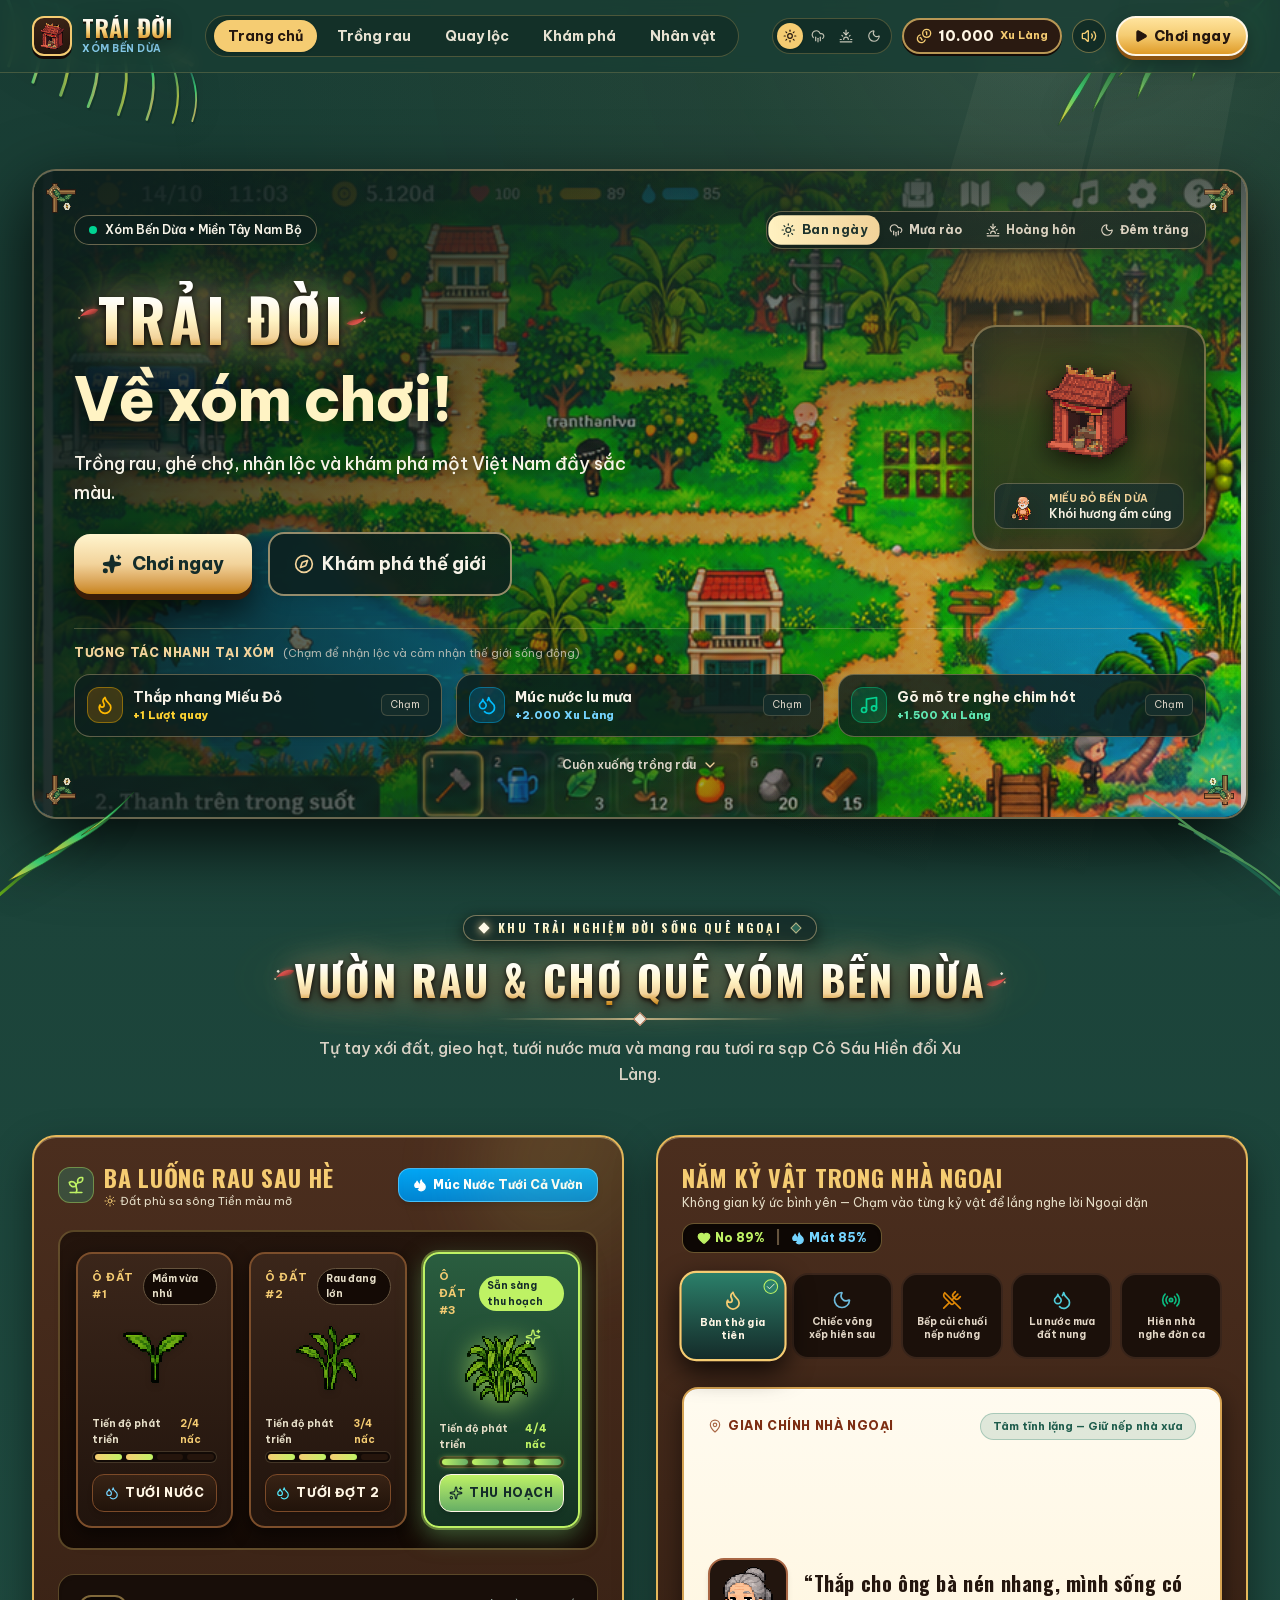
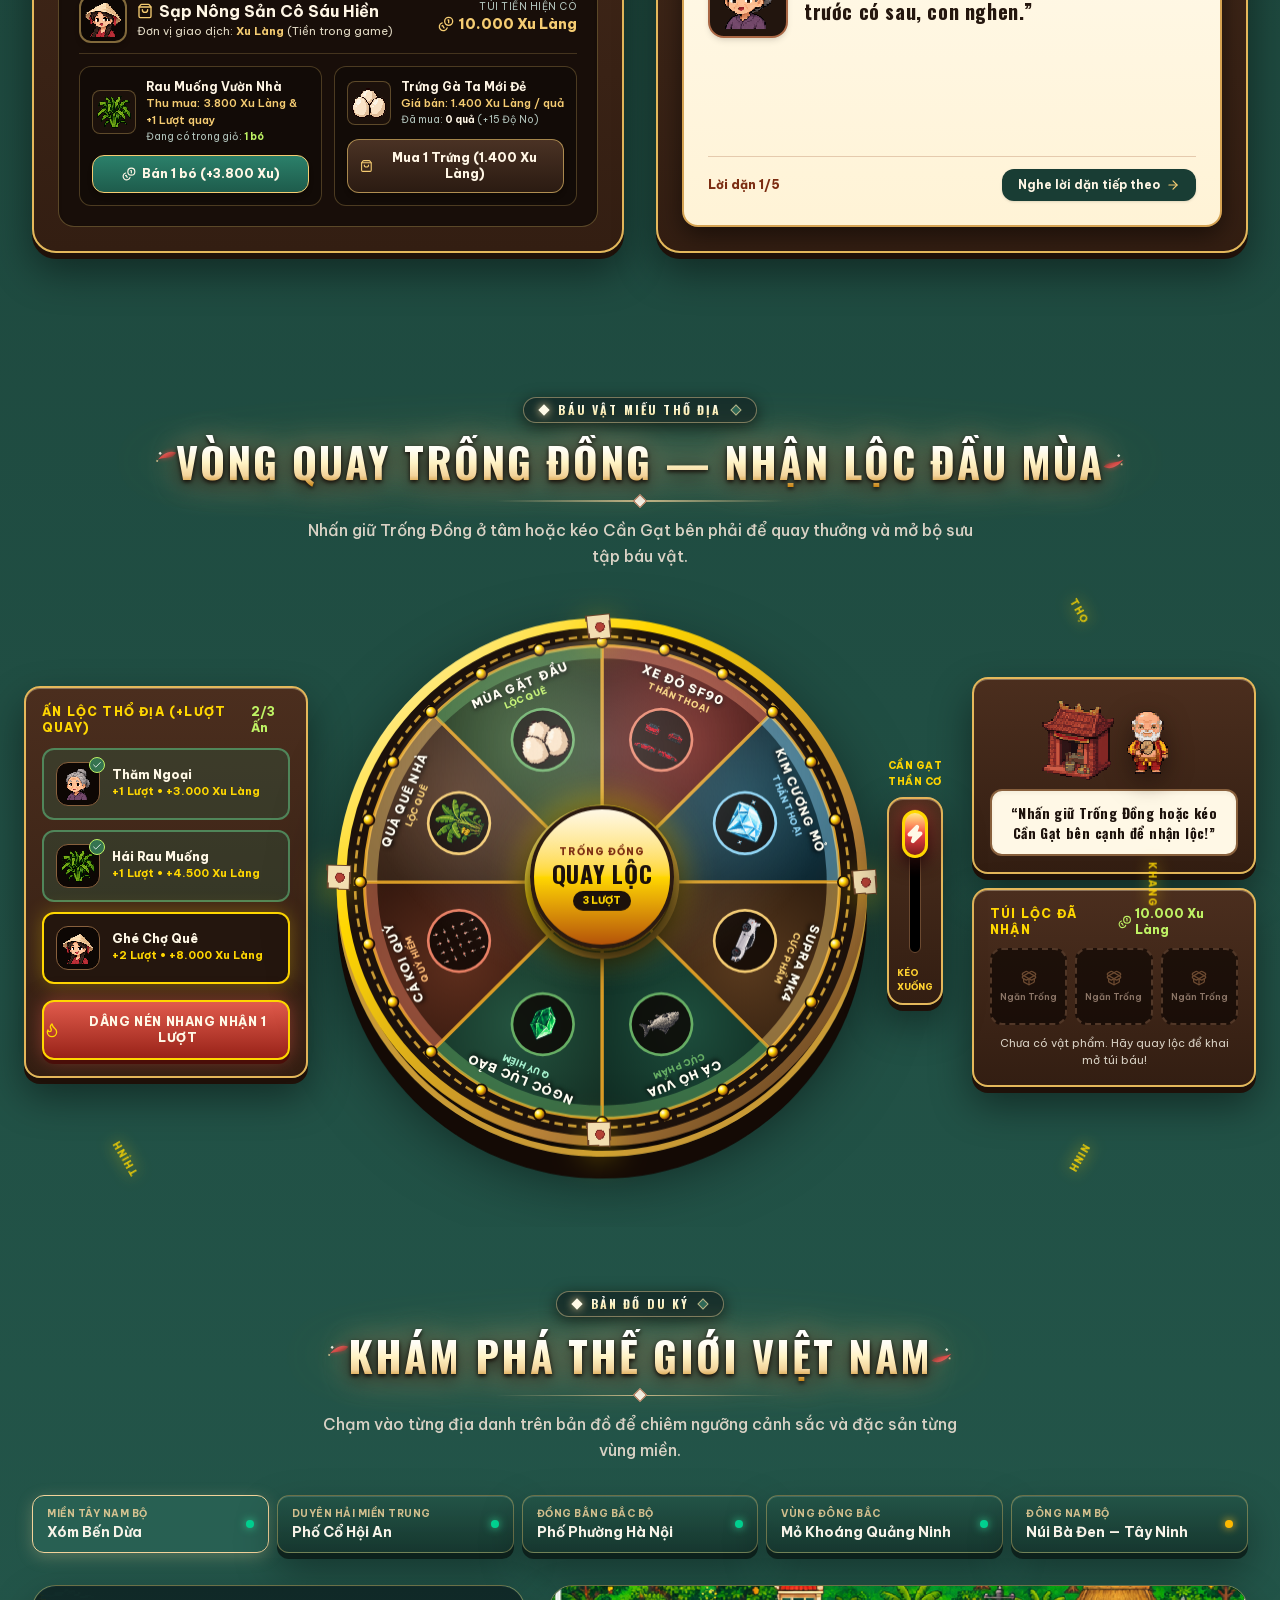
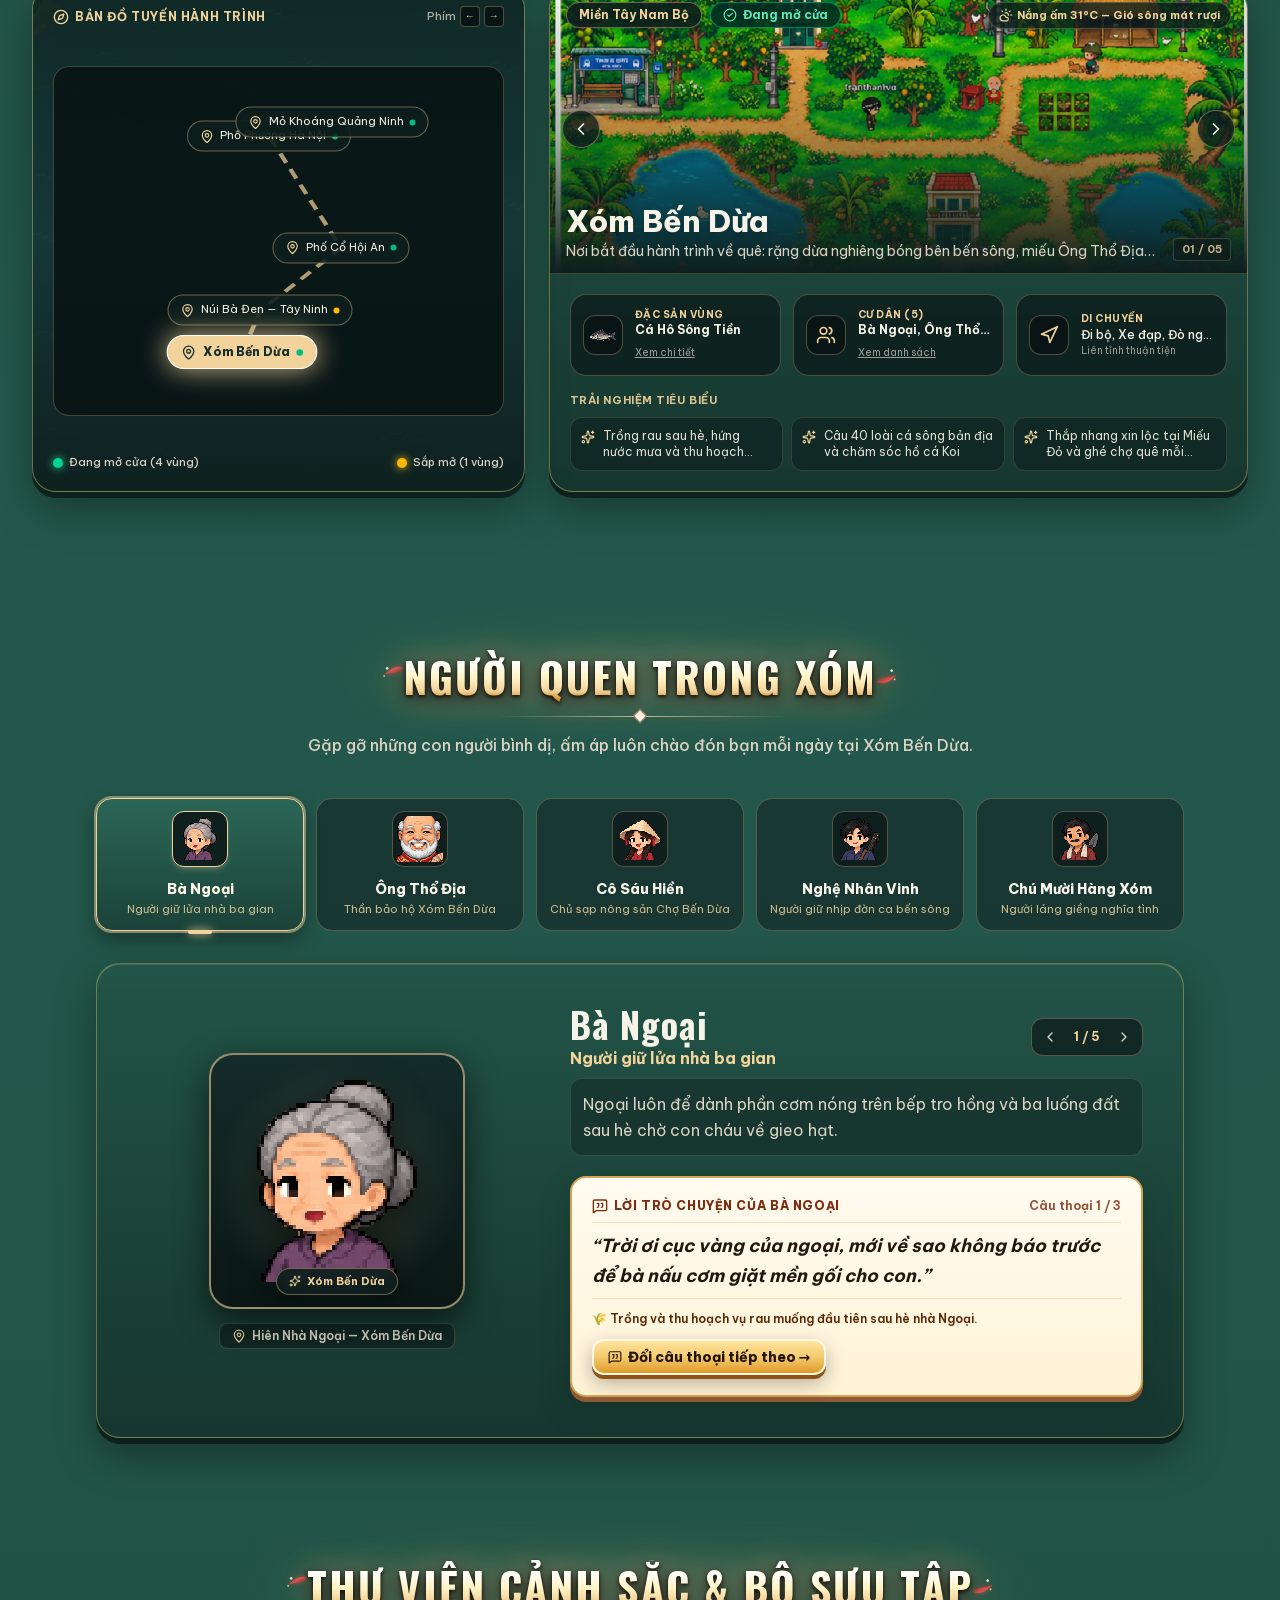
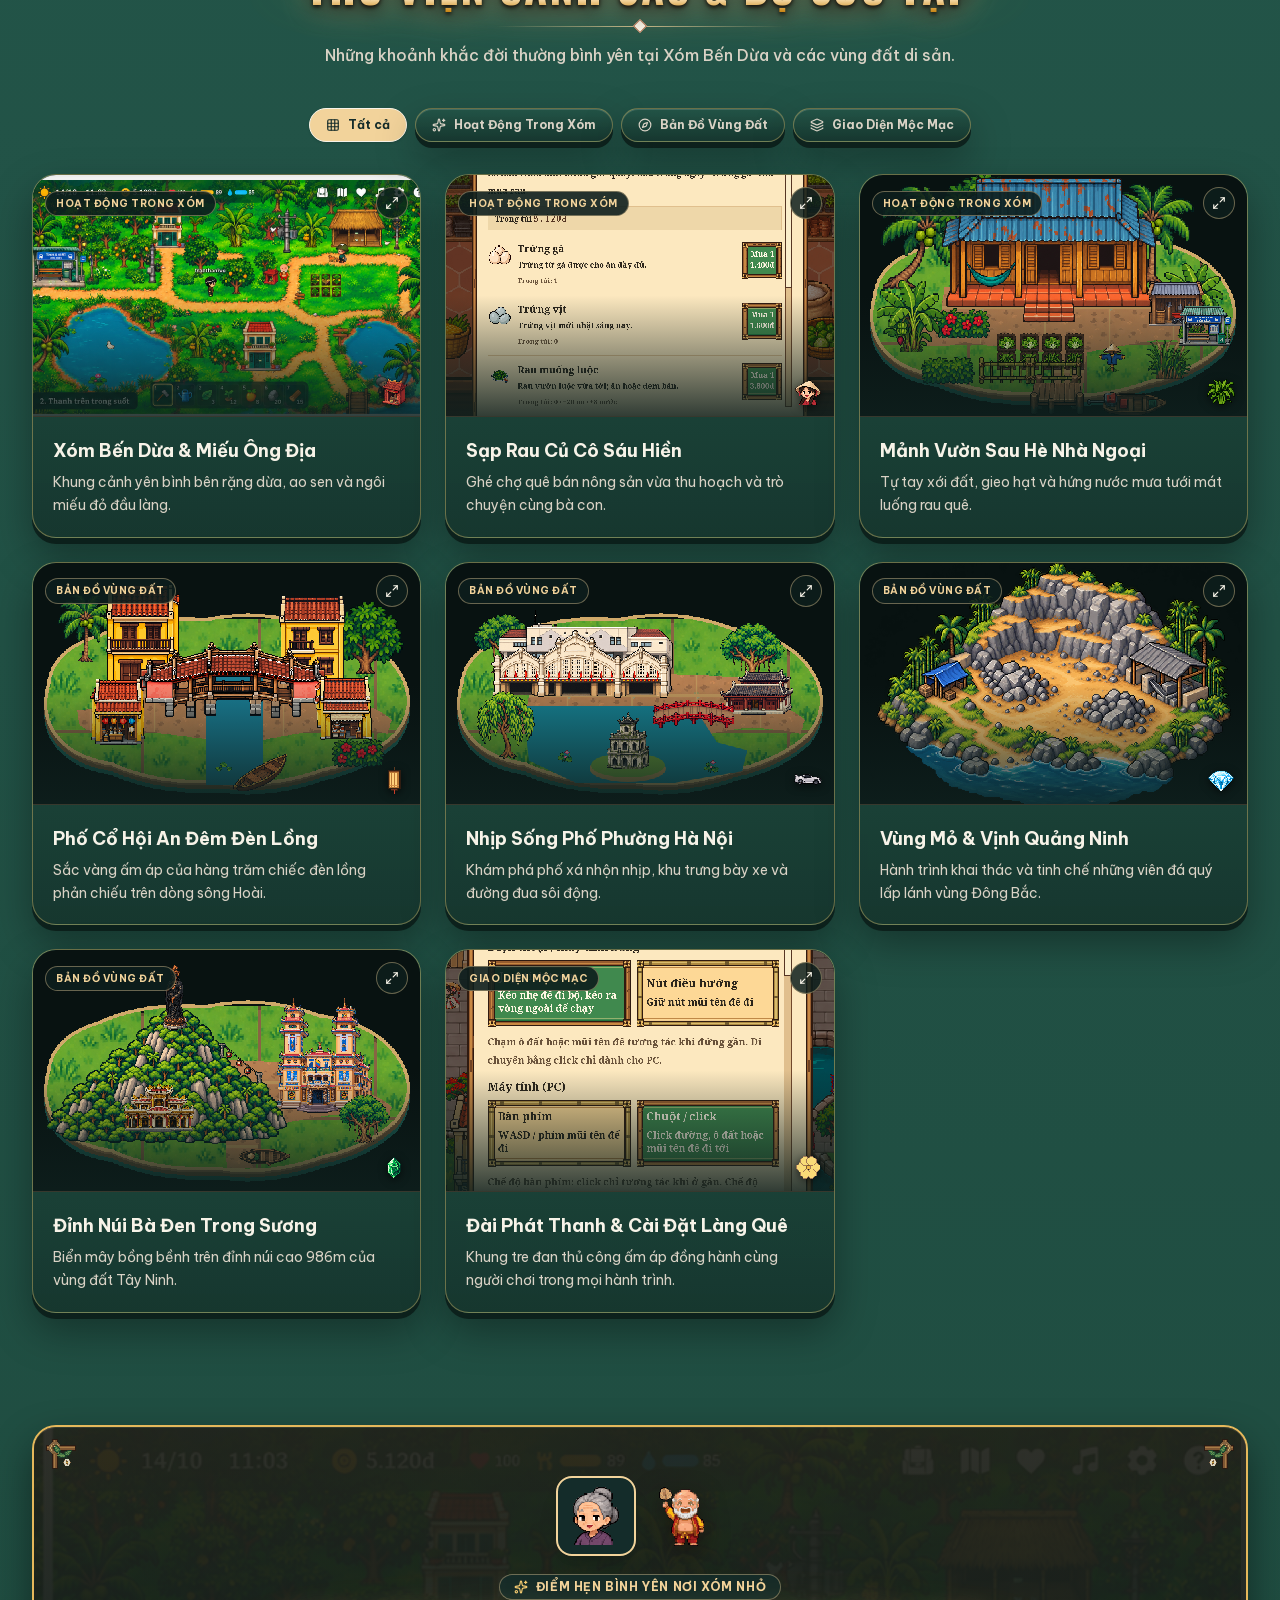
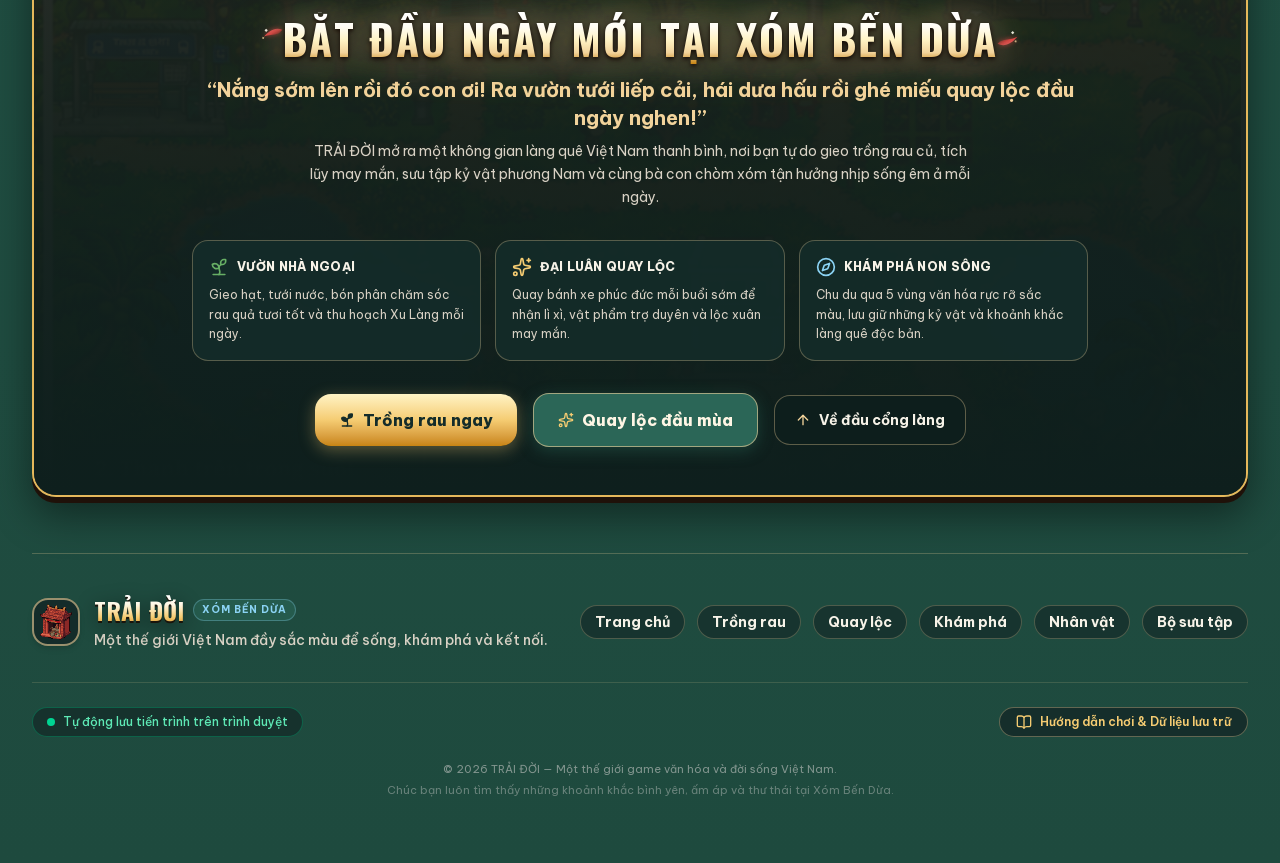
<file: index.html>
<!DOCTYPE html><html lang="vi" class="wkve3G_variable i3HB7a_variable eXFYKW_variable"><head><meta charSet="utf-8"/><meta name="viewport" content="width=device-width, initial-scale=1, maximum-scale=5"/><link rel="preload" href="/_next/static/media/374a88ea0960b3d4-s.p.2fz20jxmyia8o.woff2" as="font" crossorigin="" type="font/woff2"/><link rel="preload" href="/_next/static/media/3c285486269019b7-s.p.2g-0we2o5_ngd.woff2" as="font" crossorigin="" type="font/woff2"/><link rel="preload" href="/_next/static/media/3eca85881bcfa204-s.p.0unco9n87mni8.woff2" as="font" crossorigin="" type="font/woff2"/><link rel="preload" href="/_next/static/media/53e45098eac42afb-s.p.1uklb5el4zgvl.woff2" as="font" crossorigin="" type="font/woff2"/><link rel="preload" href="/_next/static/media/625a092f804baad3-s.p.1zvg0ggiaivzo.woff2" as="font" crossorigin="" type="font/woff2"/><link rel="preload" href="/_next/static/media/6ad1cda2f16975ee-s.p.2j22bd4n1tlhh.woff2" as="font" crossorigin="" type="font/woff2"/><link rel="preload" href="/_next/static/media/6f42e0a3b0519c4d-s.p.13y-iz2lazqtb.woff2" as="font" crossorigin="" type="font/woff2"/><link rel="preload" href="/_next/static/media/891a32df73aa4402-s.p.3jgirgqxkqq7r.woff2" as="font" crossorigin="" type="font/woff2"/><link rel="preload" href="/_next/static/media/8f46d218c8f79e34-s.p.2wu4yy186g04j.woff2" as="font" crossorigin="" type="font/woff2"/><link rel="preload" href="/_next/static/media/8ffc259da9d23054-s.p.10uaeld2xxvpt.woff2" as="font" crossorigin="" type="font/woff2"/><link rel="preload" href="/_next/static/media/a3bcb02a0e9e5d11-s.p.25pbmqxk8u2s7.woff2" as="font" crossorigin="" type="font/woff2"/><link rel="preload" href="/_next/static/media/a4f4f75ad654963f-s.p.1hvvd1t-trplq.woff2" as="font" crossorigin="" type="font/woff2"/><link rel="preload" href="/_next/static/media/c5ac7bd8b2d9fce6-s.p.17ncvpysp7y4m.woff2" as="font" crossorigin="" type="font/woff2"/><link rel="preload" href="/_next/static/media/dc0c65e819e3bb6c-s.p.1d4mg4yt567i3.woff2" as="font" crossorigin="" type="font/woff2"/><link rel="preload" href="/_next/static/media/e9a8df42b0c6fb7a-s.p.2k0uebm9v9x1w.woff2" as="font" crossorigin="" type="font/woff2"/><link rel="preload" href="/_next/static/media/fcf129058e6e31f2-s.p.1ubek13yfcpkr.woff2" as="font" crossorigin="" type="font/woff2"/><link rel="preload" as="image" href="/game-assets/pixel/mieu.png"/><link rel="preload" as="image" href="/game-assets/ornaments/decor/corner-wood-tl.png"/><link rel="preload" as="image" href="/game-assets/ornaments/decor/corner-wood-tr.png"/><link rel="preload" as="image" href="/game-assets/ornaments/decor/corner-wood-bl.png"/><link rel="preload" as="image" href="/game-assets/ornaments/decor/corner-wood-br.png"/><link rel="preload" as="image" href="/game-assets/screenshots/world-thodia.png"/><link rel="preload" as="image" href="/game-assets/pixel/tho-dia-mieu__emit.png"/><link rel="preload" as="image" href="/game-assets/pixel/muong-1.png"/><link rel="preload" as="image" href="/game-assets/pixel/muong-2.png"/><link rel="preload" as="image" href="/game-assets/pixel/muong-3.png"/><link rel="stylesheet" href="/_next/static/chunks/1fw0vss0042_g.css" data-precedence="next"/><link rel="stylesheet" href="/_next/static/chunks/2w0bp8qsvhvc5.css" data-precedence="next"/><link rel="preload" as="script" fetchPriority="low" href="/_next/static/chunks/3cfn99dbrcvvp.js"/><script src="/_next/static/chunks/0l3rpo0x920f2.js" async=""></script><script src="/_next/static/chunks/3dmm3v_fq28gc.js" async=""></script><script src="/_next/static/chunks/turbopack-3-ry682tkyiqk.js" async=""></script><script src="/_next/static/chunks/42onvq6nokjl2.js" async=""></script><script src="/_next/static/chunks/0wtv5clhk_hhr.js" async=""></script><link rel="preload" as="image" href="/game-assets/pixel/portrait-vendor-talk.png"/><link rel="preload" as="image" href="/game-assets/pixel/eggs.png"/><link rel="preload" as="image" href="/game-assets/pixel/portrait-grandma-talk.png"/><link rel="preload" as="image" href="/game-assets/pixel/portrait-grandma.png"/><link rel="preload" as="image" href="/game-assets/pixel/portrait-vendor.png"/><link rel="preload" as="image" href="/game-assets/ornaments/decor/paper-seal.png"/><link rel="preload" as="image" href="/game-assets/travel/travel-bg.png"/><link rel="preload" as="image" href="/game-assets/fish/ca-ho.png"/><link rel="preload" as="image" href="/game-assets/pixel/portrait-tho-dia.png"/><link rel="preload" as="image" href="/game-assets/pixel/portrait-npc-vinh.png"/><link rel="preload" as="image" href="/game-assets/pixel/portrait-npc-dung.png"/><link rel="preload" as="image" href="/game-assets/ornaments/decor/lantern.png"/><link rel="preload" as="image" href="/game-assets/vehicles/supra-icon.png"/><link rel="preload" as="image" href="/game-assets/mining/giant-diamond.png"/><link rel="preload" as="image" href="/game-assets/mining/emerald.png"/><link rel="preload" as="image" href="/game-assets/ornaments/decor/flower-gold.png"/><meta name="theme-color" content="#193D34"/><meta name="color-scheme" content="dark"/><title>TRẢI ĐỜI — Về Xóm Chơi! | Game Đời Sống &amp; Khám Phá Việt Nam</title><meta name="description" content="Trở về Xóm Bến Dừa yên bình miền Tây sông nước. Trải nghiệm đời sống nông thôn bình dị, chăm sóc mảnh vườn rau củ, quay lộc đầu mùa, chuyện trò cùng Bà Ngoại &amp; Ông Thổ Địa, và tự do khám phá 5 vùng đất kỳ thú của Việt Nam."/><meta name="author" content="TRẢI ĐỜI Team"/><meta name="keywords" content="Trải Đời,Game Trải Đời,Về Xóm Chơi,Xóm Bến Dừa,Game Việt Nam,Game Nông Trại Việt Nam,Cozy Life Sim,Khám Phá Việt Nam,Bà Ngoại,Ông Thổ Địa,Trò Chơi Dân Gian"/><meta name="creator" content="TRẢI ĐỜI Team"/><meta name="publisher" content="TRẢI ĐỜI Studio"/><meta name="robots" content="index, follow"/><link rel="canonical" href="https://nolyminhdz-dev.github.io"/><meta property="og:title" content="TRẢI ĐỜI — Về Xóm Chơi! | Game Đời Sống &amp; Khám Phá Việt Nam"/><meta property="og:description" content="Trở về Xóm Bến Dừa yên bình miền Tây sông nước. Trải nghiệm đời sống nông thôn bình dị, chăm sóc mảnh vườn rau củ, quay lộc đầu mùa, chuyện trò cùng Bà Ngoại &amp; Ông Thổ Địa, và tự do khám phá 5 vùng đất kỳ thú của Việt Nam."/><meta property="og:url" content="https://nolyminhdz-dev.github.io"/><meta property="og:site_name" content="TRẢI ĐỜI"/><meta property="og:locale" content="vi_VN"/><meta property="og:image" content="https://nolyminhdz-dev.github.io/game-assets/screenshots/world-thodia.png"/><meta property="og:image:width" content="1212"/><meta property="og:image:height" content="702"/><meta property="og:image:alt" content="TRẢI ĐỜI — Toàn cảnh Xóm Bến Dừa &amp; Miếu Ông Thổ Địa"/><meta property="og:type" content="website"/><meta name="twitter:card" content="summary_large_image"/><meta name="twitter:title" content="TRẢI ĐỜI — Về Xóm Chơi! | Game Đời Sống &amp; Khám Phá Việt Nam"/><meta name="twitter:description" content="Trở về Xóm Bến Dừa yên bình miền Tây sông nước. Trải nghiệm đời sống nông thôn bình dị, chăm sóc mảnh vườn rau củ, quay lộc đầu mùa, chuyện trò cùng Bà Ngoại &amp; Ông Thổ Địa, và tự do khám phá 5 vùng đất kỳ thú của Việt Nam."/><meta name="twitter:image" content="https://nolyminhdz-dev.github.io/game-assets/screenshots/world-thodia.png"/><link rel="icon" href="/favicon.ico?favicon.117ezoe8m31dk.ico" sizes="48x48" type="image/x-icon"/><meta name="next-size-adjust" content=""/><script src="/_next/static/chunks/0cz1d0mv5g_q7.js" noModule=""></script></head><body class="antialiased selection:bg-[#F5CC72] selection:text-[#193D34]"><div hidden=""><!--$--><!--/$--></div><div class="min-h-screen relative transition-colors duration-1000 overflow-x-hidden bg-gradient-to-b from-[#193D34] via-[#24584C] to-[#1E4A3E]"><canvas aria-hidden="true" class="fixed inset-0 pointer-events-none z-20"></canvas><aside aria-hidden="true" style="filter:brightness(1.05) saturate(1.1) drop-shadow(0 6px 16px rgba(10,32,24,0.35))" class="fixed inset-0 pointer-events-none z-30 overflow-hidden select-none transition-all duration-700 opacity-80"><style>
        @keyframes foliageSwayLeft {
          0%, 100% { transform: rotate(0deg) scale(1); }
          50% { transform: rotate(1.4deg) scale(1.01); }
        }
        @keyframes foliageSwayRight {
          0%, 100% { transform: rotate(0deg) scale(1); }
          50% { transform: rotate(-1.3deg) scale(1.01); }
        }
        .anim-foliage-left {
          transform-origin: top left;
          animation: foliageSwayLeft 9s ease-in-out infinite;
        }
        .anim-foliage-right {
          transform-origin: top right;
          animation: foliageSwayRight 8.5s ease-in-out infinite;
        }
        @media (prefers-reduced-motion: reduce) {
          .anim-foliage-left,
          .anim-foliage-right {
            animation: none !important;
          }
        }
      </style><div class="absolute -top-3 -left-3 sm:-top-5 sm:-left-5 lg:-top-8 lg:-left-8 w-[110px] h-[95px] sm:w-[170px] sm:h-[145px] lg:w-[260px] lg:h-[225px] 2xl:w-[290px] 2xl:h-[250px] pointer-events-none anim-foliage-left"><svg viewBox="0 0 320 260" class="w-full h-full overflow-visible pointer-events-none"><defs><linearGradient id="palmStemGrad" x1="0%" y1="0%" x2="100%" y2="80%"><stop offset="0%" stop-color="#12382B"></stop><stop offset="45%" stop-color="#1E5C47"></stop><stop offset="85%" stop-color="#3B8A6E"></stop><stop offset="100%" stop-color="#F5CC72" stop-opacity="0.85"></stop></linearGradient><linearGradient id="palmLeafGrad" x1="0%" y1="0%" x2="70%" y2="100%"><stop offset="0%" stop-color="#1B4D3E"></stop><stop offset="35%" stop-color="#2E7D63"></stop><stop offset="75%" stop-color="#4ADE80"></stop><stop offset="100%" stop-color="#F5CC72" stop-opacity="0.9"></stop></linearGradient><linearGradient id="palmHighlightGrad" x1="0%" y1="0%" x2="100%" y2="100%"><stop offset="0%" stop-color="#22604E"></stop><stop offset="60%" stop-color="#67AF65"></stop><stop offset="100%" stop-color="#FDE047"></stop></linearGradient></defs><g><path d="M -15,10 Q 120,28 275,110" fill="none" stroke="url(#palmStemGrad)" stroke-width="5.5" stroke-linecap="round"></path><g><path d="M 20,18 Q 36,54 22,90" fill="none" stroke="#0C251C" stroke-width="4.6" stroke-linecap="round" opacity="0.38" transform="translate(1.5, 2.5)"></path><path d="M 20,18 Q 36,54 22,90" fill="none" stroke="url(#palmLeafGrad)" stroke-width="3.4" stroke-linecap="round"></path></g><g><path d="M 45,22 Q 68,64 50,112" fill="none" stroke="#0C251C" stroke-width="4.8" stroke-linecap="round" opacity="0.38" transform="translate(1.5, 2.5)"></path><path d="M 45,22 Q 68,64 50,112" fill="none" stroke="url(#palmHighlightGrad)" stroke-width="3.6" stroke-linecap="round"></path></g><g><path d="M 75,28 Q 102,74 80,132" fill="none" stroke="#0C251C" stroke-width="5" stroke-linecap="round" opacity="0.38" transform="translate(1.5, 2.5)"></path><path d="M 75,28 Q 102,74 80,132" fill="none" stroke="url(#palmLeafGrad)" stroke-width="3.8" stroke-linecap="round"></path></g><g><path d="M 108,36 Q 138,88 114,148" fill="none" stroke="#0C251C" stroke-width="5.1" stroke-linecap="round" opacity="0.38" transform="translate(1.5, 2.5)"></path><path d="M 108,36 Q 138,88 114,148" fill="none" stroke="url(#palmHighlightGrad)" stroke-width="3.9" stroke-linecap="round"></path></g><g><path d="M 142,47 Q 174,102 148,162" fill="none" stroke="#0C251C" stroke-width="4.9" stroke-linecap="round" opacity="0.38" transform="translate(1.5, 2.5)"></path><path d="M 142,47 Q 174,102 148,162" fill="none" stroke="url(#palmLeafGrad)" stroke-width="3.7" stroke-linecap="round"></path></g><g><path d="M 178,61 Q 208,114 185,172" fill="none" stroke="#0C251C" stroke-width="4.6" stroke-linecap="round" opacity="0.38" transform="translate(1.5, 2.5)"></path><path d="M 178,61 Q 208,114 185,172" fill="none" stroke="url(#palmHighlightGrad)" stroke-width="3.4" stroke-linecap="round"></path></g><g><path d="M 212,77 Q 240,126 220,178" fill="none" stroke="#0C251C" stroke-width="4.3" stroke-linecap="round" opacity="0.38" transform="translate(1.5, 2.5)"></path><path d="M 212,77 Q 240,126 220,178" fill="none" stroke="url(#palmLeafGrad)" stroke-width="3.1" stroke-linecap="round"></path></g><g><path d="M 244,95 Q 268,138 252,182" fill="none" stroke="#0C251C" stroke-width="3.9000000000000004" stroke-linecap="round" opacity="0.38" transform="translate(1.5, 2.5)"></path><path d="M 244,95 Q 268,138 252,182" fill="none" stroke="url(#palmHighlightGrad)" stroke-width="2.7" stroke-linecap="round"></path></g><g><path d="M 270,110 Q 288,146 276,180" fill="none" stroke="#0C251C" stroke-width="3.4000000000000004" stroke-linecap="round" opacity="0.38" transform="translate(1.5, 2.5)"></path><path d="M 270,110 Q 288,146 276,180" fill="none" stroke="url(#palmLeafGrad)" stroke-width="2.2" stroke-linecap="round"></path></g></g></svg></div><div class="absolute -top-3 -right-3 sm:-top-5 sm:-right-5 lg:-top-8 lg:-right-8 w-[110px] h-[95px] sm:w-[170px] sm:h-[145px] lg:w-[260px] lg:h-[225px] 2xl:w-[290px] 2xl:h-[250px] pointer-events-none anim-foliage-right"><svg viewBox="0 0 320 260" class="w-full h-full overflow-visible pointer-events-none"><defs><linearGradient id="bambooCaneGrad" x1="100%" y1="0%" x2="0%" y2="80%"><stop offset="0%" stop-color="#1E441E"></stop><stop offset="50%" stop-color="#3F7528"></stop><stop offset="85%" stop-color="#84CC16"></stop><stop offset="100%" stop-color="#F5CC72"></stop></linearGradient><linearGradient id="bambooLeafGrad" x1="100%" y1="0%" x2="0%" y2="100%"><stop offset="0%" stop-color="#1D4A27"></stop><stop offset="40%" stop-color="#2E7D44"></stop><stop offset="80%" stop-color="#67AF65"></stop><stop offset="100%" stop-color="#BEF264"></stop></linearGradient><linearGradient id="bambooLeafHighlight" x1="100%" y1="0%" x2="20%" y2="100%"><stop offset="0%" stop-color="#2F6E36"></stop><stop offset="55%" stop-color="#4ADE80"></stop><stop offset="100%" stop-color="#FDE047"></stop></linearGradient></defs><g><path d="M 330,8 Q 190,32 55,108" fill="none" stroke="url(#bambooCaneGrad)" stroke-width="4.2" stroke-linecap="round"></path><ellipse cx="275" cy="19" rx="3.2" ry="5" transform="rotate(-22 275 19)" fill="#F5CC72" stroke="#1B4D20" stroke-width="1.2"></ellipse><ellipse cx="215" cy="36" rx="3.2" ry="5" transform="rotate(-22 215 36)" fill="#F5CC72" stroke="#1B4D20" stroke-width="1.2"></ellipse><ellipse cx="155" cy="59" rx="3.2" ry="5" transform="rotate(-22 155 59)" fill="#F5CC72" stroke="#1B4D20" stroke-width="1.2"></ellipse><ellipse cx="100" cy="84" rx="3.2" ry="5" transform="rotate(-22 100 84)" fill="#F5CC72" stroke="#1B4D20" stroke-width="1.2"></ellipse><g><path d="M 270,22 Q 240,68 245,115 Q 262,75 270,22" fill="#0E2813" opacity="0.32" transform="translate(-1.5, 2)"></path><path d="M 270,22 Q 240,68 245,115 Q 262,75 270,22" fill="url(#bambooLeafGrad)" stroke="#1B4D20" stroke-width="0.8" stroke-linejoin="round"></path></g><g><path d="M 268,22 Q 225,58 210,98 Q 238,62 268,22" fill="#0E2813" opacity="0.32" transform="translate(-1.5, 2)"></path><path d="M 268,22 Q 225,58 210,98 Q 238,62 268,22" fill="url(#bambooLeafHighlight)" stroke="#1B4D20" stroke-width="0.8" stroke-linejoin="round"></path></g><g><path d="M 212,38 Q 178,82 172,130 Q 195,88 212,38" fill="#0E2813" opacity="0.32" transform="translate(-1.5, 2)"></path><path d="M 212,38 Q 178,82 172,130 Q 195,88 212,38" fill="url(#bambooLeafGrad)" stroke="#1B4D20" stroke-width="0.8" stroke-linejoin="round"></path></g><g><path d="M 210,38 Q 165,65 142,110 Q 175,70 210,38" fill="#0E2813" opacity="0.32" transform="translate(-1.5, 2)"></path><path d="M 210,38 Q 165,65 142,110 Q 175,70 210,38" fill="url(#bambooLeafHighlight)" stroke="#1B4D20" stroke-width="0.8" stroke-linejoin="round"></path></g><g><path d="M 152,62 Q 115,102 105,152 Q 132,106 152,62" fill="#0E2813" opacity="0.32" transform="translate(-1.5, 2)"></path><path d="M 152,62 Q 115,102 105,152 Q 132,106 152,62" fill="url(#bambooLeafGrad)" stroke="#1B4D20" stroke-width="0.8" stroke-linejoin="round"></path></g><g><path d="M 150,62 Q 105,82 82,126 Q 118,88 150,62" fill="#0E2813" opacity="0.32" transform="translate(-1.5, 2)"></path><path d="M 150,62 Q 105,82 82,126 Q 118,88 150,62" fill="url(#bambooLeafHighlight)" stroke="#1B4D20" stroke-width="0.8" stroke-linejoin="round"></path></g><g><path d="M 98,86 Q 64,124 50,168 Q 78,126 98,86" fill="#0E2813" opacity="0.32" transform="translate(-1.5, 2)"></path><path d="M 98,86 Q 64,124 50,168 Q 78,126 98,86" fill="url(#bambooLeafGrad)" stroke="#1B4D20" stroke-width="0.8" stroke-linejoin="round"></path></g><g><path d="M 55,108 Q 24,142 8,185 Q 38,144 55,108" fill="#0E2813" opacity="0.32" transform="translate(-1.5, 2)"></path><path d="M 55,108 Q 24,142 8,185 Q 38,144 55,108" fill="url(#bambooLeafHighlight)" stroke="#1B4D20" stroke-width="0.8" stroke-linejoin="round"></path></g></g></svg></div><div class="absolute -bottom-3 -left-3 sm:-bottom-4 sm:-left-4 lg:-bottom-6 lg:-left-6 w-[80px] h-[75px] sm:w-[125px] sm:h-[115px] lg:w-[165px] lg:h-[150px] pointer-events-none anim-foliage-left"><svg viewBox="0 0 180 160" class="w-full h-full overflow-visible pointer-events-none"><g><path d="M -10,165 Q 40,110 115,65" fill="none" stroke="url(#bambooCaneGrad)" stroke-width="3.2" stroke-linecap="round"></path><path d="M 35,115 Q 70,82 105,75 Q 75,98 35,115" fill="url(#bambooLeafHighlight)" stroke="#1B4D20" stroke-width="0.7"></path><path d="M 75,88 Q 115,55 148,45 Q 118,72 75,88" fill="url(#bambooLeafHighlight)" stroke="#1B4D20" stroke-width="0.7"></path><path d="M 115,65 Q 155,36 172,18 Q 148,48 115,65" fill="url(#bambooLeafHighlight)" stroke="#1B4D20" stroke-width="0.7"></path></g></svg></div><div class="absolute -bottom-3 -right-3 sm:-bottom-4 sm:-right-4 lg:-bottom-6 lg:-right-6 w-[85px] h-[80px] sm:w-[130px] sm:h-[120px] lg:w-[170px] lg:h-[155px] pointer-events-none anim-foliage-right"><svg viewBox="0 0 180 160" class="w-full h-full overflow-visible pointer-events-none"><g transform="scale(-1, 1) translate(-180, 0)"><path d="M -10,165 Q 40,110 115,65" fill="none" stroke="url(#palmStemGrad)" stroke-width="3.4" stroke-linecap="round"></path><path d="M 25,125 Q 58,95 88,85" fill="none" stroke="url(#palmHighlightGrad)" stroke-width="2.4" stroke-linecap="round"></path><path d="M 65,95 Q 102,68 132,56" fill="none" stroke="url(#palmHighlightGrad)" stroke-width="2.4" stroke-linecap="round"></path><path d="M 105,72 Q 142,42 168,26" fill="none" stroke="url(#palmHighlightGrad)" stroke-width="2.4" stroke-linecap="round"></path></g></svg></div></aside><header class="sticky top-0 z-50 w-full transition-all duration-300 select-none bg-[#193D34]/82 backdrop-blur-sm border-b border-[#F5CC72]/20"><div class="max-w-7xl mx-auto px-3 sm:px-6 lg:px-8 h-[72px] flex items-center justify-between gap-3"><a href="#trang-chu" class="flex items-center gap-2.5 group shrink-0" aria-label="TRẢI ĐỜI — Về trang chủ"><div class="w-10 h-10 rounded-xl bg-gradient-to-b from-[#3A2316] to-[#24160E] border-2 border-[#F5CC72] flex items-center justify-center shadow-[0_3px_0_#140B06] group-hover:scale-105 transition-transform"><img src="/game-assets/pixel/mieu.png" alt="" class="w-7 h-7 object-contain pixelated"/></div><div class="flex flex-col"><span class="font-wood text-xl sm:text-2xl tracking-wider text-wood-gold leading-none">TRẢI ĐỜI</span><span class="text-[10px] font-bold tracking-wider uppercase text-[#8BD3F4] mt-0.5">Xóm Bến Dừa</span></div></a><nav aria-label="Điều hướng chính" class="hidden md:flex items-center gap-1 lg:gap-1.5 bg-[#122D26]/80 border border-[#F5CC72]/25 rounded-full px-2 py-1"><a href="#trang-chu" class="px-3.5 py-1.5 rounded-full text-xs lg:text-sm font-bold transition-all bg-[#F5CC72] text-[#24160E] shadow-sm">Trang chủ</a><a href="#trong-rau" class="px-3.5 py-1.5 rounded-full text-xs lg:text-sm font-bold transition-all text-[#FFF6E5]/90 hover:text-[#F5CC72] hover:bg-white/5">Trồng rau</a><a href="#quay-loc" class="px-3.5 py-1.5 rounded-full text-xs lg:text-sm font-bold transition-all text-[#FFF6E5]/90 hover:text-[#F5CC72] hover:bg-white/5">Quay lộc</a><a href="#kham-pha" class="px-3.5 py-1.5 rounded-full text-xs lg:text-sm font-bold transition-all text-[#FFF6E5]/90 hover:text-[#F5CC72] hover:bg-white/5">Khám phá</a><a href="#nhan-vat" class="px-3.5 py-1.5 rounded-full text-xs lg:text-sm font-bold transition-all text-[#FFF6E5]/90 hover:text-[#F5CC72] hover:bg-white/5">Nhân vật</a></nav><div class="flex items-center gap-2 sm:gap-2.5"><div role="group" aria-label="Thời gian trong xóm" class="hidden xl:flex items-center bg-[#122D26]/90 border border-[#F5CC72]/25 rounded-full p-1 gap-0.5"><button type="button" title="Ban ngày" aria-label="Ban ngày" aria-pressed="true" class="p-1.5 rounded-full transition-all cursor-pointer bg-[#F5CC72] text-[#24160E] shadow-sm"><svg xmlns="http://www.w3.org/2000/svg" width="24" height="24" viewBox="0 0 24 24" fill="none" stroke="currentColor" stroke-width="2" stroke-linecap="round" stroke-linejoin="round" class="lucide lucide-sun w-3.5 h-3.5" aria-hidden="true"><circle cx="12" cy="12" r="4"></circle><path d="M12 2v2"></path><path d="M12 20v2"></path><path d="m4.93 4.93 1.41 1.41"></path><path d="m17.66 17.66 1.41 1.41"></path><path d="M2 12h2"></path><path d="M20 12h2"></path><path d="m6.34 17.66-1.41 1.41"></path><path d="m19.07 4.93-1.41 1.41"></path></svg></button><button type="button" title="Mưa rào" aria-label="Mưa rào" aria-pressed="false" class="p-1.5 rounded-full transition-all cursor-pointer text-[#FFF6E5]/75 hover:text-[#FFF6E5]"><svg xmlns="http://www.w3.org/2000/svg" width="24" height="24" viewBox="0 0 24 24" fill="none" stroke="currentColor" stroke-width="2" stroke-linecap="round" stroke-linejoin="round" class="lucide lucide-cloud-rain w-3.5 h-3.5" aria-hidden="true"><path d="M4 14.899A7 7 0 1 1 15.71 8h1.79a4.5 4.5 0 0 1 2.5 8.242"></path><path d="M16 14v6"></path><path d="M8 14v6"></path><path d="M12 16v6"></path></svg></button><button type="button" title="Hoàng hôn" aria-label="Hoàng hôn" aria-pressed="false" class="p-1.5 rounded-full transition-all cursor-pointer text-[#FFF6E5]/75 hover:text-[#FFF6E5]"><svg xmlns="http://www.w3.org/2000/svg" width="24" height="24" viewBox="0 0 24 24" fill="none" stroke="currentColor" stroke-width="2" stroke-linecap="round" stroke-linejoin="round" class="lucide lucide-sunset w-3.5 h-3.5" aria-hidden="true"><path d="M12 10V2"></path><path d="m4.93 10.93 1.41 1.41"></path><path d="M2 18h2"></path><path d="M20 18h2"></path><path d="m19.07 10.93-1.41 1.41"></path><path d="M22 22H2"></path><path d="m16 6-4 4-4-4"></path><path d="M16 18a4 4 0 0 0-8 0"></path></svg></button><button type="button" title="Đêm trăng" aria-label="Đêm trăng" aria-pressed="false" class="p-1.5 rounded-full transition-all cursor-pointer text-[#FFF6E5]/75 hover:text-[#FFF6E5]"><svg xmlns="http://www.w3.org/2000/svg" width="24" height="24" viewBox="0 0 24 24" fill="none" stroke="currentColor" stroke-width="2" stroke-linecap="round" stroke-linejoin="round" class="lucide lucide-moon w-3.5 h-3.5" aria-hidden="true"><path d="M20.985 12.486a9 9 0 1 1-9.473-9.472c.405-.022.617.46.402.803a6 6 0 0 0 8.268 8.268c.344-.215.825-.004.803.401"></path></svg></button></div><a href="#trong-rau" title="Số dư Xu Làng của bạn" class="flex items-center gap-1.5 bg-[#2A1A11] border-2 border-[#F5CC72]/70 rounded-full px-3 py-1.5 shadow-[0_2px_0_#140B06] hover:border-[#F5CC72] transition-colors"><svg xmlns="http://www.w3.org/2000/svg" width="24" height="24" viewBox="0 0 24 24" fill="none" stroke="currentColor" stroke-width="2" stroke-linecap="round" stroke-linejoin="round" class="lucide lucide-coins w-4 h-4 text-[#F5CC72] shrink-0" aria-hidden="true"><path d="M13.744 17.736a6 6 0 1 1-7.48-7.48"></path><path d="M15 6h1v4"></path><path d="m6.134 14.768.866-.5 2 3.464"></path><circle cx="16" cy="8" r="6"></circle></svg><span class="text-xs sm:text-sm font-extrabold text-[#FFF6E5] tabular-nums">10.000</span><span class="hidden sm:inline text-[11px] font-bold text-[#F5CC72]">Xu Làng</span></a><button type="button" aria-label="Tắt âm thanh" title="Tắt âm thanh" class="p-2 rounded-full border transition-colors cursor-pointer bg-[#122D26] border-[#F5CC72]/40 text-[#F5CC72] hover:bg-[#1E463B]"><svg xmlns="http://www.w3.org/2000/svg" width="24" height="24" viewBox="0 0 24 24" fill="none" stroke="currentColor" stroke-width="2" stroke-linecap="round" stroke-linejoin="round" class="lucide lucide-volume-2 w-4 h-4" aria-hidden="true"><path d="M11 4.702a.705.705 0 0 0-1.203-.498L6.413 7.587A1.4 1.4 0 0 1 5.416 8H3a1 1 0 0 0-1 1v6a1 1 0 0 0 1 1h2.416a1.4 1.4 0 0 1 .997.413l3.383 3.384A.705.705 0 0 0 11 19.298z"></path><path d="M16 9a5 5 0 0 1 0 6"></path><path d="M19.364 18.364a9 9 0 0 0 0-12.728"></path></svg></button><a href="#trong-rau" class="hidden sm:inline-flex items-center gap-1.5 px-4 py-2 rounded-full btn-game-primary font-extrabold text-xs lg:text-sm tracking-wide cursor-pointer"><svg xmlns="http://www.w3.org/2000/svg" width="24" height="24" viewBox="0 0 24 24" fill="none" stroke="currentColor" stroke-width="2" stroke-linecap="round" stroke-linejoin="round" class="lucide lucide-play w-3.5 h-3.5 fill-current" aria-hidden="true"><path d="M5 5a2 2 0 0 1 3.008-1.728l11.997 6.998a2 2 0 0 1 .003 3.458l-12 7A2 2 0 0 1 5 19z"></path></svg><span>Chơi ngay</span></a><button type="button" aria-expanded="false" aria-controls="mobile-game-menu" aria-label="Mở menu" class="md:hidden p-2 rounded-xl bg-[#122D26] border border-[#F5CC72]/45 text-[#FFF6E5] hover:border-[#F5CC72] cursor-pointer"><svg xmlns="http://www.w3.org/2000/svg" width="24" height="24" viewBox="0 0 24 24" fill="none" stroke="currentColor" stroke-width="2" stroke-linecap="round" stroke-linejoin="round" class="lucide lucide-menu w-5 h-5 text-[#F5CC72]" aria-hidden="true"><path d="M4 5h16"></path><path d="M4 12h16"></path><path d="M4 19h16"></path></svg></button></div></div></header><main class="relative z-10"><div id="trang-chu"><section id="trang-chu" aria-label="TRẢI ĐỜI - Về xóm chơi!" class="relative pt-20 sm:pt-24 pb-6 sm:pb-8 px-3 sm:px-6 lg:px-8 max-w-7xl mx-auto flex flex-col justify-start select-none"><span id="cong-lang" class="sr-only"></span><span id="the-living-world" class="sr-only"></span><div class="relative rounded-3xl overflow-hidden border-2 border-[#F2D39B]/40 shadow-[0_24px_70px_rgba(0,0,0,0.85)] bg-[#0E1F1D] flex flex-col justify-between p-5 sm:p-8 lg:p-10 min-h-[520px] sm:min-h-[560px]"><img src="/game-assets/ornaments/decor/corner-wood-tl.png" alt="" aria-hidden="true" class="absolute top-3 left-3 w-8 h-8 object-contain pixelated z-30 pointer-events-none opacity-85"/><img src="/game-assets/ornaments/decor/corner-wood-tr.png" alt="" aria-hidden="true" class="absolute top-3 right-3 w-8 h-8 object-contain pixelated z-30 pointer-events-none opacity-85"/><img src="/game-assets/ornaments/decor/corner-wood-bl.png" alt="" aria-hidden="true" class="absolute bottom-3 left-3 w-8 h-8 object-contain pixelated z-30 pointer-events-none opacity-85"/><img src="/game-assets/ornaments/decor/corner-wood-br.png" alt="" aria-hidden="true" class="absolute bottom-3 right-3 w-8 h-8 object-contain pixelated z-30 pointer-events-none opacity-85"/><div class="absolute inset-0 z-0 overflow-hidden bg-[#0E1F1D]"><img src="/game-assets/screenshots/world-thodia.png" alt="Khung cảnh Xóm Bến Dừa trong TRẢI ĐỜI" class="w-full h-full object-cover object-center pixelated transition-all duration-700 brightness-[1.04] saturate-[1.12]"/><div class="absolute inset-0 bg-gradient-to-t transition-colors duration-700 from-amber-950/20 via-transparent to-[#0E1F1D]/80"></div><div class="absolute inset-0 bg-gradient-to-r from-[#0E1F1D]/92 via-[#0E1F1D]/60 sm:via-[#0E1F1D]/35 to-transparent"></div></div><div class="relative z-20 flex flex-wrap items-center justify-between gap-3"><div class="inline-flex items-center gap-2 px-3.5 py-1.5 rounded-full bg-[#0E1F1D]/85 backdrop-blur-md border border-[#F2D39B]/40 text-xs font-semibold text-[#F7F3E8]"><span class="w-2 h-2 rounded-full bg-emerald-400 animate-ping"></span><span>Xóm Bến Dừa • Miền Tây Nam Bộ</span></div><div role="tablist" aria-label="Khung cảnh thời gian" class="inline-flex items-center p-1 rounded-2xl bg-[#0E1F1D]/90 backdrop-blur-md border border-[#F2D39B]/35 shadow-lg"><button role="tab" type="button" aria-selected="true" class="flex items-center gap-1.5 px-2.5 sm:px-3 py-1.5 rounded-xl text-xs font-bold transition-all cursor-pointer bg-gradient-to-r from-[#FFF3C4] to-[#F2D39B] text-[#142C2A] shadow-md scale-105"><svg xmlns="http://www.w3.org/2000/svg" width="24" height="24" viewBox="0 0 24 24" fill="none" stroke="currentColor" stroke-width="2" stroke-linecap="round" stroke-linejoin="round" class="lucide lucide-sun w-3.5 h-3.5" aria-hidden="true"><circle cx="12" cy="12" r="4"></circle><path d="M12 2v2"></path><path d="M12 20v2"></path><path d="m4.93 4.93 1.41 1.41"></path><path d="m17.66 17.66 1.41 1.41"></path><path d="M2 12h2"></path><path d="M20 12h2"></path><path d="m6.34 17.66-1.41 1.41"></path><path d="m19.07 4.93-1.41 1.41"></path></svg><span>Ban ngày</span></button><button role="tab" type="button" aria-selected="false" class="flex items-center gap-1.5 px-2.5 sm:px-3 py-1.5 rounded-xl text-xs font-bold transition-all cursor-pointer text-[#D9D2C5] hover:text-[#F2D39B] hover:bg-[#142C2A]/60"><svg xmlns="http://www.w3.org/2000/svg" width="24" height="24" viewBox="0 0 24 24" fill="none" stroke="currentColor" stroke-width="2" stroke-linecap="round" stroke-linejoin="round" class="lucide lucide-cloud-rain w-3.5 h-3.5" aria-hidden="true"><path d="M4 14.899A7 7 0 1 1 15.71 8h1.79a4.5 4.5 0 0 1 2.5 8.242"></path><path d="M16 14v6"></path><path d="M8 14v6"></path><path d="M12 16v6"></path></svg><span>Mưa rào</span></button><button role="tab" type="button" aria-selected="false" class="flex items-center gap-1.5 px-2.5 sm:px-3 py-1.5 rounded-xl text-xs font-bold transition-all cursor-pointer text-[#D9D2C5] hover:text-[#F2D39B] hover:bg-[#142C2A]/60"><svg xmlns="http://www.w3.org/2000/svg" width="24" height="24" viewBox="0 0 24 24" fill="none" stroke="currentColor" stroke-width="2" stroke-linecap="round" stroke-linejoin="round" class="lucide lucide-sunset w-3.5 h-3.5" aria-hidden="true"><path d="M12 10V2"></path><path d="m4.93 10.93 1.41 1.41"></path><path d="M2 18h2"></path><path d="M20 18h2"></path><path d="m19.07 10.93-1.41 1.41"></path><path d="M22 22H2"></path><path d="m16 6-4 4-4-4"></path><path d="M16 18a4 4 0 0 0-8 0"></path></svg><span>Hoàng hôn</span></button><button role="tab" type="button" aria-selected="false" class="flex items-center gap-1.5 px-2.5 sm:px-3 py-1.5 rounded-xl text-xs font-bold transition-all cursor-pointer text-[#D9D2C5] hover:text-[#F2D39B] hover:bg-[#142C2A]/60"><svg xmlns="http://www.w3.org/2000/svg" width="24" height="24" viewBox="0 0 24 24" fill="none" stroke="currentColor" stroke-width="2" stroke-linecap="round" stroke-linejoin="round" class="lucide lucide-moon w-3.5 h-3.5" aria-hidden="true"><path d="M20.985 12.486a9 9 0 1 1-9.473-9.472c.405-.022.617.46.402.803a6 6 0 0 0 8.268 8.268c.344-.215.825-.004.803.401"></path></svg><span>Đêm trăng</span></button></div></div><div class="relative z-20 my-auto py-6 sm:py-8 flex flex-col lg:flex-row items-center justify-between gap-6 lg:gap-8"><div class="max-w-xl text-left w-full"><div class="mb-2"><div class="relative inline-flex items-center justify-start text-left select-none group m-0 "><span aria-hidden="true" class="pointer-events-none absolute -inset-x-6 -inset-y-2 rounded-full opacity-70 blur-xl" style="background:radial-gradient(ellipse at center, rgba(242, 211, 155, 0.28) 0%, rgba(234, 179, 8, 0.1) 55%, transparent 80%)"></span><svg aria-hidden="true" viewBox="0 0 48 48" class="pointer-events-none w-5 h-5 sm:w-7 sm:h-7 -mr-0.5 sm:-mr-1 shrink-0 overflow-visible opacity-90"><path d="M42 10 C30 4, 18 12, 10 22 C18 18, 26 20, 36 16 Z" fill="url(#crimsonWispLeft)" style="filter:drop-shadow(0 0 5px rgba(239, 68, 68, 0.75))"></path><rect x="14" y="8" width="4" height="4" transform="rotate(45 14 8)" fill="#FFFDF0"></rect><rect x="8" y="22" width="3" height="3" transform="rotate(20 8 22)" fill="#F2D39B" opacity="0.9"></rect><defs><linearGradient id="crimsonWispLeft" x1="0%" y1="0%" x2="100%" y2="100%"><stop offset="0%" stop-color="#FF7878"></stop><stop offset="50%" stop-color="#EF4444"></stop><stop offset="100%" stop-color="#991B1B" stop-opacity="0"></stop></linearGradient></defs></svg><span class="relative z-10 font-bold uppercase leading-[1.15] py-0.5 text-3xl sm:text-5xl md:text-6xl tracking-[0.06em]" style="font-family:var(--font-game-display), &#x27;TraiDoiCrafted&#x27;, sans-serif;background-image:linear-gradient(180deg, #FFFFFF 0%, #FFFDF5 28%, #FFF3C4 54%, #F2D39B 78%, #C88412 100%);-webkit-background-clip:text;-webkit-text-fill-color:transparent;filter:drop-shadow(0 2px 2px rgba(20, 10, 4, 0.95)) drop-shadow(0 4px 10px rgba(0, 0, 0, 0.8)) drop-shadow(0 0 14px rgba(242, 211, 155, 0.45))">TRẢI ĐỜI</span><svg aria-hidden="true" viewBox="0 0 48 48" class="pointer-events-none w-5 h-5 sm:w-7 sm:h-7 -ml-0.5 sm:-ml-1 shrink-0 overflow-visible opacity-90"><path d="M6 34 C18 40, 30 34, 40 22 C30 27, 20 26, 10 30 Z" fill="url(#crimsonWispRight)" style="filter:drop-shadow(0 0 5px rgba(239, 68, 68, 0.75))"></path><rect x="32" y="12" width="4" height="4" transform="rotate(45 32 12)" fill="#FFFDF0"></rect><rect x="36" y="28" width="3" height="3" transform="rotate(15 36 28)" fill="#F2D39B" opacity="0.9"></rect><defs><linearGradient id="crimsonWispRight" x1="100%" y1="100%" x2="0%" y2="0%"><stop offset="0%" stop-color="#FF7878"></stop><stop offset="50%" stop-color="#EF4444"></stop><stop offset="100%" stop-color="#991B1B" stop-opacity="0"></stop></linearGradient></defs></svg></div></div><h1 class="text-3xl sm:text-5xl lg:text-6xl font-black text-[#FFF3C4] leading-tight mb-3 drop-shadow-[0_4px_16px_rgba(0,0,0,0.95)] tracking-tight">Về xóm chơi!</h1><p class="text-base sm:text-lg text-[#F7F3E8] font-medium leading-relaxed mb-6 drop-shadow-[0_2px_8px_rgba(0,0,0,0.9)]">Trồng rau, ghé chợ, nhận lộc và khám phá một Việt Nam đầy sắc màu.</p><div class="flex flex-wrap items-center gap-3.5 sm:gap-4"><a href="#trong-rau" class="inline-flex items-center gap-2.5 px-6 py-3.5 sm:px-7 sm:py-4 rounded-2xl bg-gradient-to-b from-[#FFF5CE] via-[#F2D39B] to-[#C88412] text-[#142C2A] font-black text-base sm:text-lg shadow-[0_6px_0_#3A1D08,0_16px_35px_rgba(0,0,0,0.7)] hover:brightness-105 active:translate-y-1 active:shadow-[0_2px_0_#3A1D08] transition-all cursor-pointer"><svg xmlns="http://www.w3.org/2000/svg" width="24" height="24" viewBox="0 0 24 24" fill="none" stroke="currentColor" stroke-width="2" stroke-linecap="round" stroke-linejoin="round" class="lucide lucide-sparkles lucide-stars w-5 h-5 fill-current" aria-hidden="true"><path d="M11.017 2.814a1 1 0 0 1 1.966 0l1.051 5.558a2 2 0 0 0 1.594 1.594l5.558 1.051a1 1 0 0 1 0 1.966l-5.558 1.051a2 2 0 0 0-1.594 1.594l-1.051 5.558a1 1 0 0 1-1.966 0l-1.051-5.558a2 2 0 0 0-1.594-1.594l-5.558-1.051a1 1 0 0 1 0-1.966l5.558-1.051a2 2 0 0 0 1.594-1.594z"></path><path d="M20 2v4"></path><path d="M22 4h-4"></path><circle cx="4" cy="20" r="2"></circle></svg><span>Chơi ngay</span></a><a href="#kham-pha" class="inline-flex items-center gap-2 px-5 py-3.5 sm:px-6 sm:py-4 rounded-2xl bg-[#0E1F1D]/85 hover:bg-[#1A3833] border-2 border-[#F2D39B]/60 text-[#F7F3E8] font-bold text-base sm:text-lg backdrop-blur-md transition-all shadow-lg hover:border-[#F2D39B] cursor-pointer"><svg xmlns="http://www.w3.org/2000/svg" width="24" height="24" viewBox="0 0 24 24" fill="none" stroke="currentColor" stroke-width="2" stroke-linecap="round" stroke-linejoin="round" class="lucide lucide-compass w-5 h-5 text-[#F2D39B]" aria-hidden="true"><circle cx="12" cy="12" r="10"></circle><path d="m16.24 7.76-1.804 5.411a2 2 0 0 1-1.265 1.265L7.76 16.24l1.804-5.411a2 2 0 0 1 1.265-1.265z"></path></svg><span>Khám phá thế giới</span></a></div></div><div class="relative flex flex-col items-center"><div class="relative group p-4 sm:p-5 rounded-3xl bg-[#0E1F1D]/85 backdrop-blur-md border-2 border-[#F2D39B]/40 shadow-[0_16px_40px_rgba(0,0,0,0.8)] flex flex-col items-center"><div class="absolute -inset-2 rounded-3xl blur-xl pointer-events-none transition-all duration-700" style="background-color:rgba(245, 158, 11, 0.45);opacity:0.25"></div><div class="relative w-28 h-28 sm:w-32 sm:h-32 flex items-center justify-center"><img src="/game-assets/pixel/mieu.png" alt="Miếu Đỏ Bến Dừa" class="w-20 h-20 sm:w-24 sm:h-24 object-contain pixelated relative z-10 drop-shadow-[0_6px_14px_rgba(0,0,0,0.9)]"/><img src="/game-assets/pixel/tho-dia-mieu__emit.png" alt="" aria-hidden="true" style="opacity:0.25" class="absolute inset-0 m-auto w-20 h-20 sm:w-24 sm:h-24 object-contain pixelated mix-blend-screen transition-opacity duration-700 pointer-events-none drop-shadow-[0_0_20px_rgba(245,158,11,1)]"/></div><div class="flex items-center gap-2.5 mt-2 bg-[#142C2A]/90 border border-[#F2D39B]/30 rounded-xl px-3 py-1.5 relative z-10"><div class="pixelated select-none inline-block overflow-hidden " style="width:32px;height:32px;background-image:url(&#x27;/game-assets/pixel/actor-tho-dia.png&#x27;);background-size:400% 400%;background-position:0% 33.33333333333333%;background-repeat:no-repeat;filter:drop-shadow(0 8px 12px rgba(20, 10, 4, 0.55))" aria-label="Ông Thổ Địa Bến Dừa"></div><div class="text-left"><span class="block text-[10px] font-bold text-[#F2D39B] uppercase tracking-wider">Miếu Đỏ Bến Dừa</span><span class="block text-xs font-semibold text-[#F7F3E8]">Khói hương ấm cúng</span></div></div></div></div></div><div class="relative z-20 pt-4 border-t border-[#F2D39B]/25 flex flex-col gap-3"><div class="flex items-center justify-between flex-wrap gap-2"><div class="flex items-center gap-2"><span class="text-xs font-extrabold uppercase tracking-wider text-[#F2D39B]">Tương tác nhanh tại xóm</span><span class="text-[11px] text-[#D9D2C5]/80 hidden sm:inline">(Chạm để nhận lộc và cảm nhận thế giới sống động)</span></div></div><div class="grid grid-cols-1 sm:grid-cols-3 gap-2.5 sm:gap-3.5"><button type="button" class="flex items-center justify-between p-3 rounded-2xl bg-[#0E1F1D]/85 hover:bg-[#142C2A] border border-[#F2D39B]/35 hover:border-[#F2D39B] active:scale-[0.98] transition-all cursor-pointer group text-left shadow-md"><div class="flex items-center gap-2.5"><div class="w-9 h-9 rounded-xl bg-amber-500/20 border border-amber-400/40 flex items-center justify-center shrink-0 group-hover:scale-105 transition-transform"><svg xmlns="http://www.w3.org/2000/svg" width="24" height="24" viewBox="0 0 24 24" fill="none" stroke="currentColor" stroke-width="2" stroke-linecap="round" stroke-linejoin="round" class="lucide lucide-flame w-5 h-5 text-amber-400" aria-hidden="true"><path d="M12 3q1 4 4 6.5t3 5.5a1 1 0 0 1-14 0 5 5 0 0 1 1-3 1 1 0 0 0 5 0c0-2-1.5-3-1.5-5q0-2 2.5-4"></path></svg></div><div><span class="block text-xs sm:text-sm font-bold text-[#F7F3E8] group-hover:text-[#FFF3C4]">Thắp nhang Miếu Đỏ</span><span class="block text-[11px] text-amber-300 font-extrabold">+1 Lượt quay</span></div></div><span class="text-[10px] text-[#D9D2C5] bg-[#142C2A] px-2 py-0.5 rounded-md border border-[#F2D39B]/20 shrink-0">Chạm</span></button><button type="button" class="flex items-center justify-between p-3 rounded-2xl bg-[#0E1F1D]/85 hover:bg-[#142C2A] border border-[#F2D39B]/35 hover:border-[#F2D39B] active:scale-[0.98] transition-all cursor-pointer group text-left shadow-md"><div class="flex items-center gap-2.5"><div class="w-9 h-9 rounded-xl bg-sky-500/20 border border-sky-400/40 flex items-center justify-center shrink-0 group-hover:scale-105 transition-transform"><svg xmlns="http://www.w3.org/2000/svg" width="24" height="24" viewBox="0 0 24 24" fill="none" stroke="currentColor" stroke-width="2" stroke-linecap="round" stroke-linejoin="round" class="lucide lucide-droplets w-5 h-5 text-sky-400" aria-hidden="true"><path d="M7 16.3c2.2 0 4-1.83 4-4.05 0-1.16-.57-2.26-1.71-3.19S7.29 6.75 7 5.3c-.29 1.45-1.14 2.84-2.29 3.76S3 11.1 3 12.25c0 2.22 1.8 4.05 4 4.05z"></path><path d="M12.56 6.6A10.97 10.97 0 0 0 14 3.02c.5 2.5 2 4.9 4 6.5s3 3.5 3 5.5a6.98 6.98 0 0 1-11.91 4.97"></path></svg></div><div><span class="block text-xs sm:text-sm font-bold text-[#F7F3E8] group-hover:text-sky-200">Múc nước lu mưa</span><span class="block text-[11px] text-sky-300 font-extrabold">+2.000 Xu Làng</span></div></div><span class="text-[10px] text-[#D9D2C5] bg-[#142C2A] px-2 py-0.5 rounded-md border border-[#F2D39B]/20 shrink-0">Chạm</span></button><button type="button" class="flex items-center justify-between p-3 rounded-2xl bg-[#0E1F1D]/85 hover:bg-[#142C2A] border border-[#F2D39B]/35 hover:border-[#F2D39B] active:scale-[0.98] transition-all cursor-pointer group text-left shadow-md"><div class="flex items-center gap-2.5"><div class="w-9 h-9 rounded-xl bg-emerald-500/20 border border-emerald-400/40 flex items-center justify-center shrink-0 group-hover:scale-105 transition-transform"><svg xmlns="http://www.w3.org/2000/svg" width="24" height="24" viewBox="0 0 24 24" fill="none" stroke="currentColor" stroke-width="2" stroke-linecap="round" stroke-linejoin="round" class="lucide lucide-music w-5 h-5 text-emerald-400" aria-hidden="true"><path d="M9 18V5l12-2v13"></path><circle cx="6" cy="18" r="3"></circle><circle cx="18" cy="16" r="3"></circle></svg></div><div><span class="block text-xs sm:text-sm font-bold text-[#F7F3E8] group-hover:text-emerald-200">Gõ mõ tre nghe chim hót</span><span class="block text-[11px] text-emerald-300 font-extrabold">+1.500 Xu Làng</span></div></div><span class="text-[10px] text-[#D9D2C5] bg-[#142C2A] px-2 py-0.5 rounded-md border border-[#F2D39B]/20 shrink-0">Chạm</span></button></div><div class="flex justify-center pt-1"><a href="#trong-rau" class="inline-flex items-center gap-1.5 text-xs font-semibold text-[#D9D2C5] hover:text-[#F2D39B] transition-colors py-1 cursor-pointer"><span>Cuộn xuống trồng rau</span><svg xmlns="http://www.w3.org/2000/svg" width="24" height="24" viewBox="0 0 24 24" fill="none" stroke="currentColor" stroke-width="2" stroke-linecap="round" stroke-linejoin="round" class="lucide lucide-chevron-down w-4 h-4 animate-bounce text-[#F2D39B]" aria-hidden="true"><path d="m6 9 6 6 6-6"></path></svg></a></div></div></div></section></div><div id="trong-rau"><section id="trong-rau" aria-label="Vườn rau &amp; Chợ quê Xóm Bến Dừa" class="relative py-14 sm:py-16 px-4 sm:px-6 lg:px-8 max-w-7xl mx-auto scroll-mt-20 select-none"><div id="vuon-nha-ngoai" class="sr-only" aria-hidden="true"></div><div class="pointer-events-none fixed top-24 left-1/2 -translate-x-1/2 z-50 flex flex-col items-center gap-2"></div><div class="mb-10 sm:mb-12"><div class="flex flex-col items-center text-center select-none"><div class="inline-flex items-center gap-2.5 px-4 py-1 rounded-full bg-[#142C2A]/90 border border-[#F2D39B]/45 shadow-[0_4px_16px_rgba(0,0,0,0.65)] mb-2.5" style="opacity:0;transform:translateY(-6px)"><span class="w-2 h-2 rotate-45 bg-[#FFFBEB] shadow-[0_0_8px_#F2D39B]"></span><span class="text-[11px] sm:text-xs font-bold uppercase tracking-[0.18em]" style="font-family:var(--font-game-display), sans-serif;background-image:linear-gradient(180deg, #FFFFFF 0%, #FFF5C0 60%, #F2D39B 100%);-webkit-background-clip:text;-webkit-text-fill-color:transparent">KHU TRẢI NGHIỆM ĐỜI SỐNG QUÊ NGOẠI</span><span class="w-2 h-2 rotate-45 bg-[#2B6657] border border-[#F2D39B]/70"></span></div><div class="relative inline-flex items-center gap-2 sm:gap-3 py-0.5 max-w-full"><h2 class="relative inline-flex items-center justify-center text-center select-none group m-0 "><span aria-hidden="true" class="pointer-events-none absolute -inset-x-6 -inset-y-2 rounded-full opacity-70 blur-xl" style="background:radial-gradient(ellipse at center, rgba(242, 211, 155, 0.28) 0%, rgba(234, 179, 8, 0.1) 55%, transparent 80%)"></span><svg aria-hidden="true" viewBox="0 0 48 48" class="pointer-events-none w-5 h-5 sm:w-7 sm:h-7 -mr-0.5 sm:-mr-1 shrink-0 overflow-visible opacity-90"><path d="M42 10 C30 4, 18 12, 10 22 C18 18, 26 20, 36 16 Z" fill="url(#crimsonWispLeft)" style="filter:drop-shadow(0 0 5px rgba(239, 68, 68, 0.75))"></path><rect x="14" y="8" width="4" height="4" transform="rotate(45 14 8)" fill="#FFFDF0"></rect><rect x="8" y="22" width="3" height="3" transform="rotate(20 8 22)" fill="#F2D39B" opacity="0.9"></rect><defs><linearGradient id="crimsonWispLeft" x1="0%" y1="0%" x2="100%" y2="100%"><stop offset="0%" stop-color="#FF7878"></stop><stop offset="50%" stop-color="#EF4444"></stop><stop offset="100%" stop-color="#991B1B" stop-opacity="0"></stop></linearGradient></defs></svg><span class="relative z-10 font-bold uppercase leading-[1.15] py-0.5 text-2xl sm:text-4xl md:text-[42px] tracking-[0.05em]" style="font-family:var(--font-game-display), &#x27;TraiDoiCrafted&#x27;, sans-serif;background-image:linear-gradient(180deg, #FFFFFF 0%, #FFFDF5 28%, #FFF3C4 54%, #F2D39B 78%, #C88412 100%);-webkit-background-clip:text;-webkit-text-fill-color:transparent;filter:drop-shadow(0 2px 2px rgba(20, 10, 4, 0.95)) drop-shadow(0 4px 10px rgba(0, 0, 0, 0.8)) drop-shadow(0 0 14px rgba(242, 211, 155, 0.45))">VƯỜN RAU &amp; CHỢ QUÊ XÓM BẾN DỪA</span><svg aria-hidden="true" viewBox="0 0 48 48" class="pointer-events-none w-5 h-5 sm:w-7 sm:h-7 -ml-0.5 sm:-ml-1 shrink-0 overflow-visible opacity-90"><path d="M6 34 C18 40, 30 34, 40 22 C30 27, 20 26, 10 30 Z" fill="url(#crimsonWispRight)" style="filter:drop-shadow(0 0 5px rgba(239, 68, 68, 0.75))"></path><rect x="32" y="12" width="4" height="4" transform="rotate(45 32 12)" fill="#FFFDF0"></rect><rect x="36" y="28" width="3" height="3" transform="rotate(15 36 28)" fill="#F2D39B" opacity="0.9"></rect><defs><linearGradient id="crimsonWispRight" x1="100%" y1="100%" x2="0%" y2="0%"><stop offset="0%" stop-color="#FF7878"></stop><stop offset="50%" stop-color="#EF4444"></stop><stop offset="100%" stop-color="#991B1B" stop-opacity="0"></stop></linearGradient></defs></svg></h2></div><div class="relative mt-2 flex items-center justify-center w-52 sm:w-72 h-2" aria-hidden="true"><div class="w-full h-[1.5px] bg-gradient-to-r from-transparent via-[#F2D39B] to-transparent opacity-80"></div><span class="absolute w-2.5 h-2.5 rotate-45 bg-[#F7F3E8] border border-[#A96745]"></span></div><p class="mt-3 text-sm sm:text-base font-medium text-[#D9D2C5] max-w-2xl leading-relaxed">Tự tay xới đất, gieo hạt, tưới nước mưa và mang rau tươi ra sạp Cô Sáu Hiền đổi Xu Làng.</p></div></div><div class="grid grid-cols-1 lg:grid-cols-12 gap-8 items-stretch"><div class="lg:col-span-6 carved-wood-box rounded-3xl p-5 sm:p-6 flex flex-col justify-between relative overflow-hidden"><div class="absolute -top-16 -right-16 w-52 h-52 rounded-full bg-gradient-to-br from-[#F5CC72]/20 via-[#BEF264]/10 to-transparent blur-2xl pointer-events-none"></div><div><div class="flex flex-wrap items-center justify-between gap-3 mb-5"><div class="flex items-center gap-2.5"><div class="w-9 h-9 rounded-xl bg-[#2B806A]/40 border border-[#BEF264]/40 flex items-center justify-center"><svg xmlns="http://www.w3.org/2000/svg" width="24" height="24" viewBox="0 0 24 24" fill="none" stroke="currentColor" stroke-width="2" stroke-linecap="round" stroke-linejoin="round" class="lucide lucide-sprout w-5 h-5 text-[#BEF264]" aria-hidden="true"><path d="M14 9.536V7a4 4 0 0 1 4-4h1.5a.5.5 0 0 1 .5.5V5a4 4 0 0 1-4 4 4 4 0 0 0-4 4c0 2 1 3 1 5a5 5 0 0 1-1 3"></path><path d="M4 9a5 5 0 0 1 8 4 5 5 0 0 1-8-4"></path><path d="M5 21h14"></path></svg></div><div><h3 class="font-wood text-xl sm:text-2xl text-[#F5CC72] tracking-wide">BA LUỐNG RAU SAU HÈ</h3><p class="text-[11px] text-[#E6DEC8] flex items-center gap-1"><svg xmlns="http://www.w3.org/2000/svg" width="24" height="24" viewBox="0 0 24 24" fill="none" stroke="currentColor" stroke-width="2" stroke-linecap="round" stroke-linejoin="round" class="lucide lucide-sun w-3 h-3 text-[#F5CC72]" aria-hidden="true"><circle cx="12" cy="12" r="4"></circle><path d="M12 2v2"></path><path d="M12 20v2"></path><path d="m4.93 4.93 1.41 1.41"></path><path d="m17.66 17.66 1.41 1.41"></path><path d="M2 12h2"></path><path d="M20 12h2"></path><path d="m6.34 17.66-1.41 1.41"></path><path d="m19.07 4.93-1.41 1.41"></path></svg><span>Đất phù sa sông Tiền màu mỡ</span></p></div></div><button type="button" class="flex items-center gap-1.5 px-3.5 py-2 rounded-xl bg-gradient-to-b from-sky-500 to-sky-600 hover:from-sky-400 hover:to-sky-500 text-white font-black text-xs shadow-md border border-sky-300/60 cursor-pointer transition-all active:scale-95"><svg xmlns="http://www.w3.org/2000/svg" width="24" height="24" viewBox="0 0 24 24" fill="none" stroke="currentColor" stroke-width="2" stroke-linecap="round" stroke-linejoin="round" class="lucide lucide-droplets w-3.5 h-3.5 fill-current" aria-hidden="true"><path d="M7 16.3c2.2 0 4-1.83 4-4.05 0-1.16-.57-2.26-1.71-3.19S7.29 6.75 7 5.3c-.29 1.45-1.14 2.84-2.29 3.76S3 11.1 3 12.25c0 2.22 1.8 4.05 4 4.05z"></path><path d="M12.56 6.6A10.97 10.97 0 0 0 14 3.02c.5 2.5 2 4.9 4 6.5s3 3.5 3 5.5a6.98 6.98 0 0 1-11.91 4.97"></path></svg><span>Múc Nước Tưới Cả Vườn</span></button></div><div class="relative py-5 px-3 sm:px-4 rounded-2xl bg-gradient-to-b from-[#24150D] via-[#1D0F08] to-[#140A05] border-2 border-[#F5CC72]/30 shadow-inner"><div class="grid grid-cols-1 sm:grid-cols-3 gap-3.5 sm:gap-4"><div class="group relative rounded-2xl p-3 sm:p-3.5 flex flex-col items-center justify-between min-h-[225px] border-2 transition-all overflow-hidden bg-gradient-to-b from-[#3B261A] to-[#21140D] border-[#7C4E2B] hover:border-[#F5CC72]/70 shadow-[0_6px_18px_rgba(0,0,0,0.55)]"><div class="w-full flex items-center justify-between text-[11px] font-bold"><span class="text-[#F5CC72] uppercase tracking-wider">Ô Đất #<!-- -->1</span><span class="text-[10px] px-2 py-0.5 rounded-full font-bold bg-[#140A05] text-[#E6DEC8] border border-[#65533D]">Mầm vừa nhú</span></div><div class="relative w-20 h-20 sm:w-22 sm:h-22 flex items-center justify-center my-1"><img src="/game-assets/pixel/muong-1.png" alt="Mầm rau muống" class="w-14 h-14 sm:w-16 sm:h-16 object-contain pixelated drop-shadow-md"/></div><div class="w-full my-1.5"><div class="flex items-center justify-between text-[10px] font-bold text-[#E6DEC8] mb-1"><span>Tiến độ phát triển</span><span class="text-[#F5CC72]">2<!-- -->/4 nấc</span></div><div class="grid grid-cols-4 gap-1 w-full bg-[#120A06] p-0.5 rounded-full border border-[#65533D]/60"><div class="h-1.5 rounded-full transition-all duration-300 bg-gradient-to-r from-[#F5CC72] to-[#BEF264]"></div><div class="h-1.5 rounded-full transition-all duration-300 bg-gradient-to-r from-[#F5CC72] to-[#BEF264]"></div><div class="h-1.5 rounded-full transition-all duration-300 bg-[#25150C]"></div><div class="h-1.5 rounded-full transition-all duration-300 bg-[#25150C]"></div></div></div><button type="button" class="w-full py-2.5 px-2 rounded-xl text-xs font-black uppercase tracking-wider flex items-center justify-center gap-1.5 cursor-pointer shadow-md transition-all active:scale-95 bg-gradient-to-b from-[#382315] to-[#21130A] text-[#FFF6E5] hover:border-[#F5CC72] border border-[#7C4A28]"><svg xmlns="http://www.w3.org/2000/svg" width="24" height="24" viewBox="0 0 24 24" fill="none" stroke="currentColor" stroke-width="2" stroke-linecap="round" stroke-linejoin="round" class="lucide lucide-droplets w-3.5 h-3.5 text-sky-300" aria-hidden="true"><path d="M7 16.3c2.2 0 4-1.83 4-4.05 0-1.16-.57-2.26-1.71-3.19S7.29 6.75 7 5.3c-.29 1.45-1.14 2.84-2.29 3.76S3 11.1 3 12.25c0 2.22 1.8 4.05 4 4.05z"></path><path d="M12.56 6.6A10.97 10.97 0 0 0 14 3.02c.5 2.5 2 4.9 4 6.5s3 3.5 3 5.5a6.98 6.98 0 0 1-11.91 4.97"></path></svg><span>Tưới Nước</span></button></div><div class="group relative rounded-2xl p-3 sm:p-3.5 flex flex-col items-center justify-between min-h-[225px] border-2 transition-all overflow-hidden bg-gradient-to-b from-[#3B261A] to-[#21140D] border-[#7C4E2B] hover:border-[#F5CC72]/70 shadow-[0_6px_18px_rgba(0,0,0,0.55)]"><div class="w-full flex items-center justify-between text-[11px] font-bold"><span class="text-[#F5CC72] uppercase tracking-wider">Ô Đất #<!-- -->2</span><span class="text-[10px] px-2 py-0.5 rounded-full font-bold bg-[#140A05] text-[#E6DEC8] border border-[#65533D]">Rau đang lớn</span></div><div class="relative w-20 h-20 sm:w-22 sm:h-22 flex items-center justify-center my-1"><img src="/game-assets/pixel/muong-2.png" alt="Rau muống đang lớn" class="w-14 h-14 sm:w-16 sm:h-16 object-contain pixelated drop-shadow-md"/></div><div class="w-full my-1.5"><div class="flex items-center justify-between text-[10px] font-bold text-[#E6DEC8] mb-1"><span>Tiến độ phát triển</span><span class="text-[#F5CC72]">3<!-- -->/4 nấc</span></div><div class="grid grid-cols-4 gap-1 w-full bg-[#120A06] p-0.5 rounded-full border border-[#65533D]/60"><div class="h-1.5 rounded-full transition-all duration-300 bg-gradient-to-r from-[#F5CC72] to-[#BEF264]"></div><div class="h-1.5 rounded-full transition-all duration-300 bg-gradient-to-r from-[#F5CC72] to-[#BEF264]"></div><div class="h-1.5 rounded-full transition-all duration-300 bg-gradient-to-r from-[#F5CC72] to-[#BEF264]"></div><div class="h-1.5 rounded-full transition-all duration-300 bg-[#25150C]"></div></div></div><button type="button" class="w-full py-2.5 px-2 rounded-xl text-xs font-black uppercase tracking-wider flex items-center justify-center gap-1.5 cursor-pointer shadow-md transition-all active:scale-95 bg-gradient-to-b from-[#382315] to-[#21130A] text-[#FFF6E5] hover:border-[#F5CC72] border border-[#7C4A28]"><svg xmlns="http://www.w3.org/2000/svg" width="24" height="24" viewBox="0 0 24 24" fill="none" stroke="currentColor" stroke-width="2" stroke-linecap="round" stroke-linejoin="round" class="lucide lucide-droplets w-3.5 h-3.5 text-cyan-300" aria-hidden="true"><path d="M7 16.3c2.2 0 4-1.83 4-4.05 0-1.16-.57-2.26-1.71-3.19S7.29 6.75 7 5.3c-.29 1.45-1.14 2.84-2.29 3.76S3 11.1 3 12.25c0 2.22 1.8 4.05 4 4.05z"></path><path d="M12.56 6.6A10.97 10.97 0 0 0 14 3.02c.5 2.5 2 4.9 4 6.5s3 3.5 3 5.5a6.98 6.98 0 0 1-11.91 4.97"></path></svg><span>Tưới Đợt 2</span></button></div><div class="group relative rounded-2xl p-3 sm:p-3.5 flex flex-col items-center justify-between min-h-[225px] border-2 transition-all overflow-hidden bg-gradient-to-b from-[#2A5D3F] via-[#1E4831] to-[#143322] border-[#BEF264] shadow-[0_8px_25px_rgba(103,175,101,0.5)] ring-2 ring-[#BEF264]/40"><div class="w-full flex items-center justify-between text-[11px] font-bold"><span class="text-[#F5CC72] uppercase tracking-wider">Ô Đất #<!-- -->3</span><span class="text-[10px] px-2 py-0.5 rounded-full font-bold bg-[#BEF264] text-[#142C2A]">Sẵn sàng thu hoạch</span></div><div class="relative w-20 h-20 sm:w-22 sm:h-22 flex items-center justify-center my-1"><div class="relative flex items-center justify-center"><img src="/game-assets/pixel/muong-3.png" alt="Rau muống sẵn sàng thu hoạch" class="w-16 h-16 sm:w-18 sm:h-18 object-contain pixelated drop-shadow-[0_4px_12px_rgba(190,242,100,0.65)]"/><svg xmlns="http://www.w3.org/2000/svg" width="24" height="24" viewBox="0 0 24 24" fill="none" stroke="currentColor" stroke-width="2" stroke-linecap="round" stroke-linejoin="round" class="lucide lucide-sparkles lucide-stars w-4 h-4 text-[#BEF264] absolute -top-1 -right-1 animate-pulse" aria-hidden="true"><path d="M11.017 2.814a1 1 0 0 1 1.966 0l1.051 5.558a2 2 0 0 0 1.594 1.594l5.558 1.051a1 1 0 0 1 0 1.966l-5.558 1.051a2 2 0 0 0-1.594 1.594l-1.051 5.558a1 1 0 0 1-1.966 0l-1.051-5.558a2 2 0 0 0-1.594-1.594l-5.558-1.051a1 1 0 0 1 0-1.966l5.558-1.051a2 2 0 0 0 1.594-1.594z"></path><path d="M20 2v4"></path><path d="M22 4h-4"></path><circle cx="4" cy="20" r="2"></circle></svg></div></div><div class="w-full my-1.5"><div class="flex items-center justify-between text-[10px] font-bold text-[#E6DEC8] mb-1"><span>Tiến độ phát triển</span><span class="text-[#BEF264] font-extrabold">4<!-- -->/4 nấc</span></div><div class="grid grid-cols-4 gap-1 w-full bg-[#120A06] p-0.5 rounded-full border border-[#65533D]/60"><div class="h-1.5 rounded-full transition-all duration-300 bg-gradient-to-r from-[#BEF264] to-[#67AF65] shadow-[0_0_6px_#BEF264]"></div><div class="h-1.5 rounded-full transition-all duration-300 bg-gradient-to-r from-[#BEF264] to-[#67AF65] shadow-[0_0_6px_#BEF264]"></div><div class="h-1.5 rounded-full transition-all duration-300 bg-gradient-to-r from-[#BEF264] to-[#67AF65] shadow-[0_0_6px_#BEF264]"></div><div class="h-1.5 rounded-full transition-all duration-300 bg-gradient-to-r from-[#BEF264] to-[#67AF65] shadow-[0_0_6px_#BEF264]"></div></div></div><button type="button" class="w-full py-2.5 px-2 rounded-xl text-xs font-black uppercase tracking-wider flex items-center justify-center gap-1.5 cursor-pointer shadow-md transition-all active:scale-95 bg-gradient-to-b from-[#BEF264] to-[#67AF65] text-[#142C2A] hover:brightness-110 shadow-[0_4px_12px_rgba(103,175,101,0.5)] border border-[#FFF6E5]"><svg xmlns="http://www.w3.org/2000/svg" width="24" height="24" viewBox="0 0 24 24" fill="none" stroke="currentColor" stroke-width="2" stroke-linecap="round" stroke-linejoin="round" class="lucide lucide-sparkles lucide-stars w-3.5 h-3.5 text-[#142C2A]" aria-hidden="true"><path d="M11.017 2.814a1 1 0 0 1 1.966 0l1.051 5.558a2 2 0 0 0 1.594 1.594l5.558 1.051a1 1 0 0 1 0 1.966l-5.558 1.051a2 2 0 0 0-1.594 1.594l-1.051 5.558a1 1 0 0 1-1.966 0l-1.051-5.558a2 2 0 0 0-1.594-1.594l-5.558-1.051a1 1 0 0 1 0-1.966l5.558-1.051a2 2 0 0 0 1.594-1.594z"></path><path d="M20 2v4"></path><path d="M22 4h-4"></path><circle cx="4" cy="20" r="2"></circle></svg><span>Thu Hoạch</span></button></div></div></div></div><div class="mt-6 bg-[#180E09] border border-[#F5CC72]/30 rounded-2xl p-4 sm:p-5 shadow-inner"><div class="flex items-center justify-between gap-3 mb-3 pb-2.5 border-b border-[#F5CC72]/20"><div class="flex items-center gap-2.5"><img src="/game-assets/pixel/portrait-vendor-talk.png" alt="Cô Sáu Hiền" class="w-12 h-12 rounded-xl bg-[#0D0704] border-2 border-[#F5CC72]/50 p-0.5 object-contain pixelated shrink-0 shadow-md"/><div><h4 class="text-sm sm:text-base font-bold text-[#FFF6E5] flex items-center gap-1.5"><svg xmlns="http://www.w3.org/2000/svg" width="24" height="24" viewBox="0 0 24 24" fill="none" stroke="currentColor" stroke-width="2" stroke-linecap="round" stroke-linejoin="round" class="lucide lucide-shopping-bag w-4 h-4 text-[#F5CC72]" aria-hidden="true"><path d="M16 10a4 4 0 0 1-8 0"></path><path d="M3.103 6.034h17.794"></path><path d="M3.4 5.467a2 2 0 0 0-.4 1.2V20a2 2 0 0 0 2 2h14a2 2 0 0 0 2-2V6.667a2 2 0 0 0-.4-1.2l-2-2.667A2 2 0 0 0 17 2H7a2 2 0 0 0-1.6.8z"></path></svg><span>Sạp Nông Sản Cô Sáu Hiền</span></h4><p class="text-[11px] text-[#E6DEC8]">Đơn vị giao dịch:<!-- --> <strong class="text-[#F5CC72]">Xu Làng</strong> (Tiền trong game)</p></div></div><div class="text-right"><span class="block text-[10px] uppercase tracking-wider text-[#B2C4BC]">Túi tiền hiện có</span><span class="inline-flex items-center gap-1 text-xs sm:text-sm font-black text-[#F5CC72]"><svg xmlns="http://www.w3.org/2000/svg" width="24" height="24" viewBox="0 0 24 24" fill="none" stroke="currentColor" stroke-width="2" stroke-linecap="round" stroke-linejoin="round" class="lucide lucide-coins w-4 h-4 text-[#F5CC72]" aria-hidden="true"><path d="M13.744 17.736a6 6 0 1 1-7.48-7.48"></path><path d="M15 6h1v4"></path><path d="m6.134 14.768.866-.5 2 3.464"></path><circle cx="16" cy="8" r="6"></circle></svg>10.000<!-- --> Xu Làng</span></div></div><div class="grid grid-cols-1 sm:grid-cols-2 gap-3"><div class="bg-[#120B07] border border-[#F5CC72]/25 rounded-xl p-3 flex flex-col justify-between gap-2.5"><div class="flex items-center gap-2.5"><img src="/game-assets/pixel/muong-3.png" alt="Rau muống vườn nhà" class="w-11 h-11 object-contain pixelated bg-[#1C110B] rounded-lg p-1 border border-[#F5CC72]/30 shrink-0"/><div><span class="block text-xs font-bold text-[#FFF6E5]">Rau Muống Vườn Nhà</span><span class="block text-[11px] text-[#F5CC72] font-semibold">Thu mua: 3.800 Xu Làng &amp; +1 Lượt quay</span><span class="block text-[10px] text-[#B2C4BC]">Đang có trong giỏ:<!-- --> <strong class="text-[#BEF264]">1<!-- --> bó</strong></span></div></div><button type="button" class="w-full py-2.5 px-3 rounded-xl text-xs font-black transition-all flex items-center justify-center gap-1.5 bg-gradient-to-b from-[#2B806A] to-[#1E5C4C] hover:brightness-110 text-[#FFF6E5] border border-[#F5CC72] cursor-pointer shadow-md active:scale-95"><svg xmlns="http://www.w3.org/2000/svg" width="24" height="24" viewBox="0 0 24 24" fill="none" stroke="currentColor" stroke-width="2" stroke-linecap="round" stroke-linejoin="round" class="lucide lucide-coins w-3.5 h-3.5" aria-hidden="true"><path d="M13.744 17.736a6 6 0 1 1-7.48-7.48"></path><path d="M15 6h1v4"></path><path d="m6.134 14.768.866-.5 2 3.464"></path><circle cx="16" cy="8" r="6"></circle></svg><span>Bán 1 bó (+3.800 Xu)</span></button></div><div class="bg-[#120B07] border border-[#F5CC72]/25 rounded-xl p-3 flex flex-col justify-between gap-2.5"><div class="flex items-center gap-2.5"><img src="/game-assets/pixel/eggs.png" alt="Trứng gà ta mới đẻ" class="w-11 h-11 object-contain pixelated bg-[#1C110B] rounded-lg p-1 border border-[#F5CC72]/30 shrink-0"/><div><span class="block text-xs font-bold text-[#FFF6E5]">Trứng Gà Ta Mới Đẻ</span><span class="block text-[11px] text-[#F5CC72] font-semibold">Giá bán: 1.400 Xu Làng / quả</span><span class="block text-[10px] text-[#B2C4BC]">Đã mua:<!-- --> <strong class="text-[#FFF6E5]">0<!-- --> quả</strong> (+15 Độ No)</span></div></div><button type="button" class="w-full py-2.5 px-3 rounded-xl bg-gradient-to-b from-[#4A3224] to-[#2B1B12] hover:border-[#F5CC72] border border-[#F5CC72]/60 text-[#FFF6E5] text-xs font-black transition-all cursor-pointer shadow-md active:scale-95 flex items-center justify-center gap-1.5"><svg xmlns="http://www.w3.org/2000/svg" width="24" height="24" viewBox="0 0 24 24" fill="none" stroke="currentColor" stroke-width="2" stroke-linecap="round" stroke-linejoin="round" class="lucide lucide-shopping-bag w-3.5 h-3.5 text-[#F5CC72]" aria-hidden="true"><path d="M16 10a4 4 0 0 1-8 0"></path><path d="M3.103 6.034h17.794"></path><path d="M3.4 5.467a2 2 0 0 0-.4 1.2V20a2 2 0 0 0 2 2h14a2 2 0 0 0 2-2V6.667a2 2 0 0 0-.4-1.2l-2-2.667A2 2 0 0 0 17 2H7a2 2 0 0 0-1.6.8z"></path></svg><span>Mua 1 Trứng (1.400 Xu Làng)</span></button></div></div></div></div><div class="lg:col-span-6 carved-wood-box rounded-3xl p-5 sm:p-6 flex flex-col justify-between relative overflow-hidden"><div><div class="flex flex-wrap items-center justify-between gap-3 mb-5"><div><h3 class="font-wood text-xl sm:text-2xl text-[#F5CC72] tracking-wide">NĂM KỶ VẬT TRONG NHÀ NGOẠI</h3><p class="text-xs text-[#E6DEC8] mt-0.5">Không gian ký ức bình yên — Chạm vào từng kỷ vật để lắng nghe lời Ngoại dặn</p></div><div class="flex items-center gap-2.5 bg-[#0D0704] border border-[#F5CC72]/40 px-3.5 py-1.5 rounded-xl text-xs font-black shadow-inner"><span class="flex items-center gap-1 text-[#BEF264]"><svg xmlns="http://www.w3.org/2000/svg" width="24" height="24" viewBox="0 0 24 24" fill="none" stroke="currentColor" stroke-width="2" stroke-linecap="round" stroke-linejoin="round" class="lucide lucide-heart w-3.5 h-3.5 fill-current" aria-hidden="true"><path d="M2 9.5a5.5 5.5 0 0 1 9.591-3.676.56.56 0 0 0 .818 0A5.49 5.49 0 0 1 22 9.5c0 2.29-1.5 4-3 5.5l-5.492 5.313a2 2 0 0 1-3 .019L5 15c-1.5-1.5-3-3.2-3-5.5"></path></svg> No <!-- -->89<!-- -->%</span><span class="text-[#65533D]">|</span><span class="flex items-center gap-1 text-sky-300"><svg xmlns="http://www.w3.org/2000/svg" width="24" height="24" viewBox="0 0 24 24" fill="none" stroke="currentColor" stroke-width="2" stroke-linecap="round" stroke-linejoin="round" class="lucide lucide-droplets w-3.5 h-3.5 fill-current" aria-hidden="true"><path d="M7 16.3c2.2 0 4-1.83 4-4.05 0-1.16-.57-2.26-1.71-3.19S7.29 6.75 7 5.3c-.29 1.45-1.14 2.84-2.29 3.76S3 11.1 3 12.25c0 2.22 1.8 4.05 4 4.05z"></path><path d="M12.56 6.6A10.97 10.97 0 0 0 14 3.02c.5 2.5 2 4.9 4 6.5s3 3.5 3 5.5a6.98 6.98 0 0 1-11.91 4.97"></path></svg> Mát <!-- -->85<!-- -->%</span></div></div><div role="tablist" aria-label="5 Kỷ vật trong nhà Ngoại" class="grid grid-cols-5 gap-2 mb-5"><button role="tab" type="button" aria-selected="true" class="relative flex flex-col items-center justify-center p-2 sm:p-3 rounded-2xl border-2 transition-all cursor-pointer min-h-[86px] bg-gradient-to-b from-[#2B806A] to-[#142C2A] border-[#F5CC72] scale-105 shadow-[0_10px_25px_rgba(0,0,0,0.75)] z-10"><div class="absolute top-1.5 right-1.5 w-3.5 h-3.5 rounded-full bg-[#2B806A] border border-[#BEF264] flex items-center justify-center"><svg xmlns="http://www.w3.org/2000/svg" width="24" height="24" viewBox="0 0 24 24" fill="none" stroke="currentColor" stroke-width="2" stroke-linecap="round" stroke-linejoin="round" class="lucide lucide-check w-2.5 h-2.5 text-[#FFF6E5]" aria-hidden="true"><path d="M20 6 9 17l-5-5"></path></svg></div><div class="mb-1.5"><svg xmlns="http://www.w3.org/2000/svg" width="24" height="24" viewBox="0 0 24 24" fill="none" stroke="currentColor" stroke-width="2" stroke-linecap="round" stroke-linejoin="round" class="lucide lucide-flame w-5 h-5 text-[#F5CC72]" aria-hidden="true"><path d="M12 3q1 4 4 6.5t3 5.5a1 1 0 0 1-14 0 5 5 0 0 1 1-3 1 1 0 0 0 5 0c0-2-1.5-3-1.5-5q0-2 2.5-4"></path></svg></div><span class="text-[10px] font-bold text-[#FFF6E5] text-center leading-tight line-clamp-2">Bàn thờ gia tiên</span></button><button role="tab" type="button" aria-selected="false" class="relative flex flex-col items-center justify-center p-2 sm:p-3 rounded-2xl border-2 transition-all cursor-pointer min-h-[86px] bg-[#140C08] border-[#38251B] opacity-85 hover:opacity-100"><div class="mb-1.5"><svg xmlns="http://www.w3.org/2000/svg" width="24" height="24" viewBox="0 0 24 24" fill="none" stroke="currentColor" stroke-width="2" stroke-linecap="round" stroke-linejoin="round" class="lucide lucide-moon w-5 h-5 text-sky-300" aria-hidden="true"><path d="M20.985 12.486a9 9 0 1 1-9.473-9.472c.405-.022.617.46.402.803a6 6 0 0 0 8.268 8.268c.344-.215.825-.004.803.401"></path></svg></div><span class="text-[10px] font-bold text-[#FFF6E5] text-center leading-tight line-clamp-2">Chiếc võng xếp hiên sau</span></button><button role="tab" type="button" aria-selected="false" class="relative flex flex-col items-center justify-center p-2 sm:p-3 rounded-2xl border-2 transition-all cursor-pointer min-h-[86px] bg-[#140C08] border-[#38251B] opacity-85 hover:opacity-100"><div class="mb-1.5"><svg xmlns="http://www.w3.org/2000/svg" width="24" height="24" viewBox="0 0 24 24" fill="none" stroke="currentColor" stroke-width="2" stroke-linecap="round" stroke-linejoin="round" class="lucide lucide-utensils-crossed lucide-fork-knife-crossed w-5 h-5 text-amber-500" aria-hidden="true"><path d="m16 2-2.3 2.3a3 3 0 0 0 0 4.2l1.8 1.8a3 3 0 0 0 4.2 0L22 8"></path><path d="M15 15 3.3 3.3a4.2 4.2 0 0 0 0 6l7.3 7.3c.7.7 2 .7 2.8 0L15 15Zm0 0 7 7"></path><path d="m2.1 21.8 6.4-6.3"></path><path d="m19 5-7 7"></path></svg></div><span class="text-[10px] font-bold text-[#FFF6E5] text-center leading-tight line-clamp-2">Bếp củi chuối nếp nướng</span></button><button role="tab" type="button" aria-selected="false" class="relative flex flex-col items-center justify-center p-2 sm:p-3 rounded-2xl border-2 transition-all cursor-pointer min-h-[86px] bg-[#140C08] border-[#38251B] opacity-85 hover:opacity-100"><div class="mb-1.5"><svg xmlns="http://www.w3.org/2000/svg" width="24" height="24" viewBox="0 0 24 24" fill="none" stroke="currentColor" stroke-width="2" stroke-linecap="round" stroke-linejoin="round" class="lucide lucide-droplets w-5 h-5 text-cyan-300" aria-hidden="true"><path d="M7 16.3c2.2 0 4-1.83 4-4.05 0-1.16-.57-2.26-1.71-3.19S7.29 6.75 7 5.3c-.29 1.45-1.14 2.84-2.29 3.76S3 11.1 3 12.25c0 2.22 1.8 4.05 4 4.05z"></path><path d="M12.56 6.6A10.97 10.97 0 0 0 14 3.02c.5 2.5 2 4.9 4 6.5s3 3.5 3 5.5a6.98 6.98 0 0 1-11.91 4.97"></path></svg></div><span class="text-[10px] font-bold text-[#FFF6E5] text-center leading-tight line-clamp-2">Lu nước mưa đất nung</span></button><button role="tab" type="button" aria-selected="false" class="relative flex flex-col items-center justify-center p-2 sm:p-3 rounded-2xl border-2 transition-all cursor-pointer min-h-[86px] bg-[#140C08] border-[#38251B] opacity-85 hover:opacity-100"><div class="mb-1.5"><svg xmlns="http://www.w3.org/2000/svg" width="24" height="24" viewBox="0 0 24 24" fill="none" stroke="currentColor" stroke-width="2" stroke-linecap="round" stroke-linejoin="round" class="lucide lucide-radio w-5 h-5 text-emerald-400" aria-hidden="true"><path d="M16.247 7.761a6 6 0 0 1 0 8.478"></path><path d="M19.075 4.933a10 10 0 0 1 0 14.134"></path><path d="M4.925 19.067a10 10 0 0 1 0-14.134"></path><path d="M7.753 16.239a6 6 0 0 1 0-8.478"></path><circle cx="12" cy="12" r="2"></circle></svg></div><span class="text-[10px] font-bold text-[#FFF6E5] text-center leading-tight line-clamp-2">Hiên nhà nghe đờn ca</span></button></div></div><div class="flex-1 flex flex-col justify-between bg-gradient-to-b from-[#FFFBF0] to-[#FFF3D6] text-[#24160E] rounded-2xl p-5 sm:p-6 border-2 border-[#D5A353] shadow-[inset_0_1px_0_#FFFFFF,0_8px_25px_rgba(0,0,0,0.5)] mt-2" style="opacity:0;transform:translateY(10px)"><div class="flex items-center justify-between gap-2"><span class="inline-flex items-center gap-1.5 text-xs font-black uppercase tracking-wider text-[#7C2D12]"><svg xmlns="http://www.w3.org/2000/svg" width="24" height="24" viewBox="0 0 24 24" fill="none" stroke="currentColor" stroke-width="2" stroke-linecap="round" stroke-linejoin="round" class="lucide lucide-map-pin w-3.5 h-3.5 text-[#A96745]" aria-hidden="true"><path d="M20 10c0 4.993-5.539 10.193-7.399 11.799a1 1 0 0 1-1.202 0C9.539 20.193 4 14.993 4 10a8 8 0 0 1 16 0"></path><circle cx="12" cy="10" r="3"></circle></svg><span>Gian chính Nhà Ngoại</span></span><span class="text-[11px] font-bold text-[#1E5C4C] bg-[#2B806A]/15 border border-[#2B806A]/30 px-3 py-1 rounded-full">Tâm tĩnh lặng — Giữ nếp nhà xưa</span></div><div class="flex items-center gap-4 my-4"><img src="/game-assets/pixel/portrait-grandma-talk.png" alt="Bà Ngoại" class="w-16 h-16 sm:w-20 sm:h-20 rounded-2xl bg-[#22150E] border-2 border-[#A96745] p-1 object-contain pixelated shrink-0 shadow-md"/><p class="font-wood text-lg sm:text-xl leading-snug text-[#24160E]">“<!-- -->Thắp cho ông bà nén nhang, mình sống có trước có sau, con nghen.<!-- -->”</p></div><div class="flex items-center justify-between pt-3 border-t border-[#A96745]/30"><span class="text-xs font-black text-[#7C2D12]">Lời dặn <!-- -->1<!-- -->/5</span><button type="button" class="flex items-center gap-1.5 px-4 py-2 rounded-xl bg-[#193D34] hover:bg-[#2B806A] text-[#FFF6E5] font-bold text-xs cursor-pointer transition-colors shadow-sm"><span>Nghe lời dặn tiếp theo</span><svg xmlns="http://www.w3.org/2000/svg" width="24" height="24" viewBox="0 0 24 24" fill="none" stroke="currentColor" stroke-width="2" stroke-linecap="round" stroke-linejoin="round" class="lucide lucide-arrow-right w-3.5 h-3.5 text-[#F5CC72]" aria-hidden="true"><path d="M5 12h14"></path><path d="m12 5 7 7-7 7"></path></svg></button></div></div></div></div></section></div><div id="quay-loc"><section id="quay-loc" class="relative py-20 px-3 sm:px-6 max-w-7xl mx-auto select-none overflow-hidden"><div id="vong-quay-nhan-qua" class="absolute -top-12 left-0 pointer-events-none" aria-hidden="true"></div><div class="mb-12"><div class="flex flex-col items-center text-center select-none"><div class="inline-flex items-center gap-2.5 px-4 py-1 rounded-full bg-[#142C2A]/90 border border-[#F2D39B]/45 shadow-[0_4px_16px_rgba(0,0,0,0.65)] mb-2.5" style="opacity:0;transform:translateY(-6px)"><span class="w-2 h-2 rotate-45 bg-[#FFFBEB] shadow-[0_0_8px_#F2D39B]"></span><span class="text-[11px] sm:text-xs font-bold uppercase tracking-[0.18em]" style="font-family:var(--font-game-display), sans-serif;background-image:linear-gradient(180deg, #FFFFFF 0%, #FFF5C0 60%, #F2D39B 100%);-webkit-background-clip:text;-webkit-text-fill-color:transparent">BÁU VẬT MIẾU THỔ ĐỊA</span><span class="w-2 h-2 rotate-45 bg-[#2B6657] border border-[#F2D39B]/70"></span></div><div class="relative inline-flex items-center gap-2 sm:gap-3 py-0.5 max-w-full"><h2 class="relative inline-flex items-center justify-center text-center select-none group m-0 "><span aria-hidden="true" class="pointer-events-none absolute -inset-x-6 -inset-y-2 rounded-full opacity-70 blur-xl" style="background:radial-gradient(ellipse at center, rgba(242, 211, 155, 0.28) 0%, rgba(234, 179, 8, 0.1) 55%, transparent 80%)"></span><svg aria-hidden="true" viewBox="0 0 48 48" class="pointer-events-none w-5 h-5 sm:w-7 sm:h-7 -mr-0.5 sm:-mr-1 shrink-0 overflow-visible opacity-90"><path d="M42 10 C30 4, 18 12, 10 22 C18 18, 26 20, 36 16 Z" fill="url(#crimsonWispLeft)" style="filter:drop-shadow(0 0 5px rgba(239, 68, 68, 0.75))"></path><rect x="14" y="8" width="4" height="4" transform="rotate(45 14 8)" fill="#FFFDF0"></rect><rect x="8" y="22" width="3" height="3" transform="rotate(20 8 22)" fill="#F2D39B" opacity="0.9"></rect><defs><linearGradient id="crimsonWispLeft" x1="0%" y1="0%" x2="100%" y2="100%"><stop offset="0%" stop-color="#FF7878"></stop><stop offset="50%" stop-color="#EF4444"></stop><stop offset="100%" stop-color="#991B1B" stop-opacity="0"></stop></linearGradient></defs></svg><span class="relative z-10 font-bold uppercase leading-[1.15] py-0.5 text-2xl sm:text-4xl md:text-[42px] tracking-[0.05em]" style="font-family:var(--font-game-display), &#x27;TraiDoiCrafted&#x27;, sans-serif;background-image:linear-gradient(180deg, #FFFFFF 0%, #FFFDF5 28%, #FFF3C4 54%, #F2D39B 78%, #C88412 100%);-webkit-background-clip:text;-webkit-text-fill-color:transparent;filter:drop-shadow(0 2px 2px rgba(20, 10, 4, 0.95)) drop-shadow(0 4px 10px rgba(0, 0, 0, 0.8)) drop-shadow(0 0 14px rgba(242, 211, 155, 0.45))">VÒNG QUAY TRỐNG ĐỒNG — NHẬN LỘC ĐẦU MÙA</span><svg aria-hidden="true" viewBox="0 0 48 48" class="pointer-events-none w-5 h-5 sm:w-7 sm:h-7 -ml-0.5 sm:-ml-1 shrink-0 overflow-visible opacity-90"><path d="M6 34 C18 40, 30 34, 40 22 C30 27, 20 26, 10 30 Z" fill="url(#crimsonWispRight)" style="filter:drop-shadow(0 0 5px rgba(239, 68, 68, 0.75))"></path><rect x="32" y="12" width="4" height="4" transform="rotate(45 32 12)" fill="#FFFDF0"></rect><rect x="36" y="28" width="3" height="3" transform="rotate(15 36 28)" fill="#F2D39B" opacity="0.9"></rect><defs><linearGradient id="crimsonWispRight" x1="100%" y1="100%" x2="0%" y2="0%"><stop offset="0%" stop-color="#FF7878"></stop><stop offset="50%" stop-color="#EF4444"></stop><stop offset="100%" stop-color="#991B1B" stop-opacity="0"></stop></linearGradient></defs></svg></h2></div><div class="relative mt-2 flex items-center justify-center w-52 sm:w-72 h-2" aria-hidden="true"><div class="w-full h-[1.5px] bg-gradient-to-r from-transparent via-[#F2D39B] to-transparent opacity-80"></div><span class="absolute w-2.5 h-2.5 rotate-45 bg-[#F7F3E8] border border-[#A96745]"></span></div><p class="mt-3 text-sm sm:text-base font-medium text-[#D9D2C5] max-w-2xl leading-relaxed">Nhấn giữ Trống Đồng ở tâm hoặc kéo Cần Gạt bên phải để quay thưởng và mở bộ sưu tập báu vật.</p></div></div><div class="grid grid-cols-1 lg:grid-cols-12 gap-8 items-center"><div class="lg:col-span-3 flex flex-col gap-3.5 order-2 lg:order-1"><div class="carved-wood-box rounded-2xl p-4"><div class="flex items-center justify-between mb-3"><span class="text-xs font-black uppercase tracking-widest text-[#FFD700]">ẤN LỘC THỔ ĐỊA (+LƯỢT QUAY)</span><span class="text-xs font-black text-[#BEF264]">2<!-- -->/3 Ấn</span></div><div class="space-y-2.5"><button class="w-full flex items-center gap-3 p-3 rounded-xl border-2 transition-all cursor-pointer bg-[#285943]/35 border-[#50865A] text-[#FFF8E6]"><div class="w-11 h-11 rounded-xl bg-[#0D0704] border border-[#88603D] p-1 shrink-0 relative"><img src="/game-assets/pixel/portrait-grandma.png" alt="" class="w-full h-full object-contain pixelated"/><span class="absolute -top-1.5 -right-1.5 w-4 h-4 rounded-full bg-[#357350] border border-[#BEF264] flex items-center justify-center text-white"><svg xmlns="http://www.w3.org/2000/svg" width="24" height="24" viewBox="0 0 24 24" fill="none" stroke="currentColor" stroke-width="2" stroke-linecap="round" stroke-linejoin="round" class="lucide lucide-check w-2.5 h-2.5" aria-hidden="true"><path d="M20 6 9 17l-5-5"></path></svg></span></div><div class="text-left flex-1"><div class="text-xs font-black">Thăm Ngoại</div><div class="text-[11px] font-bold text-[#FFD700]">+<!-- -->1<!-- --> Lượt • +<!-- -->3.000<!-- --> Xu Làng</div></div></button><button class="w-full flex items-center gap-3 p-3 rounded-xl border-2 transition-all cursor-pointer bg-[#285943]/35 border-[#50865A] text-[#FFF8E6]"><div class="w-11 h-11 rounded-xl bg-[#0D0704] border border-[#88603D] p-1 shrink-0 relative"><img src="/game-assets/pixel/muong-3.png" alt="" class="w-full h-full object-contain pixelated"/><span class="absolute -top-1.5 -right-1.5 w-4 h-4 rounded-full bg-[#357350] border border-[#BEF264] flex items-center justify-center text-white"><svg xmlns="http://www.w3.org/2000/svg" width="24" height="24" viewBox="0 0 24 24" fill="none" stroke="currentColor" stroke-width="2" stroke-linecap="round" stroke-linejoin="round" class="lucide lucide-check w-2.5 h-2.5" aria-hidden="true"><path d="M20 6 9 17l-5-5"></path></svg></span></div><div class="text-left flex-1"><div class="text-xs font-black">Hái Rau Muống</div><div class="text-[11px] font-bold text-[#FFD700]">+<!-- -->1<!-- --> Lượt • +<!-- -->4.500<!-- --> Xu Làng</div></div></button><button class="w-full flex items-center gap-3 p-3 rounded-xl border-2 transition-all cursor-pointer bg-[#24160E] border-[#FFD700] text-[#FFF8E6] hover:scale-[1.03] shadow-[0_0_20px_rgba(255,215,0,0.3)]"><div class="w-11 h-11 rounded-xl bg-[#0D0704] border border-[#88603D] p-1 shrink-0 relative"><img src="/game-assets/pixel/portrait-vendor.png" alt="" class="w-full h-full object-contain pixelated"/></div><div class="text-left flex-1"><div class="text-xs font-black">Ghé Chợ Quê</div><div class="text-[11px] font-bold text-[#FFD700]">+<!-- -->2<!-- --> Lượt • +<!-- -->8.000<!-- --> Xu Làng</div></div></button></div><button type="button" class="mt-4 w-full py-3 rounded-xl border-2 text-xs font-black uppercase tracking-wider flex items-center justify-center gap-2 transition-all cursor-pointer bg-gradient-to-b from-[#E15B4C] to-[#992218] border-[#FFD700] text-[#FFF8E6] shadow-[0_4px_0_#4A0E09,0_0_20px_rgba(203,82,69,0.55)] hover:scale-[1.02]"><svg xmlns="http://www.w3.org/2000/svg" width="24" height="24" viewBox="0 0 24 24" fill="none" stroke="currentColor" stroke-width="2" stroke-linecap="round" stroke-linejoin="round" class="lucide lucide-flame w-4 h-4 text-[#FFD700]" aria-hidden="true"><path d="M12 3q1 4 4 6.5t3 5.5a1 1 0 0 1-14 0 5 5 0 0 1 1-3 1 1 0 0 0 5 0c0-2-1.5-3-1.5-5q0-2 2.5-4"></path></svg><span>DÂNG NÉN NHANG NHẬN 1 LƯỢT</span></button></div></div><div style="perspective:1500px" class="lg:col-span-6 flex flex-col items-center justify-center relative order-1 lg:order-2"><div class="relative flex items-center justify-center"><div class="relative w-[340px] h-[340px] sm:w-[490px] sm:h-[490px] lg:w-[530px] lg:h-[530px] flex items-center justify-center" style="transform-style:preserve-3d"><div style="transform:translateZ(-45px) translateY(24px)" class="absolute inset-4 rounded-full bg-black/90 blur-2xl pointer-events-none"></div><div style="transform:translateZ(-24px)" class="absolute -inset-4 sm:-inset-7 rounded-full border-4 border-[#C99A35]/80 bg-gradient-to-b from-[#2A160B] via-[#120A05] to-[#080402] shadow-[0_20px_50px_rgba(0,0,0,0.95),inset_0_0_30px_rgba(255,215,0,0.25)] animate-spin-reverse-slow pointer-events-none flex items-center justify-center"><span style="transform:rotate(0deg) translateY(-46.5%)" class="absolute inset-y-0 flex items-start justify-center text-[9px] sm:text-[10px] font-black tracking-widest text-[#FFD700]/85 drop-shadow-[0_0_8px_rgba(255,215,0,0.8)]">PHÚC</span><span style="transform:rotate(30deg) translateY(-46.5%)" class="absolute inset-y-0 flex items-start justify-center text-[9px] sm:text-[10px] font-black tracking-widest text-[#FFD700]/85 drop-shadow-[0_0_8px_rgba(255,215,0,0.8)]">LỘC</span><span style="transform:rotate(60deg) translateY(-46.5%)" class="absolute inset-y-0 flex items-start justify-center text-[9px] sm:text-[10px] font-black tracking-widest text-[#FFD700]/85 drop-shadow-[0_0_8px_rgba(255,215,0,0.8)]">THỌ</span><span style="transform:rotate(90deg) translateY(-46.5%)" class="absolute inset-y-0 flex items-start justify-center text-[9px] sm:text-[10px] font-black tracking-widest text-[#FFD700]/85 drop-shadow-[0_0_8px_rgba(255,215,0,0.8)]">KHANG</span><span style="transform:rotate(120deg) translateY(-46.5%)" class="absolute inset-y-0 flex items-start justify-center text-[9px] sm:text-[10px] font-black tracking-widest text-[#FFD700]/85 drop-shadow-[0_0_8px_rgba(255,215,0,0.8)]">NINH</span><span style="transform:rotate(150deg) translateY(-46.5%)" class="absolute inset-y-0 flex items-start justify-center text-[9px] sm:text-[10px] font-black tracking-widest text-[#FFD700]/85 drop-shadow-[0_0_8px_rgba(255,215,0,0.8)]">ĐỨC</span><span style="transform:rotate(180deg) translateY(-46.5%)" class="absolute inset-y-0 flex items-start justify-center text-[9px] sm:text-[10px] font-black tracking-widest text-[#FFD700]/85 drop-shadow-[0_0_8px_rgba(255,215,0,0.8)]">TÂM</span><span style="transform:rotate(210deg) translateY(-46.5%)" class="absolute inset-y-0 flex items-start justify-center text-[9px] sm:text-[10px] font-black tracking-widest text-[#FFD700]/85 drop-shadow-[0_0_8px_rgba(255,215,0,0.8)]">AN</span><span style="transform:rotate(240deg) translateY(-46.5%)" class="absolute inset-y-0 flex items-start justify-center text-[9px] sm:text-[10px] font-black tracking-widest text-[#FFD700]/85 drop-shadow-[0_0_8px_rgba(255,215,0,0.8)]">THỊNH</span><span style="transform:rotate(270deg) translateY(-46.5%)" class="absolute inset-y-0 flex items-start justify-center text-[9px] sm:text-[10px] font-black tracking-widest text-[#FFD700]/85 drop-shadow-[0_0_8px_rgba(255,215,0,0.8)]">VƯỢNG</span><span style="transform:rotate(300deg) translateY(-46.5%)" class="absolute inset-y-0 flex items-start justify-center text-[9px] sm:text-[10px] font-black tracking-widest text-[#FFD700]/85 drop-shadow-[0_0_8px_rgba(255,215,0,0.8)]">CÁT</span><span style="transform:rotate(330deg) translateY(-46.5%)" class="absolute inset-y-0 flex items-start justify-center text-[9px] sm:text-[10px] font-black tracking-widest text-[#FFD700]/85 drop-shadow-[0_0_8px_rgba(255,215,0,0.8)]">TƯỜNG</span></div><img src="/game-assets/ornaments/decor/paper-seal.png" alt="" class="hidden sm:block absolute w-9 h-11 object-contain pixelated pointer-events-none z-30 drop-shadow-[0_8px_16px_rgba(255,215,0,0.5)]" style="transform:translateZ(35px);top:-14px;bottom:auto;left:46%;right:auto"/><img src="/game-assets/ornaments/decor/paper-seal.png" alt="" class="hidden sm:block absolute w-9 h-11 object-contain pixelated pointer-events-none z-30 drop-shadow-[0_8px_16px_rgba(255,215,0,0.5)]" style="transform:translateZ(35px);top:46%;bottom:auto;left:auto;right:-16px"/><img src="/game-assets/ornaments/decor/paper-seal.png" alt="" class="hidden sm:block absolute w-9 h-11 object-contain pixelated pointer-events-none z-30 drop-shadow-[0_8px_16px_rgba(255,215,0,0.5)]" style="transform:translateZ(35px);top:auto;bottom:-14px;left:46%;right:auto"/><img src="/game-assets/ornaments/decor/paper-seal.png" alt="" class="hidden sm:block absolute w-9 h-11 object-contain pixelated pointer-events-none z-30 drop-shadow-[0_8px_16px_rgba(255,215,0,0.5)]" style="transform:translateZ(35px);top:46%;bottom:auto;left:-16px;right:auto"/><div style="transform:translateZ(-12px) translateY(10px)" class="absolute inset-0 rounded-full bg-gradient-to-b from-[#6B4930] via-[#2B1910] to-[#0D0704] border-[6px] border-[#C99A35] shadow-[0_22px_0_#140A05]"></div><div style="transform:translateZ(65px)" class="absolute -top-8 left-1/2 -translate-x-1/2 z-40 pointer-events-none flex flex-col items-center"><div class="flex flex-col items-center" style="transform-origin:50% 10px"><div class="w-12 h-12 rounded-full bg-gradient-to-b from-[#FFF8E6] via-[#FFD700] to-[#B45309] border-4 border-[#2C1A10] shadow-[0_8px_20px_rgba(0,0,0,0.9)] flex items-center justify-center"><div class="w-4 h-4 rounded-full bg-[#CB5245] border border-[#FFF8E6] animate-pulse"></div></div><div class="w-0 h-0 -mt-2" style="border-left:16px solid transparent;border-right:16px solid transparent;border-top:32px solid #FFD700;filter:drop-shadow(0 6px 8px rgba(0,0,0,0.95))"></div></div><div class="relative w-2 h-2 -mt-2"></div></div><div class="w-full h-full rounded-full shadow-[inset_0_0_45px_rgba(0,0,0,0.9)] relative" style="transform:translateZ(0px) rotate(0deg);transition:transform 0.22s cubic-bezier(0.22, 1, 0.36, 1)"><svg viewBox="0 0 500 500" class="w-full h-full overflow-visible"><defs><linearGradient id="bronzeRimGrad" x1="0%" y1="0%" x2="100%" y2="100%"><stop offset="0%" stop-color="#FFF8E6"></stop><stop offset="30%" stop-color="#FFD700"></stop><stop offset="68%" stop-color="#B88238"></stop><stop offset="100%" stop-color="#4A2E1B"></stop></linearGradient><radialGradient id="pegGold" cx="35%" cy="35%" r="65%"><stop offset="0%" stop-color="#FFFFFF"></stop><stop offset="45%" stop-color="#FFD700"></stop><stop offset="100%" stop-color="#7C2D12"></stop></radialGradient><radialGradient id="wedgeGrad-0" cx="50%" cy="50%" r="70%"><stop offset="0%" stop-color="#6E1D18"></stop><stop offset="100%" stop-color="#350C09"></stop></radialGradient><radialGradient id="wedgeGrad-1" cx="50%" cy="50%" r="70%"><stop offset="0%" stop-color="#194657"></stop><stop offset="100%" stop-color="#0C232C"></stop></radialGradient><radialGradient id="wedgeGrad-2" cx="50%" cy="50%" r="70%"><stop offset="0%" stop-color="#593A1E"></stop><stop offset="100%" stop-color="#2E1C0E"></stop></radialGradient><radialGradient id="wedgeGrad-3" cx="50%" cy="50%" r="70%"><stop offset="0%" stop-color="#1E4E3D"></stop><stop offset="100%" stop-color="#0E2920"></stop></radialGradient><radialGradient id="wedgeGrad-4" cx="50%" cy="50%" r="70%"><stop offset="0%" stop-color="#245440"></stop><stop offset="100%" stop-color="#132D22"></stop></radialGradient><radialGradient id="wedgeGrad-5" cx="50%" cy="50%" r="70%"><stop offset="0%" stop-color="#5E2E1D"></stop><stop offset="100%" stop-color="#30160D"></stop></radialGradient><radialGradient id="wedgeGrad-6" cx="50%" cy="50%" r="70%"><stop offset="0%" stop-color="#593C2A"></stop><stop offset="100%" stop-color="#332116"></stop></radialGradient><radialGradient id="wedgeGrad-7" cx="50%" cy="50%" r="70%"><stop offset="0%" stop-color="#33542D"></stop><stop offset="100%" stop-color="#1B2E18"></stop></radialGradient></defs><circle cx="250" cy="250" r="246" fill="#1C110B" stroke="url(#bronzeRimGrad)" stroke-width="9"></circle><circle cx="250" cy="250" r="233" fill="none" stroke="#C99A35" stroke-width="2.5" stroke-dasharray="8 5"></circle><g><path d="M 408.3919189857867 91.60808101421338 A 224 224 0 0 0 250 26 L 250 186 A 64 64 0 0 1 295.25483399593907 204.74516600406096 Z" fill="url(#wedgeGrad-0)" stroke="#D99B26" stroke-width="3"></path><path d="M 408.3919189857867 91.60808101421338 A 224 224 0 0 0 250 26 L 250 38 A 212 212 0 0 1 399.9066376115481 100.09336238845194 Z" fill="#E98065" opacity="0.45"></path><g transform="translate(325.0059527435576, 68.91961162778779) rotate(22.5)"><text x="0" y="-2" text-anchor="middle" fill="#FFFDF2" font-size="11.5" font-weight="900" letter-spacing="0.8" style="text-shadow:0 2px 4px rgba(0,0,0,0.95)">XE ĐỎ SF90</text><text x="0" y="10" text-anchor="middle" fill="#F5CC72" font-size="8.5" font-weight="900">THẦN THOẠI</text></g><g transform="translate(305.87178112530313, 115.11358825335213) rotate(22.5)"><circle cx="0" cy="0" r="29" fill="#0D0704" fill-opacity="0.82" stroke="#E98065" stroke-width="2.5"></circle><image href="/game-assets/pixel/body.png" x="-23" y="-23" width="46" height="46" preserveAspectRatio="xMidYMid meet"></image></g></g><g><path d="M 474 250 A 224 224 0 0 0 408.3919189857867 91.60808101421338 L 295.25483399593907 204.74516600406096 A 64 64 0 0 1 314 250 Z" fill="url(#wedgeGrad-1)" stroke="#D99B26" stroke-width="3"></path><path d="M 474 250 A 224 224 0 0 0 408.3919189857867 91.60808101421338 L 399.9066376115481 100.09336238845194 A 212 212 0 0 1 462 250 Z" fill="#8BD3F4" opacity="0.45"></path><g transform="translate(431.0803883722122, 174.9940472564424) rotate(67.5)"><text x="0" y="-2" text-anchor="middle" fill="#FFFDF2" font-size="11.5" font-weight="900" letter-spacing="0.8" style="text-shadow:0 2px 4px rgba(0,0,0,0.95)">KIM CƯƠNG MỎ</text><text x="0" y="10" text-anchor="middle" fill="#8BD3F4" font-size="8.5" font-weight="900">THẦN THOẠI</text></g><g transform="translate(384.88641174664787, 194.1282188746969) rotate(67.5)"><circle cx="0" cy="0" r="29" fill="#0D0704" fill-opacity="0.82" stroke="#8BD3F4" stroke-width="2.5"></circle><image href="/game-assets/mining/giant-diamond.png" x="-23" y="-23" width="46" height="46" preserveAspectRatio="xMidYMid meet"></image></g></g><g><path d="M 408.3919189857867 408.3919189857866 A 224 224 0 0 0 474 250 L 314 250 A 64 64 0 0 1 295.25483399593907 295.25483399593907 Z" fill="url(#wedgeGrad-2)" stroke="#D99B26" stroke-width="3"></path><path d="M 408.3919189857867 408.3919189857866 A 224 224 0 0 0 474 250 L 462 250 A 212 212 0 0 1 399.9066376115481 399.90663761154804 Z" fill="#F5CC72" opacity="0.45"></path><g transform="translate(431.0803883722122, 325.0059527435576) rotate(112.5)"><text x="0" y="-2" text-anchor="middle" fill="#FFFDF2" font-size="11.5" font-weight="900" letter-spacing="0.8" style="text-shadow:0 2px 4px rgba(0,0,0,0.95)">SUPRA MK4</text><text x="0" y="10" text-anchor="middle" fill="#F5CC72" font-size="8.5" font-weight="900">CỰC PHẨM</text></g><g transform="translate(384.88641174664787, 305.87178112530313) rotate(112.5)"><circle cx="0" cy="0" r="29" fill="#0D0704" fill-opacity="0.82" stroke="#F5CC72" stroke-width="2.5"></circle><image href="/game-assets/vehicles/supra-icon.png" x="-23" y="-23" width="46" height="46" preserveAspectRatio="xMidYMid meet"></image></g></g><g><path d="M 250 474 A 224 224 0 0 0 408.3919189857867 408.3919189857866 L 295.25483399593907 295.25483399593907 A 64 64 0 0 1 250 314 Z" fill="url(#wedgeGrad-3)" stroke="#D99B26" stroke-width="3"></path><path d="M 250 474 A 224 224 0 0 0 408.3919189857867 408.3919189857866 L 399.9066376115481 399.90663761154804 A 212 212 0 0 1 250 462 Z" fill="#67AF65" opacity="0.45"></path><g transform="translate(325.0059527435576, 431.0803883722122) rotate(157.5)"><text x="0" y="-2" text-anchor="middle" fill="#FFFDF2" font-size="11.5" font-weight="900" letter-spacing="0.8" style="text-shadow:0 2px 4px rgba(0,0,0,0.95)">CÁ HÔ VUA</text><text x="0" y="10" text-anchor="middle" fill="#67AF65" font-size="8.5" font-weight="900">CỰC PHẨM</text></g><g transform="translate(305.87178112530313, 384.88641174664787) rotate(157.5)"><circle cx="0" cy="0" r="29" fill="#0D0704" fill-opacity="0.82" stroke="#67AF65" stroke-width="2.5"></circle><image href="/game-assets/fish/ca-ho.png" x="-23" y="-23" width="46" height="46" preserveAspectRatio="xMidYMid meet"></image></g></g><g><path d="M 91.60808101421338 408.3919189857867 A 224 224 0 0 0 250 474 L 250 314 A 64 64 0 0 1 204.74516600406096 295.25483399593907 Z" fill="url(#wedgeGrad-4)" stroke="#D99B26" stroke-width="3"></path><path d="M 91.60808101421338 408.3919189857867 A 224 224 0 0 0 250 474 L 250 462 A 212 212 0 0 1 100.09336238845194 399.9066376115481 Z" fill="#67AF65" opacity="0.45"></path><g transform="translate(174.9940472564424, 431.0803883722122) rotate(202.5)"><text x="0" y="-2" text-anchor="middle" fill="#FFFDF2" font-size="11.5" font-weight="900" letter-spacing="0.8" style="text-shadow:0 2px 4px rgba(0,0,0,0.95)">NGỌC LỤC BẢO</text><text x="0" y="10" text-anchor="middle" fill="#A7F3D0" font-size="8.5" font-weight="900">QUÝ HIẾM</text></g><g transform="translate(194.1282188746969, 384.88641174664787) rotate(202.5)"><circle cx="0" cy="0" r="29" fill="#0D0704" fill-opacity="0.82" stroke="#67AF65" stroke-width="2.5"></circle><image href="/game-assets/mining/emerald.png" x="-23" y="-23" width="46" height="46" preserveAspectRatio="xMidYMid meet"></image></g></g><g><path d="M 26 250.00000000000003 A 224 224 0 0 0 91.60808101421338 408.3919189857867 L 204.74516600406096 295.25483399593907 A 64 64 0 0 1 186 250 Z" fill="url(#wedgeGrad-5)" stroke="#D99B26" stroke-width="3"></path><path d="M 26 250.00000000000003 A 224 224 0 0 0 91.60808101421338 408.3919189857867 L 100.09336238845194 399.9066376115481 A 212 212 0 0 1 38 250.00000000000003 Z" fill="#E98065" opacity="0.45"></path><g transform="translate(68.91961162778779, 325.0059527435576) rotate(247.5)"><text x="0" y="-2" text-anchor="middle" fill="#FFFDF2" font-size="11.5" font-weight="900" letter-spacing="0.8" style="text-shadow:0 2px 4px rgba(0,0,0,0.95)">CÁ KOI QUÝ</text><text x="0" y="10" text-anchor="middle" fill="#FDBA74" font-size="8.5" font-weight="900">QUÝ HIẾM</text></g><g transform="translate(115.11358825335213, 305.87178112530313) rotate(247.5)"><circle cx="0" cy="0" r="29" fill="#0D0704" fill-opacity="0.82" stroke="#E98065" stroke-width="2.5"></circle><image href="/game-assets/koi/koi-tricolor.png" x="-23" y="-23" width="46" height="46" preserveAspectRatio="xMidYMid meet"></image></g></g><g><path d="M 91.60808101421333 91.60808101421338 A 224 224 0 0 0 26 250.00000000000003 L 186 250 A 64 64 0 0 1 204.74516600406093 204.74516600406096 Z" fill="url(#wedgeGrad-6)" stroke="#D99B26" stroke-width="3"></path><path d="M 91.60808101421333 91.60808101421338 A 224 224 0 0 0 26 250.00000000000003 L 38 250.00000000000003 A 212 212 0 0 1 100.09336238845188 100.09336238845194 Z" fill="#F5CC72" opacity="0.45"></path><g transform="translate(68.91961162778776, 174.9940472564425) rotate(292.5)"><text x="0" y="-2" text-anchor="middle" fill="#FFFDF2" font-size="11.5" font-weight="900" letter-spacing="0.8" style="text-shadow:0 2px 4px rgba(0,0,0,0.95)">QUÀ QUÊ NHÀ</text><text x="0" y="10" text-anchor="middle" fill="#F5CC72" font-size="8.5" font-weight="900">LỘC QUÊ</text></g><g transform="translate(115.1135882533521, 194.12821887469698) rotate(292.5)"><circle cx="0" cy="0" r="29" fill="#0D0704" fill-opacity="0.82" stroke="#F5CC72" stroke-width="2.5"></circle><image href="/game-assets/pixel/banana-ripe.png" x="-23" y="-23" width="46" height="46" preserveAspectRatio="xMidYMid meet"></image></g></g><g><path d="M 249.99999999999997 26 A 224 224 0 0 0 91.60808101421333 91.60808101421338 L 204.74516600406093 204.74516600406096 A 64 64 0 0 1 250 186 Z" fill="url(#wedgeGrad-7)" stroke="#D99B26" stroke-width="3"></path><path d="M 249.99999999999997 26 A 224 224 0 0 0 91.60808101421333 91.60808101421338 L 100.09336238845188 100.09336238845194 A 212 212 0 0 1 249.99999999999997 38 Z" fill="#67AF65" opacity="0.45"></path><g transform="translate(174.99404725644246, 68.91961162778779) rotate(337.5)"><text x="0" y="-2" text-anchor="middle" fill="#FFFDF2" font-size="11.5" font-weight="900" letter-spacing="0.8" style="text-shadow:0 2px 4px rgba(0,0,0,0.95)">MÙA GẶT ĐẦU</text><text x="0" y="10" text-anchor="middle" fill="#BEF264" font-size="8.5" font-weight="900">LỘC QUÊ</text></g><g transform="translate(194.12821887469693, 115.11358825335213) rotate(337.5)"><circle cx="0" cy="0" r="29" fill="#0D0704" fill-opacity="0.82" stroke="#67AF65" stroke-width="2.5"></circle><image href="/game-assets/pixel/eggs.png" x="-23" y="-23" width="46" height="46" preserveAspectRatio="xMidYMid meet"></image></g></g><circle cx="250" cy="22" r="5.5" fill="url(#pegGold)" stroke="#1A0D06" stroke-width="1.6"></circle><circle cx="309.0107422833747" cy="29.768911606092416" r="5.5" fill="url(#pegGold)" stroke="#1A0D06" stroke-width="1.6"></circle><circle cx="364" cy="52.54620793714801" r="5.5" fill="url(#pegGold)" stroke="#1A0D06" stroke-width="1.6"></circle><circle cx="411.2203461105329" cy="88.77965388946717" r="5.5" fill="url(#pegGold)" stroke="#1A0D06" stroke-width="1.6"></circle><circle cx="447.453792062852" cy="136" r="5.5" fill="url(#pegGold)" stroke="#1A0D06" stroke-width="1.6"></circle><circle cx="470.2310883939076" cy="190.98925771662527" r="5.5" fill="url(#pegGold)" stroke="#1A0D06" stroke-width="1.6"></circle><circle cx="478" cy="250" r="5.5" fill="url(#pegGold)" stroke="#1A0D06" stroke-width="1.6"></circle><circle cx="470.2310883939076" cy="309.0107422833747" r="5.5" fill="url(#pegGold)" stroke="#1A0D06" stroke-width="1.6"></circle><circle cx="447.453792062852" cy="364" r="5.5" fill="url(#pegGold)" stroke="#1A0D06" stroke-width="1.6"></circle><circle cx="411.2203461105329" cy="411.22034611053283" r="5.5" fill="url(#pegGold)" stroke="#1A0D06" stroke-width="1.6"></circle><circle cx="364" cy="447.453792062852" r="5.5" fill="url(#pegGold)" stroke="#1A0D06" stroke-width="1.6"></circle><circle cx="309.0107422833747" cy="470.2310883939076" r="5.5" fill="url(#pegGold)" stroke="#1A0D06" stroke-width="1.6"></circle><circle cx="250" cy="478" r="5.5" fill="url(#pegGold)" stroke="#1A0D06" stroke-width="1.6"></circle><circle cx="190.98925771662525" cy="470.2310883939076" r="5.5" fill="url(#pegGold)" stroke="#1A0D06" stroke-width="1.6"></circle><circle cx="136.00000000000006" cy="447.453792062852" r="5.5" fill="url(#pegGold)" stroke="#1A0D06" stroke-width="1.6"></circle><circle cx="88.77965388946717" cy="411.2203461105329" r="5.5" fill="url(#pegGold)" stroke="#1A0D06" stroke-width="1.6"></circle><circle cx="52.54620793714798" cy="364" r="5.5" fill="url(#pegGold)" stroke="#1A0D06" stroke-width="1.6"></circle><circle cx="29.768911606092445" cy="309.0107422833748" r="5.5" fill="url(#pegGold)" stroke="#1A0D06" stroke-width="1.6"></circle><circle cx="22" cy="250.00000000000003" r="5.5" fill="url(#pegGold)" stroke="#1A0D06" stroke-width="1.6"></circle><circle cx="29.768911606092388" cy="190.98925771662536" r="5.5" fill="url(#pegGold)" stroke="#1A0D06" stroke-width="1.6"></circle><circle cx="52.54620793714801" cy="135.99999999999997" r="5.5" fill="url(#pegGold)" stroke="#1A0D06" stroke-width="1.6"></circle><circle cx="88.77965388946714" cy="88.77965388946717" r="5.5" fill="url(#pegGold)" stroke="#1A0D06" stroke-width="1.6"></circle><circle cx="135.9999999999999" cy="52.54620793714801" r="5.5" fill="url(#pegGold)" stroke="#1A0D06" stroke-width="1.6"></circle><circle cx="190.9892577166253" cy="29.768911606092416" r="5.5" fill="url(#pegGold)" stroke="#1A0D06" stroke-width="1.6"></circle><circle cx="250" cy="250" r="70" fill="none" stroke="url(#bronzeRimGrad)" stroke-width="6"></circle></svg></div><div style="transform:translateZ(20px);background:radial-gradient(circle at 50% 23%, rgba(255,255,255,0.24), transparent 55%)" class="absolute inset-6 rounded-full pointer-events-none"></div><div style="transform:translateZ(48px)" class="absolute inset-0 flex items-center justify-center pointer-events-none z-30"><button type="button" class="pointer-events-auto relative w-32 h-32 sm:w-36 sm:h-36 rounded-full flex flex-col items-center justify-center border-4 transition-shadow duration-200 cursor-pointer active:scale-95 bg-gradient-to-b from-[#FFF8E6] via-[#FFD700] to-[#B45309] border-[#2C1A10] text-[#1C110B] shadow-[0_12px_30px_rgba(0,0,0,0.95),0_0_40px_rgba(255,215,0,0.75)] hover:shadow-[0_12px_35px_rgba(0,0,0,0.95),0_0_60px_rgba(255,235,120,0.95)] hover:brightness-105"><span class="text-[10px] font-black uppercase tracking-widest text-[#7C2D12] pointer-events-none">TRỐNG ĐỒNG</span><span class="font-wood text-xl sm:text-2xl leading-none my-0.5 text-[#1C110B] pointer-events-none">QUAY LỘC</span><span class="mt-1 px-2.5 py-0.5 rounded-full bg-[#1C110B] text-[#FFD700] text-[10px] font-black pointer-events-none">3<!-- --> LƯỢT</span></button></div></div><div class="hidden md:flex flex-col items-center ml-5 z-30"><div class="text-[10px] font-black uppercase tracking-wider text-[#FFD700] mb-2 text-center">CẦN GẠT<br/>THẦN CƠ</div><div class="relative w-14 h-52 rounded-2xl carved-wood-box flex flex-col items-center justify-between p-2.5"><div class="w-3 h-36 rounded-full bg-black border border-[#6B4930] shadow-inner relative flex justify-center"><button title="Kéo Cần Gạt Rồng Vàng để Quay Lộc Cực Đại!" class="-top-2 w-12 h-12 rounded-full bg-gradient-to-b from-[#FFE885] via-[#EF4444] to-[#7F1D1D] border-3 border-[#FFD700] shadow-[0_8px_18px_rgba(0,0,0,0.9),0_0_20px_rgba(239,68,68,0.7)] flex items-center justify-center cursor-pointer"><svg xmlns="http://www.w3.org/2000/svg" width="24" height="24" viewBox="0 0 24 24" fill="none" stroke="currentColor" stroke-width="2" stroke-linecap="round" stroke-linejoin="round" class="lucide lucide-zap w-5 h-5 text-[#FFF8E6] fill-current" aria-hidden="true"><path d="M15.914 4a1.5 1.5 0 00-2.474-1.561l-9 9A1.5 1.5 0 005.5 14h4.002a.5.5 0 01.471.666L8.086 20a1.5 1.5 0 002.475 1.56l9-9A1.5 1.5 0 0018.5 10h-3.997a.5.5 0 01-.472-.667z"></path></svg></button></div><span class="text-[9px] font-black text-amber-300 uppercase">KÉO XUỐNG</span></div></div></div></div><div class="lg:col-span-3 flex flex-col gap-3.5 order-3"><div class="carved-wood-box rounded-2xl p-4 flex flex-col items-center text-center"><div class="relative flex items-center justify-center mb-1"><img src="/game-assets/pixel/mieu.png" alt="Miếu Ông Địa" class="w-20 h-20 object-contain pixelated opacity-90"/><div class="-ml-3"><div class="pixelated select-none inline-block overflow-hidden " style="width:84px;height:84px;background-image:url(&#x27;/game-assets/pixel/actor-tho-dia.png&#x27;);background-size:400% 400%;background-position:0% 0%;background-repeat:no-repeat;filter:drop-shadow(0 8px 12px rgba(20, 10, 4, 0.55))" aria-label="Ông Thổ Địa Bến Dừa"></div></div></div><div class="w-full bg-[#FFF8E6] text-[#22150E] rounded-xl p-3 border-2 border-[#88603D] shadow-inner"><p class="font-wood text-sm leading-snug text-[#1C110B]">“Nhấn giữ Trống Đồng hoặc kéo Cần Gạt bên cạnh để nhận lộc!”</p></div></div><div class="carved-wood-box rounded-2xl p-4"><div class="flex items-center justify-between mb-2.5"><span class="text-xs font-black uppercase tracking-widest text-[#FFD700]">TÚI LỘC ĐÃ NHẬN</span><span class="text-xs font-black text-[#BEF264] flex items-center gap-1"><svg xmlns="http://www.w3.org/2000/svg" width="24" height="24" viewBox="0 0 24 24" fill="none" stroke="currentColor" stroke-width="2" stroke-linecap="round" stroke-linejoin="round" class="lucide lucide-coins w-3.5 h-3.5" aria-hidden="true"><path d="M13.744 17.736a6 6 0 1 1-7.48-7.48"></path><path d="M15 6h1v4"></path><path d="m6.134 14.768.866-.5 2 3.464"></path><circle cx="16" cy="8" r="6"></circle></svg>10.000<!-- --> Xu Làng</span></div><div class="grid grid-cols-3 gap-2"><div title="Ngăn Trống" class="aspect-square rounded-xl border-2 flex flex-col items-center justify-center p-1.5 relative transition-all bg-[#0D0704]/70 border-dashed border-[#513727]"><svg xmlns="http://www.w3.org/2000/svg" width="24" height="24" viewBox="0 0 24 24" fill="none" stroke="currentColor" stroke-width="2" stroke-linecap="round" stroke-linejoin="round" class="lucide lucide-package-open w-4 h-4 text-[#6B4930]" aria-hidden="true"><path d="M12 22v-9"></path><path d="M15.17 2.21a1.67 1.67 0 0 1 1.63 0L21 4.57a1.93 1.93 0 0 1 0 3.36L8.82 14.79a1.655 1.655 0 0 1-1.64 0L3 12.43a1.93 1.93 0 0 1 0-3.36z"></path><path d="M20 13v3.87a2.06 2.06 0 0 1-1.11 1.83l-6 3.08a1.93 1.93 0 0 1-1.78 0l-6-3.08A2.06 2.06 0 0 1 4 16.87V13"></path><path d="M21 12.43a1.93 1.93 0 0 0 0-3.36L8.83 2.2a1.64 1.64 0 0 0-1.63 0L3 4.57a1.93 1.93 0 0 0 0 3.36l12.18 6.86a1.636 1.636 0 0 0 1.63 0z"></path></svg><span class="text-[9px] font-semibold text-[#8C7667] mt-1">Ngăn Trống</span></div><div title="Ngăn Trống" class="aspect-square rounded-xl border-2 flex flex-col items-center justify-center p-1.5 relative transition-all bg-[#0D0704]/70 border-dashed border-[#513727]"><svg xmlns="http://www.w3.org/2000/svg" width="24" height="24" viewBox="0 0 24 24" fill="none" stroke="currentColor" stroke-width="2" stroke-linecap="round" stroke-linejoin="round" class="lucide lucide-package-open w-4 h-4 text-[#6B4930]" aria-hidden="true"><path d="M12 22v-9"></path><path d="M15.17 2.21a1.67 1.67 0 0 1 1.63 0L21 4.57a1.93 1.93 0 0 1 0 3.36L8.82 14.79a1.655 1.655 0 0 1-1.64 0L3 12.43a1.93 1.93 0 0 1 0-3.36z"></path><path d="M20 13v3.87a2.06 2.06 0 0 1-1.11 1.83l-6 3.08a1.93 1.93 0 0 1-1.78 0l-6-3.08A2.06 2.06 0 0 1 4 16.87V13"></path><path d="M21 12.43a1.93 1.93 0 0 0 0-3.36L8.83 2.2a1.64 1.64 0 0 0-1.63 0L3 4.57a1.93 1.93 0 0 0 0 3.36l12.18 6.86a1.636 1.636 0 0 0 1.63 0z"></path></svg><span class="text-[9px] font-semibold text-[#8C7667] mt-1">Ngăn Trống</span></div><div title="Ngăn Trống" class="aspect-square rounded-xl border-2 flex flex-col items-center justify-center p-1.5 relative transition-all bg-[#0D0704]/70 border-dashed border-[#513727]"><svg xmlns="http://www.w3.org/2000/svg" width="24" height="24" viewBox="0 0 24 24" fill="none" stroke="currentColor" stroke-width="2" stroke-linecap="round" stroke-linejoin="round" class="lucide lucide-package-open w-4 h-4 text-[#6B4930]" aria-hidden="true"><path d="M12 22v-9"></path><path d="M15.17 2.21a1.67 1.67 0 0 1 1.63 0L21 4.57a1.93 1.93 0 0 1 0 3.36L8.82 14.79a1.655 1.655 0 0 1-1.64 0L3 12.43a1.93 1.93 0 0 1 0-3.36z"></path><path d="M20 13v3.87a2.06 2.06 0 0 1-1.11 1.83l-6 3.08a1.93 1.93 0 0 1-1.78 0l-6-3.08A2.06 2.06 0 0 1 4 16.87V13"></path><path d="M21 12.43a1.93 1.93 0 0 0 0-3.36L8.83 2.2a1.64 1.64 0 0 0-1.63 0L3 4.57a1.93 1.93 0 0 0 0 3.36l12.18 6.86a1.636 1.636 0 0 0 1.63 0z"></path></svg><span class="text-[9px] font-semibold text-[#8C7667] mt-1">Ngăn Trống</span></div></div><p class="mt-2.5 text-[11px] text-[#D9D2C5] text-center">Chưa có vật phẩm. Hãy quay lộc để khai mở túi báu!</p></div></div></div></section></div><div id="kham-pha"><section id="kham-pha" aria-label="Khám phá thế giới Việt Nam" class="relative py-16 px-4 sm:px-6 lg:px-8 max-w-7xl mx-auto scroll-mt-20 select-none"><div id="ban-do-viet-nam" class="absolute -top-20 left-0 pointer-events-none" aria-hidden="true"></div><div class="mb-8"><div class="flex flex-col items-center text-center select-none"><div class="inline-flex items-center gap-2.5 px-4 py-1 rounded-full bg-[#142C2A]/90 border border-[#F2D39B]/45 shadow-[0_4px_16px_rgba(0,0,0,0.65)] mb-2.5" style="opacity:0;transform:translateY(-6px)"><span class="w-2 h-2 rotate-45 bg-[#FFFBEB] shadow-[0_0_8px_#F2D39B]"></span><span class="text-[11px] sm:text-xs font-bold uppercase tracking-[0.18em]" style="font-family:var(--font-game-display), sans-serif;background-image:linear-gradient(180deg, #FFFFFF 0%, #FFF5C0 60%, #F2D39B 100%);-webkit-background-clip:text;-webkit-text-fill-color:transparent">BẢN ĐỒ DU KÝ</span><span class="w-2 h-2 rotate-45 bg-[#2B6657] border border-[#F2D39B]/70"></span></div><div class="relative inline-flex items-center gap-2 sm:gap-3 py-0.5 max-w-full"><h2 class="relative inline-flex items-center justify-center text-center select-none group m-0 "><span aria-hidden="true" class="pointer-events-none absolute -inset-x-6 -inset-y-2 rounded-full opacity-70 blur-xl" style="background:radial-gradient(ellipse at center, rgba(242, 211, 155, 0.28) 0%, rgba(234, 179, 8, 0.1) 55%, transparent 80%)"></span><svg aria-hidden="true" viewBox="0 0 48 48" class="pointer-events-none w-5 h-5 sm:w-7 sm:h-7 -mr-0.5 sm:-mr-1 shrink-0 overflow-visible opacity-90"><path d="M42 10 C30 4, 18 12, 10 22 C18 18, 26 20, 36 16 Z" fill="url(#crimsonWispLeft)" style="filter:drop-shadow(0 0 5px rgba(239, 68, 68, 0.75))"></path><rect x="14" y="8" width="4" height="4" transform="rotate(45 14 8)" fill="#FFFDF0"></rect><rect x="8" y="22" width="3" height="3" transform="rotate(20 8 22)" fill="#F2D39B" opacity="0.9"></rect><defs><linearGradient id="crimsonWispLeft" x1="0%" y1="0%" x2="100%" y2="100%"><stop offset="0%" stop-color="#FF7878"></stop><stop offset="50%" stop-color="#EF4444"></stop><stop offset="100%" stop-color="#991B1B" stop-opacity="0"></stop></linearGradient></defs></svg><span class="relative z-10 font-bold uppercase leading-[1.15] py-0.5 text-2xl sm:text-4xl md:text-[42px] tracking-[0.05em]" style="font-family:var(--font-game-display), &#x27;TraiDoiCrafted&#x27;, sans-serif;background-image:linear-gradient(180deg, #FFFFFF 0%, #FFFDF5 28%, #FFF3C4 54%, #F2D39B 78%, #C88412 100%);-webkit-background-clip:text;-webkit-text-fill-color:transparent;filter:drop-shadow(0 2px 2px rgba(20, 10, 4, 0.95)) drop-shadow(0 4px 10px rgba(0, 0, 0, 0.8)) drop-shadow(0 0 14px rgba(242, 211, 155, 0.45))">KHÁM PHÁ THẾ GIỚI VIỆT NAM</span><svg aria-hidden="true" viewBox="0 0 48 48" class="pointer-events-none w-5 h-5 sm:w-7 sm:h-7 -ml-0.5 sm:-ml-1 shrink-0 overflow-visible opacity-90"><path d="M6 34 C18 40, 30 34, 40 22 C30 27, 20 26, 10 30 Z" fill="url(#crimsonWispRight)" style="filter:drop-shadow(0 0 5px rgba(239, 68, 68, 0.75))"></path><rect x="32" y="12" width="4" height="4" transform="rotate(45 32 12)" fill="#FFFDF0"></rect><rect x="36" y="28" width="3" height="3" transform="rotate(15 36 28)" fill="#F2D39B" opacity="0.9"></rect><defs><linearGradient id="crimsonWispRight" x1="100%" y1="100%" x2="0%" y2="0%"><stop offset="0%" stop-color="#FF7878"></stop><stop offset="50%" stop-color="#EF4444"></stop><stop offset="100%" stop-color="#991B1B" stop-opacity="0"></stop></linearGradient></defs></svg></h2></div><div class="relative mt-2 flex items-center justify-center w-52 sm:w-72 h-2" aria-hidden="true"><div class="w-full h-[1.5px] bg-gradient-to-r from-transparent via-[#F2D39B] to-transparent opacity-80"></div><span class="absolute w-2.5 h-2.5 rotate-45 bg-[#F7F3E8] border border-[#A96745]"></span></div><p class="mt-3 text-sm sm:text-base font-medium text-[#D9D2C5] max-w-2xl leading-relaxed">Chạm vào từng địa danh trên bản đồ để chiêm ngưỡng cảnh sắc và đặc sản từng vùng miền.</p></div></div><div role="tablist" aria-label="Danh sách vùng đất Việt Nam" class="flex items-center gap-2 overflow-x-auto pb-2 mb-6 scrollbar-none sm:grid sm:grid-cols-5 sm:overflow-visible"><button role="tab" type="button" aria-selected="true" class="flex-shrink-0 flex items-center justify-between gap-2 px-3.5 py-2.5 rounded-xl border text-left transition-all cursor-pointer min-w-[140px] sm:min-w-0 bg-[#2B6657]/70 border-[#F2D39B] shadow-[0_4px_16px_rgba(242,211,155,0.25)]"><div class="truncate"><span class="block text-[10px] font-bold uppercase tracking-wider text-[#F2D39B]/85">Miền Tây Nam Bộ</span><span class="text-xs sm:text-sm font-bold text-[#F7F3E8] truncate block">Xóm Bến Dừa</span></div><span class="w-2 h-2 rounded-full flex-shrink-0 bg-emerald-400 shadow-[0_0_8px_#34D399]" title="Đang mở cửa"></span></button><button role="tab" type="button" aria-selected="false" class="flex-shrink-0 flex items-center justify-between gap-2 px-3.5 py-2.5 rounded-xl border text-left transition-all cursor-pointer min-w-[140px] sm:min-w-0 surface-editorial hover:border-[#F2D39B]/40"><div class="truncate"><span class="block text-[10px] font-bold uppercase tracking-wider text-[#F2D39B]/85">Duyên Hải Miền Trung</span><span class="text-xs sm:text-sm font-bold text-[#F7F3E8] truncate block">Phố Cổ Hội An</span></div><span class="w-2 h-2 rounded-full flex-shrink-0 bg-emerald-400 shadow-[0_0_8px_#34D399]" title="Đang mở cửa"></span></button><button role="tab" type="button" aria-selected="false" class="flex-shrink-0 flex items-center justify-between gap-2 px-3.5 py-2.5 rounded-xl border text-left transition-all cursor-pointer min-w-[140px] sm:min-w-0 surface-editorial hover:border-[#F2D39B]/40"><div class="truncate"><span class="block text-[10px] font-bold uppercase tracking-wider text-[#F2D39B]/85">Đồng Bằng Bắc Bộ</span><span class="text-xs sm:text-sm font-bold text-[#F7F3E8] truncate block">Phố Phường Hà Nội</span></div><span class="w-2 h-2 rounded-full flex-shrink-0 bg-emerald-400 shadow-[0_0_8px_#34D399]" title="Đang mở cửa"></span></button><button role="tab" type="button" aria-selected="false" class="flex-shrink-0 flex items-center justify-between gap-2 px-3.5 py-2.5 rounded-xl border text-left transition-all cursor-pointer min-w-[140px] sm:min-w-0 surface-editorial hover:border-[#F2D39B]/40"><div class="truncate"><span class="block text-[10px] font-bold uppercase tracking-wider text-[#F2D39B]/85">Vùng Đông Bắc</span><span class="text-xs sm:text-sm font-bold text-[#F7F3E8] truncate block">Mỏ Khoáng Quảng Ninh</span></div><span class="w-2 h-2 rounded-full flex-shrink-0 bg-emerald-400 shadow-[0_0_8px_#34D399]" title="Đang mở cửa"></span></button><button role="tab" type="button" aria-selected="false" class="flex-shrink-0 flex items-center justify-between gap-2 px-3.5 py-2.5 rounded-xl border text-left transition-all cursor-pointer min-w-[140px] sm:min-w-0 surface-editorial hover:border-[#F2D39B]/40"><div class="truncate"><span class="block text-[10px] font-bold uppercase tracking-wider text-[#F2D39B]/85">Đông Nam Bộ</span><span class="text-xs sm:text-sm font-bold text-[#F7F3E8] truncate block">Núi Bà Đen — Tây Ninh</span></div><span class="w-2 h-2 rounded-full flex-shrink-0 bg-amber-400 shadow-[0_0_8px_#FBBF24]" title="Sắp mở"></span></button></div><div class="grid grid-cols-1 lg:grid-cols-12 gap-6 items-stretch"><div class="lg:col-span-5 surface-elevated-card rounded-3xl p-5 flex flex-col justify-between relative overflow-hidden min-h-[440px]"><img src="/game-assets/travel/travel-bg.png" alt="" aria-hidden="true" class="absolute inset-0 w-full h-full object-cover pixelated opacity-20 pointer-events-none"/><div class="absolute inset-0 bg-gradient-to-b from-[#0E1F1D]/85 via-[#142C2A]/70 to-[#0E1F1D]/95 pointer-events-none"></div><div class="relative z-10 flex items-center justify-between gap-2 mb-3"><span class="inline-flex items-center gap-1.5 text-xs font-bold uppercase tracking-wider text-[#F2D39B]"><svg xmlns="http://www.w3.org/2000/svg" width="24" height="24" viewBox="0 0 24 24" fill="none" stroke="currentColor" stroke-width="2" stroke-linecap="round" stroke-linejoin="round" class="lucide lucide-compass w-4 h-4" aria-hidden="true"><circle cx="12" cy="12" r="10"></circle><path d="m16.24 7.76-1.804 5.411a2 2 0 0 1-1.265 1.265L7.76 16.24l1.804-5.411a2 2 0 0 1 1.265-1.265z"></path></svg><span>Bản Đồ Tuyến Hành Trình</span></span><span class="text-[11px] font-medium text-[#D9D2C5]/80 flex items-center gap-1"><span>Phím</span><kbd class="px-1.5 py-0.5 rounded bg-[#091514] border border-[#F2D39B]/30 text-[10px] text-[#F2D39B]">←</kbd><kbd class="px-1.5 py-0.5 rounded bg-[#091514] border border-[#F2D39B]/30 text-[10px] text-[#F2D39B]">→</kbd></span></div><div class="relative z-10 my-auto w-full h-[320px] sm:h-[350px] rounded-2xl bg-[#091514]/90 border border-[#F2D39B]/25 overflow-hidden"><svg viewBox="0 0 100 100" preserveAspectRatio="none" class="absolute inset-0 w-full h-full pointer-events-none"><path d="M 62 16 L 48 20 L 64 52 L 46 70 L 42 82" fill="none" stroke="#F2D39B" stroke-width="1" stroke-dasharray="3 2" stroke-opacity="0.7"></path></svg><button type="button" style="left:42%;top:82%" aria-label="Chọn địa danh Xóm Bến Dừa" class="absolute -translate-x-1/2 -translate-y-1/2 flex items-center gap-1.5 px-3 py-1.5 rounded-full border transition-all cursor-pointer bg-[#F2D39B] text-[#142C2A] border-white font-extrabold scale-110 z-20 shadow-[0_0_24px_rgba(242,211,155,0.85)]"><svg xmlns="http://www.w3.org/2000/svg" width="24" height="24" viewBox="0 0 24 24" fill="none" stroke="currentColor" stroke-width="2" stroke-linecap="round" stroke-linejoin="round" class="lucide lucide-map-pin w-3.5 h-3.5 shrink-0 text-[#142C2A]" aria-hidden="true"><path d="M20 10c0 4.993-5.539 10.193-7.399 11.799a1 1 0 0 1-1.202 0C9.539 20.193 4 14.993 4 10a8 8 0 0 1 16 0"></path><circle cx="12" cy="10" r="3"></circle></svg><span class="text-[11px] whitespace-nowrap">Xóm Bến Dừa</span><span class="w-1.5 h-1.5 rounded-full shrink-0 bg-emerald-500"></span></button><button type="button" style="left:64%;top:52%" aria-label="Chọn địa danh Phố Cổ Hội An" class="absolute -translate-x-1/2 -translate-y-1/2 flex items-center gap-1.5 px-3 py-1.5 rounded-full border transition-all cursor-pointer bg-[#0E1F1D]/90 text-[#F7F3E8] border-[#F2D39B]/40 hover:border-[#F2D39B] hover:scale-105 z-10"><svg xmlns="http://www.w3.org/2000/svg" width="24" height="24" viewBox="0 0 24 24" fill="none" stroke="currentColor" stroke-width="2" stroke-linecap="round" stroke-linejoin="round" class="lucide lucide-map-pin w-3.5 h-3.5 shrink-0 text-[#F2D39B]" aria-hidden="true"><path d="M20 10c0 4.993-5.539 10.193-7.399 11.799a1 1 0 0 1-1.202 0C9.539 20.193 4 14.993 4 10a8 8 0 0 1 16 0"></path><circle cx="12" cy="10" r="3"></circle></svg><span class="text-[11px] whitespace-nowrap">Phố Cổ Hội An</span><span class="w-1.5 h-1.5 rounded-full shrink-0 bg-emerald-500"></span></button><button type="button" style="left:48%;top:20%" aria-label="Chọn địa danh Phố Phường Hà Nội" class="absolute -translate-x-1/2 -translate-y-1/2 flex items-center gap-1.5 px-3 py-1.5 rounded-full border transition-all cursor-pointer bg-[#0E1F1D]/90 text-[#F7F3E8] border-[#F2D39B]/40 hover:border-[#F2D39B] hover:scale-105 z-10"><svg xmlns="http://www.w3.org/2000/svg" width="24" height="24" viewBox="0 0 24 24" fill="none" stroke="currentColor" stroke-width="2" stroke-linecap="round" stroke-linejoin="round" class="lucide lucide-map-pin w-3.5 h-3.5 shrink-0 text-[#F2D39B]" aria-hidden="true"><path d="M20 10c0 4.993-5.539 10.193-7.399 11.799a1 1 0 0 1-1.202 0C9.539 20.193 4 14.993 4 10a8 8 0 0 1 16 0"></path><circle cx="12" cy="10" r="3"></circle></svg><span class="text-[11px] whitespace-nowrap">Phố Phường Hà Nội</span><span class="w-1.5 h-1.5 rounded-full shrink-0 bg-emerald-500"></span></button><button type="button" style="left:62%;top:16%" aria-label="Chọn địa danh Mỏ Khoáng Quảng Ninh" class="absolute -translate-x-1/2 -translate-y-1/2 flex items-center gap-1.5 px-3 py-1.5 rounded-full border transition-all cursor-pointer bg-[#0E1F1D]/90 text-[#F7F3E8] border-[#F2D39B]/40 hover:border-[#F2D39B] hover:scale-105 z-10"><svg xmlns="http://www.w3.org/2000/svg" width="24" height="24" viewBox="0 0 24 24" fill="none" stroke="currentColor" stroke-width="2" stroke-linecap="round" stroke-linejoin="round" class="lucide lucide-map-pin w-3.5 h-3.5 shrink-0 text-[#F2D39B]" aria-hidden="true"><path d="M20 10c0 4.993-5.539 10.193-7.399 11.799a1 1 0 0 1-1.202 0C9.539 20.193 4 14.993 4 10a8 8 0 0 1 16 0"></path><circle cx="12" cy="10" r="3"></circle></svg><span class="text-[11px] whitespace-nowrap">Mỏ Khoáng Quảng Ninh</span><span class="w-1.5 h-1.5 rounded-full shrink-0 bg-emerald-500"></span></button><button type="button" style="left:46%;top:70%" aria-label="Chọn địa danh Núi Bà Đen — Tây Ninh" class="absolute -translate-x-1/2 -translate-y-1/2 flex items-center gap-1.5 px-3 py-1.5 rounded-full border transition-all cursor-pointer bg-[#0E1F1D]/90 text-[#F7F3E8] border-[#F2D39B]/40 hover:border-[#F2D39B] hover:scale-105 z-10"><svg xmlns="http://www.w3.org/2000/svg" width="24" height="24" viewBox="0 0 24 24" fill="none" stroke="currentColor" stroke-width="2" stroke-linecap="round" stroke-linejoin="round" class="lucide lucide-map-pin w-3.5 h-3.5 shrink-0 text-[#F2D39B]" aria-hidden="true"><path d="M20 10c0 4.993-5.539 10.193-7.399 11.799a1 1 0 0 1-1.202 0C9.539 20.193 4 14.993 4 10a8 8 0 0 1 16 0"></path><circle cx="12" cy="10" r="3"></circle></svg><span class="text-[11px] whitespace-nowrap">Núi Bà Đen — Tây Ninh</span><span class="w-1.5 h-1.5 rounded-full shrink-0 bg-amber-400"></span></button></div><div class="relative z-10 flex flex-wrap items-center justify-between gap-3 pt-3 text-[11px] text-[#D9D2C5]"><span class="inline-flex items-center gap-1.5 font-medium"><span class="w-2.5 h-2.5 rounded-full bg-emerald-400 shadow-[0_0_8px_#34D399]"></span><span>Đang mở cửa (4 vùng)</span></span><span class="inline-flex items-center gap-1.5 font-medium"><span class="w-2.5 h-2.5 rounded-full bg-amber-400 shadow-[0_0_8px_#FBBF24]"></span><span>Sắp mở (1 vùng)</span></span></div></div><div class="lg:col-span-7 surface-elevated-card rounded-3xl overflow-hidden flex flex-col justify-between"><div class="flex flex-col h-full" style="opacity:0;transform:translateY(10px)"><div class="relative h-60 sm:h-72 w-full bg-[#081211] overflow-hidden border-b border-[#F2D39B]/25 group"><img src="/game-assets/screenshots/world-thodia.png" alt="Xóm Bến Dừa" class="w-full h-full object-cover pixelated transition-transform duration-500 group-hover:scale-105 "/><div class="absolute inset-0 bg-gradient-to-t from-[#0E1F1D] via-[#0E1F1D]/30 to-transparent pointer-events-none"></div><div class="absolute top-4 left-4 right-4 flex items-center justify-between gap-2 z-10"><div class="flex items-center gap-2 flex-wrap"><span class="px-3 py-1 rounded-full bg-[#0E1F1D]/90 border border-[#F2D39B]/40 text-xs font-bold text-[#F2D39B]">Miền Tây Nam Bộ</span><span class="inline-flex items-center gap-1.5 px-3 py-1 rounded-full bg-emerald-950/90 border border-emerald-400/50 text-xs font-bold text-emerald-300"><svg xmlns="http://www.w3.org/2000/svg" width="24" height="24" viewBox="0 0 24 24" fill="none" stroke="currentColor" stroke-width="2" stroke-linecap="round" stroke-linejoin="round" class="lucide lucide-circle-check lucide-check-circle-2 w-3.5 h-3.5" aria-hidden="true"><circle cx="12" cy="12" r="10"></circle><path d="m16 9-5.5 5.5L8 12"></path></svg><span>Đang mở cửa</span></span></div><span class="px-2.5 py-1 rounded-full bg-[#0E1F1D]/80 border border-[#F2D39B]/25 text-[11px] font-bold text-[#F2D39B] flex items-center gap-1"><svg xmlns="http://www.w3.org/2000/svg" width="24" height="24" viewBox="0 0 24 24" fill="none" stroke="currentColor" stroke-width="2" stroke-linecap="round" stroke-linejoin="round" class="lucide lucide-cloud-sun w-3.5 h-3.5" aria-hidden="true"><path d="M12 2v2"></path><path d="m4.93 4.93 1.41 1.41"></path><path d="M20 12h2"></path><path d="m19.07 4.93-1.41 1.41"></path><path d="M15.947 12.65a4 4 0 0 0-5.925-4.128"></path><path d="M13 22H7a5 5 0 1 1 4.9-6H13a3 3 0 0 1 0 6Z"></path></svg><span class="hidden sm:inline">Nắng ấm 31°C — Gió sông mát rượi</span></span></div><div class="absolute inset-y-0 left-3 flex items-center z-10"><button type="button" aria-label="Vùng trước" class="p-2 rounded-full bg-[#0E1F1D]/80 hover:bg-[#F2D39B] text-[#F7F3E8] hover:text-[#142C2A] border border-[#F2D39B]/40 transition-all cursor-pointer shadow-lg"><svg xmlns="http://www.w3.org/2000/svg" width="24" height="24" viewBox="0 0 24 24" fill="none" stroke="currentColor" stroke-width="2" stroke-linecap="round" stroke-linejoin="round" class="lucide lucide-chevron-left w-5 h-5" aria-hidden="true"><path d="m15 18-6-6 6-6"></path></svg></button></div><div class="absolute inset-y-0 right-3 flex items-center z-10"><button type="button" aria-label="Vùng kế tiếp" class="p-2 rounded-full bg-[#0E1F1D]/80 hover:bg-[#F2D39B] text-[#F7F3E8] hover:text-[#142C2A] border border-[#F2D39B]/40 transition-all cursor-pointer shadow-lg"><svg xmlns="http://www.w3.org/2000/svg" width="24" height="24" viewBox="0 0 24 24" fill="none" stroke="currentColor" stroke-width="2" stroke-linecap="round" stroke-linejoin="round" class="lucide lucide-chevron-right w-5 h-5" aria-hidden="true"><path d="m9 18 6-6-6-6"></path></svg></button></div><div class="absolute bottom-3 left-4 right-4 z-10 flex items-end justify-between gap-3"><div><h3 class="text-2xl sm:text-3xl font-extrabold text-[#F7F3E8] drop-shadow-md">Xóm Bến Dừa</h3><p class="text-xs sm:text-sm text-[#D9D2C5] line-clamp-1 mt-0.5">Nơi bắt đầu hành trình về quê: rặng dừa nghiêng bóng bên bến sông, miếu Ông Thổ Địa và sạp rau Cô Sáu Hiền.</p></div><span class="text-[11px] font-bold text-[#F2D39B]/80 px-2 py-0.5 rounded bg-[#0E1F1D]/80 border border-[#F2D39B]/20 shrink-0">0<!-- -->1<!-- --> / 0<!-- -->5</span></div></div><div class="p-4 sm:p-5 flex-1 flex flex-col justify-between gap-4"><div class="grid grid-cols-1 sm:grid-cols-3 gap-3"><div role="button" tabindex="0" class="flex items-center gap-3 p-3 rounded-2xl bg-[#0E1F1D]/85 border border-[#F2D39B]/25 hover:border-[#F2D39B] transition-all cursor-pointer group"><div class="w-10 h-10 rounded-xl bg-[#091514] border border-[#F2D39B]/30 flex items-center justify-center p-1 shrink-0 group-hover:scale-105 transition-transform"><img src="/game-assets/fish/ca-ho.png" alt="Cá Hô Sông Tiền" class="w-full h-full object-contain pixelated"/></div><div class="min-w-0 flex-1"><span class="block text-[10px] font-bold uppercase tracking-wider text-[#F2D39B] truncate">Đặc sản vùng</span><span class="block text-xs font-bold text-[#F7F3E8] truncate">Cá Hô Sông Tiền</span><span class="text-[10px] text-[#D9D2C5]/70 underline">Xem chi tiết</span></div></div><div role="button" tabindex="0" class="flex items-center gap-3 p-3 rounded-2xl bg-[#0E1F1D]/85 border border-[#F2D39B]/25 hover:border-[#F2D39B] transition-all cursor-pointer group"><div class="w-10 h-10 rounded-xl bg-[#091514] border border-[#F2D39B]/30 flex items-center justify-center shrink-0 text-[#F2D39B] group-hover:scale-105 transition-transform"><svg xmlns="http://www.w3.org/2000/svg" width="24" height="24" viewBox="0 0 24 24" fill="none" stroke="currentColor" stroke-width="2" stroke-linecap="round" stroke-linejoin="round" class="lucide lucide-users w-5 h-5" aria-hidden="true"><path d="M16 21v-2a4 4 0 0 0-4-4H6a4 4 0 0 0-4 4v2"></path><path d="M16 3.128a4 4 0 0 1 0 7.744"></path><path d="M22 21v-2a4 4 0 0 0-3-3.87"></path><circle cx="9" cy="7" r="4"></circle></svg></div><div class="min-w-0 flex-1"><span class="block text-[10px] font-bold uppercase tracking-wider text-[#F2D39B] truncate">Cư dân (<!-- -->5<!-- -->)</span><span class="block text-xs font-bold text-[#F7F3E8] truncate">Bà Ngoại<!-- -->, <!-- -->Ông Thổ Địa<!-- -->...</span><span class="text-[10px] text-[#D9D2C5]/70 underline">Xem danh sách</span></div></div><div class="flex items-center gap-3 p-3 rounded-2xl bg-[#0E1F1D]/85 border border-[#F2D39B]/25"><div class="w-10 h-10 rounded-xl bg-[#091514] border border-[#F2D39B]/30 flex items-center justify-center shrink-0 text-[#F2D39B]"><svg xmlns="http://www.w3.org/2000/svg" width="24" height="24" viewBox="0 0 24 24" fill="none" stroke="currentColor" stroke-width="2" stroke-linecap="round" stroke-linejoin="round" class="lucide lucide-navigation w-5 h-5" aria-hidden="true"><polygon points="3 11 22 2 13 21 11 13 3 11"></polygon></svg></div><div class="min-w-0 flex-1"><span class="block text-[10px] font-bold uppercase tracking-wider text-[#F2D39B] truncate">Di chuyển</span><span class="block text-xs font-medium text-[#F7F3E8] truncate">Đi bộ, Xe đạp, Đò ngang bến sông</span><span class="block text-[10px] text-[#D9D2C5]/70">Liên tỉnh thuận tiện</span></div></div></div><div><h4 class="text-[11px] font-bold uppercase tracking-wider text-[#F2D39B]/90 mb-2">Trải Nghiệm Tiêu Biểu</h4><ul class="grid grid-cols-1 sm:grid-cols-3 gap-2"><li class="flex items-start gap-2 bg-[#0E1F1D]/60 border border-[#F2D39B]/15 rounded-xl p-2.5 text-xs text-[#F7F3E8]/90"><svg xmlns="http://www.w3.org/2000/svg" width="24" height="24" viewBox="0 0 24 24" fill="none" stroke="currentColor" stroke-width="2" stroke-linecap="round" stroke-linejoin="round" class="lucide lucide-sparkles lucide-stars w-3.5 h-3.5 text-[#F2D39B] shrink-0 mt-0.5" aria-hidden="true"><path d="M11.017 2.814a1 1 0 0 1 1.966 0l1.051 5.558a2 2 0 0 0 1.594 1.594l5.558 1.051a1 1 0 0 1 0 1.966l-5.558 1.051a2 2 0 0 0-1.594 1.594l-1.051 5.558a1 1 0 0 1-1.966 0l-1.051-5.558a2 2 0 0 0-1.594-1.594l-5.558-1.051a1 1 0 0 1 0-1.966l5.558-1.051a2 2 0 0 0 1.594-1.594z"></path><path d="M20 2v4"></path><path d="M22 4h-4"></path><circle cx="4" cy="20" r="2"></circle></svg><span class="line-clamp-2">Trồng rau sau hè, hứng nước mưa và thu hoạch nông sản tươi</span></li><li class="flex items-start gap-2 bg-[#0E1F1D]/60 border border-[#F2D39B]/15 rounded-xl p-2.5 text-xs text-[#F7F3E8]/90"><svg xmlns="http://www.w3.org/2000/svg" width="24" height="24" viewBox="0 0 24 24" fill="none" stroke="currentColor" stroke-width="2" stroke-linecap="round" stroke-linejoin="round" class="lucide lucide-sparkles lucide-stars w-3.5 h-3.5 text-[#F2D39B] shrink-0 mt-0.5" aria-hidden="true"><path d="M11.017 2.814a1 1 0 0 1 1.966 0l1.051 5.558a2 2 0 0 0 1.594 1.594l5.558 1.051a1 1 0 0 1 0 1.966l-5.558 1.051a2 2 0 0 0-1.594 1.594l-1.051 5.558a1 1 0 0 1-1.966 0l-1.051-5.558a2 2 0 0 0-1.594-1.594l-5.558-1.051a1 1 0 0 1 0-1.966l5.558-1.051a2 2 0 0 0 1.594-1.594z"></path><path d="M20 2v4"></path><path d="M22 4h-4"></path><circle cx="4" cy="20" r="2"></circle></svg><span class="line-clamp-2">Câu 40 loài cá sông bản địa và chăm sóc hồ cá Koi</span></li><li class="flex items-start gap-2 bg-[#0E1F1D]/60 border border-[#F2D39B]/15 rounded-xl p-2.5 text-xs text-[#F7F3E8]/90"><svg xmlns="http://www.w3.org/2000/svg" width="24" height="24" viewBox="0 0 24 24" fill="none" stroke="currentColor" stroke-width="2" stroke-linecap="round" stroke-linejoin="round" class="lucide lucide-sparkles lucide-stars w-3.5 h-3.5 text-[#F2D39B] shrink-0 mt-0.5" aria-hidden="true"><path d="M11.017 2.814a1 1 0 0 1 1.966 0l1.051 5.558a2 2 0 0 0 1.594 1.594l5.558 1.051a1 1 0 0 1 0 1.966l-5.558 1.051a2 2 0 0 0-1.594 1.594l-1.051 5.558a1 1 0 0 1-1.966 0l-1.051-5.558a2 2 0 0 0-1.594-1.594l-5.558-1.051a1 1 0 0 1 0-1.966l5.558-1.051a2 2 0 0 0 1.594-1.594z"></path><path d="M20 2v4"></path><path d="M22 4h-4"></path><circle cx="4" cy="20" r="2"></circle></svg><span class="line-clamp-2">Thắp nhang xin lộc tại Miếu Đỏ và ghé chợ quê mỗi sáng</span></li></ul></div></div></div></div></div></section></div><section id="nhan-vat" aria-label="Người quen trong Xóm Bến Dừa" class="relative py-14 px-4 sm:px-6 lg:px-8 max-w-6xl mx-auto scroll-mt-20 select-none"><div id="loi-choi" class="sr-only" aria-hidden="true"></div><div class="mb-10"><div class="flex flex-col items-center text-center select-none"><div class="inline-flex items-center gap-2.5 px-4 py-1 rounded-full bg-[#142C2A]/90 border border-[#F2D39B]/45 shadow-[0_4px_16px_rgba(0,0,0,0.65)] mb-2.5" style="opacity:0;transform:translateY(-6px)"><span class="w-2 h-2 rotate-45 bg-[#FFFBEB] shadow-[0_0_8px_#F2D39B]"></span><span class="text-[11px] sm:text-xs font-bold uppercase tracking-[0.18em]" style="font-family:var(--font-game-display), sans-serif;background-image:linear-gradient(180deg, #FFFFFF 0%, #FFF5C0 60%, #F2D39B 100%);-webkit-background-clip:text;-webkit-text-fill-color:transparent">NHÂN VẬT XÓM BẾN DỪA</span><span class="w-2 h-2 rotate-45 bg-[#2B6657] border border-[#F2D39B]/70"></span></div><div class="relative inline-flex items-center gap-2 sm:gap-3 py-0.5 max-w-full"><h2 class="relative inline-flex items-center justify-center text-center select-none group m-0 "><span aria-hidden="true" class="pointer-events-none absolute -inset-x-6 -inset-y-2 rounded-full opacity-70 blur-xl" style="background:radial-gradient(ellipse at center, rgba(242, 211, 155, 0.28) 0%, rgba(234, 179, 8, 0.1) 55%, transparent 80%)"></span><svg aria-hidden="true" viewBox="0 0 48 48" class="pointer-events-none w-5 h-5 sm:w-7 sm:h-7 -mr-0.5 sm:-mr-1 shrink-0 overflow-visible opacity-90"><path d="M42 10 C30 4, 18 12, 10 22 C18 18, 26 20, 36 16 Z" fill="url(#crimsonWispLeft)" style="filter:drop-shadow(0 0 5px rgba(239, 68, 68, 0.75))"></path><rect x="14" y="8" width="4" height="4" transform="rotate(45 14 8)" fill="#FFFDF0"></rect><rect x="8" y="22" width="3" height="3" transform="rotate(20 8 22)" fill="#F2D39B" opacity="0.9"></rect><defs><linearGradient id="crimsonWispLeft" x1="0%" y1="0%" x2="100%" y2="100%"><stop offset="0%" stop-color="#FF7878"></stop><stop offset="50%" stop-color="#EF4444"></stop><stop offset="100%" stop-color="#991B1B" stop-opacity="0"></stop></linearGradient></defs></svg><span class="relative z-10 font-bold uppercase leading-[1.15] py-0.5 text-2xl sm:text-4xl md:text-[42px] tracking-[0.05em]" style="font-family:var(--font-game-display), &#x27;TraiDoiCrafted&#x27;, sans-serif;background-image:linear-gradient(180deg, #FFFFFF 0%, #FFFDF5 28%, #FFF3C4 54%, #F2D39B 78%, #C88412 100%);-webkit-background-clip:text;-webkit-text-fill-color:transparent;filter:drop-shadow(0 2px 2px rgba(20, 10, 4, 0.95)) drop-shadow(0 4px 10px rgba(0, 0, 0, 0.8)) drop-shadow(0 0 14px rgba(242, 211, 155, 0.45))">NGƯỜI QUEN TRONG XÓM</span><svg aria-hidden="true" viewBox="0 0 48 48" class="pointer-events-none w-5 h-5 sm:w-7 sm:h-7 -ml-0.5 sm:-ml-1 shrink-0 overflow-visible opacity-90"><path d="M6 34 C18 40, 30 34, 40 22 C30 27, 20 26, 10 30 Z" fill="url(#crimsonWispRight)" style="filter:drop-shadow(0 0 5px rgba(239, 68, 68, 0.75))"></path><rect x="32" y="12" width="4" height="4" transform="rotate(45 32 12)" fill="#FFFDF0"></rect><rect x="36" y="28" width="3" height="3" transform="rotate(15 36 28)" fill="#F2D39B" opacity="0.9"></rect><defs><linearGradient id="crimsonWispRight" x1="100%" y1="100%" x2="0%" y2="0%"><stop offset="0%" stop-color="#FF7878"></stop><stop offset="50%" stop-color="#EF4444"></stop><stop offset="100%" stop-color="#991B1B" stop-opacity="0"></stop></linearGradient></defs></svg></h2></div><div class="relative mt-2 flex items-center justify-center w-52 sm:w-72 h-2" aria-hidden="true"><div class="w-full h-[1.5px] bg-gradient-to-r from-transparent via-[#F2D39B] to-transparent opacity-80"></div><span class="absolute w-2.5 h-2.5 rotate-45 bg-[#F7F3E8] border border-[#A96745]"></span></div><p class="mt-3 text-sm sm:text-base font-medium text-[#D9D2C5] max-w-2xl leading-relaxed">Gặp gỡ những con người bình dị, ấm áp luôn chào đón bạn mỗi ngày tại Xóm Bến Dừa.</p></div></div><div role="tablist" aria-label="Chọn nhân vật Xóm Bến Dừa" class="grid grid-cols-2 sm:grid-cols-5 gap-2.5 sm:gap-3 mb-8"><button type="button" role="tab" aria-selected="true" class="group relative flex items-center sm:flex-col sm:items-center sm:text-center gap-3 p-2.5 sm:p-3 rounded-2xl border transition-all duration-200 cursor-pointer bg-gradient-to-b from-[#2B6657] to-[#1B4339] border-[#F2D39B] shadow-[0_8px_20px_rgba(0,0,0,0.4)] ring-2 ring-[#F2D39B]/50"><div class="w-11 h-11 sm:w-14 sm:h-14 rounded-xl bg-[#0E1F1D] border p-1 shrink-0 flex items-center justify-center transition-transform group-hover:scale-105 border-[#F2D39B] shadow-md shadow-[#F2D39B]/20"><img src="/game-assets/pixel/portrait-grandma-talk.png" alt="Bà Ngoại" class="w-full h-full object-contain pixelated"/></div><div class="min-w-0 flex-1 sm:flex-initial"><h4 class="text-xs sm:text-sm font-extrabold truncate text-[#FFF8E7]">Bà Ngoại</h4><p class="text-[11px] text-[#F2D39B]/85 truncate hidden sm:block mt-0.5">Người giữ lửa nhà ba gian</p></div><div class="absolute -bottom-1 left-1/2 -translate-x-1/2 w-6 h-1 bg-[#F2D39B] rounded-full shadow-[0_0_8px_#F2D39B]"></div></button><button type="button" role="tab" aria-selected="false" class="group relative flex items-center sm:flex-col sm:items-center sm:text-center gap-3 p-2.5 sm:p-3 rounded-2xl border transition-all duration-200 cursor-pointer bg-[#142C2A]/70 border-[#F2D39B]/25 hover:border-[#F2D39B]/50 hover:bg-[#1C3B37]/80 text-[#D9D2C5]"><div class="w-11 h-11 sm:w-14 sm:h-14 rounded-xl bg-[#0E1F1D] border p-1 shrink-0 flex items-center justify-center transition-transform group-hover:scale-105 border-[#F2D39B]/30"><img src="/game-assets/pixel/portrait-tho-dia.png" alt="Ông Thổ Địa" class="w-full h-full object-contain pixelated"/></div><div class="min-w-0 flex-1 sm:flex-initial"><h4 class="text-xs sm:text-sm font-extrabold truncate text-[#F7F3E8] group-hover:text-[#F2D39B]">Ông Thổ Địa</h4><p class="text-[11px] text-[#F2D39B]/85 truncate hidden sm:block mt-0.5">Thần bảo hộ Xóm Bến Dừa</p></div></button><button type="button" role="tab" aria-selected="false" class="group relative flex items-center sm:flex-col sm:items-center sm:text-center gap-3 p-2.5 sm:p-3 rounded-2xl border transition-all duration-200 cursor-pointer bg-[#142C2A]/70 border-[#F2D39B]/25 hover:border-[#F2D39B]/50 hover:bg-[#1C3B37]/80 text-[#D9D2C5]"><div class="w-11 h-11 sm:w-14 sm:h-14 rounded-xl bg-[#0E1F1D] border p-1 shrink-0 flex items-center justify-center transition-transform group-hover:scale-105 border-[#F2D39B]/30"><img src="/game-assets/pixel/portrait-vendor.png" alt="Cô Sáu Hiền" class="w-full h-full object-contain pixelated"/></div><div class="min-w-0 flex-1 sm:flex-initial"><h4 class="text-xs sm:text-sm font-extrabold truncate text-[#F7F3E8] group-hover:text-[#F2D39B]">Cô Sáu Hiền</h4><p class="text-[11px] text-[#F2D39B]/85 truncate hidden sm:block mt-0.5">Chủ sạp nông sản Chợ Bến Dừa</p></div></button><button type="button" role="tab" aria-selected="false" class="group relative flex items-center sm:flex-col sm:items-center sm:text-center gap-3 p-2.5 sm:p-3 rounded-2xl border transition-all duration-200 cursor-pointer bg-[#142C2A]/70 border-[#F2D39B]/25 hover:border-[#F2D39B]/50 hover:bg-[#1C3B37]/80 text-[#D9D2C5]"><div class="w-11 h-11 sm:w-14 sm:h-14 rounded-xl bg-[#0E1F1D] border p-1 shrink-0 flex items-center justify-center transition-transform group-hover:scale-105 border-[#F2D39B]/30"><img src="/game-assets/pixel/portrait-npc-vinh.png" alt="Nghệ Nhân Vinh" class="w-full h-full object-contain pixelated"/></div><div class="min-w-0 flex-1 sm:flex-initial"><h4 class="text-xs sm:text-sm font-extrabold truncate text-[#F7F3E8] group-hover:text-[#F2D39B]">Nghệ Nhân Vinh</h4><p class="text-[11px] text-[#F2D39B]/85 truncate hidden sm:block mt-0.5">Người giữ nhịp đờn ca bến sông</p></div></button><button type="button" role="tab" aria-selected="false" class="group relative flex items-center sm:flex-col sm:items-center sm:text-center gap-3 p-2.5 sm:p-3 rounded-2xl border transition-all duration-200 cursor-pointer bg-[#142C2A]/70 border-[#F2D39B]/25 hover:border-[#F2D39B]/50 hover:bg-[#1C3B37]/80 text-[#D9D2C5]"><div class="w-11 h-11 sm:w-14 sm:h-14 rounded-xl bg-[#0E1F1D] border p-1 shrink-0 flex items-center justify-center transition-transform group-hover:scale-105 border-[#F2D39B]/30"><img src="/game-assets/pixel/portrait-npc-dung.png" alt="Chú Mười Hàng Xóm" class="w-full h-full object-contain pixelated"/></div><div class="min-w-0 flex-1 sm:flex-initial"><h4 class="text-xs sm:text-sm font-extrabold truncate text-[#F7F3E8] group-hover:text-[#F2D39B]">Chú Mười Hàng Xóm</h4><p class="text-[11px] text-[#F2D39B]/85 truncate hidden sm:block mt-0.5">Người láng giềng nghĩa tình</p></div></button></div><div class="surface-elevated-card rounded-3xl p-6 sm:p-8 md:p-10 relative overflow-hidden border-2 border-[#F2D39B]/35 shadow-[0_16px_40px_rgba(0,0,0,0.5)]"><div class="grid grid-cols-1 md:grid-cols-12 gap-6 md:gap-8 items-center" style="opacity:0;transform:translateY(12px) scale(0.98)"><div class="md:col-span-5 flex flex-col items-center"><div class="relative w-48 h-48 sm:w-56 sm:h-56 md:w-64 md:h-64 rounded-3xl bg-gradient-to-b from-[#142C2A] to-[#0A1715] border-2 border-[#F2D39B]/60 p-4 shadow-[0_12px_32px_rgba(0,0,0,0.6)] flex items-center justify-center group overflow-hidden"><div class="absolute inset-0 bg-[radial-gradient(circle_at_center,rgba(242,211,155,0.18)_0%,transparent_70%)] pointer-events-none"></div><img src="/game-assets/pixel/portrait-grandma-talk.png" alt="Bà Ngoại" class="w-full h-full object-contain pixelated relative z-10 transition-transform duration-300 group-hover:scale-105 filter drop-shadow-[0_8px_16px_rgba(0,0,0,0.5)]"/><div class="absolute bottom-3 left-1/2 -translate-x-1/2 z-20 whitespace-nowrap inline-flex items-center gap-1.5 px-3 py-1 rounded-full bg-[#0E1F1D]/90 border border-[#F2D39B]/40 text-[11px] font-bold text-[#F2D39B] shadow-md backdrop-blur-sm"><svg xmlns="http://www.w3.org/2000/svg" width="24" height="24" viewBox="0 0 24 24" fill="none" stroke="currentColor" stroke-width="2" stroke-linecap="round" stroke-linejoin="round" class="lucide lucide-sparkles lucide-stars w-3 h-3 text-[#F2D39B]" aria-hidden="true"><path d="M11.017 2.814a1 1 0 0 1 1.966 0l1.051 5.558a2 2 0 0 0 1.594 1.594l5.558 1.051a1 1 0 0 1 0 1.966l-5.558 1.051a2 2 0 0 0-1.594 1.594l-1.051 5.558a1 1 0 0 1-1.966 0l-1.051-5.558a2 2 0 0 0-1.594-1.594l-5.558-1.051a1 1 0 0 1 0-1.966l5.558-1.051a2 2 0 0 0 1.594-1.594z"></path><path d="M20 2v4"></path><path d="M22 4h-4"></path><circle cx="4" cy="20" r="2"></circle></svg><span>Xóm Bến Dừa</span></div></div><div class="mt-3.5 inline-flex items-center gap-1.5 text-xs font-semibold text-[#D9D2C5] bg-[#0E1F1D]/70 px-3 py-1 rounded-lg border border-[#F2D39B]/20"><svg xmlns="http://www.w3.org/2000/svg" width="24" height="24" viewBox="0 0 24 24" fill="none" stroke="currentColor" stroke-width="2" stroke-linecap="round" stroke-linejoin="round" class="lucide lucide-map-pin w-3.5 h-3.5 text-[#F2D39B] shrink-0" aria-hidden="true"><path d="M20 10c0 4.993-5.539 10.193-7.399 11.799a1 1 0 0 1-1.202 0C9.539 20.193 4 14.993 4 10a8 8 0 0 1 16 0"></path><circle cx="12" cy="10" r="3"></circle></svg><span>Hiên Nhà Ngoại — Xóm Bến Dừa</span></div></div><div class="md:col-span-7 flex flex-col justify-center"><div class="flex flex-wrap items-center justify-between gap-3 mb-2"><div><h3 class="text-2xl sm:text-3xl md:text-4xl font-extrabold text-[#F7F3E8] tracking-wide font-wood">Bà Ngoại</h3><p class="text-sm sm:text-base font-bold text-[#F2D39B] mt-0.5">Người giữ lửa nhà ba gian</p></div><div class="flex items-center gap-1.5 bg-[#0E1F1D]/80 border border-[#F2D39B]/30 rounded-xl p-1"><button type="button" aria-label="Nhân vật trước" class="p-1.5 rounded-lg hover:bg-[#2B6657] text-[#D9D2C5] hover:text-[#FFF8E7] transition-colors cursor-pointer"><svg xmlns="http://www.w3.org/2000/svg" width="24" height="24" viewBox="0 0 24 24" fill="none" stroke="currentColor" stroke-width="2" stroke-linecap="round" stroke-linejoin="round" class="lucide lucide-chevron-left w-4 h-4" aria-hidden="true"><path d="m15 18-6-6 6-6"></path></svg></button><span class="text-xs font-bold text-[#F2D39B] px-1">1<!-- --> <!-- -->/ <!-- -->5</span><button type="button" aria-label="Nhân vật kế tiếp" class="p-1.5 rounded-lg hover:bg-[#2B6657] text-[#D9D2C5] hover:text-[#FFF8E7] transition-colors cursor-pointer"><svg xmlns="http://www.w3.org/2000/svg" width="24" height="24" viewBox="0 0 24 24" fill="none" stroke="currentColor" stroke-width="2" stroke-linecap="round" stroke-linejoin="round" class="lucide lucide-chevron-right w-4 h-4" aria-hidden="true"><path d="m9 18 6-6-6-6"></path></svg></button></div></div><p class="text-sm sm:text-base text-[#D9D2C5] leading-relaxed mb-4 bg-[#0E1F1D]/45 p-3 rounded-xl border border-[#F2D39B]/15">Ngoại luôn để dành phần cơm nóng trên bếp tro hồng và ba luống đất sau hè chờ con cháu về gieo hạt.</p><div class="surface-cream-card rounded-2xl p-4 sm:p-5 relative mt-1"><div class="flex items-center justify-between gap-2 mb-2 pb-2 border-b border-[#D5A353]/30"><span class="inline-flex items-center gap-1.5 text-xs font-extrabold uppercase tracking-wider text-[#7C2D12]"><svg xmlns="http://www.w3.org/2000/svg" width="24" height="24" viewBox="0 0 24 24" fill="none" stroke="currentColor" stroke-width="2" stroke-linecap="round" stroke-linejoin="round" class="lucide lucide-message-square-quote w-4 h-4" aria-hidden="true"><path d="M14 14a2 2 0 0 0 2-2V8h-2"></path><path d="M22 17a2 2 0 0 1-2 2H6.828a2 2 0 0 0-1.414.586l-2.202 2.202A.71.71 0 0 1 2 21.286V5a2 2 0 0 1 2-2h16a2 2 0 0 1 2 2z"></path><path d="M8 14a2 2 0 0 0 2-2V8H8"></path></svg><span>Lời trò chuyện của <!-- -->Bà Ngoại</span></span><span class="text-xs font-bold text-[#7C2D12]/80">Câu thoại <!-- -->1<!-- --> / <!-- -->3</span></div><p class="text-sm sm:text-base md:text-lg font-bold text-[#24160E] leading-relaxed italic min-h-[3.25rem] flex items-center" style="opacity:0;transform:translateX(6px)">“<!-- -->Trời ơi cục vàng của ngoại, mới về sao không báo trước để bà nấu cơm giặt mền gối cho con.<!-- -->”</p><div class="flex flex-wrap items-center justify-between gap-3 pt-3 mt-2 border-t border-[#D5A353]/30"><span class="text-xs font-semibold text-[#5C2804] truncate max-w-[240px] sm:max-w-none">🌾 <!-- -->Trồng và thu hoạch vụ rau muống đầu tiên sau hè nhà Ngoại.</span><button type="button" class="btn-game-primary inline-flex items-center gap-1.5 px-3.5 py-1.5 rounded-xl text-xs sm:text-sm font-extrabold cursor-pointer"><svg xmlns="http://www.w3.org/2000/svg" width="24" height="24" viewBox="0 0 24 24" fill="none" stroke="currentColor" stroke-width="2" stroke-linecap="round" stroke-linejoin="round" class="lucide lucide-message-square-quote w-3.5 h-3.5" aria-hidden="true"><path d="M14 14a2 2 0 0 0 2-2V8h-2"></path><path d="M22 17a2 2 0 0 1-2 2H6.828a2 2 0 0 0-1.414.586l-2.202 2.202A.71.71 0 0 1 2 21.286V5a2 2 0 0 1 2-2h16a2 2 0 0 1 2 2z"></path><path d="M8 14a2 2 0 0 0 2-2V8H8"></path></svg><span>Đổi câu thoại tiếp theo →</span></button></div></div></div></div></div></section><div id="thu-vien"><section id="bo-suu-tap" aria-label="Thư viện cảnh sắc &amp; bộ sưu tập Trại Đời" class="relative py-16 px-4 sm:px-6 lg:px-8 max-w-7xl mx-auto scroll-mt-20 select-none"><div id="thu-vien-hinh-anh" class="relative -top-24 pointer-events-none" aria-hidden="true"></div><div class="mb-10"><div class="flex flex-col items-center text-center select-none"><div class="relative inline-flex items-center gap-2 sm:gap-3 py-0.5 max-w-full"><h2 class="relative inline-flex items-center justify-center text-center select-none group m-0 "><span aria-hidden="true" class="pointer-events-none absolute -inset-x-6 -inset-y-2 rounded-full opacity-70 blur-xl" style="background:radial-gradient(ellipse at center, rgba(242, 211, 155, 0.28) 0%, rgba(234, 179, 8, 0.1) 55%, transparent 80%)"></span><svg aria-hidden="true" viewBox="0 0 48 48" class="pointer-events-none w-5 h-5 sm:w-7 sm:h-7 -mr-0.5 sm:-mr-1 shrink-0 overflow-visible opacity-90"><path d="M42 10 C30 4, 18 12, 10 22 C18 18, 26 20, 36 16 Z" fill="url(#crimsonWispLeft)" style="filter:drop-shadow(0 0 5px rgba(239, 68, 68, 0.75))"></path><rect x="14" y="8" width="4" height="4" transform="rotate(45 14 8)" fill="#FFFDF0"></rect><rect x="8" y="22" width="3" height="3" transform="rotate(20 8 22)" fill="#F2D39B" opacity="0.9"></rect><defs><linearGradient id="crimsonWispLeft" x1="0%" y1="0%" x2="100%" y2="100%"><stop offset="0%" stop-color="#FF7878"></stop><stop offset="50%" stop-color="#EF4444"></stop><stop offset="100%" stop-color="#991B1B" stop-opacity="0"></stop></linearGradient></defs></svg><span class="relative z-10 font-bold uppercase leading-[1.15] py-0.5 text-2xl sm:text-4xl md:text-[42px] tracking-[0.05em]" style="font-family:var(--font-game-display), &#x27;TraiDoiCrafted&#x27;, sans-serif;background-image:linear-gradient(180deg, #FFFFFF 0%, #FFFDF5 28%, #FFF3C4 54%, #F2D39B 78%, #C88412 100%);-webkit-background-clip:text;-webkit-text-fill-color:transparent;filter:drop-shadow(0 2px 2px rgba(20, 10, 4, 0.95)) drop-shadow(0 4px 10px rgba(0, 0, 0, 0.8)) drop-shadow(0 0 14px rgba(242, 211, 155, 0.45))">THƯ VIỆN CẢNH SẮC &amp; BỘ SƯU TẬP</span><svg aria-hidden="true" viewBox="0 0 48 48" class="pointer-events-none w-5 h-5 sm:w-7 sm:h-7 -ml-0.5 sm:-ml-1 shrink-0 overflow-visible opacity-90"><path d="M6 34 C18 40, 30 34, 40 22 C30 27, 20 26, 10 30 Z" fill="url(#crimsonWispRight)" style="filter:drop-shadow(0 0 5px rgba(239, 68, 68, 0.75))"></path><rect x="32" y="12" width="4" height="4" transform="rotate(45 32 12)" fill="#FFFDF0"></rect><rect x="36" y="28" width="3" height="3" transform="rotate(15 36 28)" fill="#F2D39B" opacity="0.9"></rect><defs><linearGradient id="crimsonWispRight" x1="100%" y1="100%" x2="0%" y2="0%"><stop offset="0%" stop-color="#FF7878"></stop><stop offset="50%" stop-color="#EF4444"></stop><stop offset="100%" stop-color="#991B1B" stop-opacity="0"></stop></linearGradient></defs></svg></h2></div><div class="relative mt-2 flex items-center justify-center w-52 sm:w-72 h-2" aria-hidden="true"><div class="w-full h-[1.5px] bg-gradient-to-r from-transparent via-[#F2D39B] to-transparent opacity-80"></div><span class="absolute w-2.5 h-2.5 rotate-45 bg-[#F7F3E8] border border-[#A96745]"></span></div><p class="mt-3 text-sm sm:text-base font-medium text-[#D9D2C5] max-w-2xl leading-relaxed">Những khoảnh khắc đời thường bình yên tại Xóm Bến Dừa và các vùng đất di sản.</p></div></div><div role="tablist" aria-label="Bộ lọc bộ sưu tập hình ảnh" class="flex flex-wrap items-center justify-center gap-2 mb-8"><button role="tab" type="button" aria-selected="true" class="inline-flex items-center gap-2 px-4 py-2 rounded-full text-xs font-bold border transition-all cursor-pointer bg-[#F2D39B] text-[#142C2A] border-[#F7F3E8] shadow-sm font-bold"><svg xmlns="http://www.w3.org/2000/svg" width="24" height="24" viewBox="0 0 24 24" fill="none" stroke="currentColor" stroke-width="2" stroke-linecap="round" stroke-linejoin="round" class="lucide lucide-grid-3x3 lucide-grid lucide-grid-3-x-3 w-3.5 h-3.5" aria-hidden="true"><rect width="18" height="18" x="3" y="3" rx="2"></rect><path d="M3 9h18"></path><path d="M3 15h18"></path><path d="M9 3v18"></path><path d="M15 3v18"></path></svg><span>Tất cả</span></button><button role="tab" type="button" aria-selected="false" class="inline-flex items-center gap-2 px-4 py-2 rounded-full text-xs font-bold border transition-all cursor-pointer surface-editorial text-[#D9D2C5] hover:text-[#F7F3E8] hover:border-[#F2D39B]/45"><svg xmlns="http://www.w3.org/2000/svg" width="24" height="24" viewBox="0 0 24 24" fill="none" stroke="currentColor" stroke-width="2" stroke-linecap="round" stroke-linejoin="round" class="lucide lucide-sparkles lucide-stars w-3.5 h-3.5" aria-hidden="true"><path d="M11.017 2.814a1 1 0 0 1 1.966 0l1.051 5.558a2 2 0 0 0 1.594 1.594l5.558 1.051a1 1 0 0 1 0 1.966l-5.558 1.051a2 2 0 0 0-1.594 1.594l-1.051 5.558a1 1 0 0 1-1.966 0l-1.051-5.558a2 2 0 0 0-1.594-1.594l-5.558-1.051a1 1 0 0 1 0-1.966l5.558-1.051a2 2 0 0 0 1.594-1.594z"></path><path d="M20 2v4"></path><path d="M22 4h-4"></path><circle cx="4" cy="20" r="2"></circle></svg><span>Hoạt Động Trong Xóm</span></button><button role="tab" type="button" aria-selected="false" class="inline-flex items-center gap-2 px-4 py-2 rounded-full text-xs font-bold border transition-all cursor-pointer surface-editorial text-[#D9D2C5] hover:text-[#F7F3E8] hover:border-[#F2D39B]/45"><svg xmlns="http://www.w3.org/2000/svg" width="24" height="24" viewBox="0 0 24 24" fill="none" stroke="currentColor" stroke-width="2" stroke-linecap="round" stroke-linejoin="round" class="lucide lucide-compass w-3.5 h-3.5" aria-hidden="true"><circle cx="12" cy="12" r="10"></circle><path d="m16.24 7.76-1.804 5.411a2 2 0 0 1-1.265 1.265L7.76 16.24l1.804-5.411a2 2 0 0 1 1.265-1.265z"></path></svg><span>Bản Đồ Vùng Đất</span></button><button role="tab" type="button" aria-selected="false" class="inline-flex items-center gap-2 px-4 py-2 rounded-full text-xs font-bold border transition-all cursor-pointer surface-editorial text-[#D9D2C5] hover:text-[#F7F3E8] hover:border-[#F2D39B]/45"><svg xmlns="http://www.w3.org/2000/svg" width="24" height="24" viewBox="0 0 24 24" fill="none" stroke="currentColor" stroke-width="2" stroke-linecap="round" stroke-linejoin="round" class="lucide lucide-layers lucide-layers-3 w-3.5 h-3.5" aria-hidden="true"><path d="M12.83 2.18a2 2 0 0 0-1.66 0L2.6 6.08a1 1 0 0 0 0 1.83l8.58 3.91a2 2 0 0 0 1.66 0l8.58-3.9a1 1 0 0 0 0-1.83z"></path><path d="M2 12a1 1 0 0 0 .58.91l8.6 3.91a2 2 0 0 0 1.65 0l8.58-3.9A1 1 0 0 0 22 12"></path><path d="M2 17a1 1 0 0 0 .58.91l8.6 3.91a2 2 0 0 0 1.65 0l8.58-3.9A1 1 0 0 0 22 17"></path></svg><span>Giao Diện Mộc Mạc</span></button></div><div class="grid grid-cols-1 md:grid-cols-2 lg:grid-cols-3 gap-6"><article class="surface-elevated-card rounded-3xl overflow-hidden flex flex-col justify-between group border border-[#F2D39B]/25 hover:border-[#F2D39B]/60 transition-all shadow-lg" style="opacity:0;transform:scale(0.96)"><button type="button" aria-label="Phóng to hình ảnh: Xóm Bến Dừa &amp; Miếu Ông Địa" class="relative aspect-[16/10] w-full bg-[#081211] overflow-hidden cursor-pointer text-left border-b border-[#F2D39B]/20 group"><img src="/game-assets/screenshots/world-thodia.png" alt="Xóm Bến Dừa &amp; Miếu Ông Địa" loading="lazy" class="w-full h-full object-cover pixelated group-hover:scale-[1.03] transition-transform duration-500 "/><div class="absolute inset-0 bg-gradient-to-t from-[#0E1F1D]/85 via-transparent to-transparent pointer-events-none"></div><div class="absolute top-3 left-3 right-3 flex items-center justify-between gap-2 pointer-events-none"><span class="px-2.5 py-1 rounded-full bg-[#0E1F1D]/90 border border-[#F2D39B]/40 text-[10px] font-bold uppercase tracking-wider text-[#F2D39B]">Hoạt Động Trong Xóm</span><span class="w-8 h-8 rounded-full bg-[#0E1F1D]/85 border border-[#F2D39B]/40 flex items-center justify-center text-[#F7F3E8] group-hover:bg-[#F2D39B] group-hover:text-[#142C2A] transition-colors"><svg xmlns="http://www.w3.org/2000/svg" width="24" height="24" viewBox="0 0 24 24" fill="none" stroke="currentColor" stroke-width="2" stroke-linecap="round" stroke-linejoin="round" class="lucide lucide-maximize-2 w-3.5 h-3.5" aria-hidden="true"><path d="M15 3h6v6"></path><path d="m21 3-7 7"></path><path d="m3 21 7-7"></path><path d="M9 21H3v-6"></path></svg></span></div><div class="absolute bottom-2.5 right-3 pointer-events-none"><img src="/game-assets/pixel/mieu.png" alt="" class="w-7 h-7 object-contain pixelated drop-shadow-[0_2px_4px_rgba(0,0,0,0.6)]"/></div></button><div class="p-5 flex-1 flex flex-col justify-between"><div><h3 class="text-base sm:text-lg font-bold text-[#F7F3E8] mb-1.5 group-hover:text-[#F2D39B] transition-colors">Xóm Bến Dừa &amp; Miếu Ông Địa</h3><p class="text-xs sm:text-sm text-[#D9D2C5] leading-relaxed">Khung cảnh yên bình bên rặng dừa, ao sen và ngôi miếu đỏ đầu làng.</p></div></div></article><article class="surface-elevated-card rounded-3xl overflow-hidden flex flex-col justify-between group border border-[#F2D39B]/25 hover:border-[#F2D39B]/60 transition-all shadow-lg" style="opacity:0;transform:scale(0.96)"><button type="button" aria-label="Phóng to hình ảnh: Sạp Rau Củ Cô Sáu Hiền" class="relative aspect-[16/10] w-full bg-[#081211] overflow-hidden cursor-pointer text-left border-b border-[#F2D39B]/20 group"><img src="/game-assets/screenshots/shop-sauhien.png" alt="Sạp Rau Củ Cô Sáu Hiền" loading="lazy" class="w-full h-full object-cover pixelated group-hover:scale-[1.03] transition-transform duration-500 "/><div class="absolute inset-0 bg-gradient-to-t from-[#0E1F1D]/85 via-transparent to-transparent pointer-events-none"></div><div class="absolute top-3 left-3 right-3 flex items-center justify-between gap-2 pointer-events-none"><span class="px-2.5 py-1 rounded-full bg-[#0E1F1D]/90 border border-[#F2D39B]/40 text-[10px] font-bold uppercase tracking-wider text-[#F2D39B]">Hoạt Động Trong Xóm</span><span class="w-8 h-8 rounded-full bg-[#0E1F1D]/85 border border-[#F2D39B]/40 flex items-center justify-center text-[#F7F3E8] group-hover:bg-[#F2D39B] group-hover:text-[#142C2A] transition-colors"><svg xmlns="http://www.w3.org/2000/svg" width="24" height="24" viewBox="0 0 24 24" fill="none" stroke="currentColor" stroke-width="2" stroke-linecap="round" stroke-linejoin="round" class="lucide lucide-maximize-2 w-3.5 h-3.5" aria-hidden="true"><path d="M15 3h6v6"></path><path d="m21 3-7 7"></path><path d="m3 21 7-7"></path><path d="M9 21H3v-6"></path></svg></span></div><div class="absolute bottom-2.5 right-3 pointer-events-none"><img src="/game-assets/pixel/portrait-vendor.png" alt="" class="w-7 h-7 object-contain pixelated drop-shadow-[0_2px_4px_rgba(0,0,0,0.6)]"/></div></button><div class="p-5 flex-1 flex flex-col justify-between"><div><h3 class="text-base sm:text-lg font-bold text-[#F7F3E8] mb-1.5 group-hover:text-[#F2D39B] transition-colors">Sạp Rau Củ Cô Sáu Hiền</h3><p class="text-xs sm:text-sm text-[#D9D2C5] leading-relaxed">Ghé chợ quê bán nông sản vừa thu hoạch và trò chuyện cùng bà con.</p></div></div></article><article class="surface-elevated-card rounded-3xl overflow-hidden flex flex-col justify-between group border border-[#F2D39B]/25 hover:border-[#F2D39B]/60 transition-all shadow-lg" style="opacity:0;transform:scale(0.96)"><button type="button" aria-label="Phóng to hình ảnh: Mảnh Vườn Sau Hè Nhà Ngoại" class="relative aspect-[16/10] w-full bg-[#081211] overflow-hidden cursor-pointer text-left border-b border-[#F2D39B]/20 group"><img src="/game-assets/travel/garden.png" alt="Mảnh Vườn Sau Hè Nhà Ngoại" loading="lazy" class="w-full h-full object-cover pixelated group-hover:scale-[1.03] transition-transform duration-500 "/><div class="absolute inset-0 bg-gradient-to-t from-[#0E1F1D]/85 via-transparent to-transparent pointer-events-none"></div><div class="absolute top-3 left-3 right-3 flex items-center justify-between gap-2 pointer-events-none"><span class="px-2.5 py-1 rounded-full bg-[#0E1F1D]/90 border border-[#F2D39B]/40 text-[10px] font-bold uppercase tracking-wider text-[#F2D39B]">Hoạt Động Trong Xóm</span><span class="w-8 h-8 rounded-full bg-[#0E1F1D]/85 border border-[#F2D39B]/40 flex items-center justify-center text-[#F7F3E8] group-hover:bg-[#F2D39B] group-hover:text-[#142C2A] transition-colors"><svg xmlns="http://www.w3.org/2000/svg" width="24" height="24" viewBox="0 0 24 24" fill="none" stroke="currentColor" stroke-width="2" stroke-linecap="round" stroke-linejoin="round" class="lucide lucide-maximize-2 w-3.5 h-3.5" aria-hidden="true"><path d="M15 3h6v6"></path><path d="m21 3-7 7"></path><path d="m3 21 7-7"></path><path d="M9 21H3v-6"></path></svg></span></div><div class="absolute bottom-2.5 right-3 pointer-events-none"><img src="/game-assets/pixel/muong-3.png" alt="" class="w-7 h-7 object-contain pixelated drop-shadow-[0_2px_4px_rgba(0,0,0,0.6)]"/></div></button><div class="p-5 flex-1 flex flex-col justify-between"><div><h3 class="text-base sm:text-lg font-bold text-[#F7F3E8] mb-1.5 group-hover:text-[#F2D39B] transition-colors">Mảnh Vườn Sau Hè Nhà Ngoại</h3><p class="text-xs sm:text-sm text-[#D9D2C5] leading-relaxed">Tự tay xới đất, gieo hạt và hứng nước mưa tưới mát luống rau quê.</p></div></div></article><article class="surface-elevated-card rounded-3xl overflow-hidden flex flex-col justify-between group border border-[#F2D39B]/25 hover:border-[#F2D39B]/60 transition-all shadow-lg" style="opacity:0;transform:scale(0.96)"><button type="button" aria-label="Phóng to hình ảnh: Phố Cổ Hội An Đêm Đèn Lồng" class="relative aspect-[16/10] w-full bg-[#081211] overflow-hidden cursor-pointer text-left border-b border-[#F2D39B]/20 group"><img src="/game-assets/travel/hoiAn.png" alt="Phố Cổ Hội An Đêm Đèn Lồng" loading="lazy" class="w-full h-full object-cover pixelated group-hover:scale-[1.03] transition-transform duration-500 "/><div class="absolute inset-0 bg-gradient-to-t from-[#0E1F1D]/85 via-transparent to-transparent pointer-events-none"></div><div class="absolute top-3 left-3 right-3 flex items-center justify-between gap-2 pointer-events-none"><span class="px-2.5 py-1 rounded-full bg-[#0E1F1D]/90 border border-[#F2D39B]/40 text-[10px] font-bold uppercase tracking-wider text-[#F2D39B]">Bản Đồ Vùng Đất</span><span class="w-8 h-8 rounded-full bg-[#0E1F1D]/85 border border-[#F2D39B]/40 flex items-center justify-center text-[#F7F3E8] group-hover:bg-[#F2D39B] group-hover:text-[#142C2A] transition-colors"><svg xmlns="http://www.w3.org/2000/svg" width="24" height="24" viewBox="0 0 24 24" fill="none" stroke="currentColor" stroke-width="2" stroke-linecap="round" stroke-linejoin="round" class="lucide lucide-maximize-2 w-3.5 h-3.5" aria-hidden="true"><path d="M15 3h6v6"></path><path d="m21 3-7 7"></path><path d="m3 21 7-7"></path><path d="M9 21H3v-6"></path></svg></span></div><div class="absolute bottom-2.5 right-3 pointer-events-none"><img src="/game-assets/ornaments/decor/lantern.png" alt="" class="w-7 h-7 object-contain pixelated drop-shadow-[0_2px_4px_rgba(0,0,0,0.6)]"/></div></button><div class="p-5 flex-1 flex flex-col justify-between"><div><h3 class="text-base sm:text-lg font-bold text-[#F7F3E8] mb-1.5 group-hover:text-[#F2D39B] transition-colors">Phố Cổ Hội An Đêm Đèn Lồng</h3><p class="text-xs sm:text-sm text-[#D9D2C5] leading-relaxed">Sắc vàng ấm áp của hàng trăm chiếc đèn lồng phản chiếu trên dòng sông Hoài.</p></div></div></article><article class="surface-elevated-card rounded-3xl overflow-hidden flex flex-col justify-between group border border-[#F2D39B]/25 hover:border-[#F2D39B]/60 transition-all shadow-lg" style="opacity:0;transform:scale(0.96)"><button type="button" aria-label="Phóng to hình ảnh: Nhịp Sống Phố Phường Hà Nội" class="relative aspect-[16/10] w-full bg-[#081211] overflow-hidden cursor-pointer text-left border-b border-[#F2D39B]/20 group"><img src="/game-assets/travel/haNoi.png" alt="Nhịp Sống Phố Phường Hà Nội" loading="lazy" class="w-full h-full object-cover pixelated group-hover:scale-[1.03] transition-transform duration-500 "/><div class="absolute inset-0 bg-gradient-to-t from-[#0E1F1D]/85 via-transparent to-transparent pointer-events-none"></div><div class="absolute top-3 left-3 right-3 flex items-center justify-between gap-2 pointer-events-none"><span class="px-2.5 py-1 rounded-full bg-[#0E1F1D]/90 border border-[#F2D39B]/40 text-[10px] font-bold uppercase tracking-wider text-[#F2D39B]">Bản Đồ Vùng Đất</span><span class="w-8 h-8 rounded-full bg-[#0E1F1D]/85 border border-[#F2D39B]/40 flex items-center justify-center text-[#F7F3E8] group-hover:bg-[#F2D39B] group-hover:text-[#142C2A] transition-colors"><svg xmlns="http://www.w3.org/2000/svg" width="24" height="24" viewBox="0 0 24 24" fill="none" stroke="currentColor" stroke-width="2" stroke-linecap="round" stroke-linejoin="round" class="lucide lucide-maximize-2 w-3.5 h-3.5" aria-hidden="true"><path d="M15 3h6v6"></path><path d="m21 3-7 7"></path><path d="m3 21 7-7"></path><path d="M9 21H3v-6"></path></svg></span></div><div class="absolute bottom-2.5 right-3 pointer-events-none"><img src="/game-assets/vehicles/supra-icon.png" alt="" class="w-7 h-7 object-contain pixelated drop-shadow-[0_2px_4px_rgba(0,0,0,0.6)]"/></div></button><div class="p-5 flex-1 flex flex-col justify-between"><div><h3 class="text-base sm:text-lg font-bold text-[#F7F3E8] mb-1.5 group-hover:text-[#F2D39B] transition-colors">Nhịp Sống Phố Phường Hà Nội</h3><p class="text-xs sm:text-sm text-[#D9D2C5] leading-relaxed">Khám phá phố xá nhộn nhịp, khu trưng bày xe và đường đua sôi động.</p></div></div></article><article class="surface-elevated-card rounded-3xl overflow-hidden flex flex-col justify-between group border border-[#F2D39B]/25 hover:border-[#F2D39B]/60 transition-all shadow-lg" style="opacity:0;transform:scale(0.96)"><button type="button" aria-label="Phóng to hình ảnh: Vùng Mỏ &amp; Vịnh Quảng Ninh" class="relative aspect-[16/10] w-full bg-[#081211] overflow-hidden cursor-pointer text-left border-b border-[#F2D39B]/20 group"><img src="/game-assets/travel/quangNinh.png" alt="Vùng Mỏ &amp; Vịnh Quảng Ninh" loading="lazy" class="w-full h-full object-cover pixelated group-hover:scale-[1.03] transition-transform duration-500 "/><div class="absolute inset-0 bg-gradient-to-t from-[#0E1F1D]/85 via-transparent to-transparent pointer-events-none"></div><div class="absolute top-3 left-3 right-3 flex items-center justify-between gap-2 pointer-events-none"><span class="px-2.5 py-1 rounded-full bg-[#0E1F1D]/90 border border-[#F2D39B]/40 text-[10px] font-bold uppercase tracking-wider text-[#F2D39B]">Bản Đồ Vùng Đất</span><span class="w-8 h-8 rounded-full bg-[#0E1F1D]/85 border border-[#F2D39B]/40 flex items-center justify-center text-[#F7F3E8] group-hover:bg-[#F2D39B] group-hover:text-[#142C2A] transition-colors"><svg xmlns="http://www.w3.org/2000/svg" width="24" height="24" viewBox="0 0 24 24" fill="none" stroke="currentColor" stroke-width="2" stroke-linecap="round" stroke-linejoin="round" class="lucide lucide-maximize-2 w-3.5 h-3.5" aria-hidden="true"><path d="M15 3h6v6"></path><path d="m21 3-7 7"></path><path d="m3 21 7-7"></path><path d="M9 21H3v-6"></path></svg></span></div><div class="absolute bottom-2.5 right-3 pointer-events-none"><img src="/game-assets/mining/giant-diamond.png" alt="" class="w-7 h-7 object-contain pixelated drop-shadow-[0_2px_4px_rgba(0,0,0,0.6)]"/></div></button><div class="p-5 flex-1 flex flex-col justify-between"><div><h3 class="text-base sm:text-lg font-bold text-[#F7F3E8] mb-1.5 group-hover:text-[#F2D39B] transition-colors">Vùng Mỏ &amp; Vịnh Quảng Ninh</h3><p class="text-xs sm:text-sm text-[#D9D2C5] leading-relaxed">Hành trình khai thác và tinh chế những viên đá quý lấp lánh vùng Đông Bắc.</p></div></div></article><article class="surface-elevated-card rounded-3xl overflow-hidden flex flex-col justify-between group border border-[#F2D39B]/25 hover:border-[#F2D39B]/60 transition-all shadow-lg" style="opacity:0;transform:scale(0.96)"><button type="button" aria-label="Phóng to hình ảnh: Đỉnh Núi Bà Đen Trong Sương" class="relative aspect-[16/10] w-full bg-[#081211] overflow-hidden cursor-pointer text-left border-b border-[#F2D39B]/20 group"><img src="/game-assets/travel/baDen.png" alt="Đỉnh Núi Bà Đen Trong Sương" loading="lazy" class="w-full h-full object-cover pixelated group-hover:scale-[1.03] transition-transform duration-500 "/><div class="absolute inset-0 bg-gradient-to-t from-[#0E1F1D]/85 via-transparent to-transparent pointer-events-none"></div><div class="absolute top-3 left-3 right-3 flex items-center justify-between gap-2 pointer-events-none"><span class="px-2.5 py-1 rounded-full bg-[#0E1F1D]/90 border border-[#F2D39B]/40 text-[10px] font-bold uppercase tracking-wider text-[#F2D39B]">Bản Đồ Vùng Đất</span><span class="w-8 h-8 rounded-full bg-[#0E1F1D]/85 border border-[#F2D39B]/40 flex items-center justify-center text-[#F7F3E8] group-hover:bg-[#F2D39B] group-hover:text-[#142C2A] transition-colors"><svg xmlns="http://www.w3.org/2000/svg" width="24" height="24" viewBox="0 0 24 24" fill="none" stroke="currentColor" stroke-width="2" stroke-linecap="round" stroke-linejoin="round" class="lucide lucide-maximize-2 w-3.5 h-3.5" aria-hidden="true"><path d="M15 3h6v6"></path><path d="m21 3-7 7"></path><path d="m3 21 7-7"></path><path d="M9 21H3v-6"></path></svg></span></div><div class="absolute bottom-2.5 right-3 pointer-events-none"><img src="/game-assets/mining/emerald.png" alt="" class="w-7 h-7 object-contain pixelated drop-shadow-[0_2px_4px_rgba(0,0,0,0.6)]"/></div></button><div class="p-5 flex-1 flex flex-col justify-between"><div><h3 class="text-base sm:text-lg font-bold text-[#F7F3E8] mb-1.5 group-hover:text-[#F2D39B] transition-colors">Đỉnh Núi Bà Đen Trong Sương</h3><p class="text-xs sm:text-sm text-[#D9D2C5] leading-relaxed">Biển mây bồng bềnh trên đỉnh núi cao 986m của vùng đất Tây Ninh.</p></div></div></article><article class="surface-elevated-card rounded-3xl overflow-hidden flex flex-col justify-between group border border-[#F2D39B]/25 hover:border-[#F2D39B]/60 transition-all shadow-lg" style="opacity:0;transform:scale(0.96)"><button type="button" aria-label="Phóng to hình ảnh: Đài Phát Thanh &amp; Cài Đặt Làng Quê" class="relative aspect-[16/10] w-full bg-[#081211] overflow-hidden cursor-pointer text-left border-b border-[#F2D39B]/20 group"><img src="/game-assets/screenshots/settings-bamboo.png" alt="Đài Phát Thanh &amp; Cài Đặt Làng Quê" loading="lazy" class="w-full h-full object-cover pixelated group-hover:scale-[1.03] transition-transform duration-500 "/><div class="absolute inset-0 bg-gradient-to-t from-[#0E1F1D]/85 via-transparent to-transparent pointer-events-none"></div><div class="absolute top-3 left-3 right-3 flex items-center justify-between gap-2 pointer-events-none"><span class="px-2.5 py-1 rounded-full bg-[#0E1F1D]/90 border border-[#F2D39B]/40 text-[10px] font-bold uppercase tracking-wider text-[#F2D39B]">Giao Diện Mộc Mạc</span><span class="w-8 h-8 rounded-full bg-[#0E1F1D]/85 border border-[#F2D39B]/40 flex items-center justify-center text-[#F7F3E8] group-hover:bg-[#F2D39B] group-hover:text-[#142C2A] transition-colors"><svg xmlns="http://www.w3.org/2000/svg" width="24" height="24" viewBox="0 0 24 24" fill="none" stroke="currentColor" stroke-width="2" stroke-linecap="round" stroke-linejoin="round" class="lucide lucide-maximize-2 w-3.5 h-3.5" aria-hidden="true"><path d="M15 3h6v6"></path><path d="m21 3-7 7"></path><path d="m3 21 7-7"></path><path d="M9 21H3v-6"></path></svg></span></div><div class="absolute bottom-2.5 right-3 pointer-events-none"><img src="/game-assets/ornaments/decor/flower-gold.png" alt="" class="w-7 h-7 object-contain pixelated drop-shadow-[0_2px_4px_rgba(0,0,0,0.6)]"/></div></button><div class="p-5 flex-1 flex flex-col justify-between"><div><h3 class="text-base sm:text-lg font-bold text-[#F7F3E8] mb-1.5 group-hover:text-[#F2D39B] transition-colors">Đài Phát Thanh &amp; Cài Đặt Làng Quê</h3><p class="text-xs sm:text-sm text-[#D9D2C5] leading-relaxed">Khung tre đan thủ công ấm áp đồng hành cùng người chơi trong mọi hành trình.</p></div></div></article></div></section></div><footer class="relative pt-12 pb-16 px-4 sm:px-6 lg:px-8 max-w-7xl mx-auto select-none"><section id="diem-nhan-the-gioi" aria-label="Bắt đầu ngày mới tại Xóm Bến Dừa" class="mb-14 scroll-mt-16"><div class="relative rounded-3xl carved-wood-box p-6 sm:p-10 lg:p-12 overflow-hidden border border-[#F2D39B]/35 shadow-[0_24px_64px_rgba(0,0,0,0.65)]"><img src="/game-assets/ornaments/decor/corner-wood-tl.png" alt="" aria-hidden="true" class="absolute top-3 left-3 w-8 h-8 object-contain pixelated z-20 pointer-events-none opacity-85"/><img src="/game-assets/ornaments/decor/corner-wood-tr.png" alt="" aria-hidden="true" class="absolute top-3 right-3 w-8 h-8 object-contain pixelated z-20 pointer-events-none opacity-85"/><div class="absolute inset-0 z-0"><img src="/game-assets/screenshots/world-thodia.png" alt="" aria-hidden="true" class="w-full h-full object-cover pixelated opacity-20 brightness-75"/><div class="absolute inset-0 bg-gradient-to-t from-[#0E1F1D] via-[#0E1F1D]/85 to-[#0E1F1D]/60"></div></div><div class="relative z-10 flex flex-col items-center text-center max-w-4xl mx-auto"><div class="flex items-center justify-center gap-3 sm:gap-4 mb-4"><div class="w-16 h-16 sm:w-20 sm:h-20 rounded-2xl bg-[#142C2A] border-2 border-[#F2D39B] p-1.5 shadow-xl hover:rotate-2 transition-transform"><img src="/game-assets/pixel/portrait-grandma-talk.png" alt="Bà Ngoại Xóm Dừa" class="w-full h-full object-contain pixelated"/></div><div class="-ml-1"><div class="pixelated select-none inline-block overflow-hidden " style="width:76px;height:76px;background-image:url(&#x27;/game-assets/pixel/actor-tho-dia.png&#x27;);background-size:400% 400%;background-position:0% 66.66666666666666%;background-repeat:no-repeat;filter:drop-shadow(0 8px 12px rgba(20, 10, 4, 0.55))" aria-label="Ông Thổ Địa Bến Dừa"></div></div></div><div class="inline-flex items-center gap-2 px-3.5 py-1 rounded-full bg-[#142C2A]/90 border border-[#F2D39B]/40 text-[#F2D39B] text-xs font-bold uppercase tracking-wider mb-3"><svg xmlns="http://www.w3.org/2000/svg" width="24" height="24" viewBox="0 0 24 24" fill="none" stroke="currentColor" stroke-width="2" stroke-linecap="round" stroke-linejoin="round" class="lucide lucide-sparkles lucide-stars w-3.5 h-3.5 text-[#F5CC72]" aria-hidden="true"><path d="M11.017 2.814a1 1 0 0 1 1.966 0l1.051 5.558a2 2 0 0 0 1.594 1.594l5.558 1.051a1 1 0 0 1 0 1.966l-5.558 1.051a2 2 0 0 0-1.594 1.594l-1.051 5.558a1 1 0 0 1-1.966 0l-1.051-5.558a2 2 0 0 0-1.594-1.594l-5.558-1.051a1 1 0 0 1 0-1.966l5.558-1.051a2 2 0 0 0 1.594-1.594z"></path><path d="M20 2v4"></path><path d="M22 4h-4"></path><circle cx="4" cy="20" r="2"></circle></svg><span>Điểm Hẹn Bình Yên Nơi Xóm Nhỏ</span></div><div class="mb-3"><h2 class="relative inline-flex items-center justify-center text-center select-none group m-0 "><span aria-hidden="true" class="pointer-events-none absolute -inset-x-6 -inset-y-2 rounded-full opacity-70 blur-xl" style="background:radial-gradient(ellipse at center, rgba(242, 211, 155, 0.28) 0%, rgba(234, 179, 8, 0.1) 55%, transparent 80%)"></span><svg aria-hidden="true" viewBox="0 0 48 48" class="pointer-events-none w-5 h-5 sm:w-7 sm:h-7 -mr-0.5 sm:-mr-1 shrink-0 overflow-visible opacity-90"><path d="M42 10 C30 4, 18 12, 10 22 C18 18, 26 20, 36 16 Z" fill="url(#crimsonWispLeft)" style="filter:drop-shadow(0 0 5px rgba(239, 68, 68, 0.75))"></path><rect x="14" y="8" width="4" height="4" transform="rotate(45 14 8)" fill="#FFFDF0"></rect><rect x="8" y="22" width="3" height="3" transform="rotate(20 8 22)" fill="#F2D39B" opacity="0.9"></rect><defs><linearGradient id="crimsonWispLeft" x1="0%" y1="0%" x2="100%" y2="100%"><stop offset="0%" stop-color="#FF7878"></stop><stop offset="50%" stop-color="#EF4444"></stop><stop offset="100%" stop-color="#991B1B" stop-opacity="0"></stop></linearGradient></defs></svg><span class="relative z-10 font-bold uppercase leading-[1.15] py-0.5 text-2xl sm:text-4xl md:text-[42px] tracking-[0.05em]" style="font-family:var(--font-game-display), &#x27;TraiDoiCrafted&#x27;, sans-serif;background-image:linear-gradient(180deg, #FFFFFF 0%, #FFFDF5 28%, #FFF3C4 54%, #F2D39B 78%, #C88412 100%);-webkit-background-clip:text;-webkit-text-fill-color:transparent;filter:drop-shadow(0 2px 2px rgba(20, 10, 4, 0.95)) drop-shadow(0 4px 10px rgba(0, 0, 0, 0.8)) drop-shadow(0 0 14px rgba(242, 211, 155, 0.45))">BẮT ĐẦU NGÀY MỚI TẠI XÓM BẾN DỪA</span><svg aria-hidden="true" viewBox="0 0 48 48" class="pointer-events-none w-5 h-5 sm:w-7 sm:h-7 -ml-0.5 sm:-ml-1 shrink-0 overflow-visible opacity-90"><path d="M6 34 C18 40, 30 34, 40 22 C30 27, 20 26, 10 30 Z" fill="url(#crimsonWispRight)" style="filter:drop-shadow(0 0 5px rgba(239, 68, 68, 0.75))"></path><rect x="32" y="12" width="4" height="4" transform="rotate(45 32 12)" fill="#FFFDF0"></rect><rect x="36" y="28" width="3" height="3" transform="rotate(15 36 28)" fill="#F2D39B" opacity="0.9"></rect><defs><linearGradient id="crimsonWispRight" x1="100%" y1="100%" x2="0%" y2="0%"><stop offset="0%" stop-color="#FF7878"></stop><stop offset="50%" stop-color="#EF4444"></stop><stop offset="100%" stop-color="#991B1B" stop-opacity="0"></stop></linearGradient></defs></svg></h2></div><p class="text-base sm:text-xl font-bold text-[#F2D39B] mb-2">“Nắng sớm lên rồi đó con ơi! Ra vườn tưới liếp cải, hái dưa hấu rồi ghé miếu quay lộc đầu ngày nghen!”</p><p class="text-xs sm:text-sm text-[#D9D2C5] leading-relaxed mb-8 max-w-2xl">TRẢI ĐỜI mở ra một không gian làng quê Việt Nam thanh bình, nơi bạn tự do gieo trồng rau củ, tích lũy may mắn, sưu tập kỷ vật phương Nam và cùng bà con chòm xóm tận hưởng nhịp sống êm ả mỗi ngày.</p><div class="grid grid-cols-1 sm:grid-cols-3 gap-3.5 w-full mb-8 text-left"><div class="p-4 rounded-2xl bg-[#142C2A]/90 border border-[#F2D39B]/30 flex flex-col justify-between"><div class="flex items-center gap-2 mb-2 text-[#67AF65]"><svg xmlns="http://www.w3.org/2000/svg" width="24" height="24" viewBox="0 0 24 24" fill="none" stroke="currentColor" stroke-width="2" stroke-linecap="round" stroke-linejoin="round" class="lucide lucide-sprout w-5 h-5 shrink-0" aria-hidden="true"><path d="M14 9.536V7a4 4 0 0 1 4-4h1.5a.5.5 0 0 1 .5.5V5a4 4 0 0 1-4 4 4 4 0 0 0-4 4c0 2 1 3 1 5a5 5 0 0 1-1 3"></path><path d="M4 9a5 5 0 0 1 8 4 5 5 0 0 1-8-4"></path><path d="M5 21h14"></path></svg><span class="text-xs font-extrabold uppercase tracking-wide text-[#F7F3E8]">Vườn Nhà Ngoại</span></div><p class="text-xs text-[#D9D2C5] leading-relaxed">Gieo hạt, tưới nước, bón phân chăm sóc rau quả tươi tốt và thu hoạch Xu Làng mỗi ngày.</p></div><div class="p-4 rounded-2xl bg-[#142C2A]/90 border border-[#F2D39B]/30 flex flex-col justify-between"><div class="flex items-center gap-2 mb-2 text-[#F5CC72]"><svg xmlns="http://www.w3.org/2000/svg" width="24" height="24" viewBox="0 0 24 24" fill="none" stroke="currentColor" stroke-width="2" stroke-linecap="round" stroke-linejoin="round" class="lucide lucide-sparkles lucide-stars w-5 h-5 shrink-0" aria-hidden="true"><path d="M11.017 2.814a1 1 0 0 1 1.966 0l1.051 5.558a2 2 0 0 0 1.594 1.594l5.558 1.051a1 1 0 0 1 0 1.966l-5.558 1.051a2 2 0 0 0-1.594 1.594l-1.051 5.558a1 1 0 0 1-1.966 0l-1.051-5.558a2 2 0 0 0-1.594-1.594l-5.558-1.051a1 1 0 0 1 0-1.966l5.558-1.051a2 2 0 0 0 1.594-1.594z"></path><path d="M20 2v4"></path><path d="M22 4h-4"></path><circle cx="4" cy="20" r="2"></circle></svg><span class="text-xs font-extrabold uppercase tracking-wide text-[#F7F3E8]">Đại Luân Quay Lộc</span></div><p class="text-xs text-[#D9D2C5] leading-relaxed">Quay bánh xe phúc đức mỗi buổi sớm để nhận lì xì, vật phẩm trợ duyên và lộc xuân may mắn.</p></div><div class="p-4 rounded-2xl bg-[#142C2A]/90 border border-[#F2D39B]/30 flex flex-col justify-between"><div class="flex items-center gap-2 mb-2 text-[#8BD3F4]"><svg xmlns="http://www.w3.org/2000/svg" width="24" height="24" viewBox="0 0 24 24" fill="none" stroke="currentColor" stroke-width="2" stroke-linecap="round" stroke-linejoin="round" class="lucide lucide-compass w-5 h-5 shrink-0" aria-hidden="true"><circle cx="12" cy="12" r="10"></circle><path d="m16.24 7.76-1.804 5.411a2 2 0 0 1-1.265 1.265L7.76 16.24l1.804-5.411a2 2 0 0 1 1.265-1.265z"></path></svg><span class="text-xs font-extrabold uppercase tracking-wide text-[#F7F3E8]">Khám Phá Non Sông</span></div><p class="text-xs text-[#D9D2C5] leading-relaxed">Chu du qua 5 vùng văn hóa rực rỡ sắc màu, lưu giữ những kỷ vật và khoảnh khắc làng quê độc bản.</p></div></div><div class="flex flex-wrap items-center justify-center gap-3 sm:gap-4"><a href="#trong-rau" class="inline-flex items-center gap-2 px-6 py-3.5 rounded-2xl bg-gradient-to-b from-[#FFF3C4] via-[#F5CC72] to-[#C88412] text-[#142C2A] font-extrabold text-sm sm:text-base shadow-[0_4px_16px_rgba(245,204,114,0.35)] hover:brightness-110 active:scale-95 transition-all"><svg xmlns="http://www.w3.org/2000/svg" width="24" height="24" viewBox="0 0 24 24" fill="none" stroke="currentColor" stroke-width="2" stroke-linecap="round" stroke-linejoin="round" class="lucide lucide-sprout w-4 h-4 fill-[#142C2A]" aria-hidden="true"><path d="M14 9.536V7a4 4 0 0 1 4-4h1.5a.5.5 0 0 1 .5.5V5a4 4 0 0 1-4 4 4 4 0 0 0-4 4c0 2 1 3 1 5a5 5 0 0 1-1 3"></path><path d="M4 9a5 5 0 0 1 8 4 5 5 0 0 1-8-4"></path><path d="M5 21h14"></path></svg><span>Trồng rau ngay</span></a><a href="#quay-loc" class="inline-flex items-center gap-2 px-6 py-3.5 rounded-2xl bg-[#2B6657] hover:bg-[#347A69] border border-[#F2D39B]/60 text-[#FFF6E5] font-extrabold text-sm sm:text-base shadow-[0_4px_16px_rgba(43,102,87,0.45)] active:scale-95 transition-all"><svg xmlns="http://www.w3.org/2000/svg" width="24" height="24" viewBox="0 0 24 24" fill="none" stroke="currentColor" stroke-width="2" stroke-linecap="round" stroke-linejoin="round" class="lucide lucide-sparkles lucide-stars w-4 h-4 text-[#F5CC72]" aria-hidden="true"><path d="M11.017 2.814a1 1 0 0 1 1.966 0l1.051 5.558a2 2 0 0 0 1.594 1.594l5.558 1.051a1 1 0 0 1 0 1.966l-5.558 1.051a2 2 0 0 0-1.594 1.594l-1.051 5.558a1 1 0 0 1-1.966 0l-1.051-5.558a2 2 0 0 0-1.594-1.594l-5.558-1.051a1 1 0 0 1 0-1.966l5.558-1.051a2 2 0 0 0 1.594-1.594z"></path><path d="M20 2v4"></path><path d="M22 4h-4"></path><circle cx="4" cy="20" r="2"></circle></svg><span>Quay lộc đầu mùa</span></a><a href="#trang-chu" class="inline-flex items-center gap-2 px-5 py-3.5 rounded-2xl bg-[#0E1F1D]/90 hover:bg-[#142C2A] border border-[#F2D39B]/35 text-[#F7F3E8] font-bold text-xs sm:text-sm active:scale-95 transition-colors"><svg xmlns="http://www.w3.org/2000/svg" width="24" height="24" viewBox="0 0 24 24" fill="none" stroke="currentColor" stroke-width="2" stroke-linecap="round" stroke-linejoin="round" class="lucide lucide-arrow-up w-4 h-4 text-[#F2D39B]" aria-hidden="true"><path d="m5 12 7-7 7 7"></path><path d="M12 19V5"></path></svg><span>Về đầu cổng làng</span></a></div></div></div></section><div class="pt-10 border-t border-[#F2D39B]/25"><div class="flex flex-col lg:flex-row items-center justify-between gap-6 mb-8 text-center lg:text-left"><div class="flex flex-col sm:flex-row items-center gap-3.5"><div class="w-12 h-12 rounded-2xl bg-[#142C2A] border-2 border-[#F2D39B]/60 p-1 flex items-center justify-center shadow-md shrink-0"><img src="/game-assets/pixel/mieu.png" alt="TRẢI ĐỜI" class="w-9 h-9 object-contain pixelated"/></div><div><div class="flex items-center justify-center sm:justify-start gap-2"><span class="font-wood text-2xl tracking-wider text-wood-gold">TRẢI ĐỜI</span><span class="text-[10px] uppercase font-bold tracking-widest px-2 py-0.5 rounded-full bg-[#2B6657]/60 text-[#8BD3F4] border border-[#8BD3F4]/30">Xóm Bến Dừa</span></div><p class="text-xs sm:text-sm text-[#D9D2C5] mt-1 font-medium">Một thế giới Việt Nam đầy sắc màu để sống, khám phá và kết nối.</p></div></div><nav aria-label="Liên kết điều hướng nhanh" class="flex flex-wrap items-center justify-center gap-2 sm:gap-3"><a href="#trang-chu" class="px-3.5 py-1.5 rounded-full text-xs sm:text-sm font-bold bg-[#142C2A]/70 hover:bg-[#2B6657]/80 text-[#F7F3E8] border border-[#F2D39B]/25 hover:border-[#F2D39B]/60 hover:text-[#F5CC72] transition-colors">Trang chủ</a><a href="#trong-rau" class="px-3.5 py-1.5 rounded-full text-xs sm:text-sm font-bold bg-[#142C2A]/70 hover:bg-[#2B6657]/80 text-[#F7F3E8] border border-[#F2D39B]/25 hover:border-[#F2D39B]/60 hover:text-[#F5CC72] transition-colors">Trồng rau</a><a href="#quay-loc" class="px-3.5 py-1.5 rounded-full text-xs sm:text-sm font-bold bg-[#142C2A]/70 hover:bg-[#2B6657]/80 text-[#F7F3E8] border border-[#F2D39B]/25 hover:border-[#F2D39B]/60 hover:text-[#F5CC72] transition-colors">Quay lộc</a><a href="#kham-pha" class="px-3.5 py-1.5 rounded-full text-xs sm:text-sm font-bold bg-[#142C2A]/70 hover:bg-[#2B6657]/80 text-[#F7F3E8] border border-[#F2D39B]/25 hover:border-[#F2D39B]/60 hover:text-[#F5CC72] transition-colors">Khám phá</a><a href="#nhan-vat" class="px-3.5 py-1.5 rounded-full text-xs sm:text-sm font-bold bg-[#142C2A]/70 hover:bg-[#2B6657]/80 text-[#F7F3E8] border border-[#F2D39B]/25 hover:border-[#F2D39B]/60 hover:text-[#F5CC72] transition-colors">Nhân vật</a><a href="#thu-vien" class="px-3.5 py-1.5 rounded-full text-xs sm:text-sm font-bold bg-[#142C2A]/70 hover:bg-[#2B6657]/80 text-[#F7F3E8] border border-[#F2D39B]/25 hover:border-[#F2D39B]/60 hover:text-[#F5CC72] transition-colors">Bộ sưu tập</a></nav></div><div class="pt-6 border-t border-[#F2D39B]/15 flex flex-col sm:flex-row items-center justify-between gap-4 text-xs text-[#9BA8A3]"><div class="inline-flex items-center gap-2 px-3.5 py-1.5 rounded-full bg-[#142C2A]/80 border border-emerald-500/35 text-emerald-300"><span class="w-2 h-2 rounded-full bg-emerald-400 animate-pulse"></span><span class="font-medium">Tự động lưu tiến trình trên trình duyệt</span></div><button type="button" class="inline-flex items-center gap-2 px-4 py-1.5 rounded-full bg-[#142C2A]/90 hover:bg-[#2B6657]/70 border border-[#F2D39B]/35 text-[#F5CC72] font-semibold transition-colors cursor-pointer"><svg xmlns="http://www.w3.org/2000/svg" width="24" height="24" viewBox="0 0 24 24" fill="none" stroke="currentColor" stroke-width="2" stroke-linecap="round" stroke-linejoin="round" class="lucide lucide-book-open w-4 h-4" aria-hidden="true"><path d="M12 5v16"></path><path d="M20.001 19A2 2 0 0022 17V5a2 2 0 00-1.999-2L16 3.002A5 5 0 0012 5a5 5 0 00-4-2H4a2 2 0 00-2 2v12a2 2 0 001.999 2H8a5 5 0 014 2 5 5 0 014-2z"></path></svg><span>Hướng dẫn chơi &amp; Dữ liệu lưu trữ</span></button></div><div class="mt-6 text-center text-[11px] text-[#9BA8A3]/80"><p>© 2026 TRẢI ĐỜI — Một thế giới game văn hóa và đời sống Việt Nam.</p><p class="mt-1 text-[#9BA8A3]/60">Chúc bạn luôn tìm thấy những khoảnh khắc bình yên, ấm áp và thư thái tại Xóm Bến Dừa.</p></div></div></footer></main></div><!--$--><!--/$--><script id="_R_">(globalThis["TURBOPACK"] || (globalThis["TURBOPACK"] = [])).push({"otherChunks":["static/chunks/3cfn99dbrcvvp.js","static/chunks/0l3rpo0x920f2.js","static/chunks/3dmm3v_fq28gc.js"],"runtimeModuleIds":[94553]});</script><script src="/_next/static/chunks/3cfn99dbrcvvp.js" async=""></script><script>(self.__next_f=self.__next_f||[]).push([0])</script><script>self.__next_f.push([1,"1:\"$Sreact.fragment\"\n2:\"/_next/static/chunks/42onvq6nokjl2.js\"\n3:I[39756,[\"$2\"],\"default\"]\n4:I[37457,[\"$2\"],\"default\"]\n6:I[47257,[\"$2\"],\"ClientPageRoot\"]\n7:\"/_next/static/chunks/0wtv5clhk_hhr.js\"\n8:I[52683,[\"$2\",\"$7\"],\"default\"]\nb:I[97367,[\"$2\"],\"OutletBoundary\"]\nc:\"$Sreact.suspense\"\ne:\"ViewportBoundary\"\nf:I[97367,[\"$2\"],\"$e\"]\n11:\"MetadataBoundary\"\n12:I[97367,[\"$2\"],\"$11\"]\n14:I[68027,[\"$2\"],\"default\",1]\n:HL[\"/_next/static/chunks/1fw0vss0042_g.css\",\"style\"]\n:HL[\"/_next/static/chunks/2w0bp8qsvhvc5.css\",\"style\"]\n:HL[\"/_next/static/media/374a88ea0960b3d4-s.p.2fz20jxmyia8o.woff2\",\"font\",{\"crossOrigin\":\"\",\"type\":\"font/woff2\"}]\n:HL[\"/_next/static/media/3c285486269019b7-s.p.2g-0we2o5_ngd.woff2\",\"font\",{\"crossOrigin\":\"\",\"type\":\"font/woff2\"}]\n:HL[\"/_next/static/media/3eca85881bcfa204-s.p.0unco9n87mni8.woff2\",\"font\",{\"crossOrigin\":\"\",\"type\":\"font/woff2\"}]\n:HL[\"/_next/static/media/53e45098eac42afb-s.p.1uklb5el4zgvl.woff2\",\"font\",{\"crossOrigin\":\"\",\"type\":\"font/woff2\"}]\n:HL[\"/_next/static/media/625a092f804baad3-s.p.1zvg0ggiaivzo.woff2\",\"font\",{\"crossOrigin\":\"\",\"type\":\"font/woff2\"}]\n:HL[\"/_next/static/media/6ad1cda2f16975ee-s.p.2j22bd4n1tlhh.woff2\",\"font\",{\"crossOrigin\":\"\",\"type\":\"font/woff2\"}]\n:HL[\"/_next/static/media/6f42e0a3b0519c4d-s.p.13y-iz2lazqtb.woff2\",\"font\",{\"crossOrigin\":\"\",\"type\":\"font/woff2\"}]\n:HL[\"/_next/static/media/891a32df73aa4402-s.p.3jgirgqxkqq7r.woff2\",\"font\",{\"crossOrigin\":\"\",\"type\":\"font/woff2\"}]\n:HL[\"/_next/static/media/8f46d218c8f79e34-s.p.2wu4yy186g04j.woff2\",\"font\",{\"crossOrigin\":\"\",\"type\":\"font/woff2\"}]\n:HL[\"/_next/static/media/8ffc259da9d23054-s.p.10uaeld2xxvpt.woff2\",\"font\",{\"crossOrigin\":\"\",\"type\":\"font/woff2\"}]\n:HL[\"/_next/static/media/a3bcb02a0e9e5d11-s.p.25pbmqxk8u2s7.woff2\",\"font\",{\"crossOrigin\":\"\",\"type\":\"font/woff2\"}]\n:HL[\"/_next/static/media/a4f4f75ad654963f-s.p.1hvvd1t-trplq.woff2\",\"font\",{\"crossOrigin\":\"\",\"type\":\"font/woff2\"}]\n:HL[\"/_next/static/media/c5ac7bd8b2d9fce6-s.p.17ncvpysp7y4m.woff2\",\"font\",{\"crossOrigin\":\"\",\"type\":\"font/woff2\"}]\n:HL[\"/_next/static/media/dc0c65e819e3bb6c-s.p.1d4mg4yt567i3.woff2\",\"font\",{\"crossOrigin\":\"\",\"type\":\"font/woff2\"}]\n:HL[\"/_next/static/media/e9a8df42b0c6fb7a-s.p.2k0uebm9v9x1w.woff2\",\"font\",{\"crossOrigin\":\"\",\"type\":\"font/woff2\"}]\n:HL[\"/_next/static/media/fcf129058e6e31f2-s.p.1ubek13yfcpkr.woff2\",\"font\",{\"crossOrigin\":\"\",\"type\":\"font/woff2\"}]\n5:[[\"children\",{\"s\":\"__PAGE__\",\"h\":512,\"d\":{\"r\":[\"$\",\"$1\",\"c\",{\"children\":[[\"$\",\"$L6\",null,{\"Component\":\"$8\",\"serverProvidedParams\":{\"searchParams\":{},\"params\":{},\"promises\":[\"$@9\",\"$@a\"]}}],[[\"$\",\"script\",\"script-0\",{\"src\":\"/_next/static/chunks/0wtv5clhk_hhr.js\",\"async\":true,\"nonce\":\"$undefined\"}]],[\"$\",\"$Lb\",null,{\"children\":[\"$\",\"$c\",null,{\"name\":\"Next.MetadataOutlet\",\"children\":\"$@d\"}]}]]}],\"p\":false,\"v\":null}}]]\n0:{\"P\":null,\"c\":[\"\",\"\"],\"q\":\"\",\"i\":false,\"t\":{\"t\":{\"s\":\"\",\"h\":528,\"d\":{\"r\":[\"$\",\"$1\",\"c\",{\"children\":[[[\"$\",\"link\",\"0\",{\"rel\":\"stylesheet\",\"href\":\"/_next/static/chunks/1fw0vss0042_g.css\",\"precedence\":\"next\",\"crossOrigin\":\"$undefined\",\"nonce\":\"$undefined\"}],[\"$\",\"link\",\"1\",{\"rel\":\"stylesheet\",\"href\":\"/_next/static/chunks/2w0bp8qsvhvc5.css\",\"precedence\":\"next\",\"crossOrigin\":\"$undefined\",\"nonce\":\"$undefined\"}],[\"$\",\"script\",\"script-0\",{\"src\":\"/_next/static/chunks/42onvq6nokjl2.js\",\"async\":true,\"nonce\":\"$undefined\"}]],[\"$\",\"html\",null,{\"lang\":\"vi\",\"className\":\"wkve3G_variable i3HB7a_variable eXFYKW_variable\",\"children\":[\"$\",\"body\",null,{\"className\":\"antialiased selection:bg-[#F5CC72] selection:text-[#193D34]\",\"children\":[\"$\",\"$L3\",null,{\"parallelRouterKey\":\"children\",\"error\":\"$undefined\",\"errorStyles\":\"$undefined\",\"errorScripts\":\"$undefined\",\"template\":[\"$\",\"$L4\",null,{}],\"templateStyles\":\"$undefined\",\"templateScripts\":\"$undefined\",\"notFound\":[[[\"$\",\"title\",null,{\"children\":\"404: This page could not be found.\"}],[\"$\",\"div\",null,{\"style\":{\"fontFamily\":\"system-ui,\\\"Segoe UI\\\",Roboto,Helvetica,Arial,sans-serif,\\\"Apple Color Emoji\\\",\\\"Segoe UI Emoji\\\"\",\"height\":\"100vh\",\"textAlign\":\"center\",\"display\":\"flex\",\"flexDirection\":\"column\",\"alignItems\":\"center\",\"justifyContent\":\"center\"},\"children\":[\"$\",\"div\",null,{\"children\":[[\"$\",\"style\",null,{\"dangerouslySetInnerHTML\":{\"__html\":\"body{color:#000;background:#fff;margin:0}.next-error-h1{border-right:1px solid rgba(0,0,0,.3)}@media (prefers-color-scheme:dark){body{color:#fff;background:#000}.next-error-h1{border-right:1px solid rgba(255,255,255,.3)}}\"}}],[\"$\",\"h1\",null,{\"className\":\"next-error-h1\",\"style\":{\"display\":\"inline-block\",\"margin\":\"0 20px 0 0\",\"padding\":\"0 23px 0 0\",\"fontSize\":24,\"fontWeight\":500,\"verticalAlign\":\"top\",\"lineHeight\":\"49px\"},\"children\":404}],[\"$\",\"div\",null,{\"style\":{\"display\":\"inline-block\"},\"children\":[\"$\",\"h2\",null,{\"style\":{\"fontSize\":14,\"fontWeight\":400,\"lineHeight\":\"49px\",\"margin\":0},\"children\":\"This page could not be found.\"}]}]]}]}]],[]],\"forbidden\":\"$undefined\",\"unauthorized\":\"$undefined\"}]}]}]]}],\"p\":false,\"v\":null},\"c\":\"$Q5\"},\"h\":{\"r\":[\"$\",\"$1\",\"h\",{\"children\":[null,[\"$\",\"$Lf\",null,{\"children\":\"$L10\"}],[\"$\",\"$L12\",null,{\"children\":[[\"$\",\"div\",null,{\"hidden\":true,\"children\":[\"$\",\"$c\",null,{\"name\":\"Next.Metadata\",\"children\":\"$L13\"}]}],null]}],[\"$\",\"meta\",null,{\"name\":\"next-size-adjust\",\"content\":\"\"}]]}],\"p\":false,\"v\":null}},\"m\":\"$undefined\",\"G\":[\"$14\",[[\"$\",\"link\",\"0\",{\"rel\":\"stylesheet\",\"href\":\"/_next/static/chunks/1fw0vss0042_g.css\",\"precedence\":\"next\",\"crossOrigin\":\"$undefined\",\"nonce\":\"$undefined\"}],[\"$\",\"link\",\"1\",{\"rel\":\"stylesheet\",\"href\":\"/_next/static/chunks/2w0bp8qsvhvc5.css\",\"precedence\":\"next\",\"crossOrigin\":\"$undefined\",\"nonce\":\"$undefined\"}]]],\"S\":true,\"r\":\"$undefined\",\"s\":\"$undefined\",\"a\":\"$undefined\",\"l\":\"$undefined\",\"p\":\"$undefined\",\"d\":\"$undefined\",\"b\":\"ilaUpM-a7NXDie0uq2Mxz\"}\n9:{}\na:\"$5:0:1:d:r:props:children:0:props:serverProvidedParams:params\"\n10:[[\"$\",\"meta\",\"0\",{\"charSet\":\"utf-8\"}],[\"$\",\"meta\",\"1\",{\"name\":\"viewport\",\"content\":\"width=device-width, initial-scale=1, maximum-scale=5\"}],[\"$\",\"meta\",\"2\",{\"name\":\"theme-color\",\"content\":\"#193D34\"}],[\"$\",\"meta\",\"3\",{\"name\":\"color-scheme\",\"content\":\"dark\"}]]\n15:I[27201,[\"$2\"],\"IconMark\"]\nd:null\n13:[[\"$\",\"title\",\"0\",{\"children\":\"TRẢI ĐỜI — Về Xóm Chơi! | Game Đời Sống \u0026 Khám Phá Việt Nam\"}],[\"$\",\"meta\",\"1\",{\"name\":\"description\",\"content\":\"Trở về Xóm Bến Dừa yên bình miền Tây sông nước. Trải nghiệm đời sống nông thôn bình dị, chăm sóc mảnh vườn rau củ, quay lộc đầu mùa, chuyện trò cùng Bà Ngoại \u0026 Ông Thổ Địa, và tự do khám phá 5 vùng đất kỳ thú của Việt Nam.\"}],[\"$\",\"meta\",\"2\",{\"name\":\"author\",\"content\":\"TRẢI ĐỜI Team\"}],[\"$\",\"meta\",\"3\",{\"name\":\"keywords\",\"content\":\"Trải Đời,Game Trải Đời,Về Xóm Chơi,Xóm Bến Dừa,Game Việt Nam,Game Nông Trại Việt Nam,Cozy Life Sim,Khám Phá Việt Nam,Bà Ngoại,Ông Thổ Địa,Trò Chơi Dân Gian\"}],[\"$\",\"meta\",\"4\",{\"name\":\"creator\",\"content\":\"TRẢI ĐỜI Team\"}],[\"$\",\"meta\",\"5\",{\"name\":\"publisher\",\"content\":\"TRẢI ĐỜI Studio\"}],[\"$\",\"meta\",\"6\",{\"name\":\"robots\",\"content\":\"index, follow\"}],[\"$\",\"link\",\"7\",{\"rel\":\"canonical\",\"href\":\"https://nolyminhdz-dev.github.io\"}],[\"$\",\"meta\",\"8\",{\"property\":\"og:title\",\"content\":\"TRẢI ĐỜI — Về Xóm Chơi! | Game Đời Sống \u0026 Khám Phá Việt Nam\"}],[\"$\",\"meta\",\"9\",{\"property\":\"og:description\",\"content\":\"Trở về Xóm Bến Dừa yên bình miền Tây sông nước. Trải nghiệm đời sống nông thôn bình dị, chăm sóc mảnh vườn rau củ, quay lộc đầu mùa, chuyện trò cùng Bà Ngoại \u0026 Ông Thổ Địa, và tự do khám phá 5 vùng đất kỳ thú của Việt Nam.\"}],[\"$\",\"meta\",\"10\",{\"property\":\"og:url\",\"content\":\"https://nolyminhdz-dev.github.io\"}],[\"$\",\"meta\",\"11\",{\"property\":\"og:site_name\",\"content\":\"TRẢI ĐỜI\"}],[\"$\",\"meta\",\"12\",{\"property\":\"og:locale\",\"content\":\"vi_VN\"}],[\"$\",\"meta\",\"13\",{\"property\":\"og:image\",\"content\":\"https://nolyminhdz-dev.github.io/game-assets/screenshots/world-thodia.png\"}],[\"$\",\"meta\",\"14\",{\"property\":\"og:image:width\",\"content\":\"1212\"}],[\"$\",\"meta\",\"15\",{\"property\":\"og:image:height\",\"content\":\"702\"}],[\"$\",\"meta\",\"16\",{\"property\":\"og:image:alt\",\"content\":\"TRẢI ĐỜI — Toàn cảnh Xóm Bến Dừa \u0026 Miếu Ông Thổ Địa\"}],[\"$\",\"meta\",\"17\",{\"property\":\"og:type\",\"content\":\"website\"}],[\"$\",\"meta\",\"18\",{\"name\":\"twitter:card\",\"content\":\"summary_large_image\"}],[\"$\",\"meta\",\"19\",{\"name\":\"twitter:title\",\"content\":\"TRẢI ĐỜI — Về Xóm Chơi! | Game Đời Sống \u0026 Khám Phá Việt Nam\"}],[\"$\",\"meta\",\"20\",{\"name\":\"twitter:description\",\"content\":\"Trở về Xóm Bến Dừa yên bình miền Tây sông nước. Trải nghiệm đời sống nông thôn bình dị, chăm sóc mảnh vườn rau củ, quay lộc đầu mùa, chuyện trò cùng Bà Ngoại \u0026 Ông Thổ Địa, và tự do khám phá 5 vùng đất kỳ thú của Việt Nam.\"}],[\"$\",\"meta\",\"21\",{\"name\":\"twitter:image\",\"content\":\"https://nolyminhdz-dev.github.io/game-assets/screenshots/world-thodia.png\"}],[\"$\",\"link\",\"22\",{\"rel\":\"icon\",\"href\":\"/favicon.ico?favicon.117ezoe8m31dk.ico\",\"sizes\":\"48x48\",\"type\":\"image/x-icon\"}],[\"$\",\"$L15\",\"23\",{}]]\n"])</script></body></html>
</file>
<file: _next/static/chunks/1fw0vss0042_g.css>
@font-face{font-family:Oswald;font-style:normal;font-weight:600;font-display:swap;src:url(../media/48cb8c496a1feb17-s.0734_fcy06s9j.woff2)format("woff2");unicode-range:U+460-52F,U+1C80-1C8A,U+20B4,U+2DE0-2DFF,U+A640-A69F,U+FE2E-FE2F}@font-face{font-family:Oswald;font-style:normal;font-weight:600;font-display:swap;src:url(../media/87ccb897ba116d44-s.05f-deljhbeh9.woff2)format("woff2");unicode-range:U+301,U+400-45F,U+490-491,U+4B0-4B1,U+2116}@font-face{font-family:Oswald;font-style:normal;font-weight:600;font-display:swap;src:url(../media/e9a8df42b0c6fb7a-s.p.2k0uebm9v9x1w.woff2)format("woff2");unicode-range:U+102-103,U+110-111,U+128-129,U+168-169,U+1A0-1A1,U+1AF-1B0,U+300-301,U+303-304,U+308-309,U+323,U+329,U+1EA0-1EF9,U+20AB}@font-face{font-family:Oswald;font-style:normal;font-weight:600;font-display:swap;src:url(../media/804b9eb4033edb5d-s.1fbf3d0ri8mfi.woff2)format("woff2");unicode-range:U+100-2BA,U+2BD-2C5,U+2C7-2CC,U+2CE-2D7,U+2DD-2FF,U+304,U+308,U+329,U+1D00-1DBF,U+1E00-1E9F,U+1EF2-1EFF,U+2020,U+20A0-20AB,U+20AD-20C4,U+2113,U+2C60-2C7F,U+A720-A7FF}@font-face{font-family:Oswald;font-style:normal;font-weight:600;font-display:swap;src:url(../media/6ad1cda2f16975ee-s.p.2j22bd4n1tlhh.woff2)format("woff2");unicode-range:U+??,U+131,U+152-153,U+2BB-2BC,U+2C6,U+2DA,U+2DC,U+304,U+308,U+329,U+2000-206F,U+20AC,U+2122,U+2191,U+2193,U+2212,U+2215,U+FEFF,U+FFFD}@font-face{font-family:Oswald;font-style:normal;font-weight:700;font-display:swap;src:url(../media/48cb8c496a1feb17-s.0734_fcy06s9j.woff2)format("woff2");unicode-range:U+460-52F,U+1C80-1C8A,U+20B4,U+2DE0-2DFF,U+A640-A69F,U+FE2E-FE2F}@font-face{font-family:Oswald;font-style:normal;font-weight:700;font-display:swap;src:url(../media/87ccb897ba116d44-s.05f-deljhbeh9.woff2)format("woff2");unicode-range:U+301,U+400-45F,U+490-491,U+4B0-4B1,U+2116}@font-face{font-family:Oswald;font-style:normal;font-weight:700;font-display:swap;src:url(../media/e9a8df42b0c6fb7a-s.p.2k0uebm9v9x1w.woff2)format("woff2");unicode-range:U+102-103,U+110-111,U+128-129,U+168-169,U+1A0-1A1,U+1AF-1B0,U+300-301,U+303-304,U+308-309,U+323,U+329,U+1EA0-1EF9,U+20AB}@font-face{font-family:Oswald;font-style:normal;font-weight:700;font-display:swap;src:url(../media/804b9eb4033edb5d-s.1fbf3d0ri8mfi.woff2)format("woff2");unicode-range:U+100-2BA,U+2BD-2C5,U+2C7-2CC,U+2CE-2D7,U+2DD-2FF,U+304,U+308,U+329,U+1D00-1DBF,U+1E00-1E9F,U+1EF2-1EFF,U+2020,U+20A0-20AB,U+20AD-20C4,U+2113,U+2C60-2C7F,U+A720-A7FF}@font-face{font-family:Oswald;font-style:normal;font-weight:700;font-display:swap;src:url(../media/6ad1cda2f16975ee-s.p.2j22bd4n1tlhh.woff2)format("woff2");unicode-range:U+??,U+131,U+152-153,U+2BB-2BC,U+2C6,U+2DA,U+2DC,U+304,U+308,U+329,U+2000-206F,U+20AC,U+2122,U+2191,U+2193,U+2212,U+2215,U+FEFF,U+FFFD}@font-face{font-family:Oswald Fallback;src:local(Arial);ascent-override:146.51%;descent-override:35.49%;line-gap-override:0.0%;size-adjust:81.43%}.wkve3G_className{font-family:Oswald,Oswald Fallback;font-style:normal}.wkve3G_variable{--font-game-display:"Oswald", "Oswald Fallback"}
@font-face{font-family:Chakra Petch;font-style:normal;font-weight:600;font-display:swap;src:url(../media/664b8486c44baa2d-s.02rcwld1m-ji4.woff2)format("woff2");unicode-range:U+2D7,U+303,U+331,U+E01-E5B,U+200C-200D,U+25CC}@font-face{font-family:Chakra Petch;font-style:normal;font-weight:600;font-display:swap;src:url(../media/c5ac7bd8b2d9fce6-s.p.17ncvpysp7y4m.woff2)format("woff2");unicode-range:U+102-103,U+110-111,U+128-129,U+168-169,U+1A0-1A1,U+1AF-1B0,U+300-301,U+303-304,U+308-309,U+323,U+329,U+1EA0-1EF9,U+20AB}@font-face{font-family:Chakra Petch;font-style:normal;font-weight:600;font-display:swap;src:url(../media/8457265da2739722-s.23gs_p123xcz8.woff2)format("woff2");unicode-range:U+100-2BA,U+2BD-2C5,U+2C7-2CC,U+2CE-2D7,U+2DD-2FF,U+304,U+308,U+329,U+1D00-1DBF,U+1E00-1E9F,U+1EF2-1EFF,U+2020,U+20A0-20AB,U+20AD-20C4,U+2113,U+2C60-2C7F,U+A720-A7FF}@font-face{font-family:Chakra Petch;font-style:normal;font-weight:600;font-display:swap;src:url(../media/dc0c65e819e3bb6c-s.p.1d4mg4yt567i3.woff2)format("woff2");unicode-range:U+??,U+131,U+152-153,U+2BB-2BC,U+2C6,U+2DA,U+2DC,U+304,U+308,U+329,U+2000-206F,U+20AC,U+2122,U+2191,U+2193,U+2212,U+2215,U+FEFF,U+FFFD}@font-face{font-family:Chakra Petch;font-style:normal;font-weight:700;font-display:swap;src:url(../media/087f4c42b279024d-s.1kvbj6zk-dn_f.woff2)format("woff2");unicode-range:U+2D7,U+303,U+331,U+E01-E5B,U+200C-200D,U+25CC}@font-face{font-family:Chakra Petch;font-style:normal;font-weight:700;font-display:swap;src:url(../media/891a32df73aa4402-s.p.3jgirgqxkqq7r.woff2)format("woff2");unicode-range:U+102-103,U+110-111,U+128-129,U+168-169,U+1A0-1A1,U+1AF-1B0,U+300-301,U+303-304,U+308-309,U+323,U+329,U+1EA0-1EF9,U+20AB}@font-face{font-family:Chakra Petch;font-style:normal;font-weight:700;font-display:swap;src:url(../media/9186901afaa5c996-s.2t53t_nth6shn.woff2)format("woff2");unicode-range:U+100-2BA,U+2BD-2C5,U+2C7-2CC,U+2CE-2D7,U+2DD-2FF,U+304,U+308,U+329,U+1D00-1DBF,U+1E00-1E9F,U+1EF2-1EFF,U+2020,U+20A0-20AB,U+20AD-20C4,U+2113,U+2C60-2C7F,U+A720-A7FF}@font-face{font-family:Chakra Petch;font-style:normal;font-weight:700;font-display:swap;src:url(../media/374a88ea0960b3d4-s.p.2fz20jxmyia8o.woff2)format("woff2");unicode-range:U+??,U+131,U+152-153,U+2BB-2BC,U+2C6,U+2DA,U+2DC,U+304,U+308,U+329,U+2000-206F,U+20AC,U+2122,U+2191,U+2193,U+2212,U+2215,U+FEFF,U+FFFD}@font-face{font-family:Chakra Petch Fallback;src:local(Arial);ascent-override:96.77%;descent-override:30.05%;line-gap-override:0.0%;size-adjust:102.51%}.i3HB7a_className{font-family:Chakra Petch,Chakra Petch Fallback;font-style:normal}.i3HB7a_variable{--font-game-chakra:"Chakra Petch", "Chakra Petch Fallback"}
@font-face{font-family:Be Vietnam Pro;font-style:normal;font-weight:400;font-display:swap;src:url(../media/53e45098eac42afb-s.p.1uklb5el4zgvl.woff2)format("woff2");unicode-range:U+102-103,U+110-111,U+128-129,U+168-169,U+1A0-1A1,U+1AF-1B0,U+300-301,U+303-304,U+308-309,U+323,U+329,U+1EA0-1EF9,U+20AB}@font-face{font-family:Be Vietnam Pro;font-style:normal;font-weight:400;font-display:swap;src:url(../media/85ea1b3aadcead52-s.05i4gb4p0piv4.woff2)format("woff2");unicode-range:U+100-2BA,U+2BD-2C5,U+2C7-2CC,U+2CE-2D7,U+2DD-2FF,U+304,U+308,U+329,U+1D00-1DBF,U+1E00-1E9F,U+1EF2-1EFF,U+2020,U+20A0-20AB,U+20AD-20C4,U+2113,U+2C60-2C7F,U+A720-A7FF}@font-face{font-family:Be Vietnam Pro;font-style:normal;font-weight:400;font-display:swap;src:url(../media/3c285486269019b7-s.p.2g-0we2o5_ngd.woff2)format("woff2");unicode-range:U+??,U+131,U+152-153,U+2BB-2BC,U+2C6,U+2DA,U+2DC,U+304,U+308,U+329,U+2000-206F,U+20AC,U+2122,U+2191,U+2193,U+2212,U+2215,U+FEFF,U+FFFD}@font-face{font-family:Be Vietnam Pro;font-style:normal;font-weight:500;font-display:swap;src:url(../media/625a092f804baad3-s.p.1zvg0ggiaivzo.woff2)format("woff2");unicode-range:U+102-103,U+110-111,U+128-129,U+168-169,U+1A0-1A1,U+1AF-1B0,U+300-301,U+303-304,U+308-309,U+323,U+329,U+1EA0-1EF9,U+20AB}@font-face{font-family:Be Vietnam Pro;font-style:normal;font-weight:500;font-display:swap;src:url(../media/6afabefbb32d7517-s.0jaqhc1tb-5xm.woff2)format("woff2");unicode-range:U+100-2BA,U+2BD-2C5,U+2C7-2CC,U+2CE-2D7,U+2DD-2FF,U+304,U+308,U+329,U+1D00-1DBF,U+1E00-1E9F,U+1EF2-1EFF,U+2020,U+20A0-20AB,U+20AD-20C4,U+2113,U+2C60-2C7F,U+A720-A7FF}@font-face{font-family:Be Vietnam Pro;font-style:normal;font-weight:500;font-display:swap;src:url(../media/a4f4f75ad654963f-s.p.1hvvd1t-trplq.woff2)format("woff2");unicode-range:U+??,U+131,U+152-153,U+2BB-2BC,U+2C6,U+2DA,U+2DC,U+304,U+308,U+329,U+2000-206F,U+20AC,U+2122,U+2191,U+2193,U+2212,U+2215,U+FEFF,U+FFFD}@font-face{font-family:Be Vietnam Pro;font-style:normal;font-weight:600;font-display:swap;src:url(../media/a3bcb02a0e9e5d11-s.p.25pbmqxk8u2s7.woff2)format("woff2");unicode-range:U+102-103,U+110-111,U+128-129,U+168-169,U+1A0-1A1,U+1AF-1B0,U+300-301,U+303-304,U+308-309,U+323,U+329,U+1EA0-1EF9,U+20AB}@font-face{font-family:Be Vietnam Pro;font-style:normal;font-weight:600;font-display:swap;src:url(../media/b35fd19aef91b293-s.0n_ln9vqskgts.woff2)format("woff2");unicode-range:U+100-2BA,U+2BD-2C5,U+2C7-2CC,U+2CE-2D7,U+2DD-2FF,U+304,U+308,U+329,U+1D00-1DBF,U+1E00-1E9F,U+1EF2-1EFF,U+2020,U+20A0-20AB,U+20AD-20C4,U+2113,U+2C60-2C7F,U+A720-A7FF}@font-face{font-family:Be Vietnam Pro;font-style:normal;font-weight:600;font-display:swap;src:url(../media/8f46d218c8f79e34-s.p.2wu4yy186g04j.woff2)format("woff2");unicode-range:U+??,U+131,U+152-153,U+2BB-2BC,U+2C6,U+2DA,U+2DC,U+304,U+308,U+329,U+2000-206F,U+20AC,U+2122,U+2191,U+2193,U+2212,U+2215,U+FEFF,U+FFFD}@font-face{font-family:Be Vietnam Pro;font-style:normal;font-weight:700;font-display:swap;src:url(../media/8ffc259da9d23054-s.p.10uaeld2xxvpt.woff2)format("woff2");unicode-range:U+102-103,U+110-111,U+128-129,U+168-169,U+1A0-1A1,U+1AF-1B0,U+300-301,U+303-304,U+308-309,U+323,U+329,U+1EA0-1EF9,U+20AB}@font-face{font-family:Be Vietnam Pro;font-style:normal;font-weight:700;font-display:swap;src:url(../media/9e486ba39c38fb8a-s.2bbpeapf-lbjw.woff2)format("woff2");unicode-range:U+100-2BA,U+2BD-2C5,U+2C7-2CC,U+2CE-2D7,U+2DD-2FF,U+304,U+308,U+329,U+1D00-1DBF,U+1E00-1E9F,U+1EF2-1EFF,U+2020,U+20A0-20AB,U+20AD-20C4,U+2113,U+2C60-2C7F,U+A720-A7FF}@font-face{font-family:Be Vietnam Pro;font-style:normal;font-weight:700;font-display:swap;src:url(../media/6f42e0a3b0519c4d-s.p.13y-iz2lazqtb.woff2)format("woff2");unicode-range:U+??,U+131,U+152-153,U+2BB-2BC,U+2C6,U+2DA,U+2DC,U+304,U+308,U+329,U+2000-206F,U+20AC,U+2122,U+2191,U+2193,U+2212,U+2215,U+FEFF,U+FFFD}@font-face{font-family:Be Vietnam Pro;font-style:normal;font-weight:800;font-display:swap;src:url(../media/fcf129058e6e31f2-s.p.1ubek13yfcpkr.woff2)format("woff2");unicode-range:U+102-103,U+110-111,U+128-129,U+168-169,U+1A0-1A1,U+1AF-1B0,U+300-301,U+303-304,U+308-309,U+323,U+329,U+1EA0-1EF9,U+20AB}@font-face{font-family:Be Vietnam Pro;font-style:normal;font-weight:800;font-display:swap;src:url(../media/7b74840ea7c05e95-s.0t1_atrj_pkiu.woff2)format("woff2");unicode-range:U+100-2BA,U+2BD-2C5,U+2C7-2CC,U+2CE-2D7,U+2DD-2FF,U+304,U+308,U+329,U+1D00-1DBF,U+1E00-1E9F,U+1EF2-1EFF,U+2020,U+20A0-20AB,U+20AD-20C4,U+2113,U+2C60-2C7F,U+A720-A7FF}@font-face{font-family:Be Vietnam Pro;font-style:normal;font-weight:800;font-display:swap;src:url(../media/3eca85881bcfa204-s.p.0unco9n87mni8.woff2)format("woff2");unicode-range:U+??,U+131,U+152-153,U+2BB-2BC,U+2C6,U+2DA,U+2DC,U+304,U+308,U+329,U+2000-206F,U+20AC,U+2122,U+2191,U+2193,U+2212,U+2215,U+FEFF,U+FFFD}@font-face{font-family:Be Vietnam Pro Fallback;src:local(Arial);ascent-override:90.61%;descent-override:24.01%;line-gap-override:0.0%;size-adjust:110.36%}.eXFYKW_className{font-family:Be Vietnam Pro,Be Vietnam Pro Fallback;font-style:normal}.eXFYKW_variable{--font-game-ui:"Be Vietnam Pro", "Be Vietnam Pro Fallback"}
</file>
<file: _next/static/chunks/2w0bp8qsvhvc5.css>
@layer properties{@supports (((-webkit-hyphens:none)) and (not (margin-trim:inline))) or ((-moz-orient:inline) and (not (color:rgb(from red r g b)))){*,:before,:after,::backdrop{--tw-translate-x:0;--tw-translate-y:0;--tw-translate-z:0;--tw-scale-x:1;--tw-scale-y:1;--tw-scale-z:1;--tw-rotate-x:initial;--tw-rotate-y:initial;--tw-rotate-z:initial;--tw-skew-x:initial;--tw-skew-y:initial;--tw-space-y-reverse:0;--tw-border-style:solid;--tw-gradient-position:initial;--tw-gradient-from:#0000;--tw-gradient-via:#0000;--tw-gradient-to:#0000;--tw-gradient-stops:initial;--tw-gradient-via-stops:initial;--tw-gradient-from-position:0%;--tw-gradient-via-position:50%;--tw-gradient-to-position:100%;--tw-leading:initial;--tw-font-weight:initial;--tw-tracking:initial;--tw-ordinal:initial;--tw-slashed-zero:initial;--tw-numeric-figure:initial;--tw-numeric-spacing:initial;--tw-numeric-fraction:initial;--tw-shadow:0 0 #0000;--tw-shadow-color:initial;--tw-shadow-alpha:100%;--tw-inset-shadow:0 0 #0000;--tw-inset-shadow-color:initial;--tw-inset-shadow-alpha:100%;--tw-ring-color:initial;--tw-ring-shadow:0 0 #0000;--tw-inset-ring-color:initial;--tw-inset-ring-shadow:0 0 #0000;--tw-ring-inset:initial;--tw-ring-offset-width:0px;--tw-ring-offset-color:#fff;--tw-ring-offset-shadow:0 0 #0000;--tw-blur:initial;--tw-brightness:initial;--tw-contrast:initial;--tw-grayscale:initial;--tw-hue-rotate:initial;--tw-invert:initial;--tw-opacity:initial;--tw-saturate:initial;--tw-sepia:initial;--tw-drop-shadow:initial;--tw-drop-shadow-color:initial;--tw-drop-shadow-alpha:100%;--tw-drop-shadow-size:initial;--tw-backdrop-blur:initial;--tw-backdrop-brightness:initial;--tw-backdrop-contrast:initial;--tw-backdrop-grayscale:initial;--tw-backdrop-hue-rotate:initial;--tw-backdrop-invert:initial;--tw-backdrop-opacity:initial;--tw-backdrop-saturate:initial;--tw-backdrop-sepia:initial;--tw-duration:initial;--tw-ease:initial}}}@layer theme{:root,:host{--font-sans:-apple-system, BlinkMacSystemFont, "Segoe UI", Roboto, "Helvetica Neue", "Noto Sans", Arial, sans-serif, "Apple Color Emoji", "Segoe UI Emoji", "Segoe UI Symbol", "Noto Color Emoji";--font-mono:ui-monospace, SFMono-Regular, Menlo, Monaco, Consolas, "Liberation Mono", "Courier New", monospace;--color-amber-200:#fee685;--color-amber-300:#ffd236;--color-amber-400:#fcbb00;--color-amber-500:#f99c00;--color-amber-950:#461901;--color-emerald-200:#a4f4cf;--color-emerald-300:#5ee9b5;--color-emerald-400:#00d294;--color-emerald-500:#00bb7f;--color-emerald-950:#002c22;--color-cyan-300:#53eafd;--color-sky-200:#b8e6fe;--color-sky-300:#77d4ff;--color-sky-400:#00bcfe;--color-sky-500:#00a5ef;--color-sky-600:#0084cc;--color-sky-950:#052f4a;--color-rose-300:#ffa2ae;--color-rose-400:#ff667f;--color-rose-500:#ff2357;--color-rose-950:#4d0218;--color-slate-900:#0f172b;--color-black:#000;--color-white:#fff;--spacing:.25rem;--container-xs:20rem;--container-sm:24rem;--container-lg:32rem;--container-xl:36rem;--container-2xl:42rem;--container-4xl:56rem;--container-5xl:64rem;--container-6xl:72rem;--container-7xl:80rem;--text-xs:.75rem;--text-xs--line-height:calc(1 / .75);--text-sm:.875rem;--text-sm--line-height:calc(1.25 / .875);--text-base:1rem;--text-base--line-height:calc(1.5 / 1);--text-lg:1.125rem;--text-lg--line-height:calc(1.75 / 1.125);--text-xl:1.25rem;--text-xl--line-height:calc(1.75 / 1.25);--text-2xl:1.5rem;--text-2xl--line-height:calc(2 / 1.5);--text-3xl:1.875rem;--text-3xl--line-height:calc(2.25 / 1.875);--text-4xl:2.25rem;--text-4xl--line-height:calc(2.5 / 2.25);--text-5xl:3rem;--text-5xl--line-height:1;--text-6xl:3.75rem;--text-6xl--line-height:1;--font-weight-medium:500;--font-weight-semibold:600;--font-weight-bold:700;--font-weight-extrabold:800;--font-weight-black:900;--tracking-tight:-.025em;--tracking-wide:.025em;--tracking-wider:.05em;--tracking-widest:.1em;--leading-tight:1.25;--leading-snug:1.375;--leading-relaxed:1.625;--radius-xs:.125rem;--radius-md:.375rem;--radius-lg:.5rem;--radius-xl:.75rem;--radius-2xl:1rem;--radius-3xl:1.5rem;--drop-shadow-md:0 3px 3px #0000001f;--ease-in-out:cubic-bezier(.4, 0, .2, 1);--animate-ping:ping 1s cubic-bezier(0, 0, .2, 1) infinite;--animate-pulse:pulse 2s cubic-bezier(.4, 0, .6, 1) infinite;--animate-bounce:bounce 1s infinite;--blur-sm:8px;--blur-md:12px;--blur-xl:24px;--blur-2xl:40px;--default-transition-duration:.15s;--default-transition-timing-function:cubic-bezier(.4, 0, .2, 1);--default-font-family:var(--font-sans);--default-mono-font-family:var(--font-mono)}@supports (color:lab(0% 0 0)){:root,:host{--color-amber-200:lab(91.7203% -.505269 49.9084);--color-amber-300:lab(86.4156% 6.13147 78.3961);--color-amber-400:lab(80.1641% 16.6016 99.2089);--color-amber-500:lab(72.7183% 31.8672 97.9407);--color-amber-950:lab(15.8111% 20.9107 23.3752);--color-emerald-200:lab(90.2247% -31.039 9.47084);--color-emerald-300:lab(83.9203% -48.7124 13.8849);--color-emerald-400:lab(75.0771% -60.7313 19.4147);--color-emerald-500:lab(66.9756% -58.27 19.5419);--color-emerald-950:lab(15.0582% -17.9507 2.38369);--color-cyan-300:lab(85.3886% -36.7636 -21.5716);--color-sky-200:lab(88.6983% -11.3978 -16.8488);--color-sky-300:lab(80.3307% -20.2945 -31.385);--color-sky-400:lab(70.687% -23.6078 -45.9483);--color-sky-500:lab(63.3038% -18.433 -51.0407);--color-sky-600:lab(51.7754% -11.4712 -49.8349);--color-sky-950:lab(17.8299% -5.31271 -21.1584);--color-rose-300:lab(76.6339% 38.3549 9.68835);--color-rose-400:lab(64.4125% 63.0291 19.2068);--color-rose-500:lab(56.101% 79.4328 31.4532);--color-rose-950:lab(14.2323% 34.0086 9.80922);--color-slate-900:lab(7.78673% 1.82345 -15.0537)}}}@layer base{*,:after,:before,::backdrop{box-sizing:border-box;border:0 solid;margin:0;padding:0}::file-selector-button{box-sizing:border-box;border:0 solid;margin:0;padding:0}html,:host{-webkit-text-size-adjust:100%;tab-size:4;line-height:1.5;font-family:var(--default-font-family,-apple-system, BlinkMacSystemFont, "Segoe UI", Roboto, "Helvetica Neue", "Noto Sans", Arial, sans-serif, "Apple Color Emoji", "Segoe UI Emoji", "Segoe UI Symbol", "Noto Color Emoji");font-feature-settings:var(--default-font-feature-settings,normal);font-variation-settings:var(--default-font-variation-settings,normal);-webkit-tap-highlight-color:transparent}hr{height:0;color:inherit;border-top-width:1px}abbr:where([title]){-webkit-text-decoration:underline dotted;text-decoration:underline dotted}h1,h2,h3,h4,h5,h6{font-size:inherit;font-weight:inherit}a{color:inherit;-webkit-text-decoration:inherit;-webkit-text-decoration:inherit;-webkit-text-decoration:inherit;-webkit-text-decoration:inherit;text-decoration:inherit}b,strong{font-weight:bolder}code,kbd,samp,pre{font-family:var(--default-mono-font-family,ui-monospace, SFMono-Regular, Menlo, Monaco, Consolas, "Liberation Mono", "Courier New", monospace);font-feature-settings:var(--default-mono-font-feature-settings,normal);font-variation-settings:var(--default-mono-font-variation-settings,normal);font-size:1em}small{font-size:80%}sub,sup{vertical-align:baseline;font-size:75%;line-height:0;position:relative}sub{bottom:-.25em}sup{top:-.5em}table{text-indent:0;border-color:inherit;border-collapse:collapse}:-moz-focusring:where(:not(iframe)){outline:auto}progress{vertical-align:baseline}summary{display:list-item}ol,ul,menu{list-style:none}img,svg,video,canvas,audio,iframe,embed,object{vertical-align:middle;display:block}img,video{max-width:100%;height:auto}button,input,select,optgroup,textarea{font:inherit;font-feature-settings:inherit;font-variation-settings:inherit;letter-spacing:inherit;color:inherit;opacity:1;background-color:#0000;border-radius:0}::file-selector-button{font:inherit;font-feature-settings:inherit;font-variation-settings:inherit;letter-spacing:inherit;color:inherit;opacity:1;background-color:#0000;border-radius:0}:where(select:is([multiple],[size])) optgroup{font-weight:bolder}:where(select:is([multiple],[size])) optgroup option{padding-inline-start:20px}::file-selector-button{margin-inline-end:4px}::placeholder{opacity:1}@supports (not ((-webkit-appearance:-apple-pay-button))) or (contain-intrinsic-size:1px){::placeholder{color:currentColor}@supports (color:color-mix(in lab, red, red)){::placeholder{color:color-mix(in oklab, currentcolor 50%, transparent)}}}textarea{resize:vertical}::-webkit-search-decoration{-webkit-appearance:none}::-webkit-date-and-time-value{min-height:1lh;text-align:inherit}::-webkit-datetime-edit{display:inline-flex}::-webkit-datetime-edit-fields-wrapper{padding:0}::-webkit-datetime-edit{padding-block:0}::-webkit-datetime-edit-year-field{padding-block:0}::-webkit-datetime-edit-month-field{padding-block:0}::-webkit-datetime-edit-day-field{padding-block:0}::-webkit-datetime-edit-hour-field{padding-block:0}::-webkit-datetime-edit-minute-field{padding-block:0}::-webkit-datetime-edit-second-field{padding-block:0}::-webkit-datetime-edit-millisecond-field{padding-block:0}::-webkit-datetime-edit-meridiem-field{padding-block:0}::-webkit-calendar-picker-indicator{line-height:1}:-moz-ui-invalid{box-shadow:none}button,input:where([type=button],[type=reset],[type=submit]){appearance:button}::file-selector-button{appearance:button}::-webkit-inner-spin-button{height:auto}::-webkit-outer-spin-button{height:auto}[hidden]:where(:not([hidden=until-found])){display:none!important}}@layer components;@layer utilities{.pointer-events-auto{pointer-events:auto}.pointer-events-none{pointer-events:none}.visible{visibility:visible}.sr-only{clip-path:inset(50%);white-space:nowrap;border-width:0;width:1px;height:1px;margin:-1px;padding:0;position:absolute;overflow:hidden}.absolute{position:absolute}.fixed{position:fixed}.relative{position:relative}.static{position:static}.sticky{position:sticky}.-inset-2{inset:calc(var(--spacing) * -2)}.-inset-4{inset:calc(var(--spacing) * -4)}.inset-0{inset:0}.inset-4{inset:calc(var(--spacing) * 4)}.inset-6{inset:calc(var(--spacing) * 6)}.-inset-x-6{inset-inline:calc(var(--spacing) * -6)}.-inset-y-2{inset-block:calc(var(--spacing) * -2)}.inset-y-0{inset-block:0}.-top-1{top:calc(var(--spacing) * -1)}.-top-1\.5{top:calc(var(--spacing) * -1.5)}.-top-2{top:calc(var(--spacing) * -2)}.-top-3{top:calc(var(--spacing) * -3)}.-top-8{top:calc(var(--spacing) * -8)}.-top-12{top:calc(var(--spacing) * -12)}.-top-16{top:calc(var(--spacing) * -16)}.-top-20{top:calc(var(--spacing) * -20)}.-top-24{top:calc(var(--spacing) * -24)}.-top-32{top:calc(var(--spacing) * -32)}.top-0{top:0}.top-0\.5{top:calc(var(--spacing) * .5)}.top-1\.5{top:calc(var(--spacing) * 1.5)}.top-1\/2{top:50%}.top-2{top:calc(var(--spacing) * 2)}.top-3{top:calc(var(--spacing) * 3)}.top-4{top:calc(var(--spacing) * 4)}.top-24{top:calc(var(--spacing) * 24)}.-right-1{right:calc(var(--spacing) * -1)}.-right-1\.5{right:calc(var(--spacing) * -1.5)}.-right-3{right:calc(var(--spacing) * -3)}.-right-16{right:calc(var(--spacing) * -16)}.right-0\.5{right:calc(var(--spacing) * .5)}.right-1\.5{right:calc(var(--spacing) * 1.5)}.right-3{right:calc(var(--spacing) * 3)}.right-4{right:calc(var(--spacing) * 4)}.right-6{right:calc(var(--spacing) * 6)}.-bottom-1{bottom:calc(var(--spacing) * -1)}.-bottom-3{bottom:calc(var(--spacing) * -3)}.bottom-0\.5{bottom:calc(var(--spacing) * .5)}.bottom-2\.5{bottom:calc(var(--spacing) * 2.5)}.bottom-3{bottom:calc(var(--spacing) * 3)}.bottom-8{bottom:calc(var(--spacing) * 8)}.-left-3{left:calc(var(--spacing) * -3)}.left-0{left:0}.left-0\.5{left:calc(var(--spacing) * .5)}.left-1\/2{left:50%}.left-3{left:calc(var(--spacing) * 3)}.left-4{left:calc(var(--spacing) * 4)}.z-0{z-index:0}.z-10{z-index:10}.z-20{z-index:20}.z-30{z-index:30}.z-40{z-index:40}.z-50{z-index:50}.order-1{order:1}.order-2{order:2}.order-3{order:3}.m-0{margin:0}.m-auto{margin:auto}.mx-auto{margin-inline:auto}.my-0\.5{margin-block:calc(var(--spacing) * .5)}.my-1{margin-block:var(--spacing)}.my-1\.5{margin-block:calc(var(--spacing) * 1.5)}.my-2{margin-block:calc(var(--spacing) * 2)}.my-4{margin-block:calc(var(--spacing) * 4)}.my-auto{margin-block:auto}.-mt-2{margin-top:calc(var(--spacing) * -2)}.mt-0\.5{margin-top:calc(var(--spacing) * .5)}.mt-1{margin-top:var(--spacing)}.mt-2{margin-top:calc(var(--spacing) * 2)}.mt-2\.5{margin-top:calc(var(--spacing) * 2.5)}.mt-3{margin-top:calc(var(--spacing) * 3)}.mt-3\.5{margin-top:calc(var(--spacing) * 3.5)}.mt-4{margin-top:calc(var(--spacing) * 4)}.mt-6{margin-top:calc(var(--spacing) * 6)}.-mr-0\.5{margin-right:calc(var(--spacing) * -.5)}.mb-1{margin-bottom:var(--spacing)}.mb-1\.5{margin-bottom:calc(var(--spacing) * 1.5)}.mb-2{margin-bottom:calc(var(--spacing) * 2)}.mb-2\.5{margin-bottom:calc(var(--spacing) * 2.5)}.mb-3{margin-bottom:calc(var(--spacing) * 3)}.mb-4{margin-bottom:calc(var(--spacing) * 4)}.mb-5{margin-bottom:calc(var(--spacing) * 5)}.mb-6{margin-bottom:calc(var(--spacing) * 6)}.mb-8{margin-bottom:calc(var(--spacing) * 8)}.mb-10{margin-bottom:calc(var(--spacing) * 10)}.mb-12{margin-bottom:calc(var(--spacing) * 12)}.mb-14{margin-bottom:calc(var(--spacing) * 14)}.-ml-0\.5{margin-left:calc(var(--spacing) * -.5)}.-ml-1{margin-left:calc(var(--spacing) * -1)}.-ml-3{margin-left:calc(var(--spacing) * -3)}.ml-5{margin-left:calc(var(--spacing) * 5)}.line-clamp-1{-webkit-line-clamp:1;-webkit-box-orient:vertical;display:-webkit-box;overflow:hidden}.line-clamp-2{-webkit-line-clamp:2;-webkit-box-orient:vertical;display:-webkit-box;overflow:hidden}.block{display:block}.flex{display:flex}.grid{display:grid}.hidden{display:none}.inline-block{display:inline-block}.inline-flex{display:inline-flex}.aspect-\[16\/10\]{aspect-ratio:16/10}.aspect-square{aspect-ratio:1}.h-0{height:0}.h-1{height:var(--spacing)}.h-1\.5{height:calc(var(--spacing) * 1.5)}.h-2{height:calc(var(--spacing) * 2)}.h-2\.5{height:calc(var(--spacing) * 2.5)}.h-3{height:calc(var(--spacing) * 3)}.h-3\.5{height:calc(var(--spacing) * 3.5)}.h-4{height:calc(var(--spacing) * 4)}.h-5{height:calc(var(--spacing) * 5)}.h-6{height:calc(var(--spacing) * 6)}.h-7{height:calc(var(--spacing) * 7)}.h-8{height:calc(var(--spacing) * 8)}.h-9{height:calc(var(--spacing) * 9)}.h-10{height:calc(var(--spacing) * 10)}.h-11{height:calc(var(--spacing) * 11)}.h-12{height:calc(var(--spacing) * 12)}.h-14{height:calc(var(--spacing) * 14)}.h-16{height:calc(var(--spacing) * 16)}.h-20{height:calc(var(--spacing) * 20)}.h-24{height:calc(var(--spacing) * 24)}.h-28{height:calc(var(--spacing) * 28)}.h-32{height:calc(var(--spacing) * 32)}.h-36{height:calc(var(--spacing) * 36)}.h-48{height:calc(var(--spacing) * 48)}.h-52{height:calc(var(--spacing) * 52)}.h-60{height:calc(var(--spacing) * 60)}.h-\[1\.5px\]{height:1.5px}.h-\[72px\]{height:72px}.h-\[75px\]{height:75px}.h-\[80px\]{height:80px}.h-\[95px\]{height:95px}.h-\[320px\]{height:320px}.h-\[340px\]{height:340px}.h-\[540px\]{height:540px}.h-\[560px\]{height:560px}.h-full{height:100%}.max-h-48{max-height:calc(var(--spacing) * 48)}.max-h-\[62vh\]{max-height:62vh}.max-h-\[65vh\]{max-height:65vh}.max-h-\[90vh\]{max-height:90vh}.min-h-\[3\.25rem\]{min-height:3.25rem}.min-h-\[40vh\]{min-height:40vh}.min-h-\[86px\]{min-height:86px}.min-h-\[225px\]{min-height:225px}.min-h-\[440px\]{min-height:440px}.min-h-\[520px\]{min-height:520px}.min-h-screen{min-height:100vh}.w-0{width:0}.w-1\.5{width:calc(var(--spacing) * 1.5)}.w-2{width:calc(var(--spacing) * 2)}.w-2\.5{width:calc(var(--spacing) * 2.5)}.w-3{width:calc(var(--spacing) * 3)}.w-3\.5{width:calc(var(--spacing) * 3.5)}.w-4{width:calc(var(--spacing) * 4)}.w-5{width:calc(var(--spacing) * 5)}.w-6{width:calc(var(--spacing) * 6)}.w-7{width:calc(var(--spacing) * 7)}.w-8{width:calc(var(--spacing) * 8)}.w-9{width:calc(var(--spacing) * 9)}.w-10{width:calc(var(--spacing) * 10)}.w-11{width:calc(var(--spacing) * 11)}.w-12{width:calc(var(--spacing) * 12)}.w-14{width:calc(var(--spacing) * 14)}.w-16{width:calc(var(--spacing) * 16)}.w-20{width:calc(var(--spacing) * 20)}.w-24{width:calc(var(--spacing) * 24)}.w-28{width:calc(var(--spacing) * 28)}.w-32{width:calc(var(--spacing) * 32)}.w-36{width:calc(var(--spacing) * 36)}.w-48{width:calc(var(--spacing) * 48)}.w-52{width:calc(var(--spacing) * 52)}.w-\[80px\]{width:80px}.w-\[85px\]{width:85px}.w-\[110px\]{width:110px}.w-\[340px\]{width:340px}.w-\[540px\]{width:540px}.w-\[560px\]{width:560px}.w-auto{width:auto}.w-full{width:100%}.max-w-2xl{max-width:var(--container-2xl)}.max-w-4xl{max-width:var(--container-4xl)}.max-w-5xl{max-width:var(--container-5xl)}.max-w-6xl{max-width:var(--container-6xl)}.max-w-7xl{max-width:var(--container-7xl)}.max-w-\[240px\]{max-width:240px}.max-w-full{max-width:100%}.max-w-lg{max-width:var(--container-lg)}.max-w-sm{max-width:var(--container-sm)}.max-w-xl{max-width:var(--container-xl)}.max-w-xs{max-width:var(--container-xs)}.min-w-0{min-width:0}.min-w-\[140px\]{min-width:140px}.flex-1{flex:1}.flex-shrink-0,.shrink-0{flex-shrink:0}.-translate-x-1\/2{--tw-translate-x:calc(calc(1 / 2 * 100%) * -1);translate:var(--tw-translate-x) var(--tw-translate-y)}.-translate-y-1\/2{--tw-translate-y:calc(calc(1 / 2 * 100%) * -1);translate:var(--tw-translate-x) var(--tw-translate-y)}.scale-105{--tw-scale-x:105%;--tw-scale-y:105%;--tw-scale-z:105%;scale:var(--tw-scale-x) var(--tw-scale-y)}.scale-110{--tw-scale-x:110%;--tw-scale-y:110%;--tw-scale-z:110%;scale:var(--tw-scale-x) var(--tw-scale-y)}.-rotate-90{rotate:-90deg}.rotate-45{rotate:45deg}.transform{transform:var(--tw-rotate-x,) var(--tw-rotate-y,) var(--tw-rotate-z,) var(--tw-skew-x,) var(--tw-skew-y,)}.animate-bounce{animation:var(--animate-bounce)}.animate-ping{animation:var(--animate-ping)}.animate-pulse{animation:var(--animate-pulse)}.cursor-not-allowed{cursor:not-allowed}.cursor-pointer{cursor:pointer}.resize{resize:both}.scroll-mt-16{scroll-margin-top:calc(var(--spacing) * 16)}.scroll-mt-20{scroll-margin-top:calc(var(--spacing) * 20)}.scrollbar-none{scrollbar-width:none}.grid-cols-1{grid-template-columns:repeat(1,minmax(0,1fr))}.grid-cols-2{grid-template-columns:repeat(2,minmax(0,1fr))}.grid-cols-3{grid-template-columns:repeat(3,minmax(0,1fr))}.grid-cols-4{grid-template-columns:repeat(4,minmax(0,1fr))}.grid-cols-5{grid-template-columns:repeat(5,minmax(0,1fr))}.flex-col{flex-direction:column}.flex-wrap{flex-wrap:wrap}.items-center{align-items:center}.items-end{align-items:flex-end}.items-start{align-items:flex-start}.items-stretch{align-items:stretch}.justify-between{justify-content:space-between}.justify-center{justify-content:center}.justify-end{justify-content:flex-end}.justify-start{justify-content:flex-start}.gap-0\.5{gap:calc(var(--spacing) * .5)}.gap-1{gap:var(--spacing)}.gap-1\.5{gap:calc(var(--spacing) * 1.5)}.gap-2{gap:calc(var(--spacing) * 2)}.gap-2\.5{gap:calc(var(--spacing) * 2.5)}.gap-3{gap:calc(var(--spacing) * 3)}.gap-3\.5{gap:calc(var(--spacing) * 3.5)}.gap-4{gap:calc(var(--spacing) * 4)}.gap-6{gap:calc(var(--spacing) * 6)}.gap-8{gap:calc(var(--spacing) * 8)}:where(.space-y-1>:not(:last-child)){--tw-space-y-reverse:0;margin-block-start:calc(var(--spacing) * var(--tw-space-y-reverse));margin-block-end:calc(var(--spacing) * calc(1 - var(--tw-space-y-reverse)))}:where(.space-y-2\.5>:not(:last-child)){--tw-space-y-reverse:0;margin-block-start:calc(calc(var(--spacing) * 2.5) * var(--tw-space-y-reverse));margin-block-end:calc(calc(var(--spacing) * 2.5) * calc(1 - var(--tw-space-y-reverse)))}:where(.space-y-4>:not(:last-child)){--tw-space-y-reverse:0;margin-block-start:calc(calc(var(--spacing) * 4) * var(--tw-space-y-reverse));margin-block-end:calc(calc(var(--spacing) * 4) * calc(1 - var(--tw-space-y-reverse)))}.self-end{align-self:flex-end}.truncate{text-overflow:ellipsis;white-space:nowrap;overflow:hidden}.overflow-hidden{overflow:hidden}.overflow-visible{overflow:visible}.overflow-x-auto{overflow-x:auto}.overflow-x-hidden{overflow-x:hidden}.overflow-y-auto{overflow-y:auto}.rounded{border-radius:.25rem}.rounded-2xl{border-radius:var(--radius-2xl)}.rounded-3xl{border-radius:var(--radius-3xl)}.rounded-\[50\%\]{border-radius:50%}.rounded-full{border-radius:2147483647px}.rounded-lg{border-radius:var(--radius-lg)}.rounded-md{border-radius:var(--radius-md)}.rounded-xl{border-radius:var(--radius-xl)}.rounded-xs{border-radius:var(--radius-xs)}.border{border-style:var(--tw-border-style);border-width:1px}.border-2{border-style:var(--tw-border-style);border-width:2px}.border-3{border-style:var(--tw-border-style);border-width:3px}.border-4{border-style:var(--tw-border-style);border-width:4px}.border-\[6px\]{border-style:var(--tw-border-style);border-width:6px}.border-t{border-top-style:var(--tw-border-style);border-top-width:1px}.border-b{border-bottom-style:var(--tw-border-style);border-bottom-width:1px}.border-b-2{border-bottom-style:var(--tw-border-style);border-bottom-width:2px}.border-dashed{--tw-border-style:dashed;border-style:dashed}.border-\[\#2B806A\]\/30{border-color:#2b806a4d;border-color:lab(48.116% -30.7542 4.15072/.3)}.border-\[\#2C1A10\]{border-color:#2c1a10}.border-\[\#3E291D\]{border-color:#3e291d}.border-\[\#6B4930\]{border-color:#6b4930}.border-\[\#6E4225\]{border-color:#6e4225}.border-\[\#6EE7B7\]{border-color:#6ee7b7}.border-\[\#7C4A28\]{border-color:#7c4a28}.border-\[\#7C4E2B\]{border-color:#7c4e2b}.border-\[\#8BD3F4\]\/30{border-color:#8bd3f44d;border-color:lab(80.6982% -17.0203 -23.7639/.3)}.border-\[\#38251B\]{border-color:#38251b}.border-\[\#50865A\]{border-color:#50865a}.border-\[\#65533D\]{border-color:#65533d}.border-\[\#65533D\]\/60{border-color:#65533d99;border-color:lab(36.7048% 5.15278 15.8579/.6)}.border-\[\#88603D\]{border-color:#88603d}.border-\[\#513727\]{border-color:#513727}.border-\[\#A96745\]{border-color:#a96745}.border-\[\#A96745\]\/30{border-color:#a967454d;border-color:lab(50.5837% 24.7659 30.7728/.3)}.border-\[\#BEF264\]{border-color:#bef264}.border-\[\#BEF264\]\/40{border-color:#bef26466;border-color:lab(89.805% -32.844 61.0574/.4)}.border-\[\#C99A35\]{border-color:#c99a35}.border-\[\#C99A35\]\/80{border-color:#c99a35cc;border-color:lab(66.8069% 11.0087 57.0663/.8)}.border-\[\#D5A353\]{border-color:#d5a353}.border-\[\#D5A353\]\/30{border-color:#d5a3534d;border-color:lab(70.5838% 12.7706 48.1786/.3)}.border-\[\#E879F9\]{border-color:#e879f9}.border-\[\#E98065\]\/50{border-color:#e9806580;border-color:lab(65.2737% 39.5337 33.4431/.5)}.border-\[\#F2D39B\]{border-color:#f2d39b}.border-\[\#F2D39B\]\/15{border-color:#f2d39b26;border-color:lab(86.2266% 5.49626 31.9881/.15)}.border-\[\#F2D39B\]\/20{border-color:#f2d39b33;border-color:lab(86.2266% 5.49626 31.9881/.2)}.border-\[\#F2D39B\]\/25{border-color:#f2d39b40;border-color:lab(86.2266% 5.49626 31.9881/.25)}.border-\[\#F2D39B\]\/30{border-color:#f2d39b4d;border-color:lab(86.2266% 5.49626 31.9881/.3)}.border-\[\#F2D39B\]\/35{border-color:#f2d39b59;border-color:lab(86.2266% 5.49626 31.9881/.35)}.border-\[\#F2D39B\]\/40{border-color:#f2d39b66;border-color:lab(86.2266% 5.49626 31.9881/.4)}.border-\[\#F2D39B\]\/45{border-color:#f2d39b73;border-color:lab(86.2266% 5.49626 31.9881/.45)}.border-\[\#F2D39B\]\/50{border-color:#f2d39b80;border-color:lab(86.2266% 5.49626 31.9881/.5)}.border-\[\#F2D39B\]\/60{border-color:#f2d39b99;border-color:lab(86.2266% 5.49626 31.9881/.6)}.border-\[\#F2D39B\]\/70{border-color:#f2d39bb3;border-color:lab(86.2266% 5.49626 31.9881/.7)}.border-\[\#F5CC72\]{border-color:#f5cc72}.border-\[\#F5CC72\]\/20{border-color:#f5cc7233;border-color:lab(84.2893% 7.19792 50.005/.2)}.border-\[\#F5CC72\]\/25{border-color:#f5cc7240;border-color:lab(84.2893% 7.19792 50.005/.25)}.border-\[\#F5CC72\]\/30{border-color:#f5cc724d;border-color:lab(84.2893% 7.19792 50.005/.3)}.border-\[\#F5CC72\]\/35{border-color:#f5cc7259;border-color:lab(84.2893% 7.19792 50.005/.35)}.border-\[\#F5CC72\]\/40{border-color:#f5cc7266;border-color:lab(84.2893% 7.19792 50.005/.4)}.border-\[\#F5CC72\]\/45{border-color:#f5cc7273;border-color:lab(84.2893% 7.19792 50.005/.45)}.border-\[\#F5CC72\]\/50{border-color:#f5cc7280;border-color:lab(84.2893% 7.19792 50.005/.5)}.border-\[\#F5CC72\]\/60{border-color:#f5cc7299;border-color:lab(84.2893% 7.19792 50.005/.6)}.border-\[\#F5CC72\]\/70{border-color:#f5cc72b3;border-color:lab(84.2893% 7.19792 50.005/.7)}.border-\[\#F7F3E8\]{border-color:#f7f3e8}.border-\[\#FDE68A\]{border-color:#fde68a}.border-\[\#FFD700\]{border-color:gold}.border-\[\#FFD700\]\/50{border-color:#ffd70080;border-color:lab(87.4679% 2.90972 86.5526/.5)}.border-\[\#FFD700\]\/70{border-color:#ffd700b3;border-color:lab(87.4679% 2.90972 86.5526/.7)}.border-\[\#FFF6E5\]{border-color:#fff6e5}.border-\[\#FFF8E6\]{border-color:#fff8e6}.border-amber-400\/40{border-color:#fcbb0066}@supports (color:color-mix(in lab, red, red)){.border-amber-400\/40{border-color:color-mix(in oklab, var(--color-amber-400) 40%, transparent)}}.border-amber-400\/50{border-color:#fcbb0080}@supports (color:color-mix(in lab, red, red)){.border-amber-400\/50{border-color:color-mix(in oklab, var(--color-amber-400) 50%, transparent)}}.border-emerald-400\/40{border-color:#00d29466}@supports (color:color-mix(in lab, red, red)){.border-emerald-400\/40{border-color:color-mix(in oklab, var(--color-emerald-400) 40%, transparent)}}.border-emerald-400\/50{border-color:#00d29480}@supports (color:color-mix(in lab, red, red)){.border-emerald-400\/50{border-color:color-mix(in oklab, var(--color-emerald-400) 50%, transparent)}}.border-emerald-500\/30{border-color:#00bb7f4d}@supports (color:color-mix(in lab, red, red)){.border-emerald-500\/30{border-color:color-mix(in oklab, var(--color-emerald-500) 30%, transparent)}}.border-emerald-500\/35{border-color:#00bb7f59}@supports (color:color-mix(in lab, red, red)){.border-emerald-500\/35{border-color:color-mix(in oklab, var(--color-emerald-500) 35%, transparent)}}.border-rose-500\/35{border-color:#ff235759}@supports (color:color-mix(in lab, red, red)){.border-rose-500\/35{border-color:color-mix(in oklab, var(--color-rose-500) 35%, transparent)}}.border-sky-300\/50{border-color:#77d4ff80}@supports (color:color-mix(in lab, red, red)){.border-sky-300\/50{border-color:color-mix(in oklab, var(--color-sky-300) 50%, transparent)}}.border-sky-300\/60{border-color:#77d4ff99}@supports (color:color-mix(in lab, red, red)){.border-sky-300\/60{border-color:color-mix(in oklab, var(--color-sky-300) 60%, transparent)}}.border-sky-400\/40{border-color:#00bcfe66}@supports (color:color-mix(in lab, red, red)){.border-sky-400\/40{border-color:color-mix(in oklab, var(--color-sky-400) 40%, transparent)}}.border-white{border-color:var(--color-white)}.bg-\[\#0D0704\]{background-color:#0d0704}.bg-\[\#0D0704\]\/70{background-color:#0d0704b3;background-color:lab(2.25124% 1.38829 1.74986/.7)}.bg-\[\#0E1F1D\]{background-color:#0e1f1d}.bg-\[\#0E1F1D\]\/45{background-color:#0e1f1d73;background-color:lab(10.2171% -7.927 -.989774/.45)}.bg-\[\#0E1F1D\]\/60{background-color:#0e1f1d99;background-color:lab(10.2171% -7.927 -.989774/.6)}.bg-\[\#0E1F1D\]\/70{background-color:#0e1f1db3;background-color:lab(10.2171% -7.927 -.989774/.7)}.bg-\[\#0E1F1D\]\/80{background-color:#0e1f1dcc;background-color:lab(10.2171% -7.927 -.989774/.8)}.bg-\[\#0E1F1D\]\/85{background-color:#0e1f1dd9;background-color:lab(10.2171% -7.927 -.989774/.85)}.bg-\[\#0E1F1D\]\/90{background-color:#0e1f1de6;background-color:lab(10.2171% -7.927 -.989774/.9)}.bg-\[\#1C110B\]{background-color:#1c110b}.bg-\[\#1C120C\]{background-color:#1c120c}.bg-\[\#2A1A11\]{background-color:#2a1a11}.bg-\[\#2A1A11\]\/80{background-color:#2a1a11cc;background-color:lab(11.2029% 7.21774 9.25866/.8)}.bg-\[\#2A1C14\]{background-color:#2a1c14}.bg-\[\#2B806A\]{background-color:#2b806a}.bg-\[\#2B806A\]\/15{background-color:#2b806a26;background-color:lab(48.116% -30.7542 4.15072/.15)}.bg-\[\#2B806A\]\/40{background-color:#2b806a66;background-color:lab(48.116% -30.7542 4.15072/.4)}.bg-\[\#2B6657\]{background-color:#2b6657}.bg-\[\#2B6657\]\/60{background-color:#2b665799;background-color:lab(38.9681% -23.1754 2.3991/.6)}.bg-\[\#2B6657\]\/70{background-color:#2b6657b3;background-color:lab(38.9681% -23.1754 2.3991/.7)}.bg-\[\#2E190E\]{background-color:#2e190e}.bg-\[\#3A1D08\]\/95{background-color:#3a1d08f2;background-color:lab(14.607% 13.0976 18.5482/.95)}.bg-\[\#6B4930\]{background-color:#6b4930}.bg-\[\#67AF65\]{background-color:#67af65}.bg-\[\#070E0D\]{background-color:#070e0d}.bg-\[\#120A05\]{background-color:#120a05}.bg-\[\#120A06\]{background-color:#120a06}.bg-\[\#120A06\]\/95{background-color:#120a06f2;background-color:lab(3.28094% 2.28056 2.48689/.95)}.bg-\[\#120B07\]{background-color:#120b07}.bg-\[\#122D26\]{background-color:#122d26}.bg-\[\#122D26\]\/80{background-color:#122d26cc;background-color:lab(16.1716% -12.4372 1.21233/.8)}.bg-\[\#122D26\]\/90{background-color:#122d26e6;background-color:lab(16.1716% -12.4372 1.21233/.9)}.bg-\[\#140A05\]{background-color:#140a05}.bg-\[\#140C08\]{background-color:#140c08}.bg-\[\#142C2A\]{background-color:#142c2a}.bg-\[\#142C2A\]\/70{background-color:#142c2ab3;background-color:lab(16.0117% -10.2835 -1.78345/.7)}.bg-\[\#142C2A\]\/80{background-color:#142c2acc;background-color:lab(16.0117% -10.2835 -1.78345/.8)}.bg-\[\#142C2A\]\/90{background-color:#142c2ae6;background-color:lab(16.0117% -10.2835 -1.78345/.9)}.bg-\[\#142C2A\]\/95{background-color:#142c2af2;background-color:lab(16.0117% -10.2835 -1.78345/.95)}.bg-\[\#180E09\]{background-color:#180e09}.bg-\[\#193D34\]{background-color:#193d34}.bg-\[\#193D34\]\/82{background-color:#193d34d1;background-color:lab(22.8954% -15.5887 1.40716/.82)}.bg-\[\#193D34\]\/95{background-color:#193d34f2;background-color:lab(22.8954% -15.5887 1.40716/.95)}.bg-\[\#193D34\]\/98{background-color:#193d34fa;background-color:lab(22.8954% -15.5887 1.40716/.98)}.bg-\[\#214E43\]{background-color:#214e43}.bg-\[\#482B18\]{background-color:#482b18}.bg-\[\#22150E\]{background-color:#22150e}.bg-\[\#24160E\]{background-color:#24160e}.bg-\[\#25150C\]{background-color:#25150c}.bg-\[\#081211\]{background-color:#081211}.bg-\[\#091514\]{background-color:#091514}.bg-\[\#091514\]\/90{background-color:#091514e6;background-color:lab(5.78818% -4.43602 -.895354/.9)}.bg-\[\#091514\]\/95{background-color:#091514f2;background-color:lab(5.78818% -4.43602 -.895354/.95)}.bg-\[\#261810\]{background-color:#261810}.bg-\[\#285943\]\/35{background-color:#28594359;background-color:lab(33.9287% -21.8613 7.48773/.35)}.bg-\[\#357350\]{background-color:#357350}.bg-\[\#BEF264\]{background-color:#bef264}.bg-\[\#CB5245\]{background-color:#cb5245}.bg-\[\#EAD8AE\]{background-color:#ead8ae}.bg-\[\#F2D39B\]{background-color:#f2d39b}.bg-\[\#F2D39B\]\/20{background-color:#f2d39b33;background-color:lab(86.2266% 5.49626 31.9881/.2)}.bg-\[\#F5CC72\]{background-color:#f5cc72}.bg-\[\#F7F3E8\]{background-color:#f7f3e8}.bg-\[\#FFD700\]{background-color:gold}.bg-\[\#FFF8E6\]{background-color:#fff8e6}.bg-\[\#FFFBEB\]{background-color:#fffbeb}.bg-amber-400{background-color:var(--color-amber-400)}.bg-amber-500\/20{background-color:#f99c0033}@supports (color:color-mix(in lab, red, red)){.bg-amber-500\/20{background-color:color-mix(in oklab, var(--color-amber-500) 20%, transparent)}}.bg-amber-950\/90{background-color:#461901e6}@supports (color:color-mix(in lab, red, red)){.bg-amber-950\/90{background-color:color-mix(in oklab, var(--color-amber-950) 90%, transparent)}}.bg-black{background-color:var(--color-black)}.bg-black\/85{background-color:#000000d9}@supports (color:color-mix(in lab, red, red)){.bg-black\/85{background-color:color-mix(in oklab, var(--color-black) 85%, transparent)}}.bg-black\/90{background-color:#000000e6}@supports (color:color-mix(in lab, red, red)){.bg-black\/90{background-color:color-mix(in oklab, var(--color-black) 90%, transparent)}}.bg-emerald-400{background-color:var(--color-emerald-400)}.bg-emerald-500{background-color:var(--color-emerald-500)}.bg-emerald-500\/20{background-color:#00bb7f33}@supports (color:color-mix(in lab, red, red)){.bg-emerald-500\/20{background-color:color-mix(in oklab, var(--color-emerald-500) 20%, transparent)}}.bg-emerald-950\/90{background-color:#002c22e6}@supports (color:color-mix(in lab, red, red)){.bg-emerald-950\/90{background-color:color-mix(in oklab, var(--color-emerald-950) 90%, transparent)}}.bg-sky-400\/25{background-color:#00bcfe40}@supports (color:color-mix(in lab, red, red)){.bg-sky-400\/25{background-color:color-mix(in oklab, var(--color-sky-400) 25%, transparent)}}.bg-sky-500\/20{background-color:#00a5ef33}@supports (color:color-mix(in lab, red, red)){.bg-sky-500\/20{background-color:color-mix(in oklab, var(--color-sky-500) 20%, transparent)}}.bg-gradient-to-b{--tw-gradient-position:to bottom in oklab;background-image:linear-gradient(var(--tw-gradient-stops))}.bg-gradient-to-br{--tw-gradient-position:to bottom right in oklab;background-image:linear-gradient(var(--tw-gradient-stops))}.bg-gradient-to-r{--tw-gradient-position:to right in oklab;background-image:linear-gradient(var(--tw-gradient-stops))}.bg-gradient-to-t{--tw-gradient-position:to top in oklab;background-image:linear-gradient(var(--tw-gradient-stops))}.bg-\[conic-gradient\(from_0deg\,transparent_0deg\,rgba\(255\,215\,0\,0\.32\)_20deg\,transparent_45deg\,rgba\(255\,215\,0\,0\.32\)_65deg\,transparent_90deg\,rgba\(255\,215\,0\,0\.32\)_110deg\,transparent_135deg\,rgba\(255\,215\,0\,0\.32\)_155deg\,transparent_180deg\,rgba\(255\,215\,0\,0\.32\)_200deg\,transparent_225deg\,rgba\(255\,215\,0\,0\.32\)_245deg\,transparent_270deg\,rgba\(255\,215\,0\,0\.32\)_290deg\,transparent_315deg\,rgba\(255\,215\,0\,0\.32\)_335deg\,transparent_360deg\)\]{background-image:conic-gradient(#0000 0deg,#ffd70052 20deg,#0000 45deg,#ffd70052 65deg,#0000 90deg,#ffd70052 110deg,#0000 135deg,#ffd70052 155deg,#0000 180deg,#ffd70052 200deg,#0000 225deg,#ffd70052 245deg,#0000 270deg,#ffd70052 290deg,#0000 315deg,#ffd70052 335deg,#0000 360deg)}.bg-\[radial-gradient\(circle_at_center\,rgba\(242\,211\,155\,0\.18\)_0\%\,transparent_70\%\)\]{background-image:radial-gradient(circle,#f2d39b2e 0%,#0000 70%)}.from-\[\#0E1F1D\]{--tw-gradient-from:#0e1f1d;--tw-gradient-stops:var(--tw-gradient-via-stops,var(--tw-gradient-position), var(--tw-gradient-from) var(--tw-gradient-from-position), var(--tw-gradient-to) var(--tw-gradient-to-position))}.from-\[\#0E1F1D\]\/85{--tw-gradient-from:#0e1f1dd9;--tw-gradient-stops:var(--tw-gradient-via-stops,var(--tw-gradient-position), var(--tw-gradient-from) var(--tw-gradient-from-position), var(--tw-gradient-to) var(--tw-gradient-to-position))}@supports (color:lab(0% 0 0)){.from-\[\#0E1F1D\]\/85{--tw-gradient-from:lab(10.2171% -7.927 -.989774/.85)}}.from-\[\#0E1F1D\]\/92{--tw-gradient-from:#0e1f1deb;--tw-gradient-stops:var(--tw-gradient-via-stops,var(--tw-gradient-position), var(--tw-gradient-from) var(--tw-gradient-from-position), var(--tw-gradient-to) var(--tw-gradient-to-position))}@supports (color:lab(0% 0 0)){.from-\[\#0E1F1D\]\/92{--tw-gradient-from:lab(10.2171% -7.927 -.989774/.92)}}.from-\[\#1C1008\]{--tw-gradient-from:#1c1008;--tw-gradient-stops:var(--tw-gradient-via-stops,var(--tw-gradient-position), var(--tw-gradient-from) var(--tw-gradient-from-position), var(--tw-gradient-to) var(--tw-gradient-to-position))}.from-\[\#2A5D3F\]{--tw-gradient-from:#2a5d3f;--tw-gradient-stops:var(--tw-gradient-via-stops,var(--tw-gradient-position), var(--tw-gradient-from) var(--tw-gradient-from-position), var(--tw-gradient-to) var(--tw-gradient-to-position))}.from-\[\#2A160B\]{--tw-gradient-from:#2a160b;--tw-gradient-stops:var(--tw-gradient-via-stops,var(--tw-gradient-position), var(--tw-gradient-from) var(--tw-gradient-from-position), var(--tw-gradient-to) var(--tw-gradient-to-position))}.from-\[\#2B806A\]{--tw-gradient-from:#2b806a;--tw-gradient-stops:var(--tw-gradient-via-stops,var(--tw-gradient-position), var(--tw-gradient-from) var(--tw-gradient-from-position), var(--tw-gradient-to) var(--tw-gradient-to-position))}.from-\[\#2B6657\]{--tw-gradient-from:#2b6657;--tw-gradient-stops:var(--tw-gradient-via-stops,var(--tw-gradient-position), var(--tw-gradient-from) var(--tw-gradient-from-position), var(--tw-gradient-to) var(--tw-gradient-to-position))}.from-\[\#2E2822\]{--tw-gradient-from:#2e2822;--tw-gradient-stops:var(--tw-gradient-via-stops,var(--tw-gradient-position), var(--tw-gradient-from) var(--tw-gradient-from-position), var(--tw-gradient-to) var(--tw-gradient-to-position))}.from-\[\#3A2316\]{--tw-gradient-from:#3a2316;--tw-gradient-stops:var(--tw-gradient-via-stops,var(--tw-gradient-position), var(--tw-gradient-from) var(--tw-gradient-from-position), var(--tw-gradient-to) var(--tw-gradient-to-position))}.from-\[\#3B261A\]{--tw-gradient-from:#3b261a;--tw-gradient-stops:var(--tw-gradient-via-stops,var(--tw-gradient-position), var(--tw-gradient-from) var(--tw-gradient-from-position), var(--tw-gradient-to) var(--tw-gradient-to-position))}.from-\[\#4A3224\]{--tw-gradient-from:#4a3224;--tw-gradient-stops:var(--tw-gradient-via-stops,var(--tw-gradient-position), var(--tw-gradient-from) var(--tw-gradient-from-position), var(--tw-gradient-to) var(--tw-gradient-to-position))}.from-\[\#4E3629\]{--tw-gradient-from:#4e3629;--tw-gradient-stops:var(--tw-gradient-via-stops,var(--tw-gradient-position), var(--tw-gradient-from) var(--tw-gradient-from-position), var(--tw-gradient-to) var(--tw-gradient-to-position))}.from-\[\#6B4930\]{--tw-gradient-from:#6b4930;--tw-gradient-stops:var(--tw-gradient-via-stops,var(--tw-gradient-position), var(--tw-gradient-from) var(--tw-gradient-from-position), var(--tw-gradient-to) var(--tw-gradient-to-position))}.from-\[\#7C3AED\]{--tw-gradient-from:#7c3aed;--tw-gradient-stops:var(--tw-gradient-via-stops,var(--tw-gradient-position), var(--tw-gradient-from) var(--tw-gradient-from-position), var(--tw-gradient-to) var(--tw-gradient-to-position))}.from-\[\#060E0D\]\/80{--tw-gradient-from:#060e0dcc;--tw-gradient-stops:var(--tw-gradient-via-stops,var(--tw-gradient-position), var(--tw-gradient-from) var(--tw-gradient-from-position), var(--tw-gradient-to) var(--tw-gradient-to-position))}@supports (color:lab(0% 0 0)){.from-\[\#060E0D\]\/80{--tw-gradient-from:lab(3.43014% -2.4242 -.363404/.8)}}.from-\[\#122A24\]{--tw-gradient-from:#122a24;--tw-gradient-stops:var(--tw-gradient-via-stops,var(--tw-gradient-position), var(--tw-gradient-from) var(--tw-gradient-from-position), var(--tw-gradient-to) var(--tw-gradient-to-position))}.from-\[\#142C2A\]{--tw-gradient-from:#142c2a;--tw-gradient-stops:var(--tw-gradient-via-stops,var(--tw-gradient-position), var(--tw-gradient-from) var(--tw-gradient-from-position), var(--tw-gradient-to) var(--tw-gradient-to-position))}.from-\[\#163B34\]{--tw-gradient-from:#163b34;--tw-gradient-stops:var(--tw-gradient-via-stops,var(--tw-gradient-position), var(--tw-gradient-from) var(--tw-gradient-from-position), var(--tw-gradient-to) var(--tw-gradient-to-position))}.from-\[\#193D34\]{--tw-gradient-from:#193d34;--tw-gradient-stops:var(--tw-gradient-via-stops,var(--tw-gradient-position), var(--tw-gradient-from) var(--tw-gradient-from-position), var(--tw-gradient-to) var(--tw-gradient-to-position))}.from-\[\#24150D\]{--tw-gradient-from:#24150d;--tw-gradient-stops:var(--tw-gradient-via-stops,var(--tw-gradient-position), var(--tw-gradient-from) var(--tw-gradient-from-position), var(--tw-gradient-to) var(--tw-gradient-to-position))}.from-\[\#059669\]{--tw-gradient-from:#059669;--tw-gradient-stops:var(--tw-gradient-via-stops,var(--tw-gradient-position), var(--tw-gradient-from) var(--tw-gradient-from-position), var(--tw-gradient-to) var(--tw-gradient-to-position))}.from-\[\#382315\]{--tw-gradient-from:#382315;--tw-gradient-stops:var(--tw-gradient-via-stops,var(--tw-gradient-position), var(--tw-gradient-from) var(--tw-gradient-from-position), var(--tw-gradient-to) var(--tw-gradient-to-position))}.from-\[\#BEF264\]{--tw-gradient-from:#bef264;--tw-gradient-stops:var(--tw-gradient-via-stops,var(--tw-gradient-position), var(--tw-gradient-from) var(--tw-gradient-from-position), var(--tw-gradient-to) var(--tw-gradient-to-position))}.from-\[\#D97706\]{--tw-gradient-from:#d97706;--tw-gradient-stops:var(--tw-gradient-via-stops,var(--tw-gradient-position), var(--tw-gradient-from) var(--tw-gradient-from-position), var(--tw-gradient-to) var(--tw-gradient-to-position))}.from-\[\#DC2626\]{--tw-gradient-from:#dc2626;--tw-gradient-stops:var(--tw-gradient-via-stops,var(--tw-gradient-position), var(--tw-gradient-from) var(--tw-gradient-from-position), var(--tw-gradient-to) var(--tw-gradient-to-position))}.from-\[\#E15B4C\]{--tw-gradient-from:#e15b4c;--tw-gradient-stops:var(--tw-gradient-via-stops,var(--tw-gradient-position), var(--tw-gradient-from) var(--tw-gradient-from-position), var(--tw-gradient-to) var(--tw-gradient-to-position))}.from-\[\#F5CC72\]{--tw-gradient-from:#f5cc72;--tw-gradient-stops:var(--tw-gradient-via-stops,var(--tw-gradient-position), var(--tw-gradient-from) var(--tw-gradient-from-position), var(--tw-gradient-to) var(--tw-gradient-to-position))}.from-\[\#F5CC72\]\/20{--tw-gradient-from:#f5cc7233;--tw-gradient-stops:var(--tw-gradient-via-stops,var(--tw-gradient-position), var(--tw-gradient-from) var(--tw-gradient-from-position), var(--tw-gradient-to) var(--tw-gradient-to-position))}@supports (color:lab(0% 0 0)){.from-\[\#F5CC72\]\/20{--tw-gradient-from:lab(84.2893% 7.19792 50.005/.2)}}.from-\[\#FFE082\]{--tw-gradient-from:#ffe082;--tw-gradient-stops:var(--tw-gradient-via-stops,var(--tw-gradient-position), var(--tw-gradient-from) var(--tw-gradient-from-position), var(--tw-gradient-to) var(--tw-gradient-to-position))}.from-\[\#FFE885\]{--tw-gradient-from:#ffe885;--tw-gradient-stops:var(--tw-gradient-via-stops,var(--tw-gradient-position), var(--tw-gradient-from) var(--tw-gradient-from-position), var(--tw-gradient-to) var(--tw-gradient-to-position))}.from-\[\#FFF3C4\]{--tw-gradient-from:#fff3c4;--tw-gradient-stops:var(--tw-gradient-via-stops,var(--tw-gradient-position), var(--tw-gradient-from) var(--tw-gradient-from-position), var(--tw-gradient-to) var(--tw-gradient-to-position))}.from-\[\#FFF5CE\]{--tw-gradient-from:#fff5ce;--tw-gradient-stops:var(--tw-gradient-via-stops,var(--tw-gradient-position), var(--tw-gradient-from) var(--tw-gradient-from-position), var(--tw-gradient-to) var(--tw-gradient-to-position))}.from-\[\#FFF8E6\]{--tw-gradient-from:#fff8e6;--tw-gradient-stops:var(--tw-gradient-via-stops,var(--tw-gradient-position), var(--tw-gradient-from) var(--tw-gradient-from-position), var(--tw-gradient-to) var(--tw-gradient-to-position))}.from-\[\#FFFBF0\]{--tw-gradient-from:#fffbf0;--tw-gradient-stops:var(--tw-gradient-via-stops,var(--tw-gradient-position), var(--tw-gradient-from) var(--tw-gradient-from-position), var(--tw-gradient-to) var(--tw-gradient-to-position))}.from-amber-950\/20{--tw-gradient-from:#46190133}@supports (color:color-mix(in lab, red, red)){.from-amber-950\/20{--tw-gradient-from:color-mix(in oklab, var(--color-amber-950) 20%, transparent)}}.from-amber-950\/20{--tw-gradient-stops:var(--tw-gradient-via-stops,var(--tw-gradient-position), var(--tw-gradient-from) var(--tw-gradient-from-position), var(--tw-gradient-to) var(--tw-gradient-to-position))}.from-amber-950\/35{--tw-gradient-from:#46190159}@supports (color:color-mix(in lab, red, red)){.from-amber-950\/35{--tw-gradient-from:color-mix(in oklab, var(--color-amber-950) 35%, transparent)}}.from-amber-950\/35{--tw-gradient-stops:var(--tw-gradient-via-stops,var(--tw-gradient-position), var(--tw-gradient-from) var(--tw-gradient-from-position), var(--tw-gradient-to) var(--tw-gradient-to-position))}.from-sky-500{--tw-gradient-from:var(--color-sky-500);--tw-gradient-stops:var(--tw-gradient-via-stops,var(--tw-gradient-position), var(--tw-gradient-from) var(--tw-gradient-from-position), var(--tw-gradient-to) var(--tw-gradient-to-position))}.from-sky-950\/35{--tw-gradient-from:#052f4a59}@supports (color:color-mix(in lab, red, red)){.from-sky-950\/35{--tw-gradient-from:color-mix(in oklab, var(--color-sky-950) 35%, transparent)}}.from-sky-950\/35{--tw-gradient-stops:var(--tw-gradient-via-stops,var(--tw-gradient-position), var(--tw-gradient-from) var(--tw-gradient-from-position), var(--tw-gradient-to) var(--tw-gradient-to-position))}.from-transparent{--tw-gradient-from:transparent;--tw-gradient-stops:var(--tw-gradient-via-stops,var(--tw-gradient-position), var(--tw-gradient-from) var(--tw-gradient-from-position), var(--tw-gradient-to) var(--tw-gradient-to-position))}.via-\[\#0E1F1D\]\/30{--tw-gradient-via:#0e1f1d4d;--tw-gradient-via-stops:var(--tw-gradient-position), var(--tw-gradient-from) var(--tw-gradient-from-position), var(--tw-gradient-via) var(--tw-gradient-via-position), var(--tw-gradient-to) var(--tw-gradient-to-position);--tw-gradient-stops:var(--tw-gradient-via-stops)}@supports (color:lab(0% 0 0)){.via-\[\#0E1F1D\]\/30{--tw-gradient-via:lab(10.2171% -7.927 -.989774/.3)}}.via-\[\#0E1F1D\]\/60{--tw-gradient-via:#0e1f1d99;--tw-gradient-via-stops:var(--tw-gradient-position), var(--tw-gradient-from) var(--tw-gradient-from-position), var(--tw-gradient-via) var(--tw-gradient-via-position), var(--tw-gradient-to) var(--tw-gradient-to-position);--tw-gradient-stops:var(--tw-gradient-via-stops)}@supports (color:lab(0% 0 0)){.via-\[\#0E1F1D\]\/60{--tw-gradient-via:lab(10.2171% -7.927 -.989774/.6)}}.via-\[\#0E1F1D\]\/85{--tw-gradient-via:#0e1f1dd9;--tw-gradient-via-stops:var(--tw-gradient-position), var(--tw-gradient-from) var(--tw-gradient-from-position), var(--tw-gradient-via) var(--tw-gradient-via-position), var(--tw-gradient-to) var(--tw-gradient-to-position);--tw-gradient-stops:var(--tw-gradient-via-stops)}@supports (color:lab(0% 0 0)){.via-\[\#0E1F1D\]\/85{--tw-gradient-via:lab(10.2171% -7.927 -.989774/.85)}}.via-\[\#1A3D34\]{--tw-gradient-via:#1a3d34;--tw-gradient-via-stops:var(--tw-gradient-position), var(--tw-gradient-from) var(--tw-gradient-from-position), var(--tw-gradient-via) var(--tw-gradient-via-position), var(--tw-gradient-to) var(--tw-gradient-to-position);--tw-gradient-stops:var(--tw-gradient-via-stops)}.via-\[\#1D0F08\]{--tw-gradient-via:#1d0f08;--tw-gradient-via-stops:var(--tw-gradient-position), var(--tw-gradient-from) var(--tw-gradient-from-position), var(--tw-gradient-via) var(--tw-gradient-via-position), var(--tw-gradient-to) var(--tw-gradient-to-position);--tw-gradient-stops:var(--tw-gradient-via-stops)}.via-\[\#1E4831\]{--tw-gradient-via:#1e4831;--tw-gradient-via-stops:var(--tw-gradient-position), var(--tw-gradient-from) var(--tw-gradient-from-position), var(--tw-gradient-via) var(--tw-gradient-via-position), var(--tw-gradient-to) var(--tw-gradient-to-position);--tw-gradient-stops:var(--tw-gradient-via-stops)}.via-\[\#1E4941\]{--tw-gradient-via:#1e4941;--tw-gradient-via-stops:var(--tw-gradient-position), var(--tw-gradient-from) var(--tw-gradient-from-position), var(--tw-gradient-via) var(--tw-gradient-via-position), var(--tw-gradient-to) var(--tw-gradient-to-position);--tw-gradient-stops:var(--tw-gradient-via-stops)}.via-\[\#2B1910\]{--tw-gradient-via:#2b1910;--tw-gradient-via-stops:var(--tw-gradient-position), var(--tw-gradient-from) var(--tw-gradient-from-position), var(--tw-gradient-via) var(--tw-gradient-via-position), var(--tw-gradient-to) var(--tw-gradient-to-position);--tw-gradient-stops:var(--tw-gradient-via-stops)}.via-\[\#10B981\]{--tw-gradient-via:#10b981;--tw-gradient-via-stops:var(--tw-gradient-position), var(--tw-gradient-from) var(--tw-gradient-from-position), var(--tw-gradient-via) var(--tw-gradient-via-position), var(--tw-gradient-to) var(--tw-gradient-to-position);--tw-gradient-stops:var(--tw-gradient-via-stops)}.via-\[\#120A05\]{--tw-gradient-via:#120a05;--tw-gradient-via-stops:var(--tw-gradient-position), var(--tw-gradient-from) var(--tw-gradient-from-position), var(--tw-gradient-via) var(--tw-gradient-via-position), var(--tw-gradient-to) var(--tw-gradient-to-position);--tw-gradient-stops:var(--tw-gradient-via-stops)}.via-\[\#142C2A\]\/70{--tw-gradient-via:#142c2ab3;--tw-gradient-via-stops:var(--tw-gradient-position), var(--tw-gradient-from) var(--tw-gradient-from-position), var(--tw-gradient-via) var(--tw-gradient-via-position), var(--tw-gradient-to) var(--tw-gradient-to-position);--tw-gradient-stops:var(--tw-gradient-via-stops)}@supports (color:lab(0% 0 0)){.via-\[\#142C2A\]\/70{--tw-gradient-via:lab(16.0117% -10.2835 -1.78345/.7)}}.via-\[\#204F43\]{--tw-gradient-via:#204f43;--tw-gradient-via-stops:var(--tw-gradient-position), var(--tw-gradient-from) var(--tw-gradient-from-position), var(--tw-gradient-via) var(--tw-gradient-via-position), var(--tw-gradient-to) var(--tw-gradient-to-position);--tw-gradient-stops:var(--tw-gradient-via-stops)}.via-\[\#244A40\]{--tw-gradient-via:#244a40;--tw-gradient-via-stops:var(--tw-gradient-position), var(--tw-gradient-from) var(--tw-gradient-from-position), var(--tw-gradient-via) var(--tw-gradient-via-position), var(--tw-gradient-to) var(--tw-gradient-to-position);--tw-gradient-stops:var(--tw-gradient-via-stops)}.via-\[\#24584C\]{--tw-gradient-via:#24584c;--tw-gradient-via-stops:var(--tw-gradient-position), var(--tw-gradient-from) var(--tw-gradient-from-position), var(--tw-gradient-via) var(--tw-gradient-via-position), var(--tw-gradient-to) var(--tw-gradient-to-position);--tw-gradient-stops:var(--tw-gradient-via-stops)}.via-\[\#091514\]\/50{--tw-gradient-via:#09151480;--tw-gradient-via-stops:var(--tw-gradient-position), var(--tw-gradient-from) var(--tw-gradient-from-position), var(--tw-gradient-via) var(--tw-gradient-via-position), var(--tw-gradient-to) var(--tw-gradient-to-position);--tw-gradient-stops:var(--tw-gradient-via-stops)}@supports (color:lab(0% 0 0)){.via-\[\#091514\]\/50{--tw-gradient-via:lab(5.78818% -4.43602 -.895354/.5)}}.via-\[\#BEF264\]\/10{--tw-gradient-via:#bef2641a;--tw-gradient-via-stops:var(--tw-gradient-position), var(--tw-gradient-from) var(--tw-gradient-from-position), var(--tw-gradient-via) var(--tw-gradient-via-position), var(--tw-gradient-to) var(--tw-gradient-to-position);--tw-gradient-stops:var(--tw-gradient-via-stops)}@supports (color:lab(0% 0 0)){.via-\[\#BEF264\]\/10{--tw-gradient-via:lab(89.805% -32.844 61.0574/.1)}}.via-\[\#C026D3\]{--tw-gradient-via:#c026d3;--tw-gradient-via-stops:var(--tw-gradient-position), var(--tw-gradient-from) var(--tw-gradient-from-position), var(--tw-gradient-via) var(--tw-gradient-via-position), var(--tw-gradient-to) var(--tw-gradient-to-position);--tw-gradient-stops:var(--tw-gradient-via-stops)}.via-\[\#EF4444\]{--tw-gradient-via:#ef4444;--tw-gradient-via-stops:var(--tw-gradient-position), var(--tw-gradient-from) var(--tw-gradient-from-position), var(--tw-gradient-via) var(--tw-gradient-via-position), var(--tw-gradient-to) var(--tw-gradient-to-position);--tw-gradient-stops:var(--tw-gradient-via-stops)}.via-\[\#F2D39B\]{--tw-gradient-via:#f2d39b;--tw-gradient-via-stops:var(--tw-gradient-position), var(--tw-gradient-from) var(--tw-gradient-from-position), var(--tw-gradient-via) var(--tw-gradient-via-position), var(--tw-gradient-to) var(--tw-gradient-to-position);--tw-gradient-stops:var(--tw-gradient-via-stops)}.via-\[\#F5CC72\]{--tw-gradient-via:#f5cc72;--tw-gradient-via-stops:var(--tw-gradient-position), var(--tw-gradient-from) var(--tw-gradient-from-position), var(--tw-gradient-via) var(--tw-gradient-via-position), var(--tw-gradient-to) var(--tw-gradient-to-position);--tw-gradient-stops:var(--tw-gradient-via-stops)}.via-\[\#F59E0B\]{--tw-gradient-via:#f59e0b;--tw-gradient-via-stops:var(--tw-gradient-position), var(--tw-gradient-from) var(--tw-gradient-from-position), var(--tw-gradient-via) var(--tw-gradient-via-position), var(--tw-gradient-to) var(--tw-gradient-to-position);--tw-gradient-stops:var(--tw-gradient-via-stops)}.via-\[\#FFD700\]{--tw-gradient-via:gold;--tw-gradient-via-stops:var(--tw-gradient-position), var(--tw-gradient-from) var(--tw-gradient-from-position), var(--tw-gradient-via) var(--tw-gradient-via-position), var(--tw-gradient-to) var(--tw-gradient-to-position);--tw-gradient-stops:var(--tw-gradient-via-stops)}.via-rose-950\/25{--tw-gradient-via:#4d021840}@supports (color:color-mix(in lab, red, red)){.via-rose-950\/25{--tw-gradient-via:color-mix(in oklab, var(--color-rose-950) 25%, transparent)}}.via-rose-950\/25{--tw-gradient-via-stops:var(--tw-gradient-position), var(--tw-gradient-from) var(--tw-gradient-from-position), var(--tw-gradient-via) var(--tw-gradient-via-position), var(--tw-gradient-to) var(--tw-gradient-to-position);--tw-gradient-stops:var(--tw-gradient-via-stops)}.via-slate-900\/25{--tw-gradient-via:#0f172b40}@supports (color:color-mix(in lab, red, red)){.via-slate-900\/25{--tw-gradient-via:color-mix(in oklab, var(--color-slate-900) 25%, transparent)}}.via-slate-900\/25{--tw-gradient-via-stops:var(--tw-gradient-position), var(--tw-gradient-from) var(--tw-gradient-from-position), var(--tw-gradient-via) var(--tw-gradient-via-position), var(--tw-gradient-to) var(--tw-gradient-to-position);--tw-gradient-stops:var(--tw-gradient-via-stops)}.via-transparent{--tw-gradient-via:transparent;--tw-gradient-via-stops:var(--tw-gradient-position), var(--tw-gradient-from) var(--tw-gradient-from-position), var(--tw-gradient-via) var(--tw-gradient-via-position), var(--tw-gradient-to) var(--tw-gradient-to-position);--tw-gradient-stops:var(--tw-gradient-via-stops)}.to-\[\#0A0503\]{--tw-gradient-to:#0a0503;--tw-gradient-stops:var(--tw-gradient-via-stops,var(--tw-gradient-position), var(--tw-gradient-from) var(--tw-gradient-from-position), var(--tw-gradient-to) var(--tw-gradient-to-position))}.to-\[\#0A1715\]{--tw-gradient-to:#0a1715;--tw-gradient-stops:var(--tw-gradient-via-stops,var(--tw-gradient-position), var(--tw-gradient-from) var(--tw-gradient-from-position), var(--tw-gradient-to) var(--tw-gradient-to-position))}.to-\[\#0D0704\]{--tw-gradient-to:#0d0704;--tw-gradient-stops:var(--tw-gradient-via-stops,var(--tw-gradient-position), var(--tw-gradient-from) var(--tw-gradient-from-position), var(--tw-gradient-to) var(--tw-gradient-to-position))}.to-\[\#0E1F1D\]\/60{--tw-gradient-to:#0e1f1d99;--tw-gradient-stops:var(--tw-gradient-via-stops,var(--tw-gradient-position), var(--tw-gradient-from) var(--tw-gradient-from-position), var(--tw-gradient-to) var(--tw-gradient-to-position))}@supports (color:lab(0% 0 0)){.to-\[\#0E1F1D\]\/60{--tw-gradient-to:lab(10.2171% -7.927 -.989774/.6)}}.to-\[\#0E1F1D\]\/80{--tw-gradient-to:#0e1f1dcc;--tw-gradient-stops:var(--tw-gradient-via-stops,var(--tw-gradient-position), var(--tw-gradient-from) var(--tw-gradient-from-position), var(--tw-gradient-to) var(--tw-gradient-to-position))}@supports (color:lab(0% 0 0)){.to-\[\#0E1F1D\]\/80{--tw-gradient-to:lab(10.2171% -7.927 -.989774/.8)}}.to-\[\#0E1F1D\]\/90{--tw-gradient-to:#0e1f1de6;--tw-gradient-stops:var(--tw-gradient-via-stops,var(--tw-gradient-position), var(--tw-gradient-from) var(--tw-gradient-from-position), var(--tw-gradient-to) var(--tw-gradient-to-position))}@supports (color:lab(0% 0 0)){.to-\[\#0E1F1D\]\/90{--tw-gradient-to:lab(10.2171% -7.927 -.989774/.9)}}.to-\[\#0E1F1D\]\/95{--tw-gradient-to:#0e1f1df2;--tw-gradient-stops:var(--tw-gradient-via-stops,var(--tw-gradient-position), var(--tw-gradient-from) var(--tw-gradient-from-position), var(--tw-gradient-to) var(--tw-gradient-to-position))}@supports (color:lab(0% 0 0)){.to-\[\#0E1F1D\]\/95{--tw-gradient-to:lab(10.2171% -7.927 -.989774/.95)}}.to-\[\#1B4339\]{--tw-gradient-to:#1b4339;--tw-gradient-stops:var(--tw-gradient-via-stops,var(--tw-gradient-position), var(--tw-gradient-from) var(--tw-gradient-from-position), var(--tw-gradient-to) var(--tw-gradient-to-position))}.to-\[\#1E4A3E\]{--tw-gradient-to:#1e4a3e;--tw-gradient-stops:var(--tw-gradient-via-stops,var(--tw-gradient-position), var(--tw-gradient-from) var(--tw-gradient-from-position), var(--tw-gradient-to) var(--tw-gradient-to-position))}.to-\[\#1E5C4C\]{--tw-gradient-to:#1e5c4c;--tw-gradient-stops:var(--tw-gradient-via-stops,var(--tw-gradient-position), var(--tw-gradient-from) var(--tw-gradient-from-position), var(--tw-gradient-to) var(--tw-gradient-to-position))}.to-\[\#2B1B12\]{--tw-gradient-to:#2b1b12;--tw-gradient-stops:var(--tw-gradient-via-stops,var(--tw-gradient-position), var(--tw-gradient-from) var(--tw-gradient-from-position), var(--tw-gradient-to) var(--tw-gradient-to-position))}.to-\[\#7C3AED\]{--tw-gradient-to:#7c3aed;--tw-gradient-stops:var(--tw-gradient-via-stops,var(--tw-gradient-position), var(--tw-gradient-from) var(--tw-gradient-from-position), var(--tw-gradient-to) var(--tw-gradient-to-position))}.to-\[\#7F1D1D\]{--tw-gradient-to:#7f1d1d;--tw-gradient-stops:var(--tw-gradient-via-stops,var(--tw-gradient-position), var(--tw-gradient-from) var(--tw-gradient-from-position), var(--tw-gradient-to) var(--tw-gradient-to-position))}.to-\[\#67AF65\]{--tw-gradient-to:#67af65;--tw-gradient-stops:var(--tw-gradient-via-stops,var(--tw-gradient-position), var(--tw-gradient-from) var(--tw-gradient-from-position), var(--tw-gradient-to) var(--tw-gradient-to-position))}.to-\[\#140A05\]{--tw-gradient-to:#140a05;--tw-gradient-stops:var(--tw-gradient-via-stops,var(--tw-gradient-position), var(--tw-gradient-from) var(--tw-gradient-from-position), var(--tw-gradient-to) var(--tw-gradient-to-position))}.to-\[\#142C2A\]{--tw-gradient-to:#142c2a;--tw-gradient-stops:var(--tw-gradient-via-stops,var(--tw-gradient-position), var(--tw-gradient-from) var(--tw-gradient-from-position), var(--tw-gradient-to) var(--tw-gradient-to-position))}.to-\[\#193D34\]{--tw-gradient-to:#193d34;--tw-gradient-stops:var(--tw-gradient-via-stops,var(--tw-gradient-position), var(--tw-gradient-from) var(--tw-gradient-from-position), var(--tw-gradient-to) var(--tw-gradient-to-position))}.to-\[\#14352D\]{--tw-gradient-to:#14352d;--tw-gradient-stops:var(--tw-gradient-via-stops,var(--tw-gradient-position), var(--tw-gradient-from) var(--tw-gradient-from-position), var(--tw-gradient-to) var(--tw-gradient-to-position))}.to-\[\#15312A\]{--tw-gradient-to:#15312a;--tw-gradient-stops:var(--tw-gradient-via-stops,var(--tw-gradient-position), var(--tw-gradient-from) var(--tw-gradient-from-position), var(--tw-gradient-to) var(--tw-gradient-to-position))}.to-\[\#21130A\]{--tw-gradient-to:#21130a;--tw-gradient-stops:var(--tw-gradient-via-stops,var(--tw-gradient-position), var(--tw-gradient-from) var(--tw-gradient-from-position), var(--tw-gradient-to) var(--tw-gradient-to-position))}.to-\[\#21140D\]{--tw-gradient-to:#21140d;--tw-gradient-stops:var(--tw-gradient-via-stops,var(--tw-gradient-position), var(--tw-gradient-from) var(--tw-gradient-from-position), var(--tw-gradient-to) var(--tw-gradient-to-position))}.to-\[\#24160E\]{--tw-gradient-to:#24160e;--tw-gradient-stops:var(--tw-gradient-via-stops,var(--tw-gradient-position), var(--tw-gradient-from) var(--tw-gradient-from-position), var(--tw-gradient-to) var(--tw-gradient-to-position))}.to-\[\#059669\]{--tw-gradient-to:#059669;--tw-gradient-stops:var(--tw-gradient-via-stops,var(--tw-gradient-position), var(--tw-gradient-from) var(--tw-gradient-from-position), var(--tw-gradient-to) var(--tw-gradient-to-position))}.to-\[\#080402\]{--tw-gradient-to:#080402;--tw-gradient-stops:var(--tw-gradient-via-stops,var(--tw-gradient-position), var(--tw-gradient-from) var(--tw-gradient-from-position), var(--tw-gradient-to) var(--tw-gradient-to-position))}.to-\[\#143322\]{--tw-gradient-to:#143322;--tw-gradient-stops:var(--tw-gradient-via-stops,var(--tw-gradient-position), var(--tw-gradient-from) var(--tw-gradient-from-position), var(--tw-gradient-to) var(--tw-gradient-to-position))}.to-\[\#183932\]{--tw-gradient-to:#183932;--tw-gradient-stops:var(--tw-gradient-via-stops,var(--tw-gradient-position), var(--tw-gradient-from) var(--tw-gradient-from-position), var(--tw-gradient-to) var(--tw-gradient-to-position))}.to-\[\#261810\]{--tw-gradient-to:#261810;--tw-gradient-stops:var(--tw-gradient-via-stops,var(--tw-gradient-position), var(--tw-gradient-from) var(--tw-gradient-from-position), var(--tw-gradient-to) var(--tw-gradient-to-position))}.to-\[\#992218\]{--tw-gradient-to:#992218;--tw-gradient-stops:var(--tw-gradient-via-stops,var(--tw-gradient-position), var(--tw-gradient-from) var(--tw-gradient-from-position), var(--tw-gradient-to) var(--tw-gradient-to-position))}.to-\[\#B45309\]{--tw-gradient-to:#b45309;--tw-gradient-stops:var(--tw-gradient-via-stops,var(--tw-gradient-position), var(--tw-gradient-from) var(--tw-gradient-from-position), var(--tw-gradient-to) var(--tw-gradient-to-position))}.to-\[\#BEF264\]{--tw-gradient-to:#bef264;--tw-gradient-stops:var(--tw-gradient-via-stops,var(--tw-gradient-position), var(--tw-gradient-from) var(--tw-gradient-from-position), var(--tw-gradient-to) var(--tw-gradient-to-position))}.to-\[\#C99A35\]{--tw-gradient-to:#c99a35;--tw-gradient-stops:var(--tw-gradient-via-stops,var(--tw-gradient-position), var(--tw-gradient-from) var(--tw-gradient-from-position), var(--tw-gradient-to) var(--tw-gradient-to-position))}.to-\[\#C88412\]{--tw-gradient-to:#c88412;--tw-gradient-stops:var(--tw-gradient-via-stops,var(--tw-gradient-position), var(--tw-gradient-from) var(--tw-gradient-from-position), var(--tw-gradient-to) var(--tw-gradient-to-position))}.to-\[\#D97706\]{--tw-gradient-to:#d97706;--tw-gradient-stops:var(--tw-gradient-via-stops,var(--tw-gradient-position), var(--tw-gradient-from) var(--tw-gradient-from-position), var(--tw-gradient-to) var(--tw-gradient-to-position))}.to-\[\#DC2626\]{--tw-gradient-to:#dc2626;--tw-gradient-stops:var(--tw-gradient-via-stops,var(--tw-gradient-position), var(--tw-gradient-from) var(--tw-gradient-from-position), var(--tw-gradient-to) var(--tw-gradient-to-position))}.to-\[\#F2D39B\]{--tw-gradient-to:#f2d39b;--tw-gradient-stops:var(--tw-gradient-via-stops,var(--tw-gradient-position), var(--tw-gradient-from) var(--tw-gradient-from-position), var(--tw-gradient-to) var(--tw-gradient-to-position))}.to-\[\#FFF3D6\]{--tw-gradient-to:#fff3d6;--tw-gradient-stops:var(--tw-gradient-via-stops,var(--tw-gradient-position), var(--tw-gradient-from) var(--tw-gradient-from-position), var(--tw-gradient-to) var(--tw-gradient-to-position))}.to-sky-600{--tw-gradient-to:var(--color-sky-600);--tw-gradient-stops:var(--tw-gradient-via-stops,var(--tw-gradient-position), var(--tw-gradient-from) var(--tw-gradient-from-position), var(--tw-gradient-to) var(--tw-gradient-to-position))}.to-transparent{--tw-gradient-to:transparent;--tw-gradient-stops:var(--tw-gradient-via-stops,var(--tw-gradient-position), var(--tw-gradient-from) var(--tw-gradient-from-position), var(--tw-gradient-to) var(--tw-gradient-to-position))}.fill-\[\#142C2A\]{fill:#142c2a}.fill-current{fill:currentColor}.fill-sky-300\/60{fill:#77d4ff99}@supports (color:color-mix(in lab, red, red)){.fill-sky-300\/60{fill:color-mix(in oklab, var(--color-sky-300) 60%, transparent)}}.object-contain{object-fit:contain}.object-cover{object-fit:cover}.object-center{object-position:center}.p-0\.5{padding:calc(var(--spacing) * .5)}.p-1{padding:var(--spacing)}.p-1\.5{padding:calc(var(--spacing) * 1.5)}.p-2{padding:calc(var(--spacing) * 2)}.p-2\.5{padding:calc(var(--spacing) * 2.5)}.p-3{padding:calc(var(--spacing) * 3)}.p-3\.5{padding:calc(var(--spacing) * 3.5)}.p-4{padding:calc(var(--spacing) * 4)}.p-5{padding:calc(var(--spacing) * 5)}.p-6{padding:calc(var(--spacing) * 6)}.px-1{padding-inline:var(--spacing)}.px-1\.5{padding-inline:calc(var(--spacing) * 1.5)}.px-2{padding-inline:calc(var(--spacing) * 2)}.px-2\.5{padding-inline:calc(var(--spacing) * 2.5)}.px-3{padding-inline:calc(var(--spacing) * 3)}.px-3\.5{padding-inline:calc(var(--spacing) * 3.5)}.px-4{padding-inline:calc(var(--spacing) * 4)}.px-5{padding-inline:calc(var(--spacing) * 5)}.px-6{padding-inline:calc(var(--spacing) * 6)}.py-0\.5{padding-block:calc(var(--spacing) * .5)}.py-1{padding-block:var(--spacing)}.py-1\.5{padding-block:calc(var(--spacing) * 1.5)}.py-2{padding-block:calc(var(--spacing) * 2)}.py-2\.5{padding-block:calc(var(--spacing) * 2.5)}.py-3{padding-block:calc(var(--spacing) * 3)}.py-3\.5{padding-block:calc(var(--spacing) * 3.5)}.py-5{padding-block:calc(var(--spacing) * 5)}.py-6{padding-block:calc(var(--spacing) * 6)}.py-14{padding-block:calc(var(--spacing) * 14)}.py-16{padding-block:calc(var(--spacing) * 16)}.py-20{padding-block:calc(var(--spacing) * 20)}.pt-1{padding-top:var(--spacing)}.pt-3{padding-top:calc(var(--spacing) * 3)}.pt-4{padding-top:calc(var(--spacing) * 4)}.pt-6{padding-top:calc(var(--spacing) * 6)}.pt-10{padding-top:calc(var(--spacing) * 10)}.pt-12{padding-top:calc(var(--spacing) * 12)}.pt-20{padding-top:calc(var(--spacing) * 20)}.pr-1{padding-right:var(--spacing)}.pb-2{padding-bottom:calc(var(--spacing) * 2)}.pb-2\.5{padding-bottom:calc(var(--spacing) * 2.5)}.pb-3{padding-bottom:calc(var(--spacing) * 3)}.pb-5{padding-bottom:calc(var(--spacing) * 5)}.pb-6{padding-bottom:calc(var(--spacing) * 6)}.pb-16{padding-bottom:calc(var(--spacing) * 16)}.text-center{text-align:center}.text-left{text-align:left}.text-right{text-align:right}.font-mono{font-family:var(--font-mono)}.text-2xl{font-size:var(--text-2xl);line-height:var(--tw-leading,var(--text-2xl--line-height))}.text-3xl{font-size:var(--text-3xl);line-height:var(--tw-leading,var(--text-3xl--line-height))}.text-base{font-size:var(--text-base);line-height:var(--tw-leading,var(--text-base--line-height))}.text-lg{font-size:var(--text-lg);line-height:var(--tw-leading,var(--text-lg--line-height))}.text-sm{font-size:var(--text-sm);line-height:var(--tw-leading,var(--text-sm--line-height))}.text-xl{font-size:var(--text-xl);line-height:var(--tw-leading,var(--text-xl--line-height))}.text-xs{font-size:var(--text-xs);line-height:var(--tw-leading,var(--text-xs--line-height))}.text-\[9px\]{font-size:9px}.text-\[10px\]{font-size:10px}.text-\[11px\]{font-size:11px}.leading-\[1\.15\]{--tw-leading:1.15;line-height:1.15}.leading-none{--tw-leading:1;line-height:1}.leading-relaxed{--tw-leading:var(--leading-relaxed);line-height:var(--leading-relaxed)}.leading-snug{--tw-leading:var(--leading-snug);line-height:var(--leading-snug)}.leading-tight{--tw-leading:var(--leading-tight);line-height:var(--leading-tight)}.font-black{--tw-font-weight:var(--font-weight-black);font-weight:var(--font-weight-black)}.font-bold{--tw-font-weight:var(--font-weight-bold);font-weight:var(--font-weight-bold)}.font-extrabold{--tw-font-weight:var(--font-weight-extrabold);font-weight:var(--font-weight-extrabold)}.font-medium{--tw-font-weight:var(--font-weight-medium);font-weight:var(--font-weight-medium)}.font-semibold{--tw-font-weight:var(--font-weight-semibold);font-weight:var(--font-weight-semibold)}.tracking-\[0\.04em\]{--tw-tracking:.04em;letter-spacing:.04em}.tracking-\[0\.05em\]{--tw-tracking:.05em;letter-spacing:.05em}.tracking-\[0\.06em\]{--tw-tracking:.06em;letter-spacing:.06em}.tracking-\[0\.18em\]{--tw-tracking:.18em;letter-spacing:.18em}.tracking-tight{--tw-tracking:var(--tracking-tight);letter-spacing:var(--tracking-tight)}.tracking-wide{--tw-tracking:var(--tracking-wide);letter-spacing:var(--tracking-wide)}.tracking-wider{--tw-tracking:var(--tracking-wider);letter-spacing:var(--tracking-wider)}.tracking-widest{--tw-tracking:var(--tracking-widest);letter-spacing:var(--tracking-widest)}.whitespace-nowrap{white-space:nowrap}.text-\[\#1C110B\]{color:#1c110b}.text-\[\#1E5C4C\]{color:#1e5c4c}.text-\[\#5C2804\]{color:#5c2804}.text-\[\#6B4930\]{color:#6b4930}.text-\[\#7A6352\]{color:#7a6352}.text-\[\#7C2D12\]{color:#7c2d12}.text-\[\#7C2D12\]\/80{color:#7c2d12cc;color:lab(30.4057% 33.9917 34.5752/.8)}.text-\[\#8BD3F4\]{color:#8bd3f4}.text-\[\#8C7667\]{color:#8c7667}.text-\[\#9BA8A3\]{color:#9ba8a3}.text-\[\#9BA8A3\]\/60{color:#9ba8a399;color:lab(67.7132% -5.48384 .935555/.6)}.text-\[\#9BA8A3\]\/80{color:#9ba8a3cc;color:lab(67.7132% -5.48384 .935555/.8)}.text-\[\#67AF65\]{color:#67af65}.text-\[\#142C2A\]{color:#142c2a}.text-\[\#22150E\]{color:#22150e}.text-\[\#24160E\]{color:#24160e}.text-\[\#65533D\]{color:#65533d}.text-\[\#A88B73\]{color:#a88b73}.text-\[\#A96745\]{color:#a96745}.text-\[\#B2C4BC\]{color:#b2c4bc}.text-\[\#B2C4BC\]\/50{color:#b2c4bc80;color:lab(77.5949% -7.52476 1.82034/.5)}.text-\[\#BEF264\]{color:#bef264}.text-\[\#D9D2C5\]{color:#d9d2c5}.text-\[\#D9D2C5\]\/70{color:#d9d2c5b3;color:lab(84.4965% .839263 7.36901/.7)}.text-\[\#D9D2C5\]\/80{color:#d9d2c5cc;color:lab(84.4965% .839263 7.36901/.8)}.text-\[\#E6DEC8\]{color:#e6dec8}.text-\[\#E98065\]{color:#e98065}.text-\[\#ECFDF5\]{color:#ecfdf5}.text-\[\#F2D39B\]{color:#f2d39b}.text-\[\#F2D39B\]\/80{color:#f2d39bcc;color:lab(86.2266% 5.49626 31.9881/.8)}.text-\[\#F2D39B\]\/85{color:#f2d39bd9;color:lab(86.2266% 5.49626 31.9881/.85)}.text-\[\#F2D39B\]\/90{color:#f2d39be6;color:lab(86.2266% 5.49626 31.9881/.9)}.text-\[\#F5CC72\]{color:#f5cc72}.text-\[\#F7F3E8\]{color:#f7f3e8}.text-\[\#F7F3E8\]\/90{color:#f7f3e8e6;color:lab(95.9297% -.0114739 5.81925/.9)}.text-\[\#FDF2F8\]{color:#fdf2f8}.text-\[\#FFD700\]{color:gold}.text-\[\#FFD700\]\/85{color:#ffd700d9;color:lab(87.4679% 2.90972 86.5526/.85)}.text-\[\#FFD700\]\/90{color:#ffd700e6;color:lab(87.4679% 2.90972 86.5526/.9)}.text-\[\#FFE89E\]{color:#ffe89e}.text-\[\#FFF3C4\]{color:#fff3c4}.text-\[\#FFF6E5\]{color:#fff6e5}.text-\[\#FFF6E5\]\/75{color:#fff6e5bf;color:lab(97.2544% 1.02934 9.33752/.75)}.text-\[\#FFF6E5\]\/80{color:#fff6e5cc;color:lab(97.2544% 1.02934 9.33752/.8)}.text-\[\#FFF6E5\]\/90{color:#fff6e5e6;color:lab(97.2544% 1.02934 9.33752/.9)}.text-\[\#FFF8E6\]{color:#fff8e6}.text-\[\#FFF8E7\]{color:#fff8e7}.text-\[\#FFFBEB\]{color:#fffbeb}.text-amber-200{color:var(--color-amber-200)}.text-amber-300{color:var(--color-amber-300)}.text-amber-400{color:var(--color-amber-400)}.text-amber-500{color:var(--color-amber-500)}.text-cyan-300{color:var(--color-cyan-300)}.text-emerald-300{color:var(--color-emerald-300)}.text-emerald-400{color:var(--color-emerald-400)}.text-rose-300\/80{color:#ffa2aecc}@supports (color:color-mix(in lab, red, red)){.text-rose-300\/80{color:color-mix(in oklab, var(--color-rose-300) 80%, transparent)}}.text-rose-400{color:var(--color-rose-400)}.text-sky-300{color:var(--color-sky-300)}.text-sky-400{color:var(--color-sky-400)}.text-white{color:var(--color-white)}.uppercase{text-transform:uppercase}.italic{font-style:italic}.tabular-nums{--tw-numeric-spacing:tabular-nums;font-variant-numeric:var(--tw-ordinal,) var(--tw-slashed-zero,) var(--tw-numeric-figure,) var(--tw-numeric-spacing,) var(--tw-numeric-fraction,)}.underline{text-decoration-line:underline}.antialiased{-webkit-font-smoothing:antialiased;-moz-osx-font-smoothing:grayscale}.opacity-20{opacity:.2}.opacity-60{opacity:.6}.opacity-70{opacity:.7}.opacity-80{opacity:.8}.opacity-85{opacity:.85}.opacity-90{opacity:.9}.mix-blend-screen{mix-blend-mode:screen}.shadow-2xl{--tw-shadow:0 25px 50px -12px var(--tw-shadow-color,#00000040);box-shadow:var(--tw-inset-shadow), var(--tw-inset-ring-shadow), var(--tw-ring-offset-shadow), var(--tw-ring-shadow), var(--tw-shadow)}.shadow-\[0_0_6px_\#BEF264\]{--tw-shadow:0 0 6px var(--tw-shadow-color,#bef264);box-shadow:var(--tw-inset-shadow), var(--tw-inset-ring-shadow), var(--tw-ring-offset-shadow), var(--tw-ring-shadow), var(--tw-shadow)}.shadow-\[0_0_8px_\#34D399\]{--tw-shadow:0 0 8px var(--tw-shadow-color,#34d399);box-shadow:var(--tw-inset-shadow), var(--tw-inset-ring-shadow), var(--tw-ring-offset-shadow), var(--tw-ring-shadow), var(--tw-shadow)}.shadow-\[0_0_8px_\#F2D39B\]{--tw-shadow:0 0 8px var(--tw-shadow-color,#f2d39b);box-shadow:var(--tw-inset-shadow), var(--tw-inset-ring-shadow), var(--tw-ring-offset-shadow), var(--tw-ring-shadow), var(--tw-shadow)}.shadow-\[0_0_8px_\#FBBF24\]{--tw-shadow:0 0 8px var(--tw-shadow-color,#fbbf24);box-shadow:var(--tw-inset-shadow), var(--tw-inset-ring-shadow), var(--tw-ring-offset-shadow), var(--tw-ring-shadow), var(--tw-shadow)}.shadow-\[0_0_12px_\#FFD700\]{--tw-shadow:0 0 12px var(--tw-shadow-color,gold);box-shadow:var(--tw-inset-shadow), var(--tw-inset-ring-shadow), var(--tw-ring-offset-shadow), var(--tw-ring-shadow), var(--tw-shadow)}.shadow-\[0_0_15px_rgba\(255\,215\,0\,0\.25\)\]{--tw-shadow:0 0 15px var(--tw-shadow-color,#ffd70040);box-shadow:var(--tw-inset-shadow), var(--tw-inset-ring-shadow), var(--tw-ring-offset-shadow), var(--tw-ring-shadow), var(--tw-shadow)}.shadow-\[0_0_20px_rgba\(255\,215\,0\,0\.3\)\]{--tw-shadow:0 0 20px var(--tw-shadow-color,#ffd7004d);box-shadow:var(--tw-inset-shadow), var(--tw-inset-ring-shadow), var(--tw-ring-offset-shadow), var(--tw-ring-shadow), var(--tw-shadow)}.shadow-\[0_0_24px_rgba\(242\,211\,155\,0\.85\)\]{--tw-shadow:0 0 24px var(--tw-shadow-color,#f2d39bd9);box-shadow:var(--tw-inset-shadow), var(--tw-inset-ring-shadow), var(--tw-ring-offset-shadow), var(--tw-ring-shadow), var(--tw-shadow)}.shadow-\[0_0_35px_rgba\(255\,215\,0\,0\.35\)\]{--tw-shadow:0 0 35px var(--tw-shadow-color,#ffd70059);box-shadow:var(--tw-inset-shadow), var(--tw-inset-ring-shadow), var(--tw-ring-offset-shadow), var(--tw-ring-shadow), var(--tw-shadow)}.shadow-\[0_2px_0_\#140B06\]{--tw-shadow:0 2px 0 var(--tw-shadow-color,#140b06);box-shadow:var(--tw-inset-shadow), var(--tw-inset-ring-shadow), var(--tw-ring-offset-shadow), var(--tw-ring-shadow), var(--tw-shadow)}.shadow-\[0_3px_0_\#140B06\]{--tw-shadow:0 3px 0 var(--tw-shadow-color,#140b06);box-shadow:var(--tw-inset-shadow), var(--tw-inset-ring-shadow), var(--tw-ring-offset-shadow), var(--tw-ring-shadow), var(--tw-shadow)}.shadow-\[0_4px_0_\#0D241E\,0_0_15px_rgba\(190\,242\,100\,0\.3\)\]{--tw-shadow:0 4px 0 var(--tw-shadow-color,#0d241e), 0 0 15px var(--tw-shadow-color,#bef2644d);box-shadow:var(--tw-inset-shadow), var(--tw-inset-ring-shadow), var(--tw-ring-offset-shadow), var(--tw-ring-shadow), var(--tw-shadow)}.shadow-\[0_4px_0_\#4A0E09\,0_0_20px_rgba\(203\,82\,69\,0\.55\)\]{--tw-shadow:0 4px 0 var(--tw-shadow-color,#4a0e09), 0 0 20px var(--tw-shadow-color,#cb52458c);box-shadow:var(--tw-inset-shadow), var(--tw-inset-ring-shadow), var(--tw-ring-offset-shadow), var(--tw-ring-shadow), var(--tw-shadow)}.shadow-\[0_4px_0_\#5C2804\,0_0_15px_rgba\(255\,215\,0\,0\.4\)\]{--tw-shadow:0 4px 0 var(--tw-shadow-color,#5c2804), 0 0 15px var(--tw-shadow-color,#ffd70066);box-shadow:var(--tw-inset-shadow), var(--tw-inset-ring-shadow), var(--tw-ring-offset-shadow), var(--tw-ring-shadow), var(--tw-shadow)}.shadow-\[0_4px_12px_rgba\(103\,175\,101\,0\.5\)\]{--tw-shadow:0 4px 12px var(--tw-shadow-color,#67af6580);box-shadow:var(--tw-inset-shadow), var(--tw-inset-ring-shadow), var(--tw-ring-offset-shadow), var(--tw-ring-shadow), var(--tw-shadow)}.shadow-\[0_4px_16px_rgba\(0\,0\,0\,0\.65\)\]{--tw-shadow:0 4px 16px var(--tw-shadow-color,#000000a6);box-shadow:var(--tw-inset-shadow), var(--tw-inset-ring-shadow), var(--tw-ring-offset-shadow), var(--tw-ring-shadow), var(--tw-shadow)}.shadow-\[0_4px_16px_rgba\(43\,102\,87\,0\.45\)\]{--tw-shadow:0 4px 16px var(--tw-shadow-color,#2b665773);box-shadow:var(--tw-inset-shadow), var(--tw-inset-ring-shadow), var(--tw-ring-offset-shadow), var(--tw-ring-shadow), var(--tw-shadow)}.shadow-\[0_4px_16px_rgba\(242\,211\,155\,0\.25\)\]{--tw-shadow:0 4px 16px var(--tw-shadow-color,#f2d39b40);box-shadow:var(--tw-inset-shadow), var(--tw-inset-ring-shadow), var(--tw-ring-offset-shadow), var(--tw-ring-shadow), var(--tw-shadow)}.shadow-\[0_4px_16px_rgba\(245\,204\,114\,0\.35\)\]{--tw-shadow:0 4px 16px var(--tw-shadow-color,#f5cc7259);box-shadow:var(--tw-inset-shadow), var(--tw-inset-ring-shadow), var(--tw-ring-offset-shadow), var(--tw-ring-shadow), var(--tw-shadow)}.shadow-\[0_6px_0_\#3A1D08\,0_16px_35px_rgba\(0\,0\,0\,0\.7\)\]{--tw-shadow:0 6px 0 var(--tw-shadow-color,#3a1d08), 0 16px 35px var(--tw-shadow-color,#000000b3);box-shadow:var(--tw-inset-shadow), var(--tw-inset-ring-shadow), var(--tw-ring-offset-shadow), var(--tw-ring-shadow), var(--tw-shadow)}.shadow-\[0_6px_16px_rgba\(0\,0\,0\,0\.85\)\]{--tw-shadow:0 6px 16px var(--tw-shadow-color,#000000d9);box-shadow:var(--tw-inset-shadow), var(--tw-inset-ring-shadow), var(--tw-ring-offset-shadow), var(--tw-ring-shadow), var(--tw-shadow)}.shadow-\[0_6px_18px_rgba\(0\,0\,0\,0\.55\)\]{--tw-shadow:0 6px 18px var(--tw-shadow-color,#0000008c);box-shadow:var(--tw-inset-shadow), var(--tw-inset-ring-shadow), var(--tw-ring-offset-shadow), var(--tw-ring-shadow), var(--tw-shadow)}.shadow-\[0_8px_18px_rgba\(0\,0\,0\,0\.9\)\,0_0_20px_rgba\(239\,68\,68\,0\.7\)\]{--tw-shadow:0 8px 18px var(--tw-shadow-color,#000000e6), 0 0 20px var(--tw-shadow-color,#ef4444b3);box-shadow:var(--tw-inset-shadow), var(--tw-inset-ring-shadow), var(--tw-ring-offset-shadow), var(--tw-ring-shadow), var(--tw-shadow)}.shadow-\[0_8px_20px_rgba\(0\,0\,0\,0\.4\)\]{--tw-shadow:0 8px 20px var(--tw-shadow-color,#0006);box-shadow:var(--tw-inset-shadow), var(--tw-inset-ring-shadow), var(--tw-ring-offset-shadow), var(--tw-ring-shadow), var(--tw-shadow)}.shadow-\[0_8px_20px_rgba\(0\,0\,0\,0\.9\)\]{--tw-shadow:0 8px 20px var(--tw-shadow-color,#000000e6);box-shadow:var(--tw-inset-shadow), var(--tw-inset-ring-shadow), var(--tw-ring-offset-shadow), var(--tw-ring-shadow), var(--tw-shadow)}.shadow-\[0_8px_25px_rgba\(103\,175\,101\,0\.5\)\]{--tw-shadow:0 8px 25px var(--tw-shadow-color,#67af6580);box-shadow:var(--tw-inset-shadow), var(--tw-inset-ring-shadow), var(--tw-ring-offset-shadow), var(--tw-ring-shadow), var(--tw-shadow)}.shadow-\[0_10px_25px_rgba\(0\,0\,0\,0\.75\)\]{--tw-shadow:0 10px 25px var(--tw-shadow-color,#000000bf);box-shadow:var(--tw-inset-shadow), var(--tw-inset-ring-shadow), var(--tw-ring-offset-shadow), var(--tw-ring-shadow), var(--tw-shadow)}.shadow-\[0_10px_28px_rgba\(0\,0\,0\,0\.35\)\]{--tw-shadow:0 10px 28px var(--tw-shadow-color,#00000059);box-shadow:var(--tw-inset-shadow), var(--tw-inset-ring-shadow), var(--tw-ring-offset-shadow), var(--tw-ring-shadow), var(--tw-shadow)}.shadow-\[0_10px_30px_rgba\(0\,0\,0\,0\.7\)\]{--tw-shadow:0 10px 30px var(--tw-shadow-color,#000000b3);box-shadow:var(--tw-inset-shadow), var(--tw-inset-ring-shadow), var(--tw-ring-offset-shadow), var(--tw-ring-shadow), var(--tw-shadow)}.shadow-\[0_12px_30px_rgba\(0\,0\,0\,0\.95\)\,0_0_40px_rgba\(255\,215\,0\,0\.75\)\]{--tw-shadow:0 12px 30px var(--tw-shadow-color,#000000f2), 0 0 40px var(--tw-shadow-color,#ffd700bf);box-shadow:var(--tw-inset-shadow), var(--tw-inset-ring-shadow), var(--tw-ring-offset-shadow), var(--tw-ring-shadow), var(--tw-shadow)}.shadow-\[0_12px_32px_rgba\(0\,0\,0\,0\.6\)\]{--tw-shadow:0 12px 32px var(--tw-shadow-color,#0009);box-shadow:var(--tw-inset-shadow), var(--tw-inset-ring-shadow), var(--tw-ring-offset-shadow), var(--tw-ring-shadow), var(--tw-shadow)}.shadow-\[0_16px_40px_rgba\(0\,0\,0\,0\.5\)\]{--tw-shadow:0 16px 40px var(--tw-shadow-color,#00000080);box-shadow:var(--tw-inset-shadow), var(--tw-inset-ring-shadow), var(--tw-ring-offset-shadow), var(--tw-ring-shadow), var(--tw-shadow)}.shadow-\[0_16px_40px_rgba\(0\,0\,0\,0\.8\)\]{--tw-shadow:0 16px 40px var(--tw-shadow-color,#000c);box-shadow:var(--tw-inset-shadow), var(--tw-inset-ring-shadow), var(--tw-ring-offset-shadow), var(--tw-ring-shadow), var(--tw-shadow)}.shadow-\[0_16px_45px_rgba\(0\,0\,0\,0\.85\)\]{--tw-shadow:0 16px 45px var(--tw-shadow-color,#000000d9);box-shadow:var(--tw-inset-shadow), var(--tw-inset-ring-shadow), var(--tw-ring-offset-shadow), var(--tw-ring-shadow), var(--tw-shadow)}.shadow-\[0_20px_50px_rgba\(0\,0\,0\,0\.95\)\,inset_0_0_30px_rgba\(255\,215\,0\,0\.25\)\]{--tw-shadow:0 20px 50px var(--tw-shadow-color,#000000f2), inset 0 0 30px var(--tw-shadow-color,#ffd70040);box-shadow:var(--tw-inset-shadow), var(--tw-inset-ring-shadow), var(--tw-ring-offset-shadow), var(--tw-ring-shadow), var(--tw-shadow)}.shadow-\[0_22px_0_\#140A05\]{--tw-shadow:0 22px 0 var(--tw-shadow-color,#140a05);box-shadow:var(--tw-inset-shadow), var(--tw-inset-ring-shadow), var(--tw-ring-offset-shadow), var(--tw-ring-shadow), var(--tw-shadow)}.shadow-\[0_24px_64px_rgba\(0\,0\,0\,0\.65\)\]{--tw-shadow:0 24px 64px var(--tw-shadow-color,#000000a6);box-shadow:var(--tw-inset-shadow), var(--tw-inset-ring-shadow), var(--tw-ring-offset-shadow), var(--tw-ring-shadow), var(--tw-shadow)}.shadow-\[0_24px_64px_rgba\(0\,0\,0\,0\.85\)\]{--tw-shadow:0 24px 64px var(--tw-shadow-color,#000000d9);box-shadow:var(--tw-inset-shadow), var(--tw-inset-ring-shadow), var(--tw-ring-offset-shadow), var(--tw-ring-shadow), var(--tw-shadow)}.shadow-\[0_24px_70px_rgba\(0\,0\,0\,0\.85\)\]{--tw-shadow:0 24px 70px var(--tw-shadow-color,#000000d9);box-shadow:var(--tw-inset-shadow), var(--tw-inset-ring-shadow), var(--tw-ring-offset-shadow), var(--tw-ring-shadow), var(--tw-shadow)}.shadow-\[0_25px_60px_rgba\(0\,0\,0\,0\.95\)\]{--tw-shadow:0 25px 60px var(--tw-shadow-color,#000000f2);box-shadow:var(--tw-inset-shadow), var(--tw-inset-ring-shadow), var(--tw-ring-offset-shadow), var(--tw-ring-shadow), var(--tw-shadow)}.shadow-\[inset_0_0_45px_rgba\(0\,0\,0\,0\.9\)\]{--tw-shadow:inset 0 0 45px var(--tw-shadow-color,#000000e6);box-shadow:var(--tw-inset-shadow), var(--tw-inset-ring-shadow), var(--tw-ring-offset-shadow), var(--tw-ring-shadow), var(--tw-shadow)}.shadow-\[inset_0_1px_0_\#FFFFFF\,0_8px_25px_rgba\(0\,0\,0\,0\.5\)\]{--tw-shadow:inset 0 1px 0 var(--tw-shadow-color,#fff), 0 8px 25px var(--tw-shadow-color,#00000080);box-shadow:var(--tw-inset-shadow), var(--tw-inset-ring-shadow), var(--tw-ring-offset-shadow), var(--tw-ring-shadow), var(--tw-shadow)}.shadow-inner{--tw-shadow:inset 0 2px 4px 0 var(--tw-shadow-color,#0000000d);box-shadow:var(--tw-inset-shadow), var(--tw-inset-ring-shadow), var(--tw-ring-offset-shadow), var(--tw-ring-shadow), var(--tw-shadow)}.shadow-lg{--tw-shadow:0 10px 15px -3px var(--tw-shadow-color,#0000001a), 0 4px 6px -4px var(--tw-shadow-color,#0000001a);box-shadow:var(--tw-inset-shadow), var(--tw-inset-ring-shadow), var(--tw-ring-offset-shadow), var(--tw-ring-shadow), var(--tw-shadow)}.shadow-md{--tw-shadow:0 4px 6px -1px var(--tw-shadow-color,#0000001a), 0 2px 4px -2px var(--tw-shadow-color,#0000001a);box-shadow:var(--tw-inset-shadow), var(--tw-inset-ring-shadow), var(--tw-ring-offset-shadow), var(--tw-ring-shadow), var(--tw-shadow)}.shadow-sm{--tw-shadow:0 1px 3px 0 var(--tw-shadow-color,#0000001a), 0 1px 2px -1px var(--tw-shadow-color,#0000001a);box-shadow:var(--tw-inset-shadow), var(--tw-inset-ring-shadow), var(--tw-ring-offset-shadow), var(--tw-ring-shadow), var(--tw-shadow)}.shadow-xl{--tw-shadow:0 20px 25px -5px var(--tw-shadow-color,#0000001a), 0 8px 10px -6px var(--tw-shadow-color,#0000001a);box-shadow:var(--tw-inset-shadow), var(--tw-inset-ring-shadow), var(--tw-ring-offset-shadow), var(--tw-ring-shadow), var(--tw-shadow)}.ring-2{--tw-ring-shadow:var(--tw-ring-inset,) 0 0 0 calc(2px + var(--tw-ring-offset-width)) var(--tw-ring-color,currentcolor);box-shadow:var(--tw-inset-shadow), var(--tw-inset-ring-shadow), var(--tw-ring-offset-shadow), var(--tw-ring-shadow), var(--tw-shadow)}.shadow-\[\#F2D39B\]\/20{--tw-shadow-color:#f2d39b33}@supports (color:color-mix(in lab, red, red)){.shadow-\[\#F2D39B\]\/20{--tw-shadow-color:color-mix(in oklab, lab(86.2266% 5.49626 31.9881/.2) var(--tw-shadow-alpha), transparent)}}.ring-\[\#BEF264\]\/40{--tw-ring-color:#bef26466}@supports (color:lab(0% 0 0)){.ring-\[\#BEF264\]\/40{--tw-ring-color:lab(89.805% -32.844 61.0574/.4)}}.ring-\[\#F2D39B\]\/50{--tw-ring-color:#f2d39b80}@supports (color:lab(0% 0 0)){.ring-\[\#F2D39B\]\/50{--tw-ring-color:lab(86.2266% 5.49626 31.9881/.5)}}.blur-2xl{--tw-blur:blur(var(--blur-2xl));filter:var(--tw-blur,) var(--tw-brightness,) var(--tw-contrast,) var(--tw-grayscale,) var(--tw-hue-rotate,) var(--tw-invert,) var(--tw-saturate,) var(--tw-sepia,) var(--tw-drop-shadow,)}.blur-md{--tw-blur:blur(var(--blur-md));filter:var(--tw-blur,) var(--tw-brightness,) var(--tw-contrast,) var(--tw-grayscale,) var(--tw-hue-rotate,) var(--tw-invert,) var(--tw-saturate,) var(--tw-sepia,) var(--tw-drop-shadow,)}.blur-xl{--tw-blur:blur(var(--blur-xl));filter:var(--tw-blur,) var(--tw-brightness,) var(--tw-contrast,) var(--tw-grayscale,) var(--tw-hue-rotate,) var(--tw-invert,) var(--tw-saturate,) var(--tw-sepia,) var(--tw-drop-shadow,)}.brightness-50{--tw-brightness:brightness(50%);filter:var(--tw-blur,) var(--tw-brightness,) var(--tw-contrast,) var(--tw-grayscale,) var(--tw-hue-rotate,) var(--tw-invert,) var(--tw-saturate,) var(--tw-sepia,) var(--tw-drop-shadow,)}.brightness-75{--tw-brightness:brightness(75%);filter:var(--tw-blur,) var(--tw-brightness,) var(--tw-contrast,) var(--tw-grayscale,) var(--tw-hue-rotate,) var(--tw-invert,) var(--tw-saturate,) var(--tw-sepia,) var(--tw-drop-shadow,)}.brightness-90{--tw-brightness:brightness(90%);filter:var(--tw-blur,) var(--tw-brightness,) var(--tw-contrast,) var(--tw-grayscale,) var(--tw-hue-rotate,) var(--tw-invert,) var(--tw-saturate,) var(--tw-sepia,) var(--tw-drop-shadow,)}.brightness-\[0\.62\]{--tw-brightness:brightness(.62);filter:var(--tw-blur,) var(--tw-brightness,) var(--tw-contrast,) var(--tw-grayscale,) var(--tw-hue-rotate,) var(--tw-invert,) var(--tw-saturate,) var(--tw-sepia,) var(--tw-drop-shadow,)}.brightness-\[0\.84\]{--tw-brightness:brightness(.84);filter:var(--tw-blur,) var(--tw-brightness,) var(--tw-contrast,) var(--tw-grayscale,) var(--tw-hue-rotate,) var(--tw-invert,) var(--tw-saturate,) var(--tw-sepia,) var(--tw-drop-shadow,)}.brightness-\[0\.94\]{--tw-brightness:brightness(.94);filter:var(--tw-blur,) var(--tw-brightness,) var(--tw-contrast,) var(--tw-grayscale,) var(--tw-hue-rotate,) var(--tw-invert,) var(--tw-saturate,) var(--tw-sepia,) var(--tw-drop-shadow,)}.brightness-\[1\.04\]{--tw-brightness:brightness(1.04);filter:var(--tw-blur,) var(--tw-brightness,) var(--tw-contrast,) var(--tw-grayscale,) var(--tw-hue-rotate,) var(--tw-invert,) var(--tw-saturate,) var(--tw-sepia,) var(--tw-drop-shadow,)}.contrast-\[1\.08\]{--tw-contrast:contrast(1.08);filter:var(--tw-blur,) var(--tw-brightness,) var(--tw-contrast,) var(--tw-grayscale,) var(--tw-hue-rotate,) var(--tw-invert,) var(--tw-saturate,) var(--tw-sepia,) var(--tw-drop-shadow,)}.contrast-\[1\.18\]{--tw-contrast:contrast(1.18);filter:var(--tw-blur,) var(--tw-brightness,) var(--tw-contrast,) var(--tw-grayscale,) var(--tw-hue-rotate,) var(--tw-invert,) var(--tw-saturate,) var(--tw-sepia,) var(--tw-drop-shadow,)}.drop-shadow-\[0_0_8px_rgba\(255\,215\,0\,0\.8\)\]{--tw-drop-shadow-size:drop-shadow(0 0 8px var(--tw-drop-shadow-color,#ffd700cc));--tw-drop-shadow:var(--tw-drop-shadow-size);filter:var(--tw-blur,) var(--tw-brightness,) var(--tw-contrast,) var(--tw-grayscale,) var(--tw-hue-rotate,) var(--tw-invert,) var(--tw-saturate,) var(--tw-sepia,) var(--tw-drop-shadow,)}.drop-shadow-\[0_0_20px_rgba\(245\,158\,11\,1\)\]{--tw-drop-shadow-size:drop-shadow(0 0 20px var(--tw-drop-shadow-color,#f59e0b));--tw-drop-shadow:var(--tw-drop-shadow-size);filter:var(--tw-blur,) var(--tw-brightness,) var(--tw-contrast,) var(--tw-grayscale,) var(--tw-hue-rotate,) var(--tw-invert,) var(--tw-saturate,) var(--tw-sepia,) var(--tw-drop-shadow,)}.drop-shadow-\[0_2px_4px_rgba\(0\,0\,0\,0\.6\)\]{--tw-drop-shadow-size:drop-shadow(0 2px 4px var(--tw-drop-shadow-color,#0009));--tw-drop-shadow:var(--tw-drop-shadow-size);filter:var(--tw-blur,) var(--tw-brightness,) var(--tw-contrast,) var(--tw-grayscale,) var(--tw-hue-rotate,) var(--tw-invert,) var(--tw-saturate,) var(--tw-sepia,) var(--tw-drop-shadow,)}.drop-shadow-\[0_2px_8px_rgba\(0\,0\,0\,0\.9\)\]{--tw-drop-shadow-size:drop-shadow(0 2px 8px var(--tw-drop-shadow-color,#000000e6));--tw-drop-shadow:var(--tw-drop-shadow-size);filter:var(--tw-blur,) var(--tw-brightness,) var(--tw-contrast,) var(--tw-grayscale,) var(--tw-hue-rotate,) var(--tw-invert,) var(--tw-saturate,) var(--tw-sepia,) var(--tw-drop-shadow,)}.drop-shadow-\[0_2px_8px_rgba\(0\,0\,0\,0\.95\)\]{--tw-drop-shadow-size:drop-shadow(0 2px 8px var(--tw-drop-shadow-color,#000000f2));--tw-drop-shadow:var(--tw-drop-shadow-size);filter:var(--tw-blur,) var(--tw-brightness,) var(--tw-contrast,) var(--tw-grayscale,) var(--tw-hue-rotate,) var(--tw-invert,) var(--tw-saturate,) var(--tw-sepia,) var(--tw-drop-shadow,)}.drop-shadow-\[0_4px_12px_rgba\(190\,242\,100\,0\.65\)\]{--tw-drop-shadow-size:drop-shadow(0 4px 12px var(--tw-drop-shadow-color,#bef264a6));--tw-drop-shadow:var(--tw-drop-shadow-size);filter:var(--tw-blur,) var(--tw-brightness,) var(--tw-contrast,) var(--tw-grayscale,) var(--tw-hue-rotate,) var(--tw-invert,) var(--tw-saturate,) var(--tw-sepia,) var(--tw-drop-shadow,)}.drop-shadow-\[0_4px_16px_rgba\(0\,0\,0\,0\.95\)\]{--tw-drop-shadow-size:drop-shadow(0 4px 16px var(--tw-drop-shadow-color,#000000f2));--tw-drop-shadow:var(--tw-drop-shadow-size);filter:var(--tw-blur,) var(--tw-brightness,) var(--tw-contrast,) var(--tw-grayscale,) var(--tw-hue-rotate,) var(--tw-invert,) var(--tw-saturate,) var(--tw-sepia,) var(--tw-drop-shadow,)}.drop-shadow-\[0_6px_14px_rgba\(0\,0\,0\,0\.9\)\]{--tw-drop-shadow-size:drop-shadow(0 6px 14px var(--tw-drop-shadow-color,#000000e6));--tw-drop-shadow:var(--tw-drop-shadow-size);filter:var(--tw-blur,) var(--tw-brightness,) var(--tw-contrast,) var(--tw-grayscale,) var(--tw-hue-rotate,) var(--tw-invert,) var(--tw-saturate,) var(--tw-sepia,) var(--tw-drop-shadow,)}.drop-shadow-\[0_8px_16px_rgba\(0\,0\,0\,0\.5\)\]{--tw-drop-shadow-size:drop-shadow(0 8px 16px var(--tw-drop-shadow-color,#00000080));--tw-drop-shadow:var(--tw-drop-shadow-size);filter:var(--tw-blur,) var(--tw-brightness,) var(--tw-contrast,) var(--tw-grayscale,) var(--tw-hue-rotate,) var(--tw-invert,) var(--tw-saturate,) var(--tw-sepia,) var(--tw-drop-shadow,)}.drop-shadow-\[0_8px_16px_rgba\(0\,0\,0\,0\.8\)\]{--tw-drop-shadow-size:drop-shadow(0 8px 16px var(--tw-drop-shadow-color,#000c));--tw-drop-shadow:var(--tw-drop-shadow-size);filter:var(--tw-blur,) var(--tw-brightness,) var(--tw-contrast,) var(--tw-grayscale,) var(--tw-hue-rotate,) var(--tw-invert,) var(--tw-saturate,) var(--tw-sepia,) var(--tw-drop-shadow,)}.drop-shadow-\[0_8px_16px_rgba\(255\,215\,0\,0\.5\)\]{--tw-drop-shadow-size:drop-shadow(0 8px 16px var(--tw-drop-shadow-color,#ffd70080));--tw-drop-shadow:var(--tw-drop-shadow-size);filter:var(--tw-blur,) var(--tw-brightness,) var(--tw-contrast,) var(--tw-grayscale,) var(--tw-hue-rotate,) var(--tw-invert,) var(--tw-saturate,) var(--tw-sepia,) var(--tw-drop-shadow,)}.drop-shadow-md{--tw-drop-shadow-size:drop-shadow(0 3px 3px var(--tw-drop-shadow-color,#0000001f));--tw-drop-shadow:drop-shadow(var(--drop-shadow-md));filter:var(--tw-blur,) var(--tw-brightness,) var(--tw-contrast,) var(--tw-grayscale,) var(--tw-hue-rotate,) var(--tw-invert,) var(--tw-saturate,) var(--tw-sepia,) var(--tw-drop-shadow,)}.saturate-\[0\.85\]{--tw-saturate:saturate(.85);filter:var(--tw-blur,) var(--tw-brightness,) var(--tw-contrast,) var(--tw-grayscale,) var(--tw-hue-rotate,) var(--tw-invert,) var(--tw-saturate,) var(--tw-sepia,) var(--tw-drop-shadow,)}.saturate-\[0\.92\]{--tw-saturate:saturate(.92);filter:var(--tw-blur,) var(--tw-brightness,) var(--tw-contrast,) var(--tw-grayscale,) var(--tw-hue-rotate,) var(--tw-invert,) var(--tw-saturate,) var(--tw-sepia,) var(--tw-drop-shadow,)}.saturate-\[1\.12\]{--tw-saturate:saturate(1.12);filter:var(--tw-blur,) var(--tw-brightness,) var(--tw-contrast,) var(--tw-grayscale,) var(--tw-hue-rotate,) var(--tw-invert,) var(--tw-saturate,) var(--tw-sepia,) var(--tw-drop-shadow,)}.saturate-\[1\.28\]{--tw-saturate:saturate(1.28);filter:var(--tw-blur,) var(--tw-brightness,) var(--tw-contrast,) var(--tw-grayscale,) var(--tw-hue-rotate,) var(--tw-invert,) var(--tw-saturate,) var(--tw-sepia,) var(--tw-drop-shadow,)}.sepia-\[0\.2\]{--tw-sepia:sepia(.2);filter:var(--tw-blur,) var(--tw-brightness,) var(--tw-contrast,) var(--tw-grayscale,) var(--tw-hue-rotate,) var(--tw-invert,) var(--tw-saturate,) var(--tw-sepia,) var(--tw-drop-shadow,)}.filter{filter:var(--tw-blur,) var(--tw-brightness,) var(--tw-contrast,) var(--tw-grayscale,) var(--tw-hue-rotate,) var(--tw-invert,) var(--tw-saturate,) var(--tw-sepia,) var(--tw-drop-shadow,)}.backdrop-blur-md{--tw-backdrop-blur:blur(var(--blur-md));-webkit-backdrop-filter:var(--tw-backdrop-blur,) var(--tw-backdrop-brightness,) var(--tw-backdrop-contrast,) var(--tw-backdrop-grayscale,) var(--tw-backdrop-hue-rotate,) var(--tw-backdrop-invert,) var(--tw-backdrop-opacity,) var(--tw-backdrop-saturate,) var(--tw-backdrop-sepia,);backdrop-filter:var(--tw-backdrop-blur,) var(--tw-backdrop-brightness,) var(--tw-backdrop-contrast,) var(--tw-backdrop-grayscale,) var(--tw-backdrop-hue-rotate,) var(--tw-backdrop-invert,) var(--tw-backdrop-opacity,) var(--tw-backdrop-saturate,) var(--tw-backdrop-sepia,)}.backdrop-blur-sm{--tw-backdrop-blur:blur(var(--blur-sm));-webkit-backdrop-filter:var(--tw-backdrop-blur,) var(--tw-backdrop-brightness,) var(--tw-backdrop-contrast,) var(--tw-backdrop-grayscale,) var(--tw-backdrop-hue-rotate,) var(--tw-backdrop-invert,) var(--tw-backdrop-opacity,) var(--tw-backdrop-saturate,) var(--tw-backdrop-sepia,);backdrop-filter:var(--tw-backdrop-blur,) var(--tw-backdrop-brightness,) var(--tw-backdrop-contrast,) var(--tw-backdrop-grayscale,) var(--tw-backdrop-hue-rotate,) var(--tw-backdrop-invert,) var(--tw-backdrop-opacity,) var(--tw-backdrop-saturate,) var(--tw-backdrop-sepia,)}.backdrop-blur-xl{--tw-backdrop-blur:blur(var(--blur-xl));-webkit-backdrop-filter:var(--tw-backdrop-blur,) var(--tw-backdrop-brightness,) var(--tw-backdrop-contrast,) var(--tw-backdrop-grayscale,) var(--tw-backdrop-hue-rotate,) var(--tw-backdrop-invert,) var(--tw-backdrop-opacity,) var(--tw-backdrop-saturate,) var(--tw-backdrop-sepia,);backdrop-filter:var(--tw-backdrop-blur,) var(--tw-backdrop-brightness,) var(--tw-backdrop-contrast,) var(--tw-backdrop-grayscale,) var(--tw-backdrop-hue-rotate,) var(--tw-backdrop-invert,) var(--tw-backdrop-opacity,) var(--tw-backdrop-saturate,) var(--tw-backdrop-sepia,)}.transition{transition-property:color,background-color,border-color,outline-color,text-decoration-color,fill,stroke,--tw-gradient-from,--tw-gradient-via,--tw-gradient-to,opacity,box-shadow,transform,translate,scale,rotate,filter,-webkit-backdrop-filter,backdrop-filter,display,content-visibility,overlay,pointer-events;transition-timing-function:var(--tw-ease,var(--default-transition-timing-function));transition-duration:var(--tw-duration,var(--default-transition-duration))}.transition-all{transition-property:all;transition-timing-function:var(--tw-ease,var(--default-transition-timing-function));transition-duration:var(--tw-duration,var(--default-transition-duration))}.transition-colors{transition-property:color,background-color,border-color,outline-color,text-decoration-color,fill,stroke,--tw-gradient-from,--tw-gradient-via,--tw-gradient-to;transition-timing-function:var(--tw-ease,var(--default-transition-timing-function));transition-duration:var(--tw-duration,var(--default-transition-duration))}.transition-opacity{transition-property:opacity;transition-timing-function:var(--tw-ease,var(--default-transition-timing-function));transition-duration:var(--tw-duration,var(--default-transition-duration))}.transition-shadow{transition-property:box-shadow;transition-timing-function:var(--tw-ease,var(--default-transition-timing-function));transition-duration:var(--tw-duration,var(--default-transition-duration))}.transition-transform{transition-property:transform,translate,scale,rotate;transition-timing-function:var(--tw-ease,var(--default-transition-timing-function));transition-duration:var(--tw-duration,var(--default-transition-duration))}.duration-200{--tw-duration:.2s;transition-duration:.2s}.duration-300{--tw-duration:.3s;transition-duration:.3s}.duration-500{--tw-duration:.5s;transition-duration:.5s}.duration-700{--tw-duration:.7s;transition-duration:.7s}.duration-1000{--tw-duration:1s;transition-duration:1s}.ease-in-out{--tw-ease:var(--ease-in-out);transition-timing-function:var(--ease-in-out)}.select-none{-webkit-user-select:none;user-select:none}@media (hover:hover){.group-hover\:scale-105:is(:where(.group):hover *){--tw-scale-x:105%;--tw-scale-y:105%;--tw-scale-z:105%;scale:var(--tw-scale-x) var(--tw-scale-y)}.group-hover\:scale-\[1\.03\]:is(:where(.group):hover *){scale:1.03}.group-hover\:bg-\[\#F2D39B\]:is(:where(.group):hover *){background-color:#f2d39b}.group-hover\:text-\[\#142C2A\]:is(:where(.group):hover *){color:#142c2a}.group-hover\:text-\[\#F2D39B\]:is(:where(.group):hover *){color:#f2d39b}.group-hover\:text-\[\#FFF3C4\]:is(:where(.group):hover *){color:#fff3c4}.group-hover\:text-emerald-200:is(:where(.group):hover *){color:var(--color-emerald-200)}.group-hover\:text-sky-200:is(:where(.group):hover *){color:var(--color-sky-200)}}.selection\:bg-\[\#F5CC72\] ::selection,.selection\:bg-\[\#F5CC72\]::selection{background-color:#f5cc72}.selection\:text-\[\#193D34\] ::selection,.selection\:text-\[\#193D34\]::selection{color:#193d34}@media (hover:hover){.hover\:scale-105:hover{--tw-scale-x:105%;--tw-scale-y:105%;--tw-scale-z:105%;scale:var(--tw-scale-x) var(--tw-scale-y)}.hover\:scale-\[1\.02\]:hover{scale:1.02}.hover\:scale-\[1\.03\]:hover{scale:1.03}.hover\:rotate-2:hover{rotate:2deg}.hover\:border-\[\#F2D39B\]:hover{border-color:#f2d39b}.hover\:border-\[\#F2D39B\]\/40:hover{border-color:#f2d39b66;border-color:lab(86.2266% 5.49626 31.9881/.4)}.hover\:border-\[\#F2D39B\]\/45:hover{border-color:#f2d39b73;border-color:lab(86.2266% 5.49626 31.9881/.45)}.hover\:border-\[\#F2D39B\]\/50:hover{border-color:#f2d39b80;border-color:lab(86.2266% 5.49626 31.9881/.5)}.hover\:border-\[\#F2D39B\]\/60:hover{border-color:#f2d39b99;border-color:lab(86.2266% 5.49626 31.9881/.6)}.hover\:border-\[\#F5CC72\]:hover{border-color:#f5cc72}.hover\:border-\[\#F5CC72\]\/70:hover{border-color:#f5cc72b3;border-color:lab(84.2893% 7.19792 50.005/.7)}.hover\:border-\[\#FFD700\]:hover{border-color:gold}.hover\:bg-\[\#1A3833\]:hover{background-color:#1a3833}.hover\:bg-\[\#1C3B37\]\/80:hover{background-color:#1c3b37cc;background-color:lab(22.3917% -12.954 -1.28563/.8)}.hover\:bg-\[\#1E463B\]:hover{background-color:#1e463b}.hover\:bg-\[\#2B806A\]:hover{background-color:#2b806a}.hover\:bg-\[\#2B6657\]:hover{background-color:#2b6657}.hover\:bg-\[\#2B6657\]\/70:hover{background-color:#2b6657b3;background-color:lab(38.9681% -23.1754 2.3991/.7)}.hover\:bg-\[\#2B6657\]\/80:hover{background-color:#2b6657cc;background-color:lab(38.9681% -23.1754 2.3991/.8)}.hover\:bg-\[\#142C2A\]:hover{background-color:#142c2a}.hover\:bg-\[\#142C2A\]\/60:hover{background-color:#142c2a99;background-color:lab(16.0117% -10.2835 -1.78345/.6)}.hover\:bg-\[\#347A69\]:hover{background-color:#347a69}.hover\:bg-\[\#F2D39B\]:hover{background-color:#f2d39b}.hover\:bg-\[\#FFE082\]:hover{background-color:#ffe082}.hover\:bg-white\/5:hover{background-color:#ffffff0d}@supports (color:color-mix(in lab, red, red)){.hover\:bg-white\/5:hover{background-color:color-mix(in oklab, var(--color-white) 5%, transparent)}}.hover\:bg-white\/10:hover{background-color:#ffffff1a}@supports (color:color-mix(in lab, red, red)){.hover\:bg-white\/10:hover{background-color:color-mix(in oklab, var(--color-white) 10%, transparent)}}.hover\:from-sky-400:hover{--tw-gradient-from:var(--color-sky-400);--tw-gradient-stops:var(--tw-gradient-via-stops,var(--tw-gradient-position), var(--tw-gradient-from) var(--tw-gradient-from-position), var(--tw-gradient-to) var(--tw-gradient-to-position))}.hover\:to-sky-500:hover{--tw-gradient-to:var(--color-sky-500);--tw-gradient-stops:var(--tw-gradient-via-stops,var(--tw-gradient-position), var(--tw-gradient-from) var(--tw-gradient-from-position), var(--tw-gradient-to) var(--tw-gradient-to-position))}.hover\:text-\[\#142C2A\]:hover{color:#142c2a}.hover\:text-\[\#F2D39B\]:hover{color:#f2d39b}.hover\:text-\[\#F5CC72\]:hover{color:#f5cc72}.hover\:text-\[\#F7F3E8\]:hover{color:#f7f3e8}.hover\:text-\[\#FFF6E5\]:hover{color:#fff6e5}.hover\:text-\[\#FFF8E7\]:hover{color:#fff8e7}.hover\:text-white:hover{color:var(--color-white)}.hover\:opacity-100:hover{opacity:1}.hover\:shadow-\[0_12px_35px_rgba\(0\,0\,0\,0\.95\)\,0_0_60px_rgba\(255\,235\,120\,0\.95\)\]:hover{--tw-shadow:0 12px 35px var(--tw-shadow-color,#000000f2), 0 0 60px var(--tw-shadow-color,#ffeb78f2);box-shadow:var(--tw-inset-shadow), var(--tw-inset-ring-shadow), var(--tw-ring-offset-shadow), var(--tw-ring-shadow), var(--tw-shadow)}.hover\:brightness-105:hover{--tw-brightness:brightness(105%);filter:var(--tw-blur,) var(--tw-brightness,) var(--tw-contrast,) var(--tw-grayscale,) var(--tw-hue-rotate,) var(--tw-invert,) var(--tw-saturate,) var(--tw-sepia,) var(--tw-drop-shadow,)}.hover\:brightness-110:hover{--tw-brightness:brightness(110%);filter:var(--tw-blur,) var(--tw-brightness,) var(--tw-contrast,) var(--tw-grayscale,) var(--tw-hue-rotate,) var(--tw-invert,) var(--tw-saturate,) var(--tw-sepia,) var(--tw-drop-shadow,)}}.active\:translate-y-0\.5:active{--tw-translate-y:calc(var(--spacing) * .5);translate:var(--tw-translate-x) var(--tw-translate-y)}.active\:translate-y-1:active{--tw-translate-y:var(--spacing);translate:var(--tw-translate-x) var(--tw-translate-y)}.active\:scale-95:active{--tw-scale-x:95%;--tw-scale-y:95%;--tw-scale-z:95%;scale:var(--tw-scale-x) var(--tw-scale-y)}.active\:scale-\[0\.98\]:active{scale:.98}.active\:bg-\[\#2B806A\]:active{background-color:#2b806a}.active\:shadow-\[0_2px_0_\#3A1D08\]:active{--tw-shadow:0 2px 0 var(--tw-shadow-color,#3a1d08);box-shadow:var(--tw-inset-shadow), var(--tw-inset-ring-shadow), var(--tw-ring-offset-shadow), var(--tw-ring-shadow), var(--tw-shadow)}@media (min-width:40rem){.sm\:-inset-7{inset:calc(var(--spacing) * -7)}.sm\:-top-5{top:calc(var(--spacing) * -5)}.sm\:-right-4{right:calc(var(--spacing) * -4)}.sm\:-right-5{right:calc(var(--spacing) * -5)}.sm\:-bottom-4{bottom:calc(var(--spacing) * -4)}.sm\:-left-4{left:calc(var(--spacing) * -4)}.sm\:-left-5{left:calc(var(--spacing) * -5)}.sm\:my-3{margin-block:calc(var(--spacing) * 3)}.sm\:-mr-1{margin-right:calc(var(--spacing) * -1)}.sm\:mb-12{margin-bottom:calc(var(--spacing) * 12)}.sm\:-ml-1{margin-left:calc(var(--spacing) * -1)}.sm\:block{display:block}.sm\:grid{display:grid}.sm\:inline{display:inline}.sm\:inline-flex{display:inline-flex}.sm\:h-7{height:calc(var(--spacing) * 7)}.sm\:h-14{height:calc(var(--spacing) * 14)}.sm\:h-16{height:calc(var(--spacing) * 16)}.sm\:h-18{height:calc(var(--spacing) * 18)}.sm\:h-20{height:calc(var(--spacing) * 20)}.sm\:h-22{height:calc(var(--spacing) * 22)}.sm\:h-24{height:calc(var(--spacing) * 24)}.sm\:h-32{height:calc(var(--spacing) * 32)}.sm\:h-36{height:calc(var(--spacing) * 36)}.sm\:h-56{height:calc(var(--spacing) * 56)}.sm\:h-72{height:calc(var(--spacing) * 72)}.sm\:h-\[115px\]{height:115px}.sm\:h-\[120px\]{height:120px}.sm\:h-\[145px\]{height:145px}.sm\:h-\[350px\]{height:350px}.sm\:h-\[490px\]{height:490px}.sm\:min-h-\[560px\]{min-height:560px}.sm\:w-7{width:calc(var(--spacing) * 7)}.sm\:w-14{width:calc(var(--spacing) * 14)}.sm\:w-16{width:calc(var(--spacing) * 16)}.sm\:w-18{width:calc(var(--spacing) * 18)}.sm\:w-20{width:calc(var(--spacing) * 20)}.sm\:w-22{width:calc(var(--spacing) * 22)}.sm\:w-24{width:calc(var(--spacing) * 24)}.sm\:w-32{width:calc(var(--spacing) * 32)}.sm\:w-36{width:calc(var(--spacing) * 36)}.sm\:w-56{width:calc(var(--spacing) * 56)}.sm\:w-72{width:calc(var(--spacing) * 72)}.sm\:w-\[125px\]{width:125px}.sm\:w-\[130px\]{width:130px}.sm\:w-\[170px\]{width:170px}.sm\:w-\[490px\]{width:490px}.sm\:max-w-none{max-width:none}.sm\:min-w-0{min-width:0}.sm\:flex-1{flex:1}.sm\:flex-initial{flex:0 auto}.sm\:grid-cols-2{grid-template-columns:repeat(2,minmax(0,1fr))}.sm\:grid-cols-3{grid-template-columns:repeat(3,minmax(0,1fr))}.sm\:grid-cols-5{grid-template-columns:repeat(5,minmax(0,1fr))}.sm\:flex-col{flex-direction:column}.sm\:flex-row{flex-direction:row}.sm\:items-center{align-items:center}.sm\:justify-start{justify-content:flex-start}.sm\:gap-2\.5{gap:calc(var(--spacing) * 2.5)}.sm\:gap-3{gap:calc(var(--spacing) * 3)}.sm\:gap-3\.5{gap:calc(var(--spacing) * 3.5)}.sm\:gap-4{gap:calc(var(--spacing) * 4)}.sm\:self-center{align-self:center}.sm\:overflow-visible{overflow:visible}.sm\:via-\[\#0E1F1D\]\/35{--tw-gradient-via:#0e1f1d59;--tw-gradient-via-stops:var(--tw-gradient-position), var(--tw-gradient-from) var(--tw-gradient-from-position), var(--tw-gradient-via) var(--tw-gradient-via-position), var(--tw-gradient-to) var(--tw-gradient-to-position);--tw-gradient-stops:var(--tw-gradient-via-stops)}@supports (color:lab(0% 0 0)){.sm\:via-\[\#0E1F1D\]\/35{--tw-gradient-via:lab(10.2171% -7.927 -.989774/.35)}}.sm\:p-3{padding:calc(var(--spacing) * 3)}.sm\:p-3\.5{padding:calc(var(--spacing) * 3.5)}.sm\:p-5{padding:calc(var(--spacing) * 5)}.sm\:p-6{padding:calc(var(--spacing) * 6)}.sm\:p-7{padding:calc(var(--spacing) * 7)}.sm\:p-8{padding:calc(var(--spacing) * 8)}.sm\:p-10{padding:calc(var(--spacing) * 10)}.sm\:px-3{padding-inline:calc(var(--spacing) * 3)}.sm\:px-4{padding-inline:calc(var(--spacing) * 4)}.sm\:px-6{padding-inline:calc(var(--spacing) * 6)}.sm\:px-7{padding-inline:calc(var(--spacing) * 7)}.sm\:py-4{padding-block:calc(var(--spacing) * 4)}.sm\:py-8{padding-block:calc(var(--spacing) * 8)}.sm\:py-16{padding-block:calc(var(--spacing) * 16)}.sm\:pt-24{padding-top:calc(var(--spacing) * 24)}.sm\:pb-8{padding-bottom:calc(var(--spacing) * 8)}.sm\:text-center{text-align:center}.sm\:text-2xl{font-size:var(--text-2xl);line-height:var(--tw-leading,var(--text-2xl--line-height))}.sm\:text-3xl{font-size:var(--text-3xl);line-height:var(--tw-leading,var(--text-3xl--line-height))}.sm\:text-4xl{font-size:var(--text-4xl);line-height:var(--tw-leading,var(--text-4xl--line-height))}.sm\:text-5xl{font-size:var(--text-5xl);line-height:var(--tw-leading,var(--text-5xl--line-height))}.sm\:text-base{font-size:var(--text-base);line-height:var(--tw-leading,var(--text-base--line-height))}.sm\:text-lg{font-size:var(--text-lg);line-height:var(--tw-leading,var(--text-lg--line-height))}.sm\:text-sm{font-size:var(--text-sm);line-height:var(--tw-leading,var(--text-sm--line-height))}.sm\:text-xl{font-size:var(--text-xl);line-height:var(--tw-leading,var(--text-xl--line-height))}.sm\:text-xs{font-size:var(--text-xs);line-height:var(--tw-leading,var(--text-xs--line-height))}.sm\:text-\[10px\]{font-size:10px}}@media (min-width:48rem){.md\:col-span-5{grid-column:span 5/span 5}.md\:col-span-7{grid-column:span 7/span 7}.md\:flex{display:flex}.md\:hidden{display:none}.md\:h-64{height:calc(var(--spacing) * 64)}.md\:w-64{width:calc(var(--spacing) * 64)}.md\:grid-cols-2{grid-template-columns:repeat(2,minmax(0,1fr))}.md\:grid-cols-12{grid-template-columns:repeat(12,minmax(0,1fr))}.md\:gap-8{gap:calc(var(--spacing) * 8)}.md\:p-10{padding:calc(var(--spacing) * 10)}.md\:text-2xl{font-size:var(--text-2xl);line-height:var(--tw-leading,var(--text-2xl--line-height))}.md\:text-4xl{font-size:var(--text-4xl);line-height:var(--tw-leading,var(--text-4xl--line-height))}.md\:text-6xl{font-size:var(--text-6xl);line-height:var(--tw-leading,var(--text-6xl--line-height))}.md\:text-lg{font-size:var(--text-lg);line-height:var(--tw-leading,var(--text-lg--line-height))}.md\:text-xl{font-size:var(--text-xl);line-height:var(--tw-leading,var(--text-xl--line-height))}.md\:text-\[42px\]{font-size:42px}}@media (min-width:64rem){.lg\:-top-8{top:calc(var(--spacing) * -8)}.lg\:-right-6{right:calc(var(--spacing) * -6)}.lg\:-right-8{right:calc(var(--spacing) * -8)}.lg\:-bottom-6{bottom:calc(var(--spacing) * -6)}.lg\:-left-6{left:calc(var(--spacing) * -6)}.lg\:-left-8{left:calc(var(--spacing) * -8)}.lg\:order-1{order:1}.lg\:order-2{order:2}.lg\:col-span-3{grid-column:span 3/span 3}.lg\:col-span-5{grid-column:span 5/span 5}.lg\:col-span-6{grid-column:span 6/span 6}.lg\:col-span-7{grid-column:span 7/span 7}.lg\:h-\[150px\]{height:150px}.lg\:h-\[155px\]{height:155px}.lg\:h-\[225px\]{height:225px}.lg\:h-\[530px\]{height:530px}.lg\:w-\[165px\]{width:165px}.lg\:w-\[170px\]{width:170px}.lg\:w-\[260px\]{width:260px}.lg\:w-\[530px\]{width:530px}.lg\:grid-cols-3{grid-template-columns:repeat(3,minmax(0,1fr))}.lg\:grid-cols-12{grid-template-columns:repeat(12,minmax(0,1fr))}.lg\:flex-row{flex-direction:row}.lg\:gap-1\.5{gap:calc(var(--spacing) * 1.5)}.lg\:gap-8{gap:calc(var(--spacing) * 8)}.lg\:p-10{padding:calc(var(--spacing) * 10)}.lg\:p-12{padding:calc(var(--spacing) * 12)}.lg\:px-8{padding-inline:calc(var(--spacing) * 8)}.lg\:text-left{text-align:left}.lg\:text-6xl{font-size:var(--text-6xl);line-height:var(--tw-leading,var(--text-6xl--line-height))}.lg\:text-sm{font-size:var(--text-sm);line-height:var(--tw-leading,var(--text-sm--line-height))}}@media (min-width:80rem){.xl\:flex{display:flex}}@media (min-width:96rem){.\32 xl\:h-\[250px\]{height:250px}.\32 xl\:w-\[290px\]{width:290px}}}@font-face{font-family:TraiDoiCrafted;src:url(/game-assets/fonts/TraiDoiCraftedUI-Regular.ttf)format("truetype");font-weight:400 800;font-style:normal;font-display:swap}:root{--color-sky-blue:#8bd3f4;--color-leaf-green:#67af65;--color-jade:#2b806a;--color-sunlight-gold:#f5cc72;--color-warm-cream:#fff6e5;--color-earth:#a66a48;--color-forest-dark:#193d34;--color-accent-coral:#e98065;--color-forest-deep:#193d34;--color-jade-green:#2b806a;--color-earth-brown:#a66a48;--color-warm-ivory:#fff6e5;--bg-primary:#193d34;--bg-secondary:#214e43;--surface-primary:#193d34e0;--surface-elevated:#224f43f0;--surface-cream:#fff6e5;--surface-wood:#3a2316;--text-primary:#fff6e5;--text-secondary:#e6dec8;--text-muted:#b2c4bc;--text-on-cream:#24160e;--border-subtle:#f5cc7240;--border-strong:#f5cc72a6;--accent-primary:#f5cc72;--accent-secondary:#67af65;--accent-coral:#e98065;--status-success:#67af65;--status-warning:#f5cc72;--status-error:#e98065;--focus-ring:#f5cc72;--font-fluid-hero:clamp(2.4rem, 1.8rem + 3vw, 4.25rem);--font-fluid-h2:clamp(1.65rem, 1.35rem + 1.4vw, 2.5rem);--font-fluid-h3:clamp(1.15rem, 1.05rem + .5vw, 1.45rem);--font-fluid-body:clamp(.95rem, .92rem + .18vw, 1.06rem)}html{scroll-behavior:smooth}body{font-family:var(--font-game-ui), "TraiDoiCrafted", system-ui, -apple-system, sans-serif;background-color:var(--bg-primary);color:var(--text-primary);line-height:1.55;overflow-x:hidden}:focus-visible{outline:2px solid var(--focus-ring);outline-offset:3px}.font-wood{font-family:var(--font-game-display), "TraiDoiCrafted", system-ui, sans-serif;letter-spacing:.03em;font-weight:700}.text-wood-gold{font-family:var(--font-game-display), "TraiDoiCrafted", system-ui, sans-serif;letter-spacing:.03em;-webkit-text-fill-color:transparent;filter:drop-shadow(0 2px #191008e6)drop-shadow(0 4px 10px #00000073);background:linear-gradient(#fff 0%,#fff8e7 32%,#f5cc72 72%,#d6932c 100%);-webkit-background-clip:text;font-weight:700}.text-3d-jade{font-family:var(--font-game-display), "TraiDoiCrafted", system-ui, sans-serif;letter-spacing:.03em;-webkit-text-fill-color:transparent;filter:drop-shadow(0 2px #0f2922)drop-shadow(0 4px 8px #00000073);background:linear-gradient(#fff 0%,#d9f99d 45%,#67af65 100%);-webkit-background-clip:text;font-weight:700}.pixelated{image-rendering:pixelated;image-rendering:crisp-edges}.surface-cream-card{color:#24160e;background:linear-gradient(#fffbf0 0%,#fff3d6 100%);border:2px solid #d5a353;box-shadow:inset 0 1px #fff,0 5px #8f5b34,0 14px 30px #0f231c47}.surface-editorial,.surface-elevated-card{background:linear-gradient(#235447eb 0%,#16362ef5 100%);border:1.5px solid #f5cc7261;box-shadow:inset 0 1px #ffffff24,0 6px #0c1f1ae6,0 18px 40px #00000059}.carved-wood-box{background:linear-gradient(#4b2e1e 0%,#331e12 100%);border:2px solid #e5b85b;box-shadow:inset 0 1px #fff0c859,0 6px #1f1109,0 18px 40px #00000073}.btn-game-primary{color:#24160e;background:linear-gradient(#ffe49e 0%,#f5cc72 48%,#df9b28 100%);border:2px solid #fff6e5;transition:transform .14s cubic-bezier(.22,1,.36,1),box-shadow .14s cubic-bezier(.22,1,.36,1),filter .14s;box-shadow:0 4px #8c5312,0 8px 20px #0000004d}.btn-game-primary:hover:not(:disabled){filter:brightness(1.05);transform:translateY(-2px);box-shadow:0 6px #8c5312,0 12px 24px #00000059}.btn-game-primary:active:not(:disabled){transform:translateY(2px);box-shadow:0 2px #8c5312,0 4px 10px #00000040}.btn-game-coral{color:#fff6e5;background:linear-gradient(#f4977e 0%,#e98065 55%,#c85a3e 100%);border:2px solid #ffe2b8;transition:transform .14s cubic-bezier(.22,1,.36,1),box-shadow .14s cubic-bezier(.22,1,.36,1),filter .14s;box-shadow:0 4px #7c2d19,0 8px 20px #0000004d}.btn-game-coral:hover:not(:disabled){filter:brightness(1.06);transform:translateY(-2px)}.btn-game-coral:active:not(:disabled){transform:translateY(2px);box-shadow:0 2px #7c2d19}.btn-game-secondary{color:#fff6e5;background:#193d34d9;border:1.5px solid #f5cc728c;transition:transform .14s,background-color .15s,border-color .15s;box-shadow:0 3px #0b1d18d9}.btn-game-secondary:hover:not(:disabled){background:#2b806aeb;border-color:#f5cc72;transform:translateY(-1px)}.btn-game-secondary:active:not(:disabled){transform:translateY(1px)}@keyframes floatOrb{0%,to{transform:translate(0)scale(1)}50%{transform:translate(4px,-8px)scale(1.04)}}@keyframes spinSlow{0%{transform:rotate(0)}to{transform:rotate(360deg)}}@keyframes spinReverseSlow{0%{transform:rotate(360deg)}to{transform:rotate(0)}}.animate-float-orb{animation:6s ease-in-out infinite floatOrb}.animate-spin-slow{animation:42s linear infinite spinSlow}.animate-spin-reverse-slow{animation:34s linear infinite spinReverseSlow}@media (prefers-reduced-motion:reduce){*,:before,:after{scroll-behavior:auto!important;transition-duration:.01ms!important;animation-duration:.01ms!important;animation-iteration-count:1!important}}@property --tw-translate-x{syntax:"*";inherits:false;initial-value:0}@property --tw-translate-y{syntax:"*";inherits:false;initial-value:0}@property --tw-translate-z{syntax:"*";inherits:false;initial-value:0}@property --tw-scale-x{syntax:"*";inherits:false;initial-value:1}@property --tw-scale-y{syntax:"*";inherits:false;initial-value:1}@property --tw-scale-z{syntax:"*";inherits:false;initial-value:1}@property --tw-rotate-x{syntax:"*";inherits:false}@property --tw-rotate-y{syntax:"*";inherits:false}@property --tw-rotate-z{syntax:"*";inherits:false}@property --tw-skew-x{syntax:"*";inherits:false}@property --tw-skew-y{syntax:"*";inherits:false}@property --tw-space-y-reverse{syntax:"*";inherits:false;initial-value:0}@property --tw-border-style{syntax:"*";inherits:false;initial-value:solid}@property --tw-gradient-position{syntax:"*";inherits:false}@property --tw-gradient-from{syntax:"<color>";inherits:false;initial-value:#0000}@property --tw-gradient-via{syntax:"<color>";inherits:false;initial-value:#0000}@property --tw-gradient-to{syntax:"<color>";inherits:false;initial-value:#0000}@property --tw-gradient-stops{syntax:"*";inherits:false}@property --tw-gradient-via-stops{syntax:"*";inherits:false}@property --tw-gradient-from-position{syntax:"<length-percentage>";inherits:false;initial-value:0%}@property --tw-gradient-via-position{syntax:"<length-percentage>";inherits:false;initial-value:50%}@property --tw-gradient-to-position{syntax:"<length-percentage>";inherits:false;initial-value:100%}@property --tw-leading{syntax:"*";inherits:false}@property --tw-font-weight{syntax:"*";inherits:false}@property --tw-tracking{syntax:"*";inherits:false}@property --tw-ordinal{syntax:"*";inherits:false}@property --tw-slashed-zero{syntax:"*";inherits:false}@property --tw-numeric-figure{syntax:"*";inherits:false}@property --tw-numeric-spacing{syntax:"*";inherits:false}@property --tw-numeric-fraction{syntax:"*";inherits:false}@property --tw-shadow{syntax:"*";inherits:false;initial-value:0 0 #0000}@property --tw-shadow-color{syntax:"*";inherits:false}@property --tw-shadow-alpha{syntax:"<percentage>";inherits:false;initial-value:100%}@property --tw-inset-shadow{syntax:"*";inherits:false;initial-value:0 0 #0000}@property --tw-inset-shadow-color{syntax:"*";inherits:false}@property --tw-inset-shadow-alpha{syntax:"<percentage>";inherits:false;initial-value:100%}@property --tw-ring-color{syntax:"*";inherits:false}@property --tw-ring-shadow{syntax:"*";inherits:false;initial-value:0 0 #0000}@property --tw-inset-ring-color{syntax:"*";inherits:false}@property --tw-inset-ring-shadow{syntax:"*";inherits:false;initial-value:0 0 #0000}@property --tw-ring-inset{syntax:"*";inherits:false}@property --tw-ring-offset-width{syntax:"<length>";inherits:false;initial-value:0}@property --tw-ring-offset-color{syntax:"*";inherits:false;initial-value:#fff}@property --tw-ring-offset-shadow{syntax:"*";inherits:false;initial-value:0 0 #0000}@property --tw-blur{syntax:"*";inherits:false}@property --tw-brightness{syntax:"*";inherits:false}@property --tw-contrast{syntax:"*";inherits:false}@property --tw-grayscale{syntax:"*";inherits:false}@property --tw-hue-rotate{syntax:"*";inherits:false}@property --tw-invert{syntax:"*";inherits:false}@property --tw-opacity{syntax:"*";inherits:false}@property --tw-saturate{syntax:"*";inherits:false}@property --tw-sepia{syntax:"*";inherits:false}@property --tw-drop-shadow{syntax:"*";inherits:false}@property --tw-drop-shadow-color{syntax:"*";inherits:false}@property --tw-drop-shadow-alpha{syntax:"<percentage>";inherits:false;initial-value:100%}@property --tw-drop-shadow-size{syntax:"*";inherits:false}@property --tw-backdrop-blur{syntax:"*";inherits:false}@property --tw-backdrop-brightness{syntax:"*";inherits:false}@property --tw-backdrop-contrast{syntax:"*";inherits:false}@property --tw-backdrop-grayscale{syntax:"*";inherits:false}@property --tw-backdrop-hue-rotate{syntax:"*";inherits:false}@property --tw-backdrop-invert{syntax:"*";inherits:false}@property --tw-backdrop-opacity{syntax:"*";inherits:false}@property --tw-backdrop-saturate{syntax:"*";inherits:false}@property --tw-backdrop-sepia{syntax:"*";inherits:false}@property --tw-duration{syntax:"*";inherits:false}@property --tw-ease{syntax:"*";inherits:false}@keyframes ping{75%,to{opacity:0;transform:scale(2)}}@keyframes pulse{50%{opacity:.5}}@keyframes bounce{0%,to{animation-timing-function:cubic-bezier(.8,0,1,1);transform:translateY(-25%)}50%{animation-timing-function:cubic-bezier(0,0,.2,1);transform:none}}
</file>
